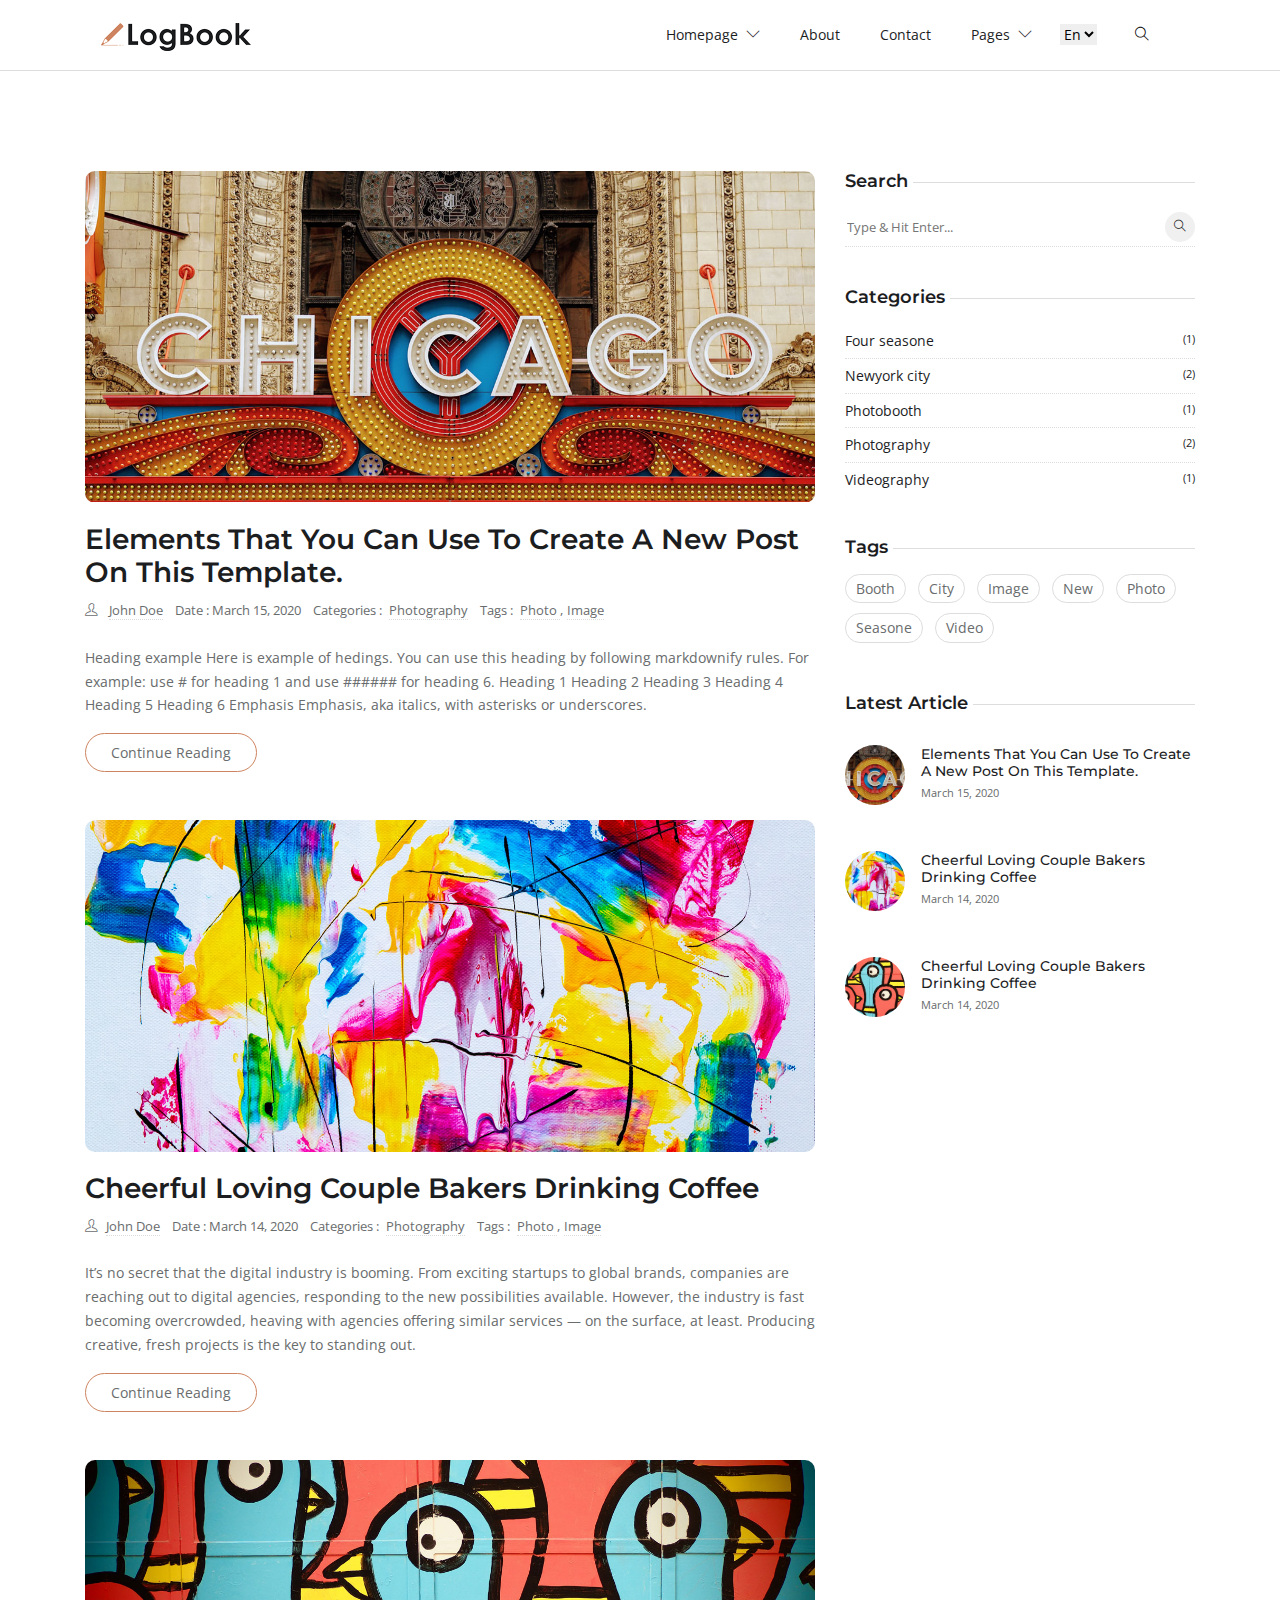
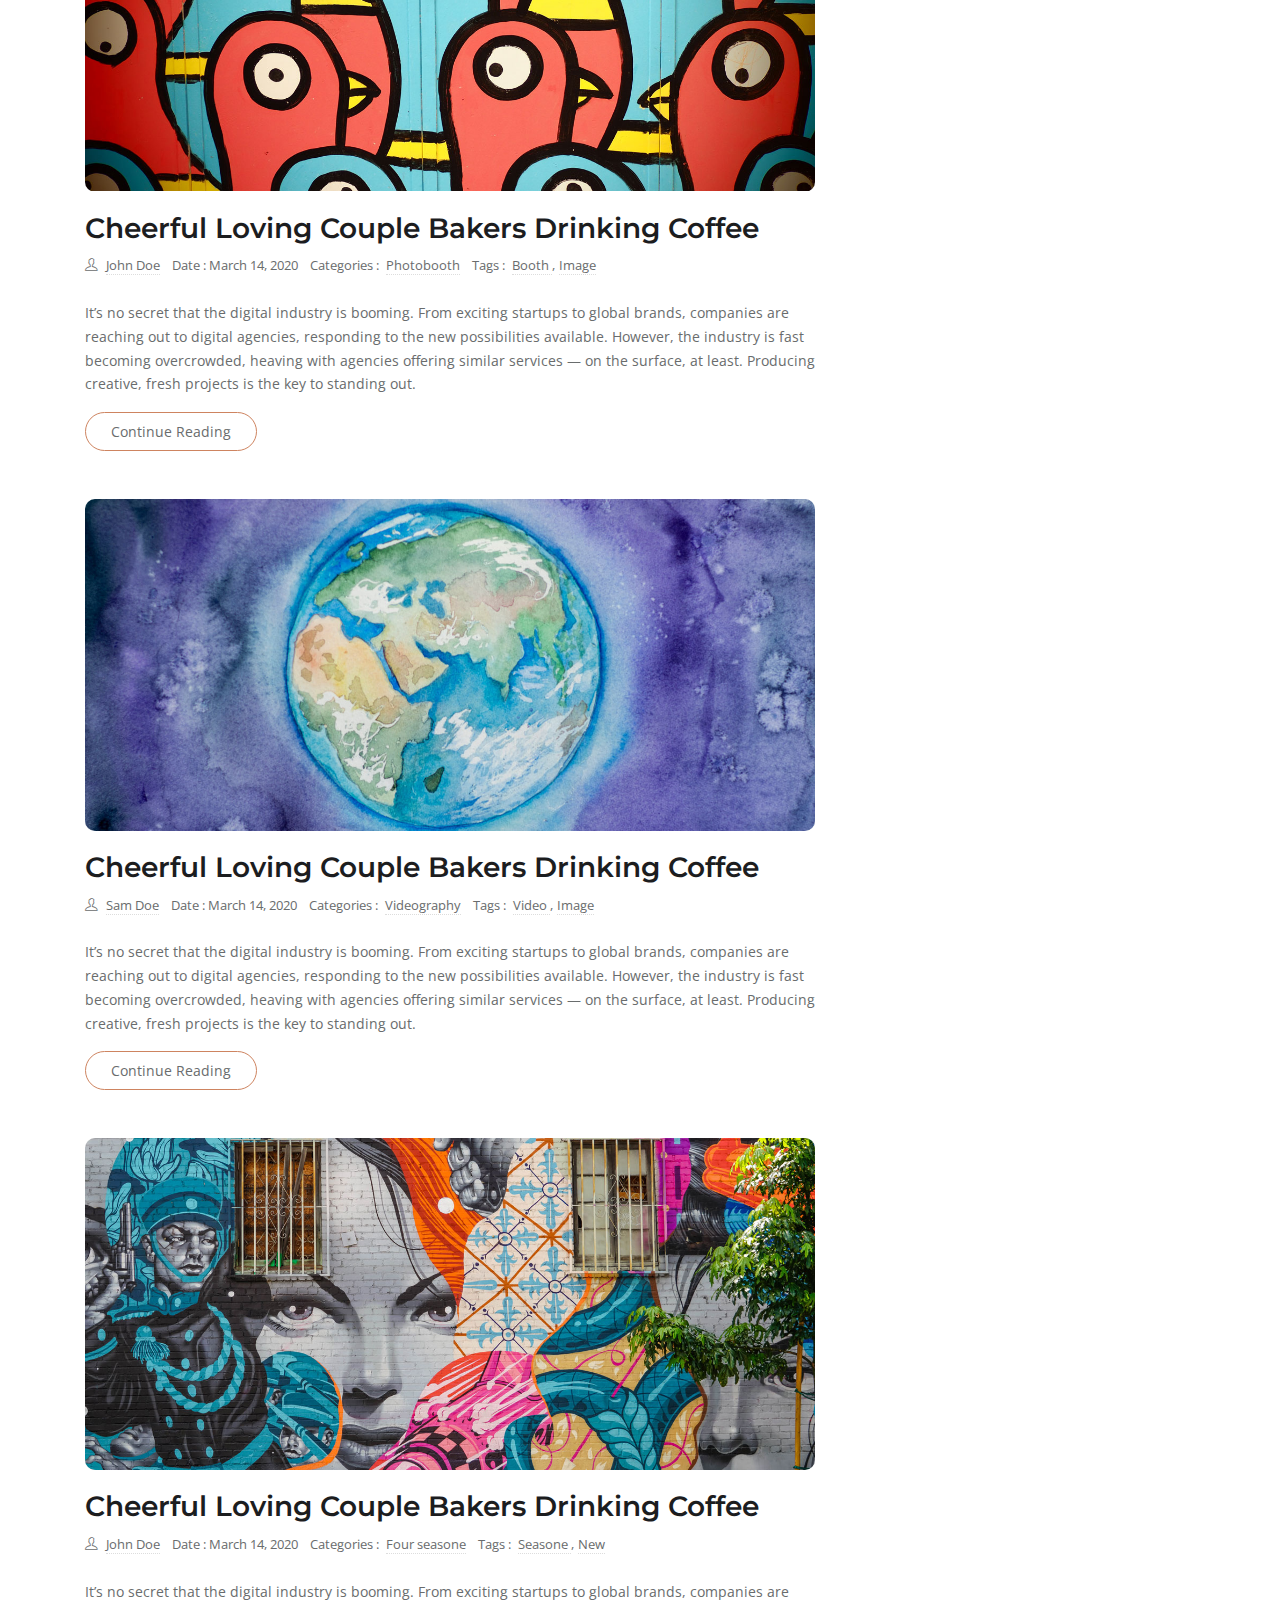
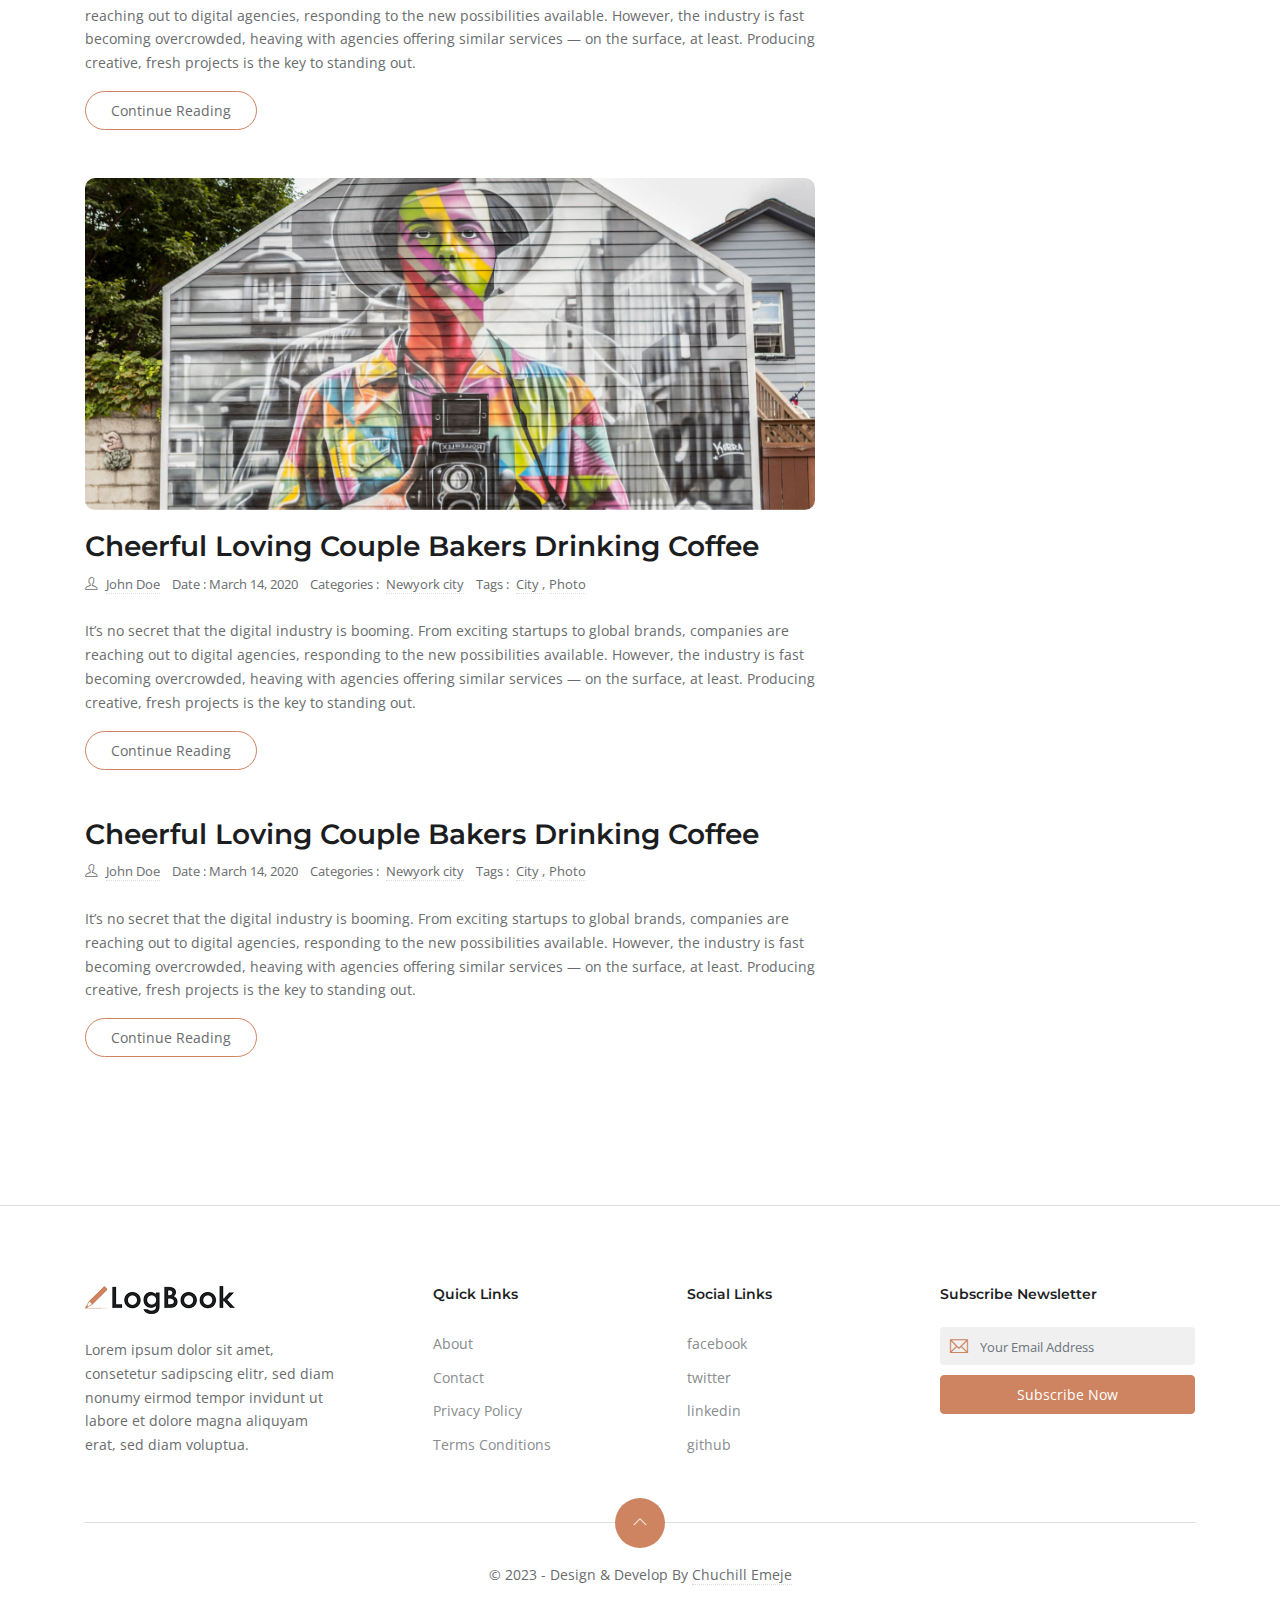
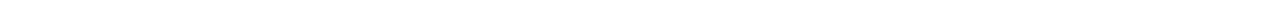
<file: index.html>
<!DOCTYPE html>

<html lang="en-us">
  <head>
    <meta charset="utf-8" />
    <title>Logbook - Homepage</title>

    <!-- mobile responsive meta -->
    <meta
      name="viewport"
      content="width=device-width, initial-scale=1, maximum-scale=5"
    />
    <meta name="description" content="This is meta description" />
    <meta name="author" content="Themefisher" />

    <!-- theme meta -->
    <meta name="theme-name" content="logbook" />

    <!-- plugins -->
    <link
      rel="preload"
      href="https://fonts.gstatic.com/s/opensans/v18/mem8YaGs126MiZpBA-UFWJ0bbck.woff2"
      style="font-display: optional"
    />
    <link rel="stylesheet" href="plugins/bootstrap/bootstrap.min.css" />
    <link
      rel="stylesheet"
      href="https://fonts.googleapis.com/css?family=Montserrat:600%7cOpen&#43;Sans&amp;display=swap"
      media="screen"
    />

    <link rel="stylesheet" href="plugins/themify-icons/themify-icons.css" />
    <link rel="stylesheet" href="plugins/slick/slick.css" />

    <!-- Main Stylesheet -->
    <link rel="stylesheet" href="css/style.css" />

    <!--Favicon-->
    <link rel="shortcut icon" href="images/favicon.png" type="image/x-icon" />
    <link rel="icon" href="images/favicon.png" type="image/x-icon" />
  </head>

  <body>
    <!-- navigation -->
    <header class="sticky-top bg-white border-bottom border-default">
      <div class="container">
        <nav class="navbar navbar-expand-lg navbar-white">
          <a class="navbar-brand" href="index.html">
            <img
              class="img-fluid"
              width="150px"
              src="images/logo.png"
              alt="LogBook"
            />
          </a>
          <button
            class="navbar-toggler border-0"
            type="button"
            data-toggle="collapse"
            data-target="#navigation"
          >
            <i class="ti-menu"></i>
          </button>

          <div class="collapse navbar-collapse text-center" id="navigation">
            <ul class="navbar-nav ml-auto">
              <li class="nav-item dropdown">
                <a
                  class="nav-link"
                  href="#"
                  role="button"
                  data-toggle="dropdown"
                  aria-haspopup="true"
                  aria-expanded="false"
                >
                  homepage <i class="ti-angle-down ml-1"></i>
                </a>
                <div class="dropdown-menu">
                  <a class="dropdown-item" href="index-full.html"
                    >Homepage Full Width</a
                  >
                  <a class="dropdown-item" href="index-full-left.html"
                    >Homepage Full With Left Sidebar</a
                  >
                  <a class="dropdown-item" href="index-full-right.html"
                    >Homepage Full With Right Sidebar</a
                  >
                  <a class="dropdown-item" href="index-list.html"
                    >Homepage List Style</a
                  >
                  <a class="dropdown-item" href="index-list-left.html"
                    >Homepage List With Left Sidebar</a
                  >
                  <a class="dropdown-item" href="index-list-right.html"
                    >Homepage List With Right Sidebar</a
                  >
                </div>
              </li>
              <li class="nav-item">
                <a class="nav-link" href="about.html">About</a>
              </li>
              <li class="nav-item">
                <a class="nav-link" href="contact.html">Contact</a>
              </li>
              <li class="nav-item dropdown">
                <a
                  class="nav-link"
                  href="#"
                  role="button"
                  data-toggle="dropdown"
                  aria-haspopup="true"
                  aria-expanded="false"
                  >Pages <i class="ti-angle-down ml-1"></i>
                </a>
                <div class="dropdown-menu">
                  <a class="dropdown-item" href="author.html">Author</a>
                  <a class="dropdown-item" href="post-details-1.html"
                    >Post Details 1</a
                  >
                  <a class="dropdown-item" href="post-details-2.html"
                    >Post Details 2</a
                  >
                  <a class="dropdown-item" href="post-elements.html"
                    >Post Elements</a
                  >
                  <a class="dropdown-item" href="privacy-policy.html"
                    >Privacy Policy</a
                  >
                  <a class="dropdown-item" href="terms-conditions.html"
                    >Terms Conditions</a
                  >
                </div>
              </li>
            </ul>

            <select class="m-2 border-0" id="select-language">
              <option id="en" value="about/" selected>En</option>
              <option id="fr" value="fr/about/">Fr</option>
            </select>

            <!-- search -->
            <div class="search px-4">
              <button id="searchOpen" class="search-btn">
                <i class="ti-search"></i>
              </button>
              <div class="search-wrapper">
                <form action="javascript:void(0)" class="h-100">
                  <input
                    class="search-box pl-4"
                    id="search-query"
                    name="s"
                    type="search"
                    placeholder="Type &amp; Hit Enter..."
                  />
                </form>
                <button id="searchClose" class="search-close">
                  <i class="ti-close text-dark"></i>
                </button>
              </div>
            </div>
          </div>
        </nav>
      </div>
    </header>
    <!-- /navigation -->

    <section class="section">
      <div class="container">
        <div class="row">
          <div class="col-lg-8 mb-5 mb-lg-0">
            <article class="row mb-5">
              <div class="col-12">
                <div class="post-slider">
                  <img
                    loading="lazy"
                    src="images/post/post-6.jpg"
                    class="img-fluid"
                    alt="post-thumb"
                  />
                  <img
                    loading="lazy"
                    src="images/post/post-1.jpg"
                    class="img-fluid"
                    alt="post-thumb"
                  />
                  <img
                    loading="lazy"
                    src="images/post/post-3.jpg"
                    class="img-fluid"
                    alt="post-thumb"
                  />
                </div>
              </div>
              <div class="col-12 mx-auto">
                <h3>
                  <a class="post-title" href="post-elements.html"
                    >Elements That You Can Use To Create A New Post On This
                    Template.</a
                  >
                </h3>
                <ul class="list-inline post-meta mb-4">
                  <li class="list-inline-item">
                    <i class="ti-user mr-2"></i>
                    <a href="author.html">John Doe</a>
                  </li>
                  <li class="list-inline-item">Date : March 15, 2020</li>
                  <li class="list-inline-item">
                    Categories : <a href="#!" class="ml-1">Photography </a>
                  </li>
                  <li class="list-inline-item">
                    Tags : <a href="#!" class="ml-1">Photo </a> ,<a
                      href="#!"
                      class="ml-1"
                      >Image
                    </a>
                  </li>
                </ul>
                <p>
                  Heading example Here is example of hedings. You can use this
                  heading by following markdownify rules. For example: use # for
                  heading 1 and use ###### for heading 6. Heading 1 Heading 2
                  Heading 3 Heading 4 Heading 5 Heading 6 Emphasis Emphasis, aka
                  italics, with asterisks or underscores.
                </p>
                <a href="post-elements.html" class="btn btn-outline-primary"
                  >Continue Reading</a
                >
              </div>
            </article>
            <article class="row mb-5">
              <div class="col-12">
                <div class="post-slider">
                  <img
                    loading="lazy"
                    src="images/post/post-1.jpg"
                    class="img-fluid"
                    alt="post-thumb"
                  />
                </div>
              </div>
              <div class="col-12 mx-auto">
                <h3>
                  <a class="post-title" href="post-details-1.html"
                    >Cheerful Loving Couple Bakers Drinking Coffee</a
                  >
                </h3>
                <ul class="list-inline post-meta mb-4">
                  <li class="list-inline-item">
                    <i class="ti-user mr-2"></i
                    ><a href="author.html">John Doe</a>
                  </li>
                  <li class="list-inline-item">Date : March 14, 2020</li>
                  <li class="list-inline-item">
                    Categories : <a href="#!" class="ml-1">Photography </a>
                  </li>
                  <li class="list-inline-item">
                    Tags : <a href="#!" class="ml-1">Photo </a> ,<a
                      href="#!"
                      class="ml-1"
                      >Image
                    </a>
                  </li>
                </ul>
                <p>
                  It’s no secret that the digital industry is booming. From
                  exciting startups to global brands, companies are reaching out
                  to digital agencies, responding to the new possibilities
                  available. However, the industry is fast becoming overcrowded,
                  heaving with agencies offering similar services — on the
                  surface, at least. Producing creative, fresh projects is the
                  key to standing out.
                </p>
                <a href="post-details-1.html" class="btn btn-outline-primary"
                  >Continue Reading</a
                >
              </div>
            </article>
            <article class="row mb-5">
              <div class="col-12">
                <div class="post-slider">
                  <img
                    loading="lazy"
                    src="images/post/post-2.jpg"
                    class="img-fluid"
                    alt="post-thumb"
                  />
                  <img
                    loading="lazy"
                    src="images/post/post-4.jpg"
                    class="img-fluid"
                    alt="post-thumb"
                  />
                </div>
              </div>
              <div class="col-12 mx-auto">
                <h3>
                  <a class="post-title" href="post-details-2.html"
                    >Cheerful Loving Couple Bakers Drinking Coffee</a
                  >
                </h3>
                <ul class="list-inline post-meta mb-4">
                  <li class="list-inline-item">
                    <i class="ti-user mr-2"></i
                    ><a href="author.html">John Doe</a>
                  </li>
                  <li class="list-inline-item">Date : March 14, 2020</li>
                  <li class="list-inline-item">
                    Categories : <a href="#!" class="ml-1">Photobooth </a>
                  </li>
                  <li class="list-inline-item">
                    Tags : <a href="#!" class="ml-1">Booth </a> ,<a
                      href="#!"
                      class="ml-1"
                      >Image
                    </a>
                  </li>
                </ul>
                <p>
                  It’s no secret that the digital industry is booming. From
                  exciting startups to global brands, companies are reaching out
                  to digital agencies, responding to the new possibilities
                  available. However, the industry is fast becoming overcrowded,
                  heaving with agencies offering similar services — on the
                  surface, at least. Producing creative, fresh projects is the
                  key to standing out.
                </p>
                <a href="post-details-2.html" class="btn btn-outline-primary"
                  >Continue Reading</a
                >
              </div>
            </article>
            <article class="row mb-5">
              <div class="col-12">
                <div class="post-slider">
                  <img
                    loading="lazy"
                    src="images/post/post-3.jpg"
                    class="img-fluid"
                    alt="post-thumb"
                  />
                </div>
              </div>
              <div class="col-12 mx-auto">
                <h3>
                  <a class="post-title" href="post-details-2.html"
                    >Cheerful Loving Couple Bakers Drinking Coffee</a
                  >
                </h3>
                <ul class="list-inline post-meta mb-4">
                  <li class="list-inline-item">
                    <i class="ti-user mr-2"></i
                    ><a href="author.html">Sam Doe</a>
                  </li>
                  <li class="list-inline-item">Date : March 14, 2020</li>
                  <li class="list-inline-item">
                    Categories : <a href="#!" class="ml-1">Videography </a>
                  </li>
                  <li class="list-inline-item">
                    Tags : <a href="#!" class="ml-1">Video </a> ,<a
                      href="#!"
                      class="ml-1"
                      >Image
                    </a>
                  </li>
                </ul>
                <p>
                  It’s no secret that the digital industry is booming. From
                  exciting startups to global brands, companies are reaching out
                  to digital agencies, responding to the new possibilities
                  available. However, the industry is fast becoming overcrowded,
                  heaving with agencies offering similar services — on the
                  surface, at least. Producing creative, fresh projects is the
                  key to standing out.
                </p>
                <a href="post-details-2.html" class="btn btn-outline-primary"
                  >Continue Reading</a
                >
              </div>
            </article>
            <article class="row mb-5">
              <div class="col-12">
                <div class="post-slider">
                  <img
                    loading="lazy"
                    src="images/post/post-4.jpg"
                    class="img-fluid"
                    alt="post-thumb"
                  />
                  <img
                    loading="lazy"
                    src="images/post/post-1.jpg"
                    class="img-fluid"
                    alt="post-thumb"
                  />
                </div>
              </div>
              <div class="col-12 mx-auto">
                <h3>
                  <a class="post-title" href="post-details-1.html"
                    >Cheerful Loving Couple Bakers Drinking Coffee</a
                  >
                </h3>
                <ul class="list-inline post-meta mb-4">
                  <li class="list-inline-item">
                    <i class="ti-user mr-2"></i
                    ><a href="author.html">John Doe</a>
                  </li>
                  <li class="list-inline-item">Date : March 14, 2020</li>
                  <li class="list-inline-item">
                    Categories : <a href="#!" class="ml-1">Four seasone </a>
                  </li>
                  <li class="list-inline-item">
                    Tags : <a href="#!" class="ml-1">Seasone </a> ,<a
                      href="#!"
                      class="ml-1"
                      >New
                    </a>
                  </li>
                </ul>
                <p>
                  It’s no secret that the digital industry is booming. From
                  exciting startups to global brands, companies are reaching out
                  to digital agencies, responding to the new possibilities
                  available. However, the industry is fast becoming overcrowded,
                  heaving with agencies offering similar services — on the
                  surface, at least. Producing creative, fresh projects is the
                  key to standing out.
                </p>
                <a href="post-details-1.html" class="btn btn-outline-primary"
                  >Continue Reading</a
                >
              </div>
            </article>
            <article class="row mb-5">
              <div class="col-12">
                <div class="post-slider">
                  <img
                    loading="lazy"
                    src="images/post/post-5.jpg"
                    class="img-fluid"
                    alt="post-thumb"
                  />
                </div>
              </div>
              <div class="col-12 mx-auto">
                <h3>
                  <a class="post-title" href="post-details-1.html"
                    >Cheerful Loving Couple Bakers Drinking Coffee</a
                  >
                </h3>
                <ul class="list-inline post-meta mb-4">
                  <li class="list-inline-item">
                    <i class="ti-user mr-2"></i
                    ><a href="author.html">John Doe</a>
                  </li>
                  <li class="list-inline-item">Date : March 14, 2020</li>
                  <li class="list-inline-item">
                    Categories : <a href="#!" class="ml-1">Newyork city </a>
                  </li>
                  <li class="list-inline-item">
                    Tags : <a href="#!" class="ml-1">City </a> ,<a
                      href="#!"
                      class="ml-1"
                      >Photo
                    </a>
                  </li>
                </ul>
                <p>
                  It’s no secret that the digital industry is booming. From
                  exciting startups to global brands, companies are reaching out
                  to digital agencies, responding to the new possibilities
                  available. However, the industry is fast becoming overcrowded,
                  heaving with agencies offering similar services — on the
                  surface, at least. Producing creative, fresh projects is the
                  key to standing out.
                </p>
                <a href="post-details-1.html" class="btn btn-outline-primary"
                  >Continue Reading</a
                >
              </div>
            </article>
            <article class="row mb-5">
              <div class="col-12 mx-auto">
                <h3>
                  <a class="post-title" href="post-details-2.html"
                    >Cheerful Loving Couple Bakers Drinking Coffee</a
                  >
                </h3>
                <ul class="list-inline post-meta mb-4">
                  <li class="list-inline-item">
                    <i class="ti-user mr-2"></i
                    ><a href="author.html">John Doe</a>
                  </li>
                  <li class="list-inline-item">Date : March 14, 2020</li>
                  <li class="list-inline-item">
                    Categories : <a href="#!" class="ml-1">Newyork city </a>
                  </li>
                  <li class="list-inline-item">
                    Tags : <a href="#!" class="ml-1">City </a> ,<a
                      href="#!"
                      class="ml-1"
                      >Photo
                    </a>
                  </li>
                </ul>
                <p>
                  It’s no secret that the digital industry is booming. From
                  exciting startups to global brands, companies are reaching out
                  to digital agencies, responding to the new possibilities
                  available. However, the industry is fast becoming overcrowded,
                  heaving with agencies offering similar services — on the
                  surface, at least. Producing creative, fresh projects is the
                  key to standing out.
                </p>
                <a href="post-details-2.html" class="btn btn-outline-primary"
                  >Continue Reading</a
                >
              </div>
            </article>
          </div>
          <aside class="col-lg-4">
            <!-- Search -->
            <div class="widget">
              <h5 class="widget-title"><span>Search</span></h5>
              <form action="/logbook-hugo/search" class="widget-search">
                <input
                  id="search-query"
                  name="s"
                  type="search"
                  placeholder="Type &amp; Hit Enter..."
                />
                <button type="submit"><i class="ti-search"></i></button>
              </form>
            </div>
            <!-- categories -->
            <div class="widget">
              <h5 class="widget-title"><span>Categories</span></h5>
              <ul class="list-unstyled widget-list">
                <li>
                  <a href="#!" class="d-flex"
                    >Four seasone <small class="ml-auto">(1)</small></a
                  >
                </li>
                <li>
                  <a href="#!" class="d-flex"
                    >Newyork city <small class="ml-auto">(2)</small></a
                  >
                </li>
                <li>
                  <a href="#!" class="d-flex"
                    >Photobooth <small class="ml-auto">(1)</small></a
                  >
                </li>
                <li>
                  <a href="#!" class="d-flex"
                    >Photography <small class="ml-auto">(2)</small></a
                  >
                </li>
                <li>
                  <a href="#!" class="d-flex"
                    >Videography <small class="ml-auto">(1)</small></a
                  >
                </li>
              </ul>
            </div>
            <!-- tags -->
            <div class="widget">
              <h5 class="widget-title"><span>Tags</span></h5>
              <ul class="list-inline widget-list-inline">
                <li class="list-inline-item"><a href="#!">Booth</a></li>
                <li class="list-inline-item"><a href="#!">City</a></li>
                <li class="list-inline-item"><a href="#!">Image</a></li>
                <li class="list-inline-item"><a href="#!">New</a></li>
                <li class="list-inline-item"><a href="#!">Photo</a></li>
                <li class="list-inline-item"><a href="#!">Seasone</a></li>
                <li class="list-inline-item"><a href="#!">Video</a></li>
              </ul>
            </div>
            <!-- latest post -->
            <div class="widget">
              <h5 class="widget-title"><span>Latest Article</span></h5>
              <!-- post-item -->
              <ul class="list-unstyled widget-list">
                <li class="media widget-post align-items-center">
                  <a href="post-elements.html">
                    <img
                      loading="lazy"
                      class="mr-3"
                      src="images/post/post-6.jpg"
                    />
                  </a>
                  <div class="media-body">
                    <h5 class="h6 mb-0">
                      <a href="post-elements.html"
                        >Elements That You Can Use To Create A New Post On This
                        Template.</a
                      >
                    </h5>
                    <small>March 15, 2020</small>
                  </div>
                </li>
              </ul>
              <ul class="list-unstyled widget-list">
                <li class="media widget-post align-items-center">
                  <a href="post-details-1.html">
                    <img
                      loading="lazy"
                      class="mr-3"
                      src="images/post/post-1.jpg"
                    />
                  </a>
                  <div class="media-body">
                    <h5 class="h6 mb-0">
                      <a href="post-details-1.html"
                        >Cheerful Loving Couple Bakers Drinking Coffee</a
                      >
                    </h5>
                    <small>March 14, 2020</small>
                  </div>
                </li>
              </ul>
              <ul class="list-unstyled widget-list">
                <li class="media widget-post align-items-center">
                  <a href="post-details-2.html">
                    <img
                      loading="lazy"
                      class="mr-3"
                      src="images/post/post-2.jpg"
                    />
                  </a>
                  <div class="media-body">
                    <h5 class="h6 mb-0">
                      <a href="post-details-2.html"
                        >Cheerful Loving Couple Bakers Drinking Coffee</a
                      >
                    </h5>
                    <small>March 14, 2020</small>
                  </div>
                </li>
              </ul>
            </div>
          </aside>
        </div>
      </div>
    </section>

    <footer class="section-sm pb-0 border-top border-default">
      <div class="container">
        <div class="row justify-content-between">
          <div class="col-md-3 mb-4">
            <a class="mb-4 d-block" href="index.html">
              <img
                class="img-fluid"
                width="150px"
                src="images/logo.png"
                alt="LogBook"
              />
            </a>
            <p>
              Lorem ipsum dolor sit amet, consetetur sadipscing elitr, sed diam
              nonumy eirmod tempor invidunt ut labore et dolore magna aliquyam
              erat, sed diam voluptua.
            </p>
          </div>

          <div class="col-lg-2 col-md-3 col-6 mb-4">
            <h6 class="mb-4">Quick Links</h6>
            <ul class="list-unstyled footer-list">
              <li><a href="about.html">About</a></li>
              <li><a href="contact.html">Contact</a></li>
              <li><a href="privacy-policy.html">Privacy Policy</a></li>
              <li><a href="terms-conditions.html">Terms Conditions</a></li>
            </ul>
          </div>

          <div class="col-lg-2 col-md-3 col-6 mb-4">
            <h6 class="mb-4">Social Links</h6>
            <ul class="list-unstyled footer-list">
              <li><a href="#">facebook</a></li>
              <li><a href="#">twitter</a></li>
              <li><a href="#">linkedin</a></li>
              <li><a href="#">github</a></li>
            </ul>
          </div>

          <div class="col-md-3 mb-4">
            <h6 class="mb-4">Subscribe Newsletter</h6>
            <form
              class="subscription"
              action="javascript:void(0)"
              method="post"
            >
              <div class="position-relative">
                <i class="ti-email email-icon"></i>
                <input
                  type="email"
                  class="form-control"
                  placeholder="Your Email Address"
                />
              </div>
              <button class="btn btn-primary btn-block rounded" type="submit">
                Subscribe now
              </button>
            </form>
          </div>
        </div>
        <div class="scroll-top">
          <a href="javascript:void(0);" id="scrollTop"
            ><i class="ti-angle-up"></i
          ></a>
        </div>
        <div class="text-center">
          <p class="content">
            &copy; 2023 - Design &amp; Develop By
            <a href="https://github.com/ChuchillEmeje/" target="_blank"
              >Chuchill Emeje</a
            >
          </p>
        </div>
      </div>
    </footer>

    <!-- JS Plugins -->
    <script src="plugins/jQuery/jquery.min.js"></script>
    <script src="plugins/bootstrap/bootstrap.min.js" async></script>
    <script src="plugins/slick/slick.min.js"></script>

    <!-- Main Script -->
    <script src="js/script.js"></script>
  </body>
</html>
</file>
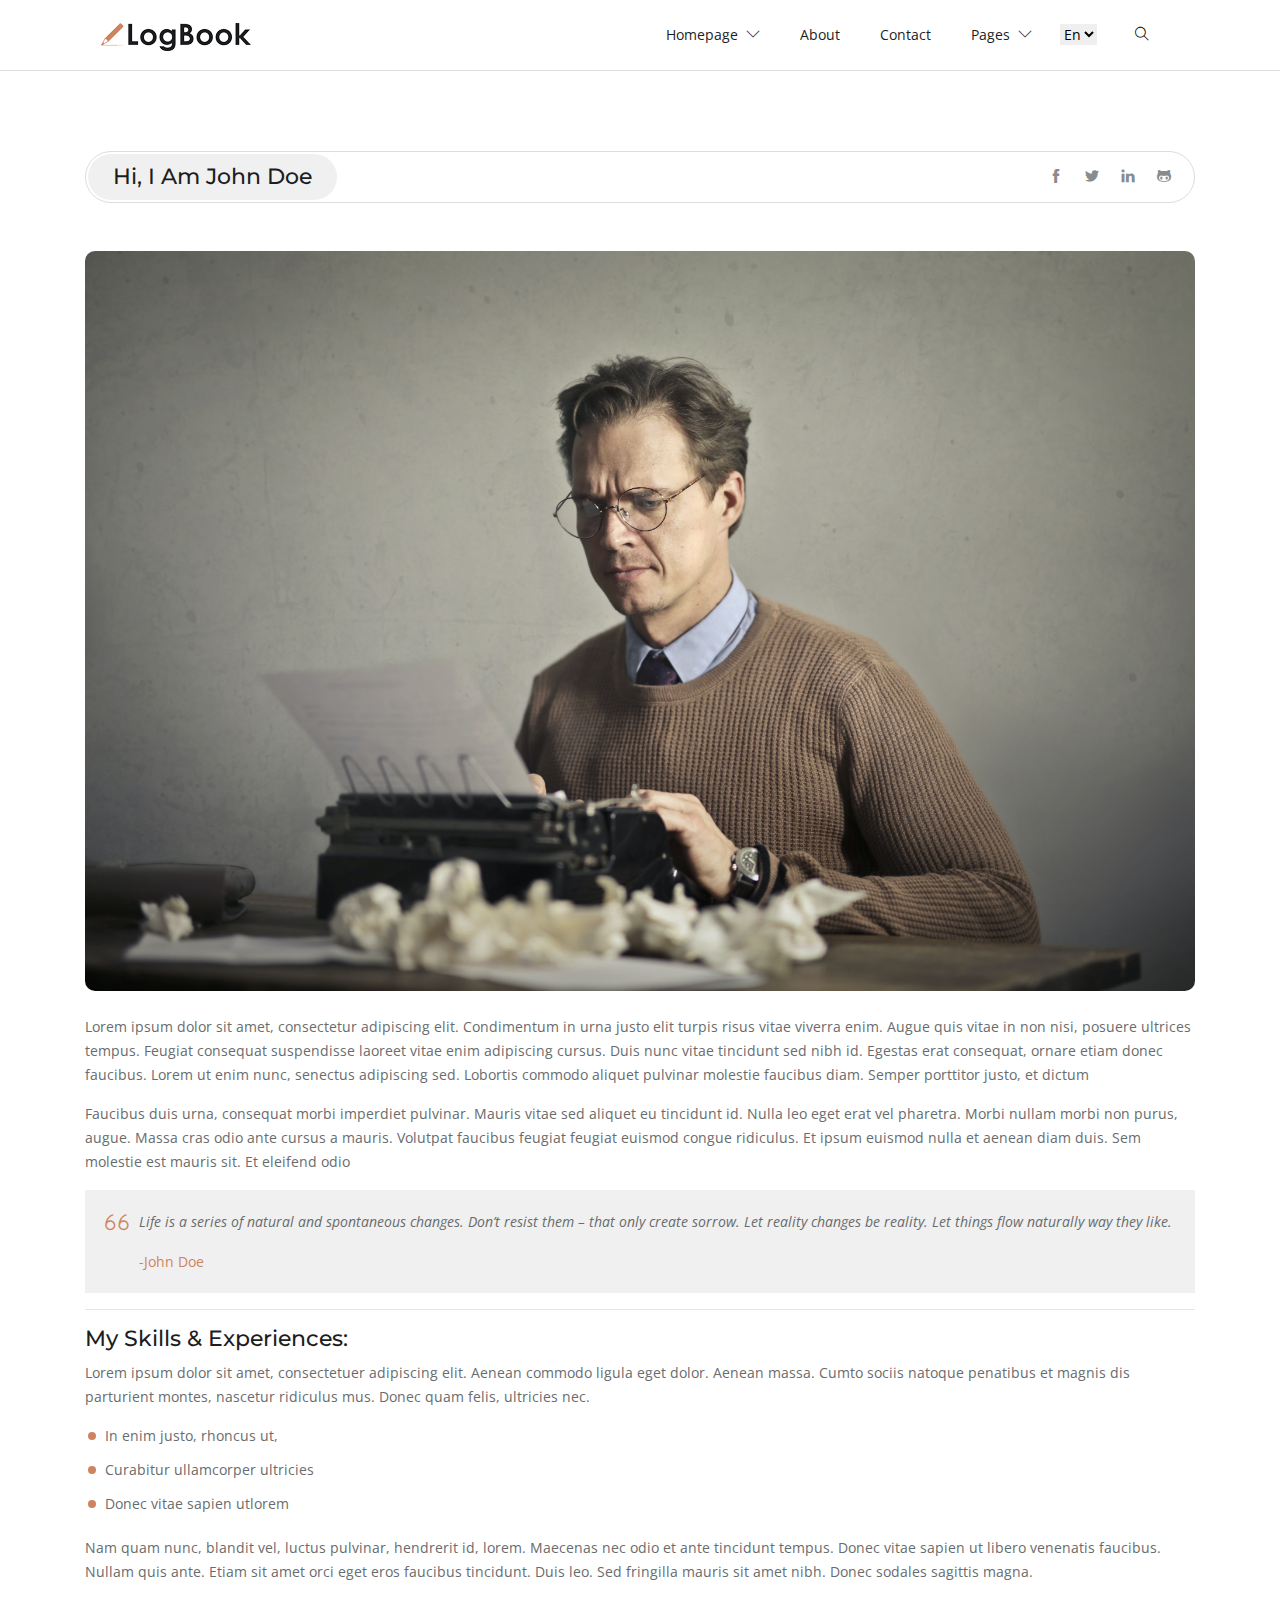
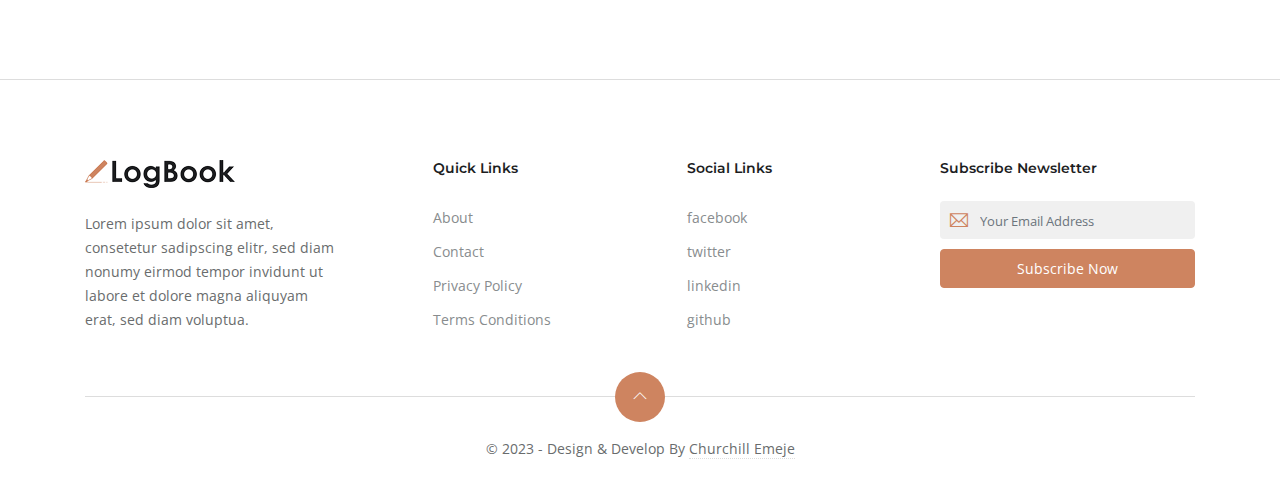
<file: about.html>
<!DOCTYPE html>

<html lang="en-us">
  <head>
    <meta charset="utf-8" />
    <title>Hi, I Am John Doe</title>

    <!-- mobile responsive meta -->
    <meta
      name="viewport"
      content="width=device-width, initial-scale=1, maximum-scale=5"
    />
    <meta name="description" content="This is meta description" />
    <meta name="author" content="Themefisher" />

    <!-- plugins -->
    <link
      rel="preload"
      href="https://fonts.gstatic.com/s/opensans/v18/mem8YaGs126MiZpBA-UFWJ0bbck.woff2"
      style="font-display: optional"
    />
    <link rel="stylesheet" href="plugins/bootstrap/bootstrap.min.css" />
    <link
      rel="stylesheet"
      href="https://fonts.googleapis.com/css?family=Montserrat:600%7cOpen&#43;Sans&amp;display=swap"
      media="screen"
    />

    <link rel="stylesheet" href="plugins/themify-icons/themify-icons.css" />
    <link rel="stylesheet" href="plugins/slick/slick.css" />

    <!-- Main Stylesheet -->
    <link rel="stylesheet" href="css/style.css" />

    <!--Favicon-->
    <link rel="shortcut icon" href="images/favicon.png" type="image/x-icon" />
    <link rel="icon" href="images/favicon.png" type="image/x-icon" />
  </head>

  <body>
    <!-- navigation -->
    <header class="sticky-top bg-white border-bottom border-default">
      <div class="container">
        <nav class="navbar navbar-expand-lg navbar-white">
          <a class="navbar-brand" href="index.html">
            <img
              class="img-fluid"
              width="150px"
              src="images/logo.png"
              alt="LogBook"
            />
          </a>
          <button
            class="navbar-toggler border-0"
            type="button"
            data-toggle="collapse"
            data-target="#navigation"
          >
            <i class="ti-menu"></i>
          </button>

          <div class="collapse navbar-collapse text-center" id="navigation">
            <ul class="navbar-nav ml-auto">
              <li class="nav-item dropdown">
                <a
                  class="nav-link"
                  href="#"
                  role="button"
                  data-toggle="dropdown"
                  aria-haspopup="true"
                  aria-expanded="false"
                >
                  homepage <i class="ti-angle-down ml-1"></i>
                </a>
                <div class="dropdown-menu">
                  <a class="dropdown-item" href="index-full.html"
                    >Homepage Full Width</a
                  >
                  <a class="dropdown-item" href="index-full-left.html"
                    >Homepage Full With Left Sidebar</a
                  >
                  <a class="dropdown-item" href="index-full-right.html"
                    >Homepage Full With Right Sidebar</a
                  >
                  <a class="dropdown-item" href="index-list.html"
                    >Homepage List Style</a
                  >
                  <a class="dropdown-item" href="index-list-left.html"
                    >Homepage List With Left Sidebar</a
                  >
                  <a class="dropdown-item" href="index-list-right.html"
                    >Homepage List With Right Sidebar</a
                  >
                </div>
              </li>
              <li class="nav-item">
                <a class="nav-link" href="about.html">About</a>
              </li>
              <li class="nav-item">
                <a class="nav-link" href="contact.html">Contact</a>
              </li>
              <li class="nav-item dropdown">
                <a
                  class="nav-link"
                  href="#"
                  role="button"
                  data-toggle="dropdown"
                  aria-haspopup="true"
                  aria-expanded="false"
                  >Pages <i class="ti-angle-down ml-1"></i>
                </a>
                <div class="dropdown-menu">
                  <a class="dropdown-item" href="author.html">Author</a>
                  <a class="dropdown-item" href="post-details-1.html"
                    >Post Details 1</a
                  >
                  <a class="dropdown-item" href="post-details-2.html"
                    >Post Details 2</a
                  >
                  <a class="dropdown-item" href="post-elements.html"
                    >Post Elements</a
                  >
                  <a class="dropdown-item" href="privacy-policy.html"
                    >Privacy Policy</a
                  >
                  <a class="dropdown-item" href="terms-conditions.html"
                    >Terms Conditions</a
                  >
                </div>
              </li>
            </ul>

            <select class="m-2 border-0" id="select-language">
              <option id="en" value="about/" selected>En</option>
              <option id="fr" value="fr/about/">Fr</option>
            </select>

            <!-- search -->
            <div class="search px-4">
              <button id="searchOpen" class="search-btn">
                <i class="ti-search"></i>
              </button>
              <div class="search-wrapper">
                <form action="javascript:void(0)" class="h-100">
                  <input
                    class="search-box pl-4"
                    id="search-query"
                    name="s"
                    type="search"
                    placeholder="Type &amp; Hit Enter..."
                  />
                </form>
                <button id="searchClose" class="search-close">
                  <i class="ti-close text-dark"></i>
                </button>
              </div>
            </div>
          </div>
        </nav>
      </div>
    </header>
    <!-- /navigation -->

    <section class="section-sm">
      <div class="container">
        <div class="row">
          <div class="col-12">
            <div class="title-bordered mb-5 d-flex align-items-center">
              <h1 class="h4">Hi, I Am John Doe</h1>
              <ul
                class="list-inline social-icons ml-auto mr-3 d-none d-sm-block"
              >
                <li class="list-inline-item">
                  <a href="#"><i class="ti-facebook"></i></a>
                </li>
                <li class="list-inline-item">
                  <a href="#"><i class="ti-twitter-alt"></i></a>
                </li>
                <li class="list-inline-item">
                  <a href="#"><i class="ti-linkedin"></i></a>
                </li>
                <li class="list-inline-item">
                  <a href="#"><i class="ti-github"></i></a>
                </li>
              </ul>
            </div>
            <img
              src="images/author-full.jpg"
              class="img-fluid w-100 mb-4 rounded-lg"
              alt="author"
            />
            <div class="content">
              <p>
                Lorem ipsum dolor sit amet, consectetur adipiscing elit.
                Condimentum in urna justo elit turpis risus vitae viverra enim.
                Augue quis vitae in non nisi, posuere ultrices tempus. Feugiat
                consequat suspendisse laoreet vitae enim adipiscing cursus. Duis
                nunc vitae tincidunt sed nibh id. Egestas erat consequat, ornare
                etiam donec faucibus. Lorem ut enim nunc, senectus adipiscing
                sed. Lobortis commodo aliquet pulvinar molestie faucibus diam.
                Semper porttitor justo, et dictum
              </p>
              <p>
                Faucibus duis urna, consequat morbi imperdiet pulvinar. Mauris
                vitae sed aliquet eu tincidunt id. Nulla leo eget erat vel
                pharetra. Morbi nullam morbi non purus, augue. Massa cras odio
                ante cursus a mauris. Volutpat faucibus feugiat feugiat euismod
                congue ridiculus. Et ipsum euismod nulla et aenean diam duis.
                Sem molestie est mauris sit. Et eleifend odio
              </p>
              <div class="quote">
                <i class="ti-quote-left"></i>
                <div>
                  <p>
                    Life is a series of natural and spontaneous changes. Don’t
                    resist them – that only create sorrow. Let reality changes
                    be reality. Let things flow naturally way they like.
                  </p>
                  <span class="quote-by"> -John Doe</span>
                </div>
              </div>
              <hr />
              <h4 id="my-skills--experiences">My Skills &amp; Experiences:</h4>
              <p>
                Lorem ipsum dolor sit amet, consectetuer adipiscing elit. Aenean
                commodo ligula eget dolor. Aenean massa. Cumto sociis natoque
                penatibus et magnis dis parturient montes, nascetur ridiculus
                mus. Donec quam felis, ultricies nec.
              </p>
              <ul>
                <li>In enim justo, rhoncus ut,</li>
                <li>Curabitur ullamcorper ultricies</li>
                <li>Donec vitae sapien utlorem</li>
              </ul>
              <p>
                Nam quam nunc, blandit vel, luctus pulvinar, hendrerit id,
                lorem. Maecenas nec odio et ante tincidunt tempus. Donec vitae
                sapien ut libero venenatis faucibus. Nullam quis ante. Etiam sit
                amet orci eget eros faucibus tincidunt. Duis leo. Sed fringilla
                mauris sit amet nibh. Donec sodales sagittis magna.
              </p>
            </div>
          </div>
        </div>
      </div>
    </section>

    <footer class="section-sm pb-0 border-top border-default">
      <div class="container">
        <div class="row justify-content-between">
          <div class="col-md-3 mb-4">
            <a class="mb-4 d-block" href="index.html">
              <img
                class="img-fluid"
                width="150px"
                src="images/logo.png"
                alt="LogBook"
              />
            </a>
            <p>
              Lorem ipsum dolor sit amet, consetetur sadipscing elitr, sed diam
              nonumy eirmod tempor invidunt ut labore et dolore magna aliquyam
              erat, sed diam voluptua.
            </p>
          </div>

          <div class="col-lg-2 col-md-3 col-6 mb-4">
            <h6 class="mb-4">Quick Links</h6>
            <ul class="list-unstyled footer-list">
              <li><a href="about.html">About</a></li>
              <li><a href="contact.html">Contact</a></li>
              <li><a href="privacy-policy.html">Privacy Policy</a></li>
              <li><a href="terms-conditions.html">Terms Conditions</a></li>
            </ul>
          </div>

          <div class="col-lg-2 col-md-3 col-6 mb-4">
            <h6 class="mb-4">Social Links</h6>
            <ul class="list-unstyled footer-list">
              <li><a href="#">facebook</a></li>
              <li><a href="#">twitter</a></li>
              <li><a href="#">linkedin</a></li>
              <li><a href="#">github</a></li>
            </ul>
          </div>

          <div class="col-md-3 mb-4">
            <h6 class="mb-4">Subscribe Newsletter</h6>
            <form
              class="subscription"
              action="javascript:void(0)"
              method="post"
            >
              <div class="position-relative">
                <i class="ti-email email-icon"></i>
                <input
                  type="email"
                  class="form-control"
                  placeholder="Your Email Address"
                />
              </div>
              <button class="btn btn-primary btn-block rounded" type="submit">
                Subscribe now
              </button>
            </form>
          </div>
        </div>
        <div class="scroll-top">
          <a href="javascript:void(0);" id="scrollTop"
            ><i class="ti-angle-up"></i
          ></a>
        </div>
        <div class="text-center">
          <p class="content">
            &copy; 2023 - Design &amp; Develop By
            <a href="https://github.com/ChuchillEmeje" target="_blank"
              >Churchill Emeje</a
            >
          </p>
        </div>
      </div>
    </footer>

    <!-- JS Plugins -->
    <script src="plugins/jQuery/jquery.min.js"></script>
    <script src="plugins/bootstrap/bootstrap.min.js" async></script>
    <script src="plugins/slick/slick.min.js"></script>

    <!-- Main Script -->
    <script src="js/script.js"></script>
  </body>
</html>
</file>
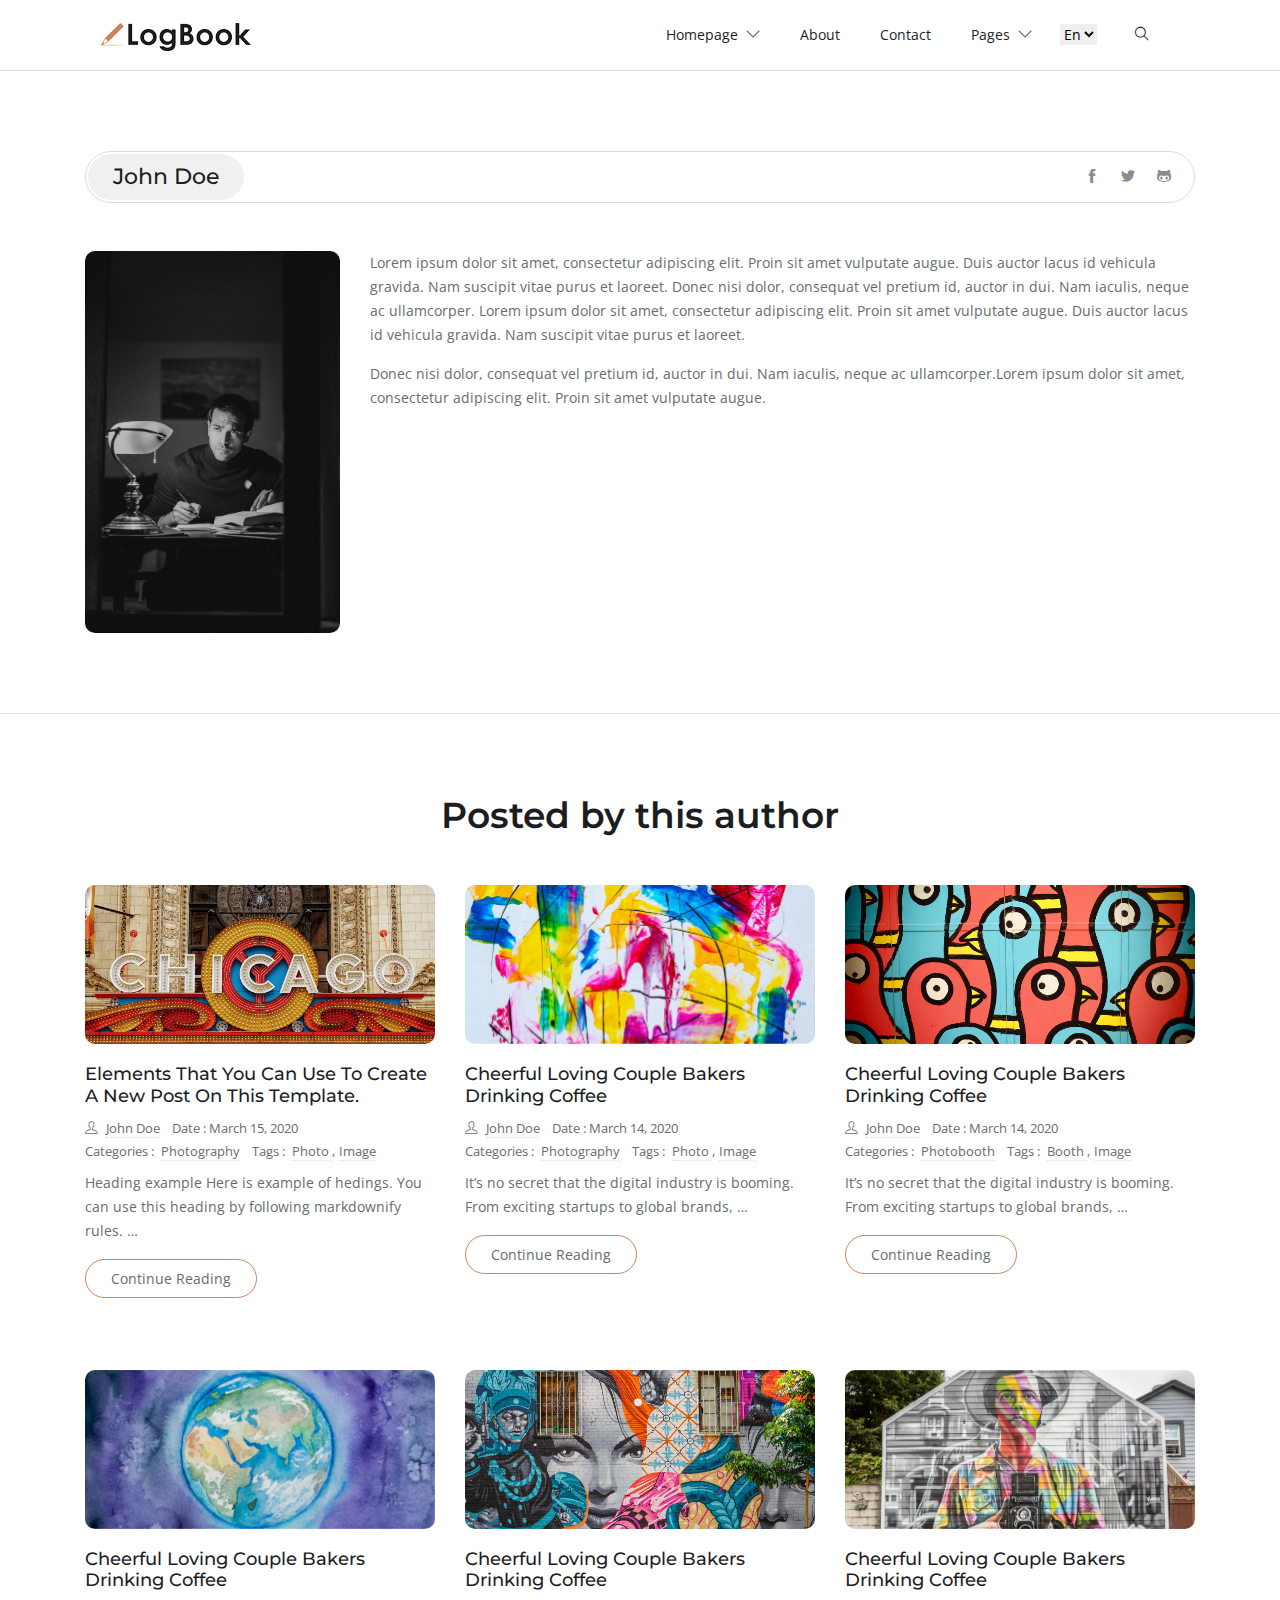
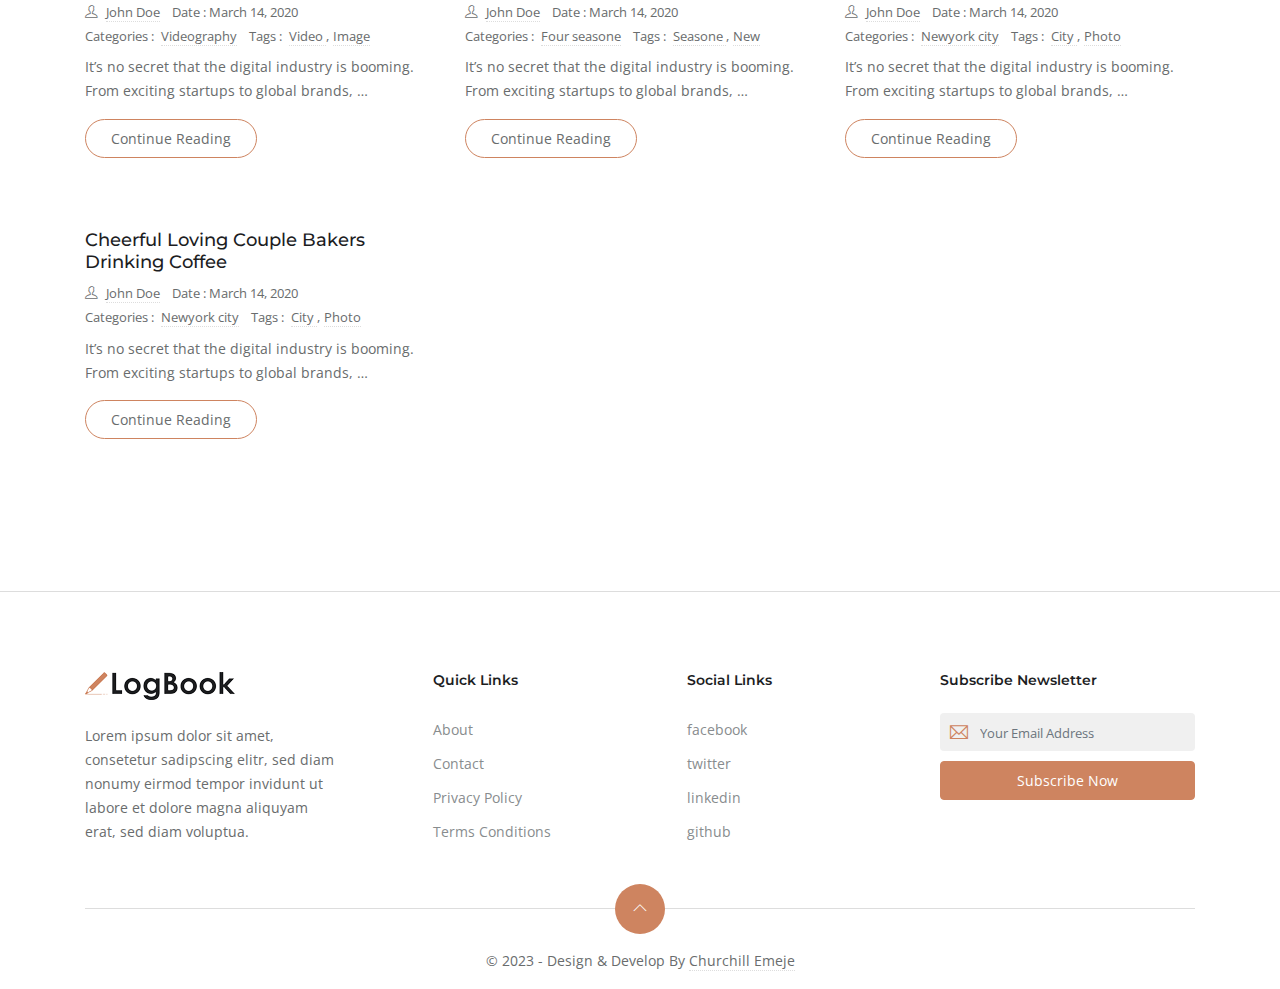
<file: author.html>
<!DOCTYPE html>
<html lang="en-us">
  <head>
    <meta charset="utf-8" />
    <title>John Doe</title>

    <!-- mobile responsive meta -->
    <meta
      name="viewport"
      content="width=device-width, initial-scale=1, maximum-scale=5"
    />
    <meta name="description" content="This is meta description" />
    <meta name="author" content="Themefisher" />

    <!-- plugins -->
    <link
      rel="preload"
      href="https://fonts.gstatic.com/s/opensans/v18/mem8YaGs126MiZpBA-UFWJ0bbck.woff2"
      style="font-display: optional"
    />
    <link rel="stylesheet" href="plugins/bootstrap/bootstrap.min.css" />
    <link
      rel="stylesheet"
      href="https://fonts.googleapis.com/css?family=Montserrat:600%7cOpen&#43;Sans&amp;display=swap"
      media="screen"
    />

    <link rel="stylesheet" href="plugins/themify-icons/themify-icons.css" />
    <link rel="stylesheet" href="plugins/slick/slick.css" />

    <!-- Main Stylesheet -->
    <link rel="stylesheet" href="css/style.css" />

    <!--Favicon-->
    <link rel="shortcut icon" href="images/favicon.png" type="image/x-icon" />
    <link rel="icon" href="images/favicon.png" type="image/x-icon" />
  </head>

  <body>
    <!-- navigation -->
    <header class="sticky-top bg-white border-bottom border-default">
      <div class="container">
        <nav class="navbar navbar-expand-lg navbar-white">
          <a class="navbar-brand" href="index.html">
            <img
              class="img-fluid"
              width="150px"
              src="images/logo.png"
              alt="LogBook"
            />
          </a>
          <button
            class="navbar-toggler border-0"
            type="button"
            data-toggle="collapse"
            data-target="#navigation"
          >
            <i class="ti-menu"></i>
          </button>

          <div class="collapse navbar-collapse text-center" id="navigation">
            <ul class="navbar-nav ml-auto">
              <li class="nav-item dropdown">
                <a
                  class="nav-link"
                  href="#"
                  role="button"
                  data-toggle="dropdown"
                  aria-haspopup="true"
                  aria-expanded="false"
                >
                  homepage <i class="ti-angle-down ml-1"></i>
                </a>
                <div class="dropdown-menu">
                  <a class="dropdown-item" href="index-full.html"
                    >Homepage Full Width</a
                  >
                  <a class="dropdown-item" href="index-full-left.html"
                    >Homepage Full With Left Sidebar</a
                  >
                  <a class="dropdown-item" href="index-full-right.html"
                    >Homepage Full With Right Sidebar</a
                  >
                  <a class="dropdown-item" href="index-list.html"
                    >Homepage List Style</a
                  >
                  <a class="dropdown-item" href="index-list-left.html"
                    >Homepage List With Left Sidebar</a
                  >
                  <a class="dropdown-item" href="index-list-right.html"
                    >Homepage List With Right Sidebar</a
                  >
                </div>
              </li>
              <li class="nav-item">
                <a class="nav-link" href="about.html">About</a>
              </li>
              <li class="nav-item">
                <a class="nav-link" href="contact.html">Contact</a>
              </li>
              <li class="nav-item dropdown">
                <a
                  class="nav-link"
                  href="#"
                  role="button"
                  data-toggle="dropdown"
                  aria-haspopup="true"
                  aria-expanded="false"
                  >Pages <i class="ti-angle-down ml-1"></i>
                </a>
                <div class="dropdown-menu">
                  <a class="dropdown-item" href="author.html">Author</a>
                  <a class="dropdown-item" href="post-details-1.html"
                    >Post Details 1</a
                  >
                  <a class="dropdown-item" href="post-details-2.html"
                    >Post Details 2</a
                  >
                  <a class="dropdown-item" href="post-elements.html"
                    >Post Elements</a
                  >
                  <a class="dropdown-item" href="privacy-policy.html"
                    >Privacy Policy</a
                  >
                  <a class="dropdown-item" href="terms-conditions.html"
                    >Terms Conditions</a
                  >
                </div>
              </li>
            </ul>

            <select class="m-2 border-0" id="select-language">
              <option id="en" value="about/" selected>En</option>
              <option id="fr" value="fr/about/">Fr</option>
            </select>

            <!-- search -->
            <div class="search px-4">
              <button id="searchOpen" class="search-btn">
                <i class="ti-search"></i>
              </button>
              <div class="search-wrapper">
                <form action="javascript:void(0)" class="h-100">
                  <input
                    class="search-box pl-4"
                    id="search-query"
                    name="s"
                    type="search"
                    placeholder="Type &amp; Hit Enter..."
                  />
                </form>
                <button id="searchClose" class="search-close">
                  <i class="ti-close text-dark"></i>
                </button>
              </div>
            </div>
          </div>
        </nav>
      </div>
    </header>
    <!-- /navigation -->

    <section class="section-sm border-bottom">
      <div class="container">
        <div class="row">
          <div class="col-12">
            <div class="title-bordered mb-5 d-flex align-items-center">
              <h1 class="h4">John Doe</h1>
              <ul
                class="list-inline social-icons ml-auto mr-3 d-none d-sm-block"
              >
                <li class="list-inline-item">
                  <a href="#"><i class="ti-facebook"></i></a>
                </li>
                <li class="list-inline-item">
                  <a href="#"><i class="ti-twitter-alt"></i></a>
                </li>
                <li class="list-inline-item">
                  <a href="#"><i class="ti-github"></i></a>
                </li>
              </ul>
            </div>
          </div>
          <div class="col-lg-3 col-md-4 mb-4 mb-md-0 text-center text-md-left">
            <img
              loading="lazy"
              class="rounded-lg img-fluid"
              src="images/author.jpg"
            />
          </div>
          <div class="col-lg-9 col-md-8 content text-center text-md-left">
            <p>
              Lorem ipsum dolor sit amet, consectetur adipiscing elit. Proin sit
              amet vulputate augue. Duis auctor lacus id vehicula gravida. Nam
              suscipit vitae purus et laoreet. Donec nisi dolor, consequat vel
              pretium id, auctor in dui. Nam iaculis, neque ac ullamcorper.
              Lorem ipsum dolor sit amet, consectetur adipiscing elit. Proin sit
              amet vulputate augue. Duis auctor lacus id vehicula gravida. Nam
              suscipit vitae purus et laoreet.
            </p>
            <p>
              Donec nisi dolor, consequat vel pretium id, auctor in dui. Nam
              iaculis, neque ac ullamcorper.Lorem ipsum dolor sit amet,
              consectetur adipiscing elit. Proin sit amet vulputate augue.
            </p>
          </div>
        </div>
      </div>
    </section>

    <section class="section-sm">
      <div class="container">
        <div class="row">
          <div class="col-lg-12">
            <div class="title text-center">
              <h2 class="mb-5">Posted by this author</h2>
            </div>
          </div>
          <div class="col-lg-4 col-sm-6 mb-4">
            <article class="mb-5">
              <div class="post-slider slider-sm">
                <img
                  loading="lazy"
                  src="images/post/post-6.jpg"
                  class="img-fluid"
                  alt="post-thumb"
                />
                <img
                  loading="lazy"
                  src="images/post/post-1.jpg"
                  class="img-fluid"
                  alt="post-thumb"
                />
                <img
                  loading="lazy"
                  src="images/post/post-3.jpg"
                  class="img-fluid"
                  alt="post-thumb"
                />
              </div>
              <h3 class="h5">
                <a class="post-title" href="post-elements.html"
                  >Elements That You Can Use To Create A New Post On This
                  Template.</a
                >
              </h3>
              <ul class="list-inline post-meta mb-2">
                <li class="list-inline-item">
                  <i class="ti-user mr-2"></i><a href="author.html">John Doe</a>
                </li>
                <li class="list-inline-item">Date : March 15, 2020</li>
                <li class="list-inline-item">
                  Categories : <a href="#!" class="ml-1">Photography </a>
                </li>
                <li class="list-inline-item">
                  Tags : <a href="#!" class="ml-1">Photo </a> ,<a
                    href="#!"
                    class="ml-1"
                    >Image
                  </a>
                </li>
              </ul>
              <p>
                Heading example Here is example of hedings. You can use this
                heading by following markdownify rules. …
              </p>
              <a href="post-elements.html" class="btn btn-outline-primary"
                >Continue Reading</a
              >
            </article>
          </div>
          <div class="col-lg-4 col-sm-6 mb-4">
            <article class="mb-5">
              <div class="post-slider slider-sm">
                <img
                  loading="lazy"
                  src="images/post/post-1.jpg"
                  class="img-fluid"
                  alt="post-thumb"
                />
              </div>
              <h3 class="h5">
                <a class="post-title" href="post-details-1.html"
                  >Cheerful Loving Couple Bakers Drinking Coffee</a
                >
              </h3>
              <ul class="list-inline post-meta mb-2">
                <li class="list-inline-item">
                  <i class="ti-user mr-2"></i><a href="author.html">John Doe</a>
                </li>
                <li class="list-inline-item">Date : March 14, 2020</li>
                <li class="list-inline-item">
                  Categories : <a href="#!" class="ml-1">Photography </a>
                </li>
                <li class="list-inline-item">
                  Tags : <a href="#!" class="ml-1">Photo </a> ,<a
                    href="#!"
                    class="ml-1"
                    >Image
                  </a>
                </li>
              </ul>
              <p>
                It’s no secret that the digital industry is booming. From
                exciting startups to global brands, …
              </p>
              <a href="post-details-1.html" class="btn btn-outline-primary"
                >Continue Reading</a
              >
            </article>
          </div>
          <div class="col-lg-4 col-sm-6 mb-4">
            <article class="mb-5">
              <div class="post-slider slider-sm">
                <img
                  loading="lazy"
                  src="images/post/post-2.jpg"
                  class="img-fluid"
                  alt="post-thumb"
                />
                <img
                  loading="lazy"
                  src="images/post/post-4.jpg"
                  class="img-fluid"
                  alt="post-thumb"
                />
              </div>
              <h3 class="h5">
                <a class="post-title" href="post-details-2.html"
                  >Cheerful Loving Couple Bakers Drinking Coffee</a
                >
              </h3>
              <ul class="list-inline post-meta mb-2">
                <li class="list-inline-item">
                  <i class="ti-user mr-2"></i><a href="author.html">John Doe</a>
                </li>
                <li class="list-inline-item">Date : March 14, 2020</li>
                <li class="list-inline-item">
                  Categories : <a href="#!" class="ml-1">Photobooth </a>
                </li>
                <li class="list-inline-item">
                  Tags : <a href="#!" class="ml-1">Booth </a> ,<a
                    href="#!"
                    class="ml-1"
                    >Image
                  </a>
                </li>
              </ul>
              <p>
                It’s no secret that the digital industry is booming. From
                exciting startups to global brands, …
              </p>
              <a href="post-details-2.html" class="btn btn-outline-primary"
                >Continue Reading</a
              >
            </article>
          </div>
          <div class="col-lg-4 col-sm-6 mb-4">
            <article class="mb-5">
              <div class="post-slider slider-sm">
                <img
                  loading="lazy"
                  src="images/post/post-3.jpg"
                  class="img-fluid"
                  alt="post-thumb"
                />
              </div>
              <h3 class="h5">
                <a class="post-title" href="post-details-2.html"
                  >Cheerful Loving Couple Bakers Drinking Coffee</a
                >
              </h3>
              <ul class="list-inline post-meta mb-2">
                <li class="list-inline-item">
                  <i class="ti-user mr-2"></i><a href="author.html">John Doe</a>
                </li>
                <li class="list-inline-item">Date : March 14, 2020</li>
                <li class="list-inline-item">
                  Categories : <a href="#!" class="ml-1">Videography </a>
                </li>
                <li class="list-inline-item">
                  Tags : <a href="#!" class="ml-1">Video </a> ,<a
                    href="#!"
                    class="ml-1"
                    >Image
                  </a>
                </li>
              </ul>
              <p>
                It’s no secret that the digital industry is booming. From
                exciting startups to global brands, …
              </p>
              <a href="post-details-2.html" class="btn btn-outline-primary"
                >Continue Reading</a
              >
            </article>
          </div>
          <div class="col-lg-4 col-sm-6 mb-4">
            <article class="mb-5">
              <div class="post-slider slider-sm">
                <img
                  loading="lazy"
                  src="images/post/post-4.jpg"
                  class="img-fluid"
                  alt="post-thumb"
                />
                <img
                  loading="lazy"
                  src="images/post/post-1.jpg"
                  class="img-fluid"
                  alt="post-thumb"
                />
              </div>
              <h3 class="h5">
                <a class="post-title" href="post-details-1.html"
                  >Cheerful Loving Couple Bakers Drinking Coffee</a
                >
              </h3>
              <ul class="list-inline post-meta mb-2">
                <li class="list-inline-item">
                  <i class="ti-user mr-2"></i><a href="author.html">John Doe</a>
                </li>
                <li class="list-inline-item">Date : March 14, 2020</li>
                <li class="list-inline-item">
                  Categories : <a href="#!" class="ml-1">Four seasone </a>
                </li>
                <li class="list-inline-item">
                  Tags : <a href="#!" class="ml-1">Seasone </a> ,<a
                    href="#!"
                    class="ml-1"
                    >New
                  </a>
                </li>
              </ul>
              <p>
                It’s no secret that the digital industry is booming. From
                exciting startups to global brands, …
              </p>
              <a href="post-details-1.html" class="btn btn-outline-primary"
                >Continue Reading</a
              >
            </article>
          </div>
          <div class="col-lg-4 col-sm-6 mb-4">
            <article class="mb-5">
              <div class="post-slider slider-sm">
                <img
                  loading="lazy"
                  src="images/post/post-5.jpg"
                  class="img-fluid"
                  alt="post-thumb"
                />
              </div>
              <h3 class="h5">
                <a class="post-title" href="post-details-1.html"
                  >Cheerful Loving Couple Bakers Drinking Coffee</a
                >
              </h3>
              <ul class="list-inline post-meta mb-2">
                <li class="list-inline-item">
                  <i class="ti-user mr-2"></i><a href="author.html">John Doe</a>
                </li>
                <li class="list-inline-item">Date : March 14, 2020</li>
                <li class="list-inline-item">
                  Categories : <a href="#!" class="ml-1">Newyork city </a>
                </li>
                <li class="list-inline-item">
                  Tags : <a href="#!" class="ml-1">City </a> ,<a
                    href="#!"
                    class="ml-1"
                    >Photo
                  </a>
                </li>
              </ul>
              <p>
                It’s no secret that the digital industry is booming. From
                exciting startups to global brands, …
              </p>
              <a href="post-details-1.html" class="btn btn-outline-primary"
                >Continue Reading</a
              >
            </article>
          </div>
          <div class="col-lg-4 col-sm-6 mb-4">
            <article class="mb-5">
              <h3 class="h5">
                <a class="post-title" href="post-details-2.html"
                  >Cheerful Loving Couple Bakers Drinking Coffee</a
                >
              </h3>
              <ul class="list-inline post-meta mb-2">
                <li class="list-inline-item">
                  <i class="ti-user mr-2"></i><a href="author.html">John Doe</a>
                </li>
                <li class="list-inline-item">Date : March 14, 2020</li>
                <li class="list-inline-item">
                  Categories : <a href="#!" class="ml-1">Newyork city </a>
                </li>
                <li class="list-inline-item">
                  Tags : <a href="#!" class="ml-1">City </a> ,<a
                    href="#!"
                    class="ml-1"
                    >Photo
                  </a>
                </li>
              </ul>
              <p>
                It’s no secret that the digital industry is booming. From
                exciting startups to global brands, …
              </p>
              <a href="post-details-2.html" class="btn btn-outline-primary"
                >Continue Reading</a
              >
            </article>
          </div>
        </div>
      </div>
    </section>

    <footer class="section-sm pb-0 border-top border-default">
      <div class="container">
        <div class="row justify-content-between">
          <div class="col-md-3 mb-4">
            <a class="mb-4 d-block" href="index.html">
              <img
                class="img-fluid"
                width="150px"
                src="images/logo.png"
                alt="LogBook"
              />
            </a>
            <p>
              Lorem ipsum dolor sit amet, consetetur sadipscing elitr, sed diam
              nonumy eirmod tempor invidunt ut labore et dolore magna aliquyam
              erat, sed diam voluptua.
            </p>
          </div>

          <div class="col-lg-2 col-md-3 col-6 mb-4">
            <h6 class="mb-4">Quick Links</h6>
            <ul class="list-unstyled footer-list">
              <li><a href="about.html">About</a></li>
              <li><a href="contact.html">Contact</a></li>
              <li><a href="privacy-policy.html">Privacy Policy</a></li>
              <li><a href="terms-conditions.html">Terms Conditions</a></li>
            </ul>
          </div>

          <div class="col-lg-2 col-md-3 col-6 mb-4">
            <h6 class="mb-4">Social Links</h6>
            <ul class="list-unstyled footer-list">
              <li><a href="#">facebook</a></li>
              <li><a href="#">twitter</a></li>
              <li><a href="#">linkedin</a></li>
              <li><a href="#">github</a></li>
            </ul>
          </div>

          <div class="col-md-3 mb-4">
            <h6 class="mb-4">Subscribe Newsletter</h6>
            <form
              class="subscription"
              action="javascript:void(0)"
              method="post"
            >
              <div class="position-relative">
                <i class="ti-email email-icon"></i>
                <input
                  type="email"
                  class="form-control"
                  placeholder="Your Email Address"
                />
              </div>
              <button class="btn btn-primary btn-block rounded" type="submit">
                Subscribe now
              </button>
            </form>
          </div>
        </div>
        <div class="scroll-top">
          <a href="javascript:void(0);" id="scrollTop"
            ><i class="ti-angle-up"></i
          ></a>
        </div>
        <div class="text-center">
          <p class="content">
            &copy; 2023 - Design &amp; Develop By
            <a href="https://github.com/ChuchillEmeje" target="_blank"
              >Churchill Emeje</a
            >
          </p>
        </div>
      </div>
    </footer>

    <!-- JS Plugins -->
    <script src="plugins/jQuery/jquery.min.js"></script>
    <script src="plugins/bootstrap/bootstrap.min.js" async></script>
    <script src="plugins/slick/slick.min.js"></script>

    <!-- Main Script -->
    <script src="js/script.js"></script>
  </body>
</html>
</file>
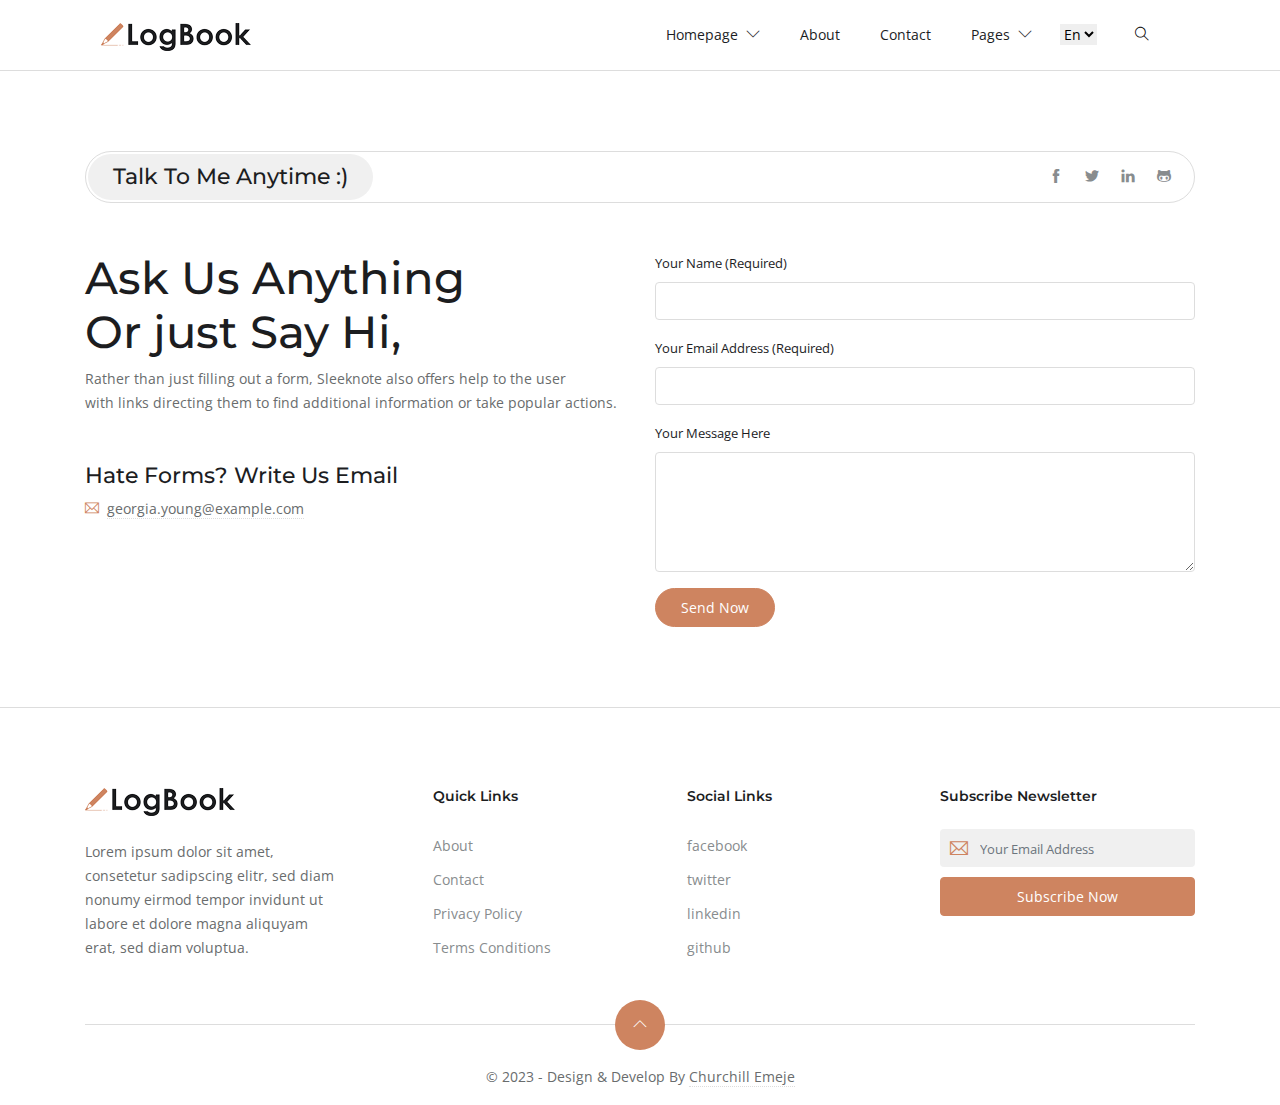
<file: contact.html>
<!DOCTYPE html>

<html lang="en-us">
  <head>
    <meta charset="utf-8" />
    <title>Talk To Me Anytime</title>

    <!-- mobile responsive meta -->
    <meta
      name="viewport"
      content="width=device-width, initial-scale=1, maximum-scale=5"
    />
    <meta name="description" content="This is meta description" />
    <meta name="author" content="Themefisher" />

    <!-- plugins -->
    <link
      rel="preload"
      href="https://fonts.gstatic.com/s/opensans/v18/mem8YaGs126MiZpBA-UFWJ0bbck.woff2"
      style="font-display: optional"
    />
    <link rel="stylesheet" href="plugins/bootstrap/bootstrap.min.css" />
    <link
      rel="stylesheet"
      href="https://fonts.googleapis.com/css?family=Montserrat:600%7cOpen&#43;Sans&amp;display=swap"
      media="screen"
    />

    <link rel="stylesheet" href="plugins/themify-icons/themify-icons.css" />
    <link rel="stylesheet" href="plugins/slick/slick.css" />

    <!-- Main Stylesheet -->
    <link rel="stylesheet" href="css/style.css" />

    <!--Favicon-->
    <link rel="shortcut icon" href="images/favicon.png" type="image/x-icon" />
    <link rel="icon" href="images/favicon.png" type="image/x-icon" />
  </head>

  <body>
    <!-- navigation -->
    <header class="sticky-top bg-white border-bottom border-default">
      <div class="container">
        <nav class="navbar navbar-expand-lg navbar-white">
          <a class="navbar-brand" href="index.html">
            <img
              class="img-fluid"
              width="150px"
              src="images/logo.png"
              alt="LogBook"
            />
          </a>
          <button
            class="navbar-toggler border-0"
            type="button"
            data-toggle="collapse"
            data-target="#navigation"
          >
            <i class="ti-menu"></i>
          </button>

          <div class="collapse navbar-collapse text-center" id="navigation">
            <ul class="navbar-nav ml-auto">
              <li class="nav-item dropdown">
                <a
                  class="nav-link"
                  href="#"
                  role="button"
                  data-toggle="dropdown"
                  aria-haspopup="true"
                  aria-expanded="false"
                >
                  homepage <i class="ti-angle-down ml-1"></i>
                </a>
                <div class="dropdown-menu">
                  <a class="dropdown-item" href="index-full.html"
                    >Homepage Full Width</a
                  >
                  <a class="dropdown-item" href="index-full-left.html"
                    >Homepage Full With Left Sidebar</a
                  >
                  <a class="dropdown-item" href="index-full-right.html"
                    >Homepage Full With Right Sidebar</a
                  >
                  <a class="dropdown-item" href="index-list.html"
                    >Homepage List Style</a
                  >
                  <a class="dropdown-item" href="index-list-left.html"
                    >Homepage List With Left Sidebar</a
                  >
                  <a class="dropdown-item" href="index-list-right.html"
                    >Homepage List With Right Sidebar</a
                  >
                </div>
              </li>
              <li class="nav-item">
                <a class="nav-link" href="about.html">About</a>
              </li>
              <li class="nav-item">
                <a class="nav-link" href="contact.html">Contact</a>
              </li>
              <li class="nav-item dropdown">
                <a
                  class="nav-link"
                  href="#"
                  role="button"
                  data-toggle="dropdown"
                  aria-haspopup="true"
                  aria-expanded="false"
                  >Pages <i class="ti-angle-down ml-1"></i>
                </a>
                <div class="dropdown-menu">
                  <a class="dropdown-item" href="author.html">Author</a>
                  <a class="dropdown-item" href="post-details-1.html"
                    >Post Details 1</a
                  >
                  <a class="dropdown-item" href="post-details-2.html"
                    >Post Details 2</a
                  >
                  <a class="dropdown-item" href="post-elements.html"
                    >Post Elements</a
                  >
                  <a class="dropdown-item" href="privacy-policy.html"
                    >Privacy Policy</a
                  >
                  <a class="dropdown-item" href="terms-conditions.html"
                    >Terms Conditions</a
                  >
                </div>
              </li>
            </ul>

            <select class="m-2 border-0" id="select-language">
              <option id="en" value="about/" selected>En</option>
              <option id="fr" value="fr/about/">Fr</option>
            </select>

            <!-- search -->
            <div class="search px-4">
              <button id="searchOpen" class="search-btn">
                <i class="ti-search"></i>
              </button>
              <div class="search-wrapper">
                <form action="javascript:void(0)" class="h-100">
                  <input
                    class="search-box pl-4"
                    id="search-query"
                    name="s"
                    type="search"
                    placeholder="Type &amp; Hit Enter..."
                  />
                </form>
                <button id="searchClose" class="search-close">
                  <i class="ti-close text-dark"></i>
                </button>
              </div>
            </div>
          </div>
        </nav>
      </div>
    </header>
    <!-- /navigation -->

    <section class="section-sm">
      <div class="container">
        <div class="row">
          <div class="col-12">
            <div class="title-bordered mb-5 d-flex align-items-center">
              <h1 class="h4">Talk To Me Anytime :)</h1>
              <ul
                class="list-inline social-icons ml-auto mr-3 d-none d-sm-block"
              >
                <li class="list-inline-item">
                  <a href="#"><i class="ti-facebook"></i></a>
                </li>
                <li class="list-inline-item">
                  <a href="#"><i class="ti-twitter-alt"></i></a>
                </li>
                <li class="list-inline-item">
                  <a href="#"><i class="ti-linkedin"></i></a>
                </li>
                <li class="list-inline-item">
                  <a href="#"><i class="ti-github"></i></a>
                </li>
              </ul>
            </div>
          </div>
          <div class="col-md-6">
            <div class="content mb-5">
              <h1 id="ask-us-anything-br-or-just-say-hi">
                Ask Us Anything <br />
                Or just Say Hi,
              </h1>
              <p>
                Rather than just filling out a form, Sleeknote also offers help
                to the user <br />with links directing them to find additional
                information or take popular actions.
              </p>
              <h4 class="mt-5">Hate Forms? Write Us Email</h4>
              <p>
                <i class="ti-email mr-2 text-primary"></i
                ><a href="mailto:georgia.young@example.com"
                  >georgia.young@example.com</a
                >
              </p>
            </div>
          </div>
          <div class="col-md-6">
            <form method="POST" action="#">
              <div class="form-group">
                <label for="name">Your Name (Required)</label>
                <input
                  type="text"
                  name="name"
                  id="name"
                  class="form-control"
                  required
                />
              </div>
              <div class="form-group">
                <label for="email">Your Email Address (Required)</label>
                <input
                  type="email"
                  name="email"
                  id="email"
                  class="form-control"
                  required
                />
              </div>
              <div class="form-group">
                <label for="message">Your Message Here</label>
                <textarea
                  name="message"
                  id="message"
                  class="form-control"
                ></textarea>
              </div>
              <button type="submit" class="btn btn-primary">Send Now</button>
            </form>
          </div>
        </div>
      </div>
    </section>

    <footer class="section-sm pb-0 border-top border-default">
      <div class="container">
        <div class="row justify-content-between">
          <div class="col-md-3 mb-4">
            <a class="mb-4 d-block" href="index.html">
              <img
                class="img-fluid"
                width="150px"
                src="images/logo.png"
                alt="LogBook"
              />
            </a>
            <p>
              Lorem ipsum dolor sit amet, consetetur sadipscing elitr, sed diam
              nonumy eirmod tempor invidunt ut labore et dolore magna aliquyam
              erat, sed diam voluptua.
            </p>
          </div>

          <div class="col-lg-2 col-md-3 col-6 mb-4">
            <h6 class="mb-4">Quick Links</h6>
            <ul class="list-unstyled footer-list">
              <li><a href="about.html">About</a></li>
              <li><a href="contact.html">Contact</a></li>
              <li><a href="privacy-policy.html">Privacy Policy</a></li>
              <li><a href="terms-conditions.html">Terms Conditions</a></li>
            </ul>
          </div>

          <div class="col-lg-2 col-md-3 col-6 mb-4">
            <h6 class="mb-4">Social Links</h6>
            <ul class="list-unstyled footer-list">
              <li><a href="#">facebook</a></li>
              <li><a href="#">twitter</a></li>
              <li><a href="#">linkedin</a></li>
              <li><a href="#">github</a></li>
            </ul>
          </div>

          <div class="col-md-3 mb-4">
            <h6 class="mb-4">Subscribe Newsletter</h6>
            <form
              class="subscription"
              action="javascript:void(0)"
              method="post"
            >
              <div class="position-relative">
                <i class="ti-email email-icon"></i>
                <input
                  type="email"
                  class="form-control"
                  placeholder="Your Email Address"
                />
              </div>
              <button class="btn btn-primary btn-block rounded" type="submit">
                Subscribe now
              </button>
            </form>
          </div>
        </div>
        <div class="scroll-top">
          <a href="javascript:void(0);" id="scrollTop"
            ><i class="ti-angle-up"></i
          ></a>
        </div>
        <div class="text-center">
          <p class="content">
            &copy; 2023 - Design &amp; Develop By
            <a href="https://github.com/ChuchillEmeje" target="_blank"
              >Churchill Emeje</a
            >
          </p>
        </div>
      </div>
    </footer>

    <!-- JS Plugins -->
    <script src="plugins/jQuery/jquery.min.js"></script>
    <script src="plugins/bootstrap/bootstrap.min.js" async></script>
    <script src="plugins/slick/slick.min.js"></script>

    <!-- Main Script -->
    <script src="js/script.js"></script>
  </body>
</html>
</file>
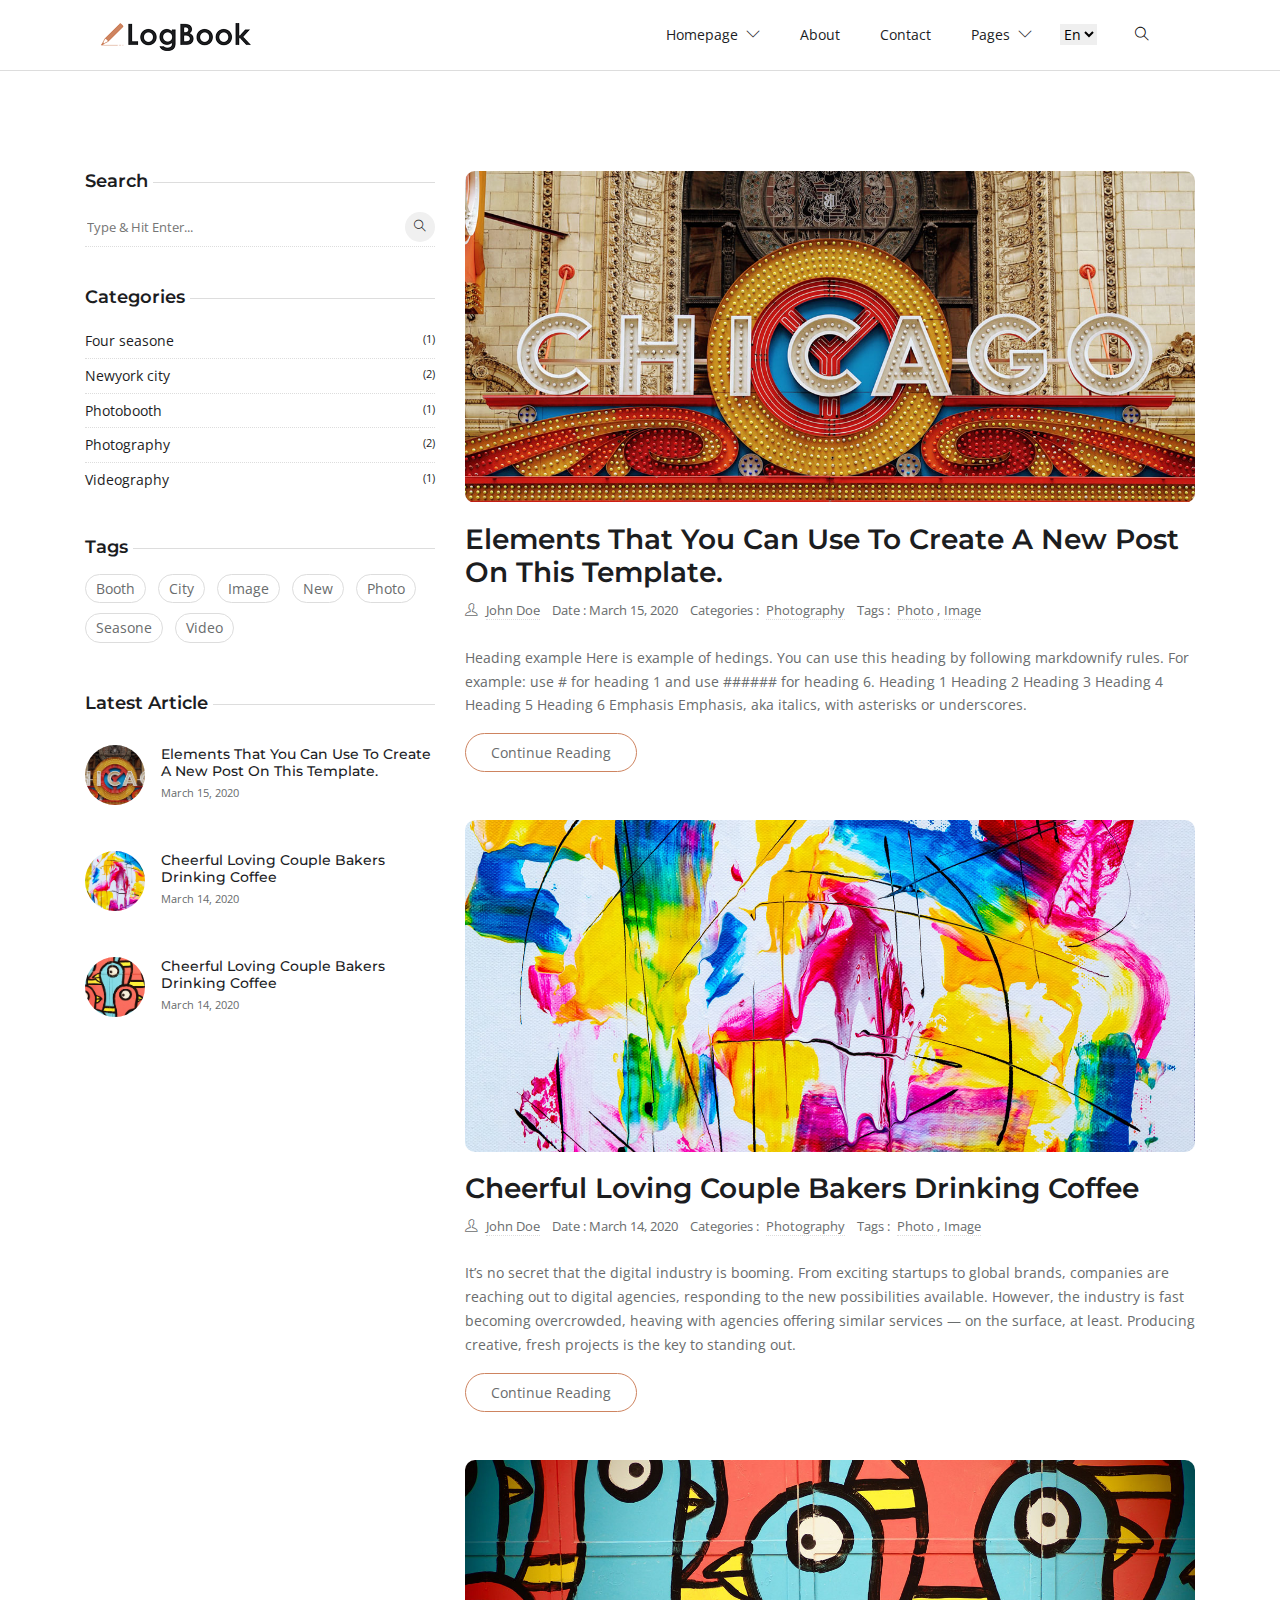
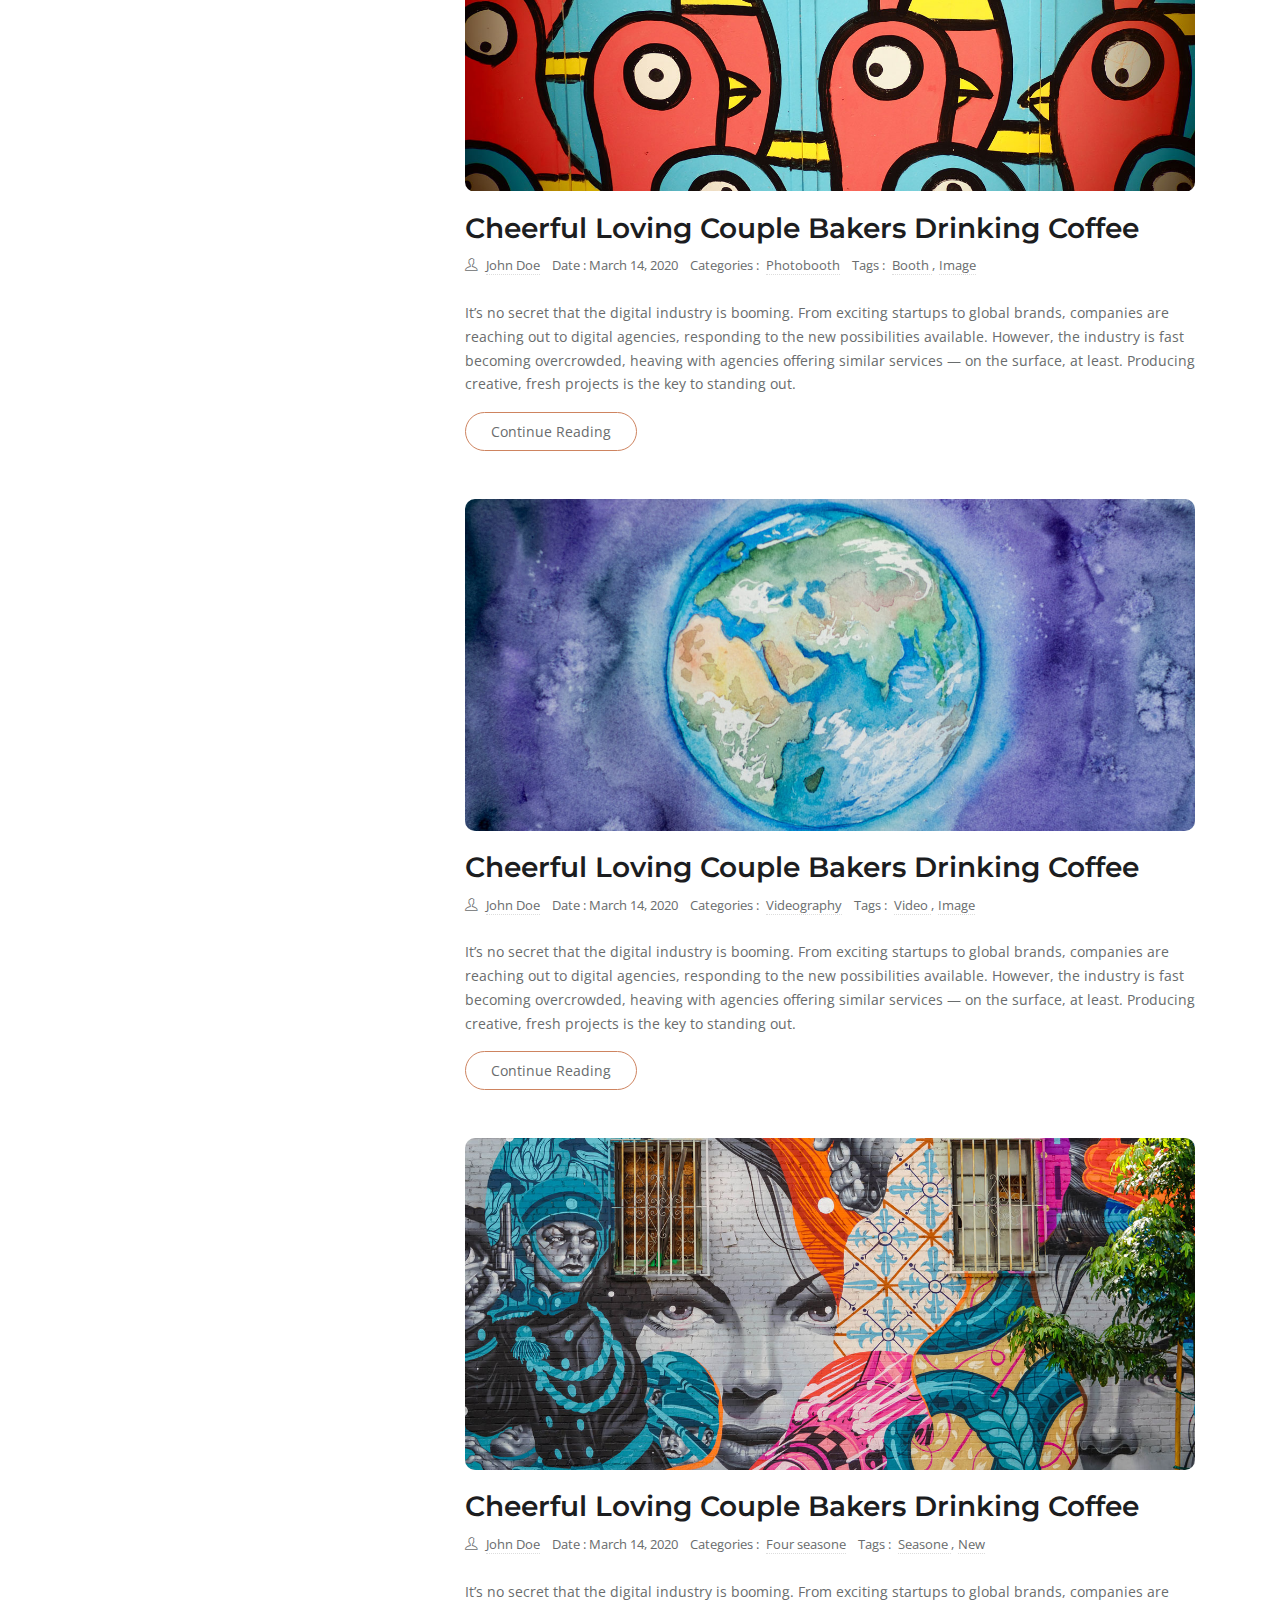
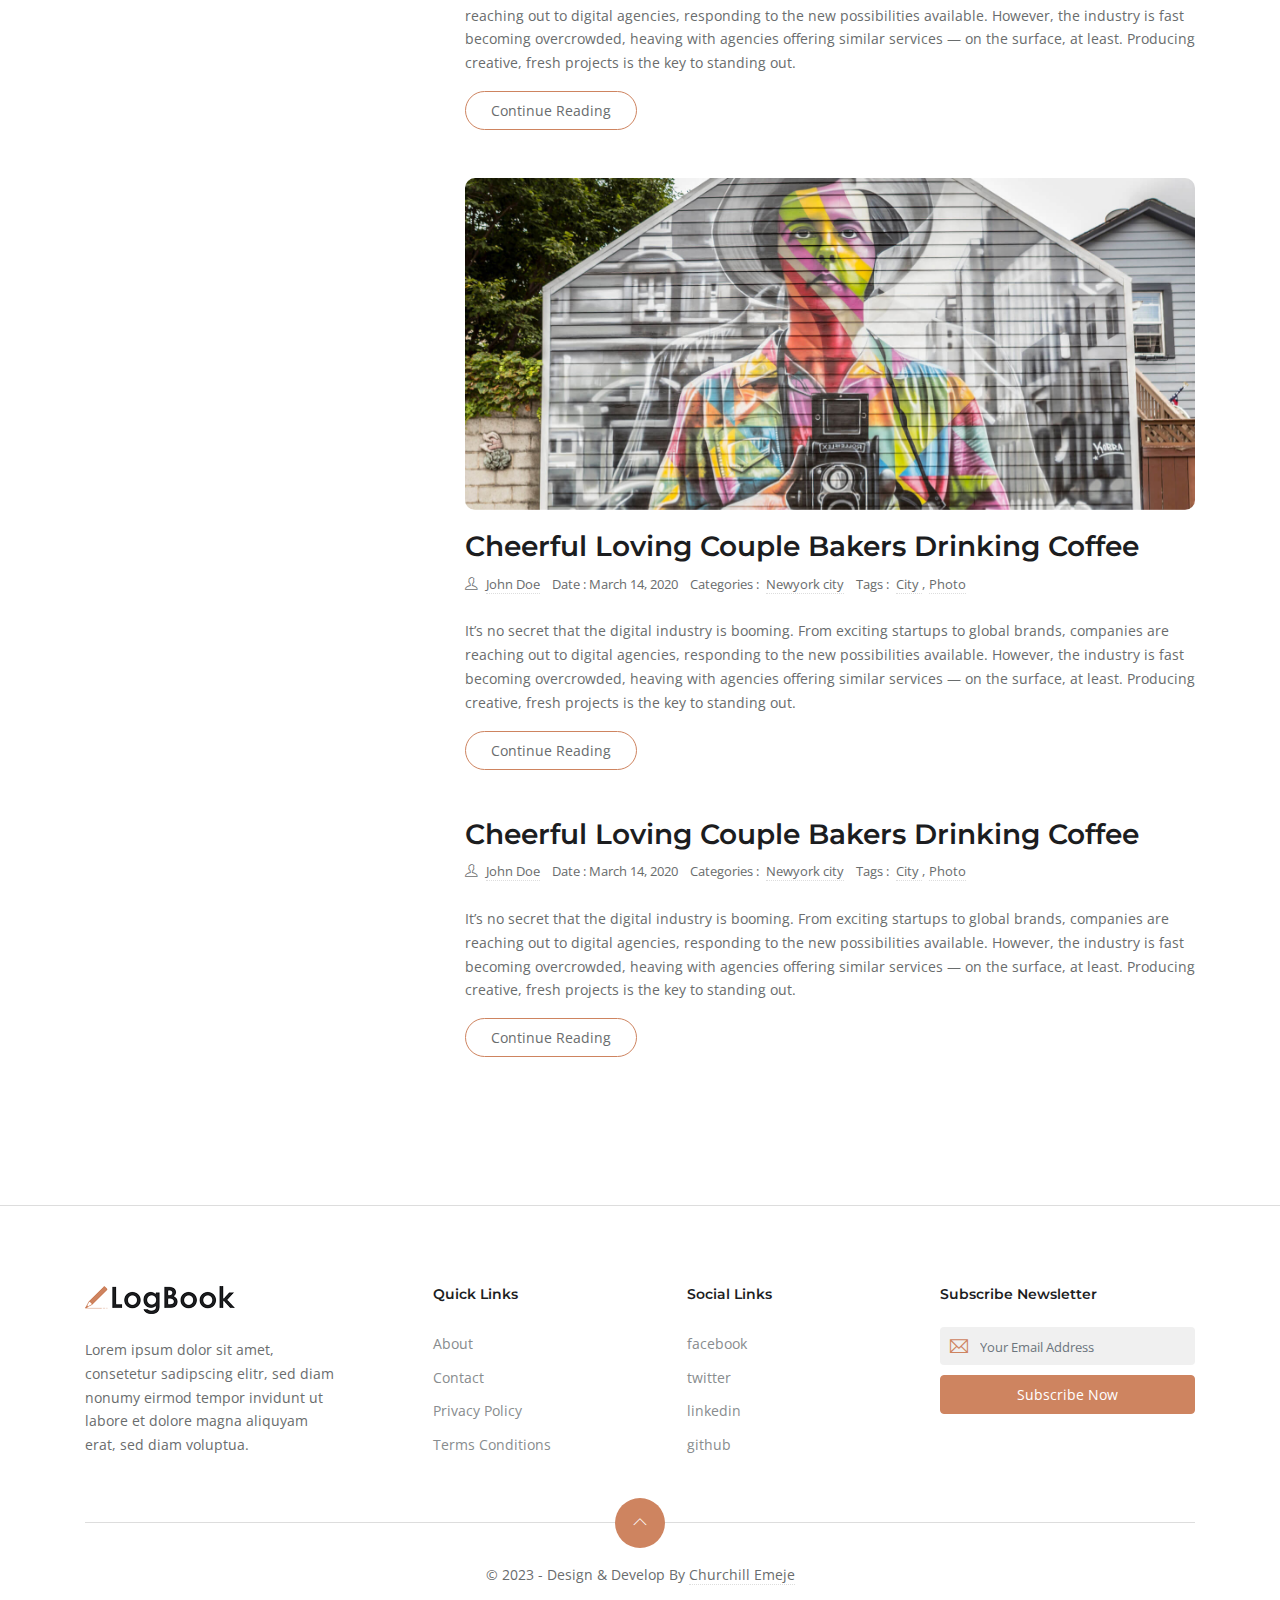
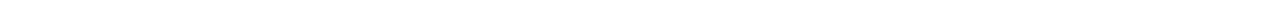
<file: index-full-left.html>
<!DOCTYPE html>

<html lang="en-us">
  <head>
    <meta charset="utf-8" />
    <title>Logbook - Homepage Full Left</title>

    <!-- mobile responsive meta -->
    <meta
      name="viewport"
      content="width=device-width, initial-scale=1, maximum-scale=5"
    />
    <meta name="description" content="This is meta description" />
    <meta name="author" content="Themefisher" />

    <!-- plugins -->
    <link
      rel="preload"
      href="https://fonts.gstatic.com/s/opensans/v18/mem8YaGs126MiZpBA-UFWJ0bbck.woff2"
      style="font-display: optional"
    />
    <link rel="stylesheet" href="plugins/bootstrap/bootstrap.min.css" />
    <link
      rel="stylesheet"
      href="https://fonts.googleapis.com/css?family=Montserrat:600%7cOpen&#43;Sans&amp;display=swap"
      media="screen"
    />

    <link rel="stylesheet" href="plugins/themify-icons/themify-icons.css" />
    <link rel="stylesheet" href="plugins/slick/slick.css" />

    <!-- Main Stylesheet -->
    <link rel="stylesheet" href="css/style.css" />

    <!--Favicon-->
    <link rel="shortcut icon" href="images/favicon.png" type="image/x-icon" />
    <link rel="icon" href="images/favicon.png" type="image/x-icon" />
  </head>

  <body>
    <!-- navigation -->
    <header class="sticky-top bg-white border-bottom border-default">
      <div class="container">
        <nav class="navbar navbar-expand-lg navbar-white">
          <a class="navbar-brand" href="index.html">
            <img
              class="img-fluid"
              width="150px"
              src="images/logo.png"
              alt="LogBook"
            />
          </a>
          <button
            class="navbar-toggler border-0"
            type="button"
            data-toggle="collapse"
            data-target="#navigation"
          >
            <i class="ti-menu"></i>
          </button>

          <div class="collapse navbar-collapse text-center" id="navigation">
            <ul class="navbar-nav ml-auto">
              <li class="nav-item dropdown">
                <a
                  class="nav-link"
                  href="#"
                  role="button"
                  data-toggle="dropdown"
                  aria-haspopup="true"
                  aria-expanded="false"
                >
                  homepage <i class="ti-angle-down ml-1"></i>
                </a>
                <div class="dropdown-menu">
                  <a class="dropdown-item" href="index-full.html"
                    >Homepage Full Width</a
                  >
                  <a class="dropdown-item" href="index-full-left.html"
                    >Homepage Full With Left Sidebar</a
                  >
                  <a class="dropdown-item" href="index-full-right.html"
                    >Homepage Full With Right Sidebar</a
                  >
                  <a class="dropdown-item" href="index-list.html"
                    >Homepage List Style</a
                  >
                  <a class="dropdown-item" href="index-list-left.html"
                    >Homepage List With Left Sidebar</a
                  >
                  <a class="dropdown-item" href="index-list-right.html"
                    >Homepage List With Right Sidebar</a
                  >
                </div>
              </li>
              <li class="nav-item">
                <a class="nav-link" href="about.html">About</a>
              </li>
              <li class="nav-item">
                <a class="nav-link" href="contact.html">Contact</a>
              </li>
              <li class="nav-item dropdown">
                <a
                  class="nav-link"
                  href="#"
                  role="button"
                  data-toggle="dropdown"
                  aria-haspopup="true"
                  aria-expanded="false"
                  >Pages <i class="ti-angle-down ml-1"></i>
                </a>
                <div class="dropdown-menu">
                  <a class="dropdown-item" href="author.html">Author</a>
                  <a class="dropdown-item" href="post-details-1.html"
                    >Post Details 1</a
                  >
                  <a class="dropdown-item" href="post-details-2.html"
                    >Post Details 2</a
                  >
                  <a class="dropdown-item" href="post-elements.html"
                    >Post Elements</a
                  >
                  <a class="dropdown-item" href="privacy-policy.html"
                    >Privacy Policy</a
                  >
                  <a class="dropdown-item" href="terms-conditions.html"
                    >Terms Conditions</a
                  >
                </div>
              </li>
            </ul>

            <select class="m-2 border-0" id="select-language">
              <option id="en" value="about/" selected>En</option>
              <option id="fr" value="fr/about/">Fr</option>
            </select>

            <!-- search -->
            <div class="search px-4">
              <button id="searchOpen" class="search-btn">
                <i class="ti-search"></i>
              </button>
              <div class="search-wrapper">
                <form action="javascript:void(0)" class="h-100">
                  <input
                    class="search-box pl-4"
                    id="search-query"
                    name="s"
                    type="search"
                    placeholder="Type &amp; Hit Enter..."
                  />
                </form>
                <button id="searchClose" class="search-close">
                  <i class="ti-close text-dark"></i>
                </button>
              </div>
            </div>
          </div>
        </nav>
      </div>
    </header>
    <!-- /navigation -->

    <section class="section">
      <div class="container">
        <div class="row">
          <aside class="col-lg-4 order-2 order-lg-1">
            <!-- Search -->
            <div class="widget">
              <h5 class="widget-title"><span>Search</span></h5>
              <form action="/logbook-hugo/search" class="widget-search">
                <input
                  id="search-query"
                  name="s"
                  type="search"
                  placeholder="Type &amp; Hit Enter..."
                />
                <button type="submit"><i class="ti-search"></i></button>
              </form>
            </div>
            <!-- categories -->
            <div class="widget">
              <h5 class="widget-title"><span>Categories</span></h5>
              <ul class="list-unstyled widget-list">
                <li>
                  <a href="#!" class="d-flex"
                    >Four seasone <small class="ml-auto">(1)</small></a
                  >
                </li>
                <li>
                  <a href="#!" class="d-flex"
                    >Newyork city <small class="ml-auto">(2)</small></a
                  >
                </li>
                <li>
                  <a href="#!" class="d-flex"
                    >Photobooth <small class="ml-auto">(1)</small></a
                  >
                </li>
                <li>
                  <a href="#!" class="d-flex"
                    >Photography <small class="ml-auto">(2)</small></a
                  >
                </li>
                <li>
                  <a href="#!" class="d-flex"
                    >Videography <small class="ml-auto">(1)</small></a
                  >
                </li>
              </ul>
            </div>
            <!-- tags -->
            <div class="widget">
              <h5 class="widget-title"><span>Tags</span></h5>
              <ul class="list-inline widget-list-inline">
                <li class="list-inline-item"><a href="#!">Booth</a></li>
                <li class="list-inline-item"><a href="#!">City</a></li>
                <li class="list-inline-item"><a href="#!">Image</a></li>
                <li class="list-inline-item"><a href="#!">New</a></li>
                <li class="list-inline-item"><a href="#!">Photo</a></li>
                <li class="list-inline-item"><a href="#!">Seasone</a></li>
                <li class="list-inline-item"><a href="#!">Video</a></li>
              </ul>
            </div>
            <!-- latest post -->
            <div class="widget">
              <h5 class="widget-title"><span>Latest Article</span></h5>
              <!-- post-item -->
              <ul class="list-unstyled widget-list">
                <li class="media widget-post align-items-center">
                  <a href="post-elements.html">
                    <img
                      loading="lazy"
                      class="mr-3"
                      src="images/post/post-6.jpg"
                    />
                  </a>
                  <div class="media-body">
                    <h5 class="h6 mb-0">
                      <a href="post-elements.html"
                        >Elements That You Can Use To Create A New Post On This
                        Template.</a
                      >
                    </h5>
                    <small>March 15, 2020</small>
                  </div>
                </li>
              </ul>
              <ul class="list-unstyled widget-list">
                <li class="media widget-post align-items-center">
                  <a href="post-details-1.html">
                    <img
                      loading="lazy"
                      class="mr-3"
                      src="images/post/post-1.jpg"
                    />
                  </a>
                  <div class="media-body">
                    <h5 class="h6 mb-0">
                      <a href="post-details-1.html"
                        >Cheerful Loving Couple Bakers Drinking Coffee</a
                      >
                    </h5>
                    <small>March 14, 2020</small>
                  </div>
                </li>
              </ul>
              <ul class="list-unstyled widget-list">
                <li class="media widget-post align-items-center">
                  <a href="post-details-2.html">
                    <img
                      loading="lazy"
                      class="mr-3"
                      src="images/post/post-2.jpg"
                    />
                  </a>
                  <div class="media-body">
                    <h5 class="h6 mb-0">
                      <a href="post-details-2.html"
                        >Cheerful Loving Couple Bakers Drinking Coffee</a
                      >
                    </h5>
                    <small>March 14, 2020</small>
                  </div>
                </li>
              </ul>
            </div>
          </aside>
          <div class="col-lg-8 order-1 order-lg-2 mb-5 mb-lg-0">
            <article class="row mb-5">
              <div class="col-12">
                <div class="post-slider">
                  <img
                    loading="lazy"
                    src="images/post/post-6.jpg"
                    class="img-fluid"
                    alt="post-thumb"
                  />
                  <img
                    loading="lazy"
                    src="images/post/post-1.jpg"
                    class="img-fluid"
                    alt="post-thumb"
                  />
                  <img
                    loading="lazy"
                    src="images/post/post-3.jpg"
                    class="img-fluid"
                    alt="post-thumb"
                  />
                </div>
              </div>
              <div class="col-12 mx-auto">
                <h3>
                  <a class="post-title" href="post-elements.html"
                    >Elements That You Can Use To Create A New Post On This
                    Template.</a
                  >
                </h3>
                <ul class="list-inline post-meta mb-4">
                  <li class="list-inline-item">
                    <i class="ti-user mr-2"></i
                    ><a href="author.html">John Doe</a>
                  </li>
                  <li class="list-inline-item">Date : March 15, 2020</li>
                  <li class="list-inline-item">
                    Categories : <a href="#!" class="ml-1">Photography </a>
                  </li>
                  <li class="list-inline-item">
                    Tags : <a href="#!" class="ml-1">Photo </a> ,<a
                      href="#!"
                      class="ml-1"
                      >Image
                    </a>
                  </li>
                </ul>
                <p>
                  Heading example Here is example of hedings. You can use this
                  heading by following markdownify rules. For example: use # for
                  heading 1 and use ###### for heading 6. Heading 1 Heading 2
                  Heading 3 Heading 4 Heading 5 Heading 6 Emphasis Emphasis, aka
                  italics, with asterisks or underscores.
                </p>
                <a href="post-elements.html" class="btn btn-outline-primary"
                  >Continue Reading</a
                >
              </div>
            </article>
            <article class="row mb-5">
              <div class="col-12">
                <div class="post-slider">
                  <img
                    loading="lazy"
                    src="images/post/post-1.jpg"
                    class="img-fluid"
                    alt="post-thumb"
                  />
                </div>
              </div>
              <div class="col-12 mx-auto">
                <h3>
                  <a class="post-title" href="post-details-1.html"
                    >Cheerful Loving Couple Bakers Drinking Coffee</a
                  >
                </h3>
                <ul class="list-inline post-meta mb-4">
                  <li class="list-inline-item">
                    <i class="ti-user mr-2"></i
                    ><a href="author.html">John Doe</a>
                  </li>
                  <li class="list-inline-item">Date : March 14, 2020</li>
                  <li class="list-inline-item">
                    Categories : <a href="#!" class="ml-1">Photography </a>
                  </li>
                  <li class="list-inline-item">
                    Tags : <a href="#!" class="ml-1">Photo </a> ,<a
                      href="#!"
                      class="ml-1"
                      >Image
                    </a>
                  </li>
                </ul>
                <p>
                  It’s no secret that the digital industry is booming. From
                  exciting startups to global brands, companies are reaching out
                  to digital agencies, responding to the new possibilities
                  available. However, the industry is fast becoming overcrowded,
                  heaving with agencies offering similar services — on the
                  surface, at least. Producing creative, fresh projects is the
                  key to standing out.
                </p>
                <a href="post-details-1.html" class="btn btn-outline-primary"
                  >Continue Reading</a
                >
              </div>
            </article>
            <article class="row mb-5">
              <div class="col-12">
                <div class="post-slider">
                  <img
                    loading="lazy"
                    src="images/post/post-2.jpg"
                    class="img-fluid"
                    alt="post-thumb"
                  />
                  <img
                    loading="lazy"
                    src="images/post/post-4.jpg"
                    class="img-fluid"
                    alt="post-thumb"
                  />
                </div>
              </div>
              <div class="col-12 mx-auto">
                <h3>
                  <a class="post-title" href="post-details-2.html"
                    >Cheerful Loving Couple Bakers Drinking Coffee</a
                  >
                </h3>
                <ul class="list-inline post-meta mb-4">
                  <li class="list-inline-item">
                    <i class="ti-user mr-2"></i
                    ><a href="author.html">John Doe</a>
                  </li>
                  <li class="list-inline-item">Date : March 14, 2020</li>
                  <li class="list-inline-item">
                    Categories : <a href="#!" class="ml-1">Photobooth </a>
                  </li>
                  <li class="list-inline-item">
                    Tags : <a href="#!" class="ml-1">Booth </a> ,<a
                      href="#!"
                      class="ml-1"
                      >Image
                    </a>
                  </li>
                </ul>
                <p>
                  It’s no secret that the digital industry is booming. From
                  exciting startups to global brands, companies are reaching out
                  to digital agencies, responding to the new possibilities
                  available. However, the industry is fast becoming overcrowded,
                  heaving with agencies offering similar services — on the
                  surface, at least. Producing creative, fresh projects is the
                  key to standing out.
                </p>
                <a href="post-details-2.html" class="btn btn-outline-primary"
                  >Continue Reading</a
                >
              </div>
            </article>
            <article class="row mb-5">
              <div class="col-12">
                <div class="post-slider">
                  <img
                    loading="lazy"
                    src="images/post/post-3.jpg"
                    class="img-fluid"
                    alt="post-thumb"
                  />
                </div>
              </div>
              <div class="col-12 mx-auto">
                <h3>
                  <a class="post-title" href="post-details-2.html"
                    >Cheerful Loving Couple Bakers Drinking Coffee</a
                  >
                </h3>
                <ul class="list-inline post-meta mb-4">
                  <li class="list-inline-item">
                    <i class="ti-user mr-2"></i
                    ><a href="author.html">John Doe</a>
                  </li>
                  <li class="list-inline-item">Date : March 14, 2020</li>
                  <li class="list-inline-item">
                    Categories : <a href="#!" class="ml-1">Videography </a>
                  </li>
                  <li class="list-inline-item">
                    Tags : <a href="#!" class="ml-1">Video </a> ,<a
                      href="#!"
                      class="ml-1"
                      >Image
                    </a>
                  </li>
                </ul>
                <p>
                  It’s no secret that the digital industry is booming. From
                  exciting startups to global brands, companies are reaching out
                  to digital agencies, responding to the new possibilities
                  available. However, the industry is fast becoming overcrowded,
                  heaving with agencies offering similar services — on the
                  surface, at least. Producing creative, fresh projects is the
                  key to standing out.
                </p>
                <a href="post-details-2.html" class="btn btn-outline-primary"
                  >Continue Reading</a
                >
              </div>
            </article>
            <article class="row mb-5">
              <div class="col-12">
                <div class="post-slider">
                  <img
                    loading="lazy"
                    src="images/post/post-4.jpg"
                    class="img-fluid"
                    alt="post-thumb"
                  />
                  <img
                    loading="lazy"
                    src="images/post/post-1.jpg"
                    class="img-fluid"
                    alt="post-thumb"
                  />
                </div>
              </div>
              <div class="col-12 mx-auto">
                <h3>
                  <a class="post-title" href="post-details-1.html"
                    >Cheerful Loving Couple Bakers Drinking Coffee</a
                  >
                </h3>
                <ul class="list-inline post-meta mb-4">
                  <li class="list-inline-item">
                    <i class="ti-user mr-2"></i
                    ><a href="author.html">John Doe</a>
                  </li>
                  <li class="list-inline-item">Date : March 14, 2020</li>
                  <li class="list-inline-item">
                    Categories : <a href="#!" class="ml-1">Four seasone </a>
                  </li>
                  <li class="list-inline-item">
                    Tags : <a href="#!" class="ml-1">Seasone </a> ,<a
                      href="#!"
                      class="ml-1"
                      >New
                    </a>
                  </li>
                </ul>
                <p>
                  It’s no secret that the digital industry is booming. From
                  exciting startups to global brands, companies are reaching out
                  to digital agencies, responding to the new possibilities
                  available. However, the industry is fast becoming overcrowded,
                  heaving with agencies offering similar services — on the
                  surface, at least. Producing creative, fresh projects is the
                  key to standing out.
                </p>
                <a href="post-details-1.html" class="btn btn-outline-primary"
                  >Continue Reading</a
                >
              </div>
            </article>
            <article class="row mb-5">
              <div class="col-12">
                <div class="post-slider">
                  <img
                    loading="lazy"
                    src="images/post/post-5.jpg"
                    class="img-fluid"
                    alt="post-thumb"
                  />
                </div>
              </div>
              <div class="col-12 mx-auto">
                <h3>
                  <a class="post-title" href="post-details-1.html"
                    >Cheerful Loving Couple Bakers Drinking Coffee</a
                  >
                </h3>
                <ul class="list-inline post-meta mb-4">
                  <li class="list-inline-item">
                    <i class="ti-user mr-2"></i
                    ><a href="author.html">John Doe</a>
                  </li>
                  <li class="list-inline-item">Date : March 14, 2020</li>
                  <li class="list-inline-item">
                    Categories : <a href="#!" class="ml-1">Newyork city </a>
                  </li>
                  <li class="list-inline-item">
                    Tags : <a href="#!" class="ml-1">City </a> ,<a
                      href="#!"
                      class="ml-1"
                      >Photo
                    </a>
                  </li>
                </ul>
                <p>
                  It’s no secret that the digital industry is booming. From
                  exciting startups to global brands, companies are reaching out
                  to digital agencies, responding to the new possibilities
                  available. However, the industry is fast becoming overcrowded,
                  heaving with agencies offering similar services — on the
                  surface, at least. Producing creative, fresh projects is the
                  key to standing out.
                </p>
                <a href="post-details-1.html" class="btn btn-outline-primary"
                  >Continue Reading</a
                >
              </div>
            </article>
            <article class="row mb-5">
              <div class="col-12 mx-auto">
                <h3>
                  <a class="post-title" href="post-details-2.html"
                    >Cheerful Loving Couple Bakers Drinking Coffee</a
                  >
                </h3>
                <ul class="list-inline post-meta mb-4">
                  <li class="list-inline-item">
                    <i class="ti-user mr-2"></i
                    ><a href="author.html">John Doe</a>
                  </li>
                  <li class="list-inline-item">Date : March 14, 2020</li>
                  <li class="list-inline-item">
                    Categories : <a href="#!" class="ml-1">Newyork city </a>
                  </li>
                  <li class="list-inline-item">
                    Tags : <a href="#!" class="ml-1">City </a> ,<a
                      href="#!"
                      class="ml-1"
                      >Photo
                    </a>
                  </li>
                </ul>
                <p>
                  It’s no secret that the digital industry is booming. From
                  exciting startups to global brands, companies are reaching out
                  to digital agencies, responding to the new possibilities
                  available. However, the industry is fast becoming overcrowded,
                  heaving with agencies offering similar services — on the
                  surface, at least. Producing creative, fresh projects is the
                  key to standing out.
                </p>
                <a href="post-details-2.html" class="btn btn-outline-primary"
                  >Continue Reading</a
                >
              </div>
            </article>
          </div>
        </div>
      </div>
    </section>

    <footer class="section-sm pb-0 border-top border-default">
      <div class="container">
        <div class="row justify-content-between">
          <div class="col-md-3 mb-4">
            <a class="mb-4 d-block" href="index.html">
              <img
                class="img-fluid"
                width="150px"
                src="images/logo.png"
                alt="LogBook"
              />
            </a>
            <p>
              Lorem ipsum dolor sit amet, consetetur sadipscing elitr, sed diam
              nonumy eirmod tempor invidunt ut labore et dolore magna aliquyam
              erat, sed diam voluptua.
            </p>
          </div>

          <div class="col-lg-2 col-md-3 col-6 mb-4">
            <h6 class="mb-4">Quick Links</h6>
            <ul class="list-unstyled footer-list">
              <li><a href="about.html">About</a></li>
              <li><a href="contact.html">Contact</a></li>
              <li><a href="privacy-policy.html">Privacy Policy</a></li>
              <li><a href="terms-conditions.html">Terms Conditions</a></li>
            </ul>
          </div>

          <div class="col-lg-2 col-md-3 col-6 mb-4">
            <h6 class="mb-4">Social Links</h6>
            <ul class="list-unstyled footer-list">
              <li><a href="#">facebook</a></li>
              <li><a href="#">twitter</a></li>
              <li><a href="#">linkedin</a></li>
              <li><a href="#">github</a></li>
            </ul>
          </div>

          <div class="col-md-3 mb-4">
            <h6 class="mb-4">Subscribe Newsletter</h6>
            <form
              class="subscription"
              action="javascript:void(0)"
              method="post"
            >
              <div class="position-relative">
                <i class="ti-email email-icon"></i>
                <input
                  type="email"
                  class="form-control"
                  placeholder="Your Email Address"
                />
              </div>
              <button class="btn btn-primary btn-block rounded" type="submit">
                Subscribe now
              </button>
            </form>
          </div>
        </div>
        <div class="scroll-top">
          <a href="javascript:void(0);" id="scrollTop"
            ><i class="ti-angle-up"></i
          ></a>
        </div>
        <div class="text-center">
          <p class="content">
            &copy; 2023 - Design &amp; Develop By
            <a href="https://github.com/ChuchillEmeje" target="_blank"
              >Churchill Emeje</a
            >
          </p>
        </div>
      </div>
    </footer>

    <!-- JS Plugins -->
    <script src="plugins/jQuery/jquery.min.js"></script>
    <script src="plugins/bootstrap/bootstrap.min.js" async></script>
    <script src="plugins/slick/slick.min.js"></script>

    <!-- Main Script -->
    <script src="js/script.js"></script>
  </body>
</html>
</file>
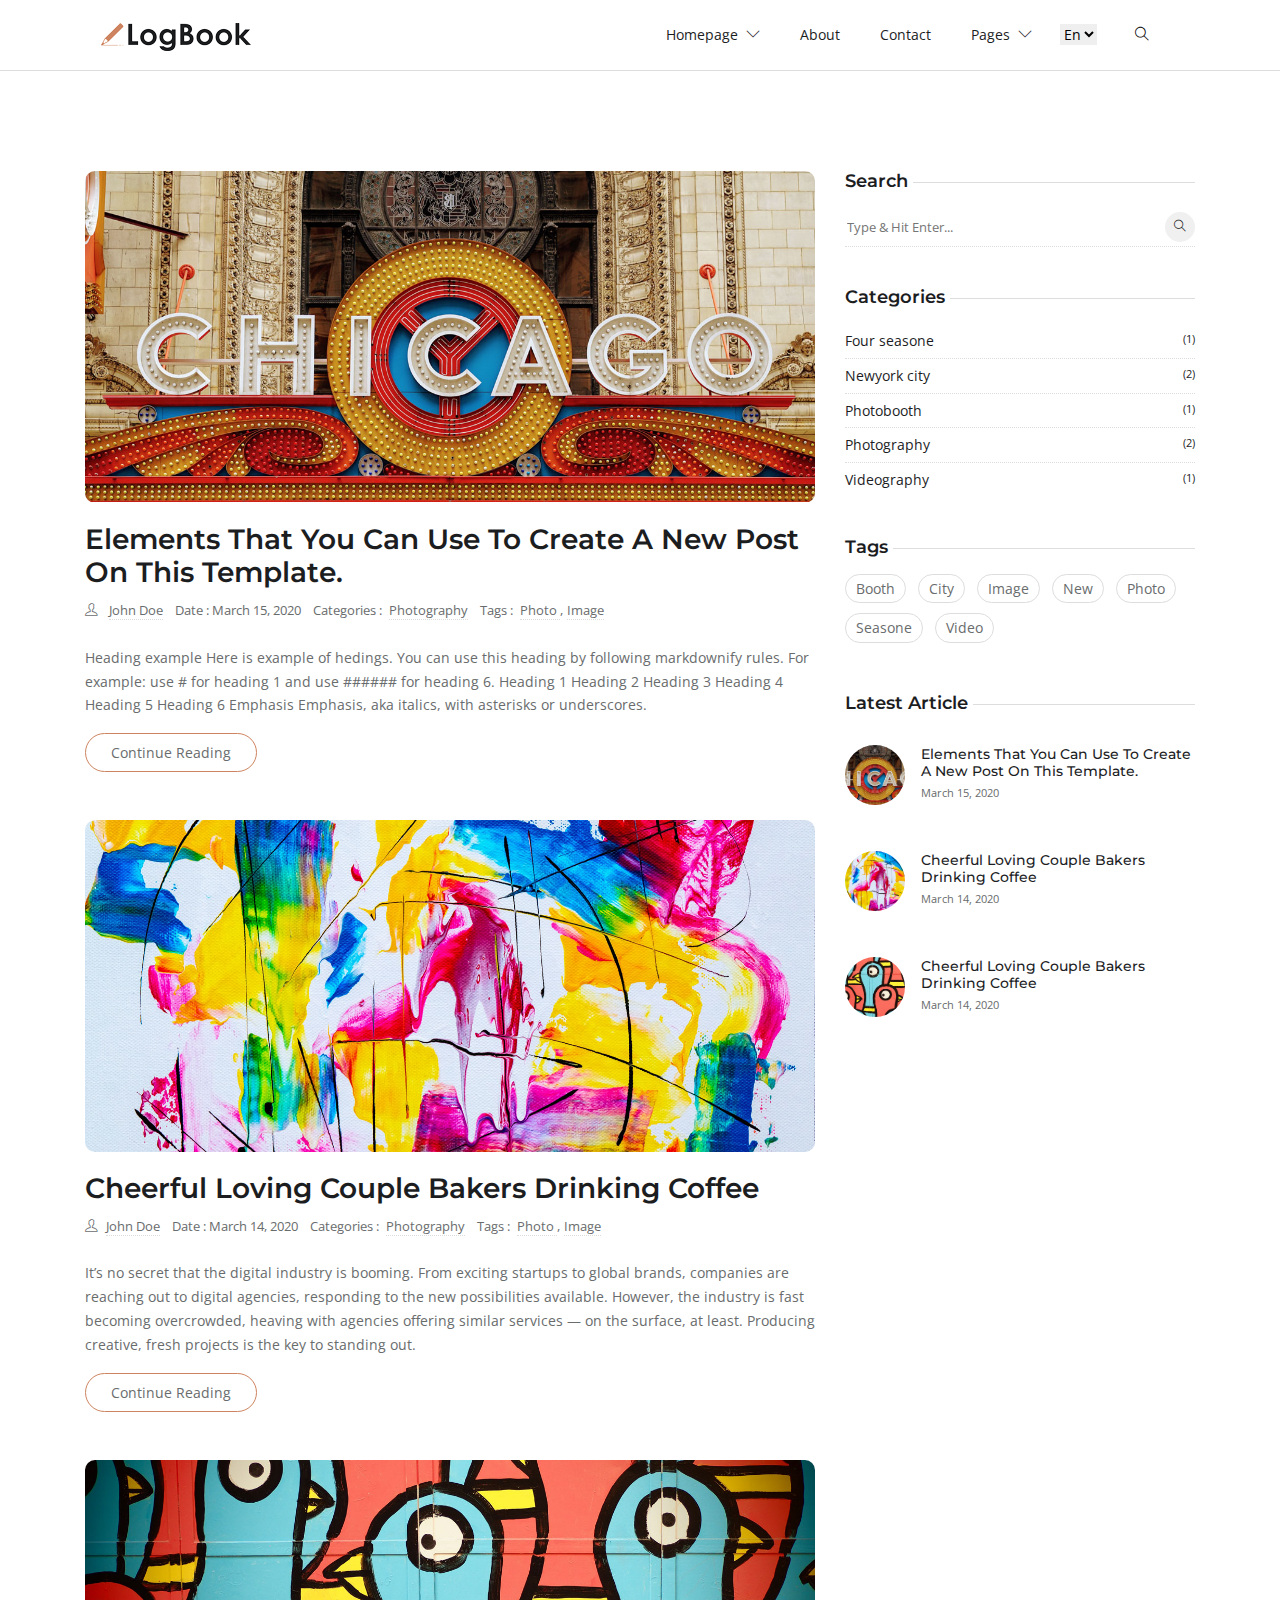
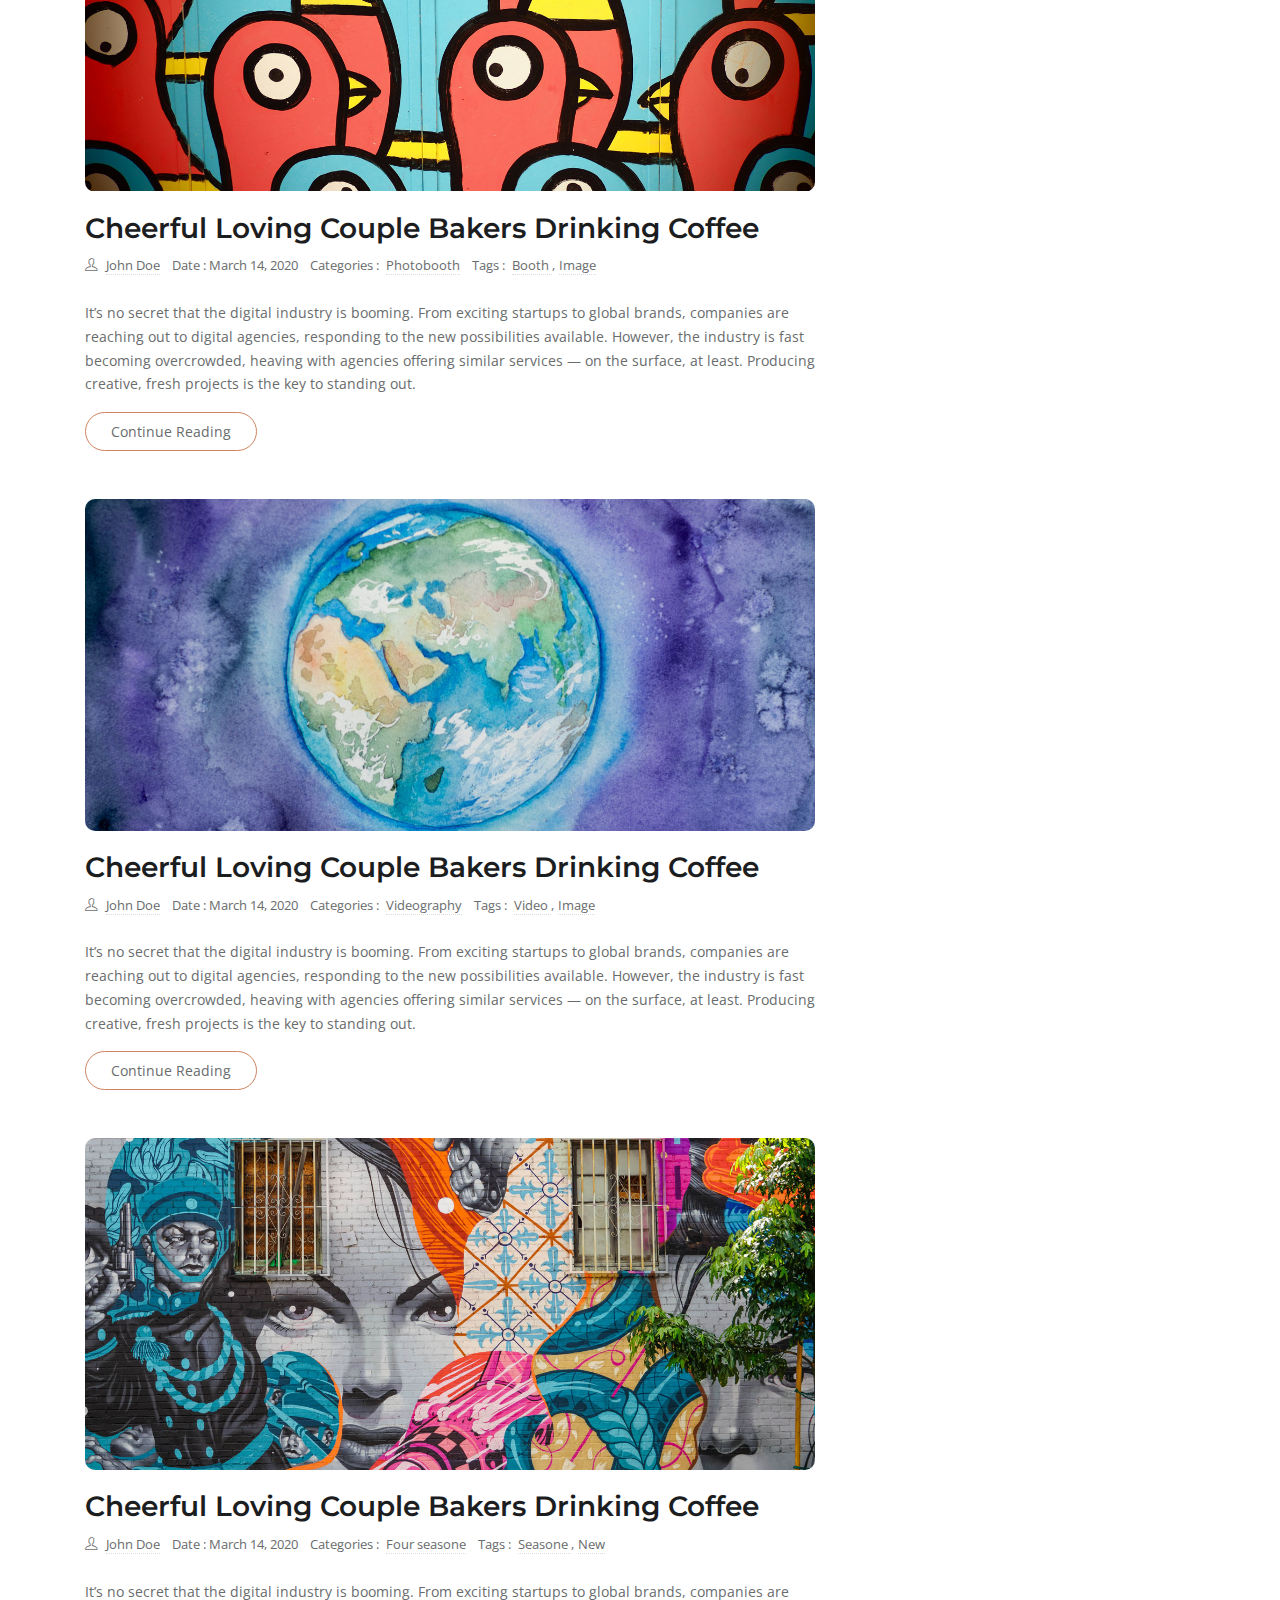
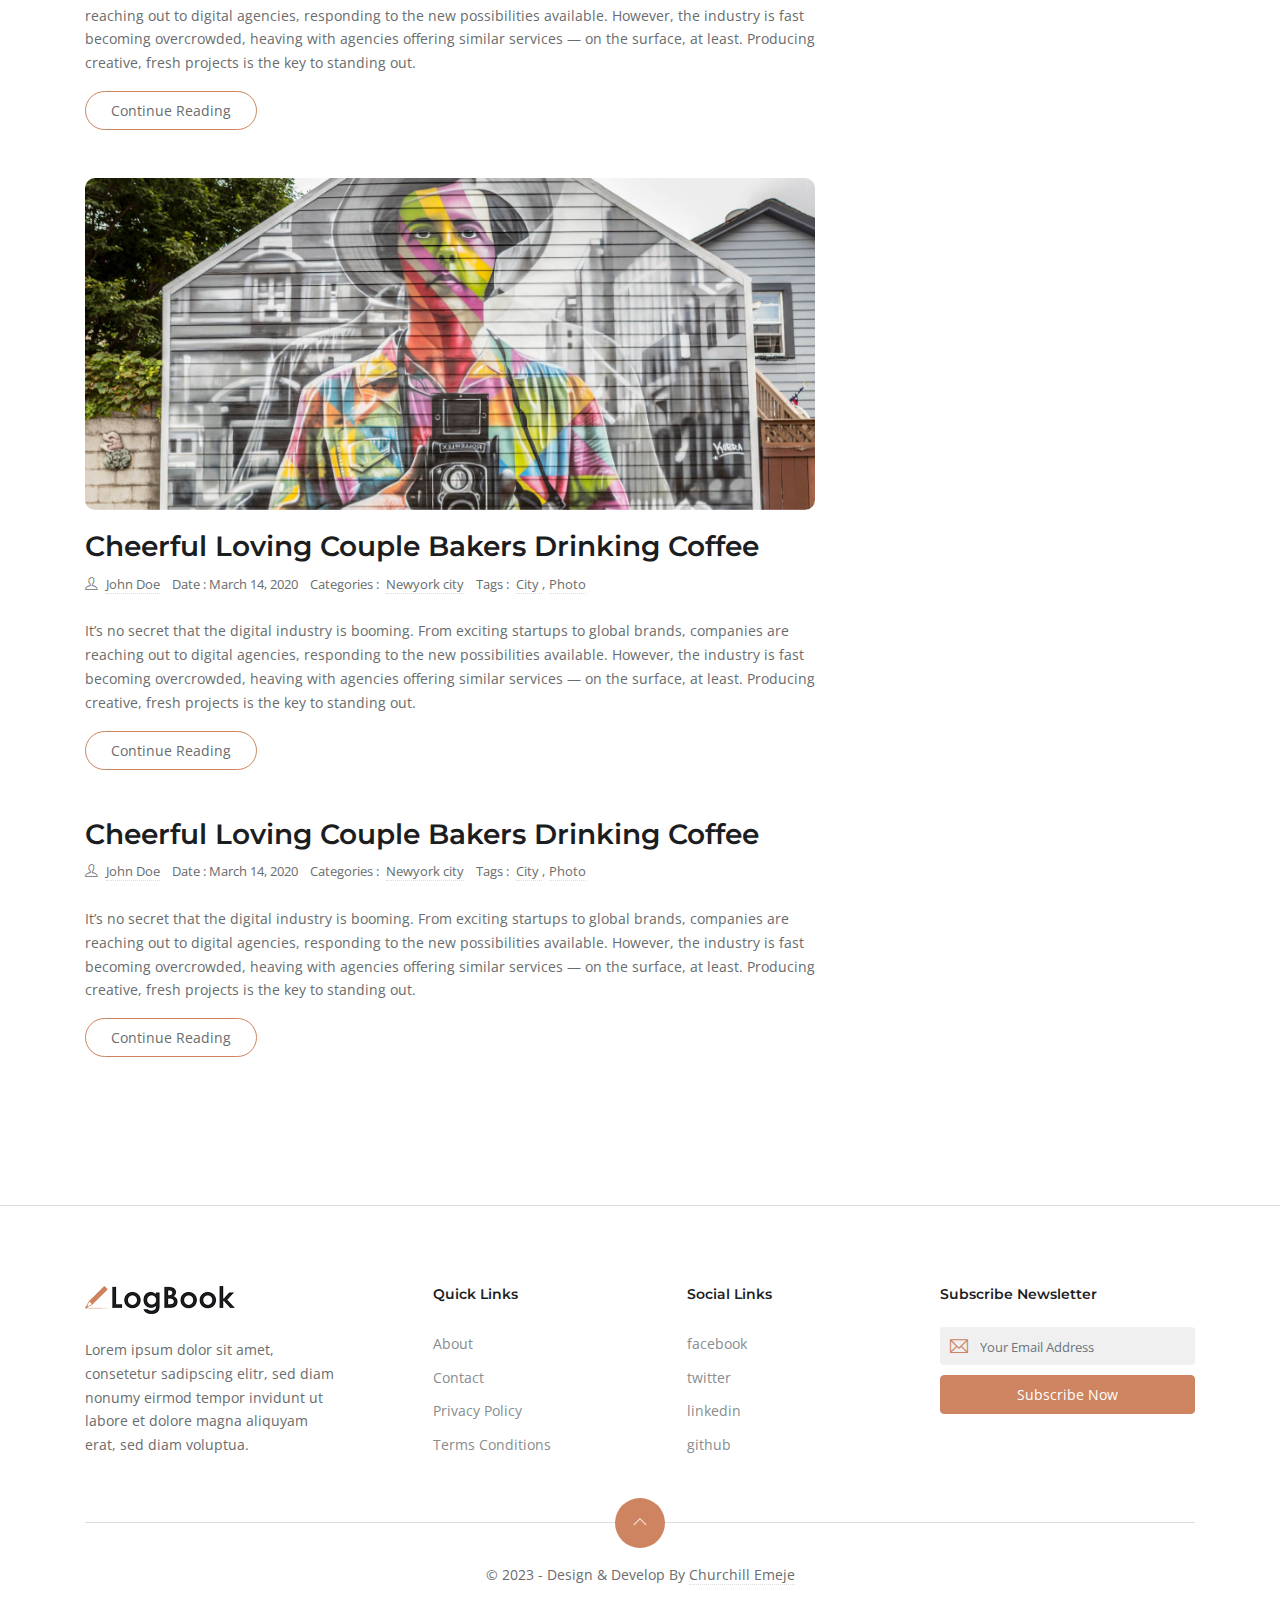
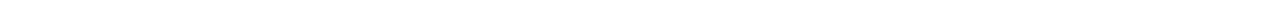
<file: index-full-right.html>
<!DOCTYPE html>

<html lang="en-us">
  <head>
    <meta charset="utf-8" />
    <title>Logbook - Homepage Full Right</title>

    <!-- mobile responsive meta -->
    <meta
      name="viewport"
      content="width=device-width, initial-scale=1, maximum-scale=5"
    />
    <meta name="description" content="This is meta description" />
    <meta name="author" content="Themefisher" />

    <!-- plugins -->
    <link
      rel="preload"
      href="https://fonts.gstatic.com/s/opensans/v18/mem8YaGs126MiZpBA-UFWJ0bbck.woff2"
      style="font-display: optional"
    />
    <link rel="stylesheet" href="plugins/bootstrap/bootstrap.min.css" />
    <link
      rel="stylesheet"
      href="https://fonts.googleapis.com/css?family=Montserrat:600%7cOpen&#43;Sans&amp;display=swap"
      media="screen"
    />

    <link rel="stylesheet" href="plugins/themify-icons/themify-icons.css" />
    <link rel="stylesheet" href="plugins/slick/slick.css" />

    <!-- Main Stylesheet -->
    <link rel="stylesheet" href="css/style.css" />

    <!--Favicon-->
    <link rel="shortcut icon" href="images/favicon.png" type="image/x-icon" />
    <link rel="icon" href="images/favicon.png" type="image/x-icon" />
  </head>

  <body>
    <!-- navigation -->
    <header class="sticky-top bg-white border-bottom border-default">
      <div class="container">
        <nav class="navbar navbar-expand-lg navbar-white">
          <a class="navbar-brand" href="index.html">
            <img
              class="img-fluid"
              width="150px"
              src="images/logo.png"
              alt="LogBook"
            />
          </a>
          <button
            class="navbar-toggler border-0"
            type="button"
            data-toggle="collapse"
            data-target="#navigation"
          >
            <i class="ti-menu"></i>
          </button>

          <div class="collapse navbar-collapse text-center" id="navigation">
            <ul class="navbar-nav ml-auto">
              <li class="nav-item dropdown">
                <a
                  class="nav-link"
                  href="#"
                  role="button"
                  data-toggle="dropdown"
                  aria-haspopup="true"
                  aria-expanded="false"
                >
                  homepage <i class="ti-angle-down ml-1"></i>
                </a>
                <div class="dropdown-menu">
                  <a class="dropdown-item" href="index-full.html"
                    >Homepage Full Width</a
                  >
                  <a class="dropdown-item" href="index-full-left.html"
                    >Homepage Full With Left Sidebar</a
                  >
                  <a class="dropdown-item" href="index-full-right.html"
                    >Homepage Full With Right Sidebar</a
                  >
                  <a class="dropdown-item" href="index-list.html"
                    >Homepage List Style</a
                  >
                  <a class="dropdown-item" href="index-list-left.html"
                    >Homepage List With Left Sidebar</a
                  >
                  <a class="dropdown-item" href="index-list-right.html"
                    >Homepage List With Right Sidebar</a
                  >
                </div>
              </li>
              <li class="nav-item">
                <a class="nav-link" href="about.html">About</a>
              </li>
              <li class="nav-item">
                <a class="nav-link" href="contact.html">Contact</a>
              </li>
              <li class="nav-item dropdown">
                <a
                  class="nav-link"
                  href="#"
                  role="button"
                  data-toggle="dropdown"
                  aria-haspopup="true"
                  aria-expanded="false"
                  >Pages <i class="ti-angle-down ml-1"></i>
                </a>
                <div class="dropdown-menu">
                  <a class="dropdown-item" href="author.html">Author</a>
                  <a class="dropdown-item" href="post-details-1.html"
                    >Post Details 1</a
                  >
                  <a class="dropdown-item" href="post-details-2.html"
                    >Post Details 2</a
                  >
                  <a class="dropdown-item" href="post-elements.html"
                    >Post Elements</a
                  >
                  <a class="dropdown-item" href="privacy-policy.html"
                    >Privacy Policy</a
                  >
                  <a class="dropdown-item" href="terms-conditions.html"
                    >Terms Conditions</a
                  >
                </div>
              </li>
            </ul>

            <select class="m-2 border-0" id="select-language">
              <option id="en" value="about/" selected>En</option>
              <option id="fr" value="fr/about/">Fr</option>
            </select>

            <!-- search -->
            <div class="search px-4">
              <button id="searchOpen" class="search-btn">
                <i class="ti-search"></i>
              </button>
              <div class="search-wrapper">
                <form action="javascript:void(0)" class="h-100">
                  <input
                    class="search-box pl-4"
                    id="search-query"
                    name="s"
                    type="search"
                    placeholder="Type &amp; Hit Enter..."
                  />
                </form>
                <button id="searchClose" class="search-close">
                  <i class="ti-close text-dark"></i>
                </button>
              </div>
            </div>
          </div>
        </nav>
      </div>
    </header>
    <!-- /navigation -->

    <section class="section">
      <div class="container">
        <div class="row">
          <div class="col-lg-8 mb-5 mb-lg-0">
            <article class="row mb-5">
              <div class="col-12">
                <div class="post-slider">
                  <img
                    loading="lazy"
                    src="images/post/post-6.jpg"
                    class="img-fluid"
                    alt="post-thumb"
                  />
                  <img
                    loading="lazy"
                    src="images/post/post-1.jpg"
                    class="img-fluid"
                    alt="post-thumb"
                  />
                  <img
                    loading="lazy"
                    src="images/post/post-3.jpg"
                    class="img-fluid"
                    alt="post-thumb"
                  />
                </div>
              </div>
              <div class="col-12 mx-auto">
                <h3>
                  <a class="post-title" href="post-elements.html"
                    >Elements That You Can Use To Create A New Post On This
                    Template.</a
                  >
                </h3>
                <ul class="list-inline post-meta mb-4">
                  <li class="list-inline-item">
                    <i class="ti-user mr-2"></i>
                    <a href="author.html">John Doe</a>
                  </li>
                  <li class="list-inline-item">Date : March 15, 2020</li>
                  <li class="list-inline-item">
                    Categories : <a href="#!" class="ml-1">Photography </a>
                  </li>
                  <li class="list-inline-item">
                    Tags : <a href="#!" class="ml-1">Photo </a> ,<a
                      href="#!"
                      class="ml-1"
                      >Image
                    </a>
                  </li>
                </ul>
                <p>
                  Heading example Here is example of hedings. You can use this
                  heading by following markdownify rules. For example: use # for
                  heading 1 and use ###### for heading 6. Heading 1 Heading 2
                  Heading 3 Heading 4 Heading 5 Heading 6 Emphasis Emphasis, aka
                  italics, with asterisks or underscores.
                </p>
                <a href="post-elements.html" class="btn btn-outline-primary"
                  >Continue Reading</a
                >
              </div>
            </article>
            <article class="row mb-5">
              <div class="col-12">
                <div class="post-slider">
                  <img
                    loading="lazy"
                    src="images/post/post-1.jpg"
                    class="img-fluid"
                    alt="post-thumb"
                  />
                </div>
              </div>
              <div class="col-12 mx-auto">
                <h3>
                  <a class="post-title" href="post-details-1.html"
                    >Cheerful Loving Couple Bakers Drinking Coffee</a
                  >
                </h3>
                <ul class="list-inline post-meta mb-4">
                  <li class="list-inline-item">
                    <i class="ti-user mr-2"></i
                    ><a href="author.html">John Doe</a>
                  </li>
                  <li class="list-inline-item">Date : March 14, 2020</li>
                  <li class="list-inline-item">
                    Categories : <a href="#!" class="ml-1">Photography </a>
                  </li>
                  <li class="list-inline-item">
                    Tags : <a href="#!" class="ml-1">Photo </a> ,<a
                      href="#!"
                      class="ml-1"
                      >Image
                    </a>
                  </li>
                </ul>
                <p>
                  It’s no secret that the digital industry is booming. From
                  exciting startups to global brands, companies are reaching out
                  to digital agencies, responding to the new possibilities
                  available. However, the industry is fast becoming overcrowded,
                  heaving with agencies offering similar services — on the
                  surface, at least. Producing creative, fresh projects is the
                  key to standing out.
                </p>
                <a href="post-details-1.html" class="btn btn-outline-primary"
                  >Continue Reading</a
                >
              </div>
            </article>
            <article class="row mb-5">
              <div class="col-12">
                <div class="post-slider">
                  <img
                    loading="lazy"
                    src="images/post/post-2.jpg"
                    class="img-fluid"
                    alt="post-thumb"
                  />
                  <img
                    loading="lazy"
                    src="images/post/post-4.jpg"
                    class="img-fluid"
                    alt="post-thumb"
                  />
                </div>
              </div>
              <div class="col-12 mx-auto">
                <h3>
                  <a class="post-title" href="post-details-2.html"
                    >Cheerful Loving Couple Bakers Drinking Coffee</a
                  >
                </h3>
                <ul class="list-inline post-meta mb-4">
                  <li class="list-inline-item">
                    <i class="ti-user mr-2"></i
                    ><a href="author.html">John Doe</a>
                  </li>
                  <li class="list-inline-item">Date : March 14, 2020</li>
                  <li class="list-inline-item">
                    Categories : <a href="#!" class="ml-1">Photobooth </a>
                  </li>
                  <li class="list-inline-item">
                    Tags : <a href="#!" class="ml-1">Booth </a> ,<a
                      href="#!"
                      class="ml-1"
                      >Image
                    </a>
                  </li>
                </ul>
                <p>
                  It’s no secret that the digital industry is booming. From
                  exciting startups to global brands, companies are reaching out
                  to digital agencies, responding to the new possibilities
                  available. However, the industry is fast becoming overcrowded,
                  heaving with agencies offering similar services — on the
                  surface, at least. Producing creative, fresh projects is the
                  key to standing out.
                </p>
                <a href="post-details-2.html" class="btn btn-outline-primary"
                  >Continue Reading</a
                >
              </div>
            </article>
            <article class="row mb-5">
              <div class="col-12">
                <div class="post-slider">
                  <img
                    loading="lazy"
                    src="images/post/post-3.jpg"
                    class="img-fluid"
                    alt="post-thumb"
                  />
                </div>
              </div>
              <div class="col-12 mx-auto">
                <h3>
                  <a class="post-title" href="post-details-2.html"
                    >Cheerful Loving Couple Bakers Drinking Coffee</a
                  >
                </h3>
                <ul class="list-inline post-meta mb-4">
                  <li class="list-inline-item">
                    <i class="ti-user mr-2"></i
                    ><a href="author.html">John Doe</a>
                  </li>
                  <li class="list-inline-item">Date : March 14, 2020</li>
                  <li class="list-inline-item">
                    Categories : <a href="#!" class="ml-1">Videography </a>
                  </li>
                  <li class="list-inline-item">
                    Tags : <a href="#!" class="ml-1">Video </a> ,<a
                      href="#!"
                      class="ml-1"
                      >Image
                    </a>
                  </li>
                </ul>
                <p>
                  It’s no secret that the digital industry is booming. From
                  exciting startups to global brands, companies are reaching out
                  to digital agencies, responding to the new possibilities
                  available. However, the industry is fast becoming overcrowded,
                  heaving with agencies offering similar services — on the
                  surface, at least. Producing creative, fresh projects is the
                  key to standing out.
                </p>
                <a href="post-details-2.html" class="btn btn-outline-primary"
                  >Continue Reading</a
                >
              </div>
            </article>
            <article class="row mb-5">
              <div class="col-12">
                <div class="post-slider">
                  <img
                    loading="lazy"
                    src="images/post/post-4.jpg"
                    class="img-fluid"
                    alt="post-thumb"
                  />
                  <img
                    loading="lazy"
                    src="images/post/post-1.jpg"
                    class="img-fluid"
                    alt="post-thumb"
                  />
                </div>
              </div>
              <div class="col-12 mx-auto">
                <h3>
                  <a class="post-title" href="post-details-1.html"
                    >Cheerful Loving Couple Bakers Drinking Coffee</a
                  >
                </h3>
                <ul class="list-inline post-meta mb-4">
                  <li class="list-inline-item">
                    <i class="ti-user mr-2"></i
                    ><a href="author.html">John Doe</a>
                  </li>
                  <li class="list-inline-item">Date : March 14, 2020</li>
                  <li class="list-inline-item">
                    Categories : <a href="#!" class="ml-1">Four seasone </a>
                  </li>
                  <li class="list-inline-item">
                    Tags : <a href="#!" class="ml-1">Seasone </a> ,<a
                      href="#!"
                      class="ml-1"
                      >New
                    </a>
                  </li>
                </ul>
                <p>
                  It’s no secret that the digital industry is booming. From
                  exciting startups to global brands, companies are reaching out
                  to digital agencies, responding to the new possibilities
                  available. However, the industry is fast becoming overcrowded,
                  heaving with agencies offering similar services — on the
                  surface, at least. Producing creative, fresh projects is the
                  key to standing out.
                </p>
                <a href="post-details-1.html" class="btn btn-outline-primary"
                  >Continue Reading</a
                >
              </div>
            </article>
            <article class="row mb-5">
              <div class="col-12">
                <div class="post-slider">
                  <img
                    loading="lazy"
                    src="images/post/post-5.jpg"
                    class="img-fluid"
                    alt="post-thumb"
                  />
                </div>
              </div>
              <div class="col-12 mx-auto">
                <h3>
                  <a class="post-title" href="post-details-1.html"
                    >Cheerful Loving Couple Bakers Drinking Coffee</a
                  >
                </h3>
                <ul class="list-inline post-meta mb-4">
                  <li class="list-inline-item">
                    <i class="ti-user mr-2"></i
                    ><a href="author.html">John Doe</a>
                  </li>
                  <li class="list-inline-item">Date : March 14, 2020</li>
                  <li class="list-inline-item">
                    Categories : <a href="#!" class="ml-1">Newyork city </a>
                  </li>
                  <li class="list-inline-item">
                    Tags : <a href="#!" class="ml-1">City </a> ,<a
                      href="#!"
                      class="ml-1"
                      >Photo
                    </a>
                  </li>
                </ul>
                <p>
                  It’s no secret that the digital industry is booming. From
                  exciting startups to global brands, companies are reaching out
                  to digital agencies, responding to the new possibilities
                  available. However, the industry is fast becoming overcrowded,
                  heaving with agencies offering similar services — on the
                  surface, at least. Producing creative, fresh projects is the
                  key to standing out.
                </p>
                <a href="post-details-1.html" class="btn btn-outline-primary"
                  >Continue Reading</a
                >
              </div>
            </article>
            <article class="row mb-5">
              <div class="col-12 mx-auto">
                <h3>
                  <a class="post-title" href="post-details-2.html"
                    >Cheerful Loving Couple Bakers Drinking Coffee</a
                  >
                </h3>
                <ul class="list-inline post-meta mb-4">
                  <li class="list-inline-item">
                    <i class="ti-user mr-2"></i
                    ><a href="author.html">John Doe</a>
                  </li>
                  <li class="list-inline-item">Date : March 14, 2020</li>
                  <li class="list-inline-item">
                    Categories : <a href="#!" class="ml-1">Newyork city </a>
                  </li>
                  <li class="list-inline-item">
                    Tags : <a href="#!" class="ml-1">City </a> ,<a
                      href="#!"
                      class="ml-1"
                      >Photo
                    </a>
                  </li>
                </ul>
                <p>
                  It’s no secret that the digital industry is booming. From
                  exciting startups to global brands, companies are reaching out
                  to digital agencies, responding to the new possibilities
                  available. However, the industry is fast becoming overcrowded,
                  heaving with agencies offering similar services — on the
                  surface, at least. Producing creative, fresh projects is the
                  key to standing out.
                </p>
                <a href="post-details-2.html" class="btn btn-outline-primary"
                  >Continue Reading</a
                >
              </div>
            </article>
          </div>
          <aside class="col-lg-4">
            <!-- Search -->
            <div class="widget">
              <h5 class="widget-title"><span>Search</span></h5>
              <form action="/logbook-hugo/search" class="widget-search">
                <input
                  id="search-query"
                  name="s"
                  type="search"
                  placeholder="Type &amp; Hit Enter..."
                />
                <button type="submit"><i class="ti-search"></i></button>
              </form>
            </div>
            <!-- categories -->
            <div class="widget">
              <h5 class="widget-title"><span>Categories</span></h5>
              <ul class="list-unstyled widget-list">
                <li>
                  <a href="#!" class="d-flex"
                    >Four seasone <small class="ml-auto">(1)</small></a
                  >
                </li>
                <li>
                  <a href="#!" class="d-flex"
                    >Newyork city <small class="ml-auto">(2)</small></a
                  >
                </li>
                <li>
                  <a href="#!" class="d-flex"
                    >Photobooth <small class="ml-auto">(1)</small></a
                  >
                </li>
                <li>
                  <a href="#!" class="d-flex"
                    >Photography <small class="ml-auto">(2)</small></a
                  >
                </li>
                <li>
                  <a href="#!" class="d-flex"
                    >Videography <small class="ml-auto">(1)</small></a
                  >
                </li>
              </ul>
            </div>
            <!-- tags -->
            <div class="widget">
              <h5 class="widget-title"><span>Tags</span></h5>
              <ul class="list-inline widget-list-inline">
                <li class="list-inline-item"><a href="#!">Booth</a></li>
                <li class="list-inline-item"><a href="#!">City</a></li>
                <li class="list-inline-item"><a href="#!">Image</a></li>
                <li class="list-inline-item"><a href="#!">New</a></li>
                <li class="list-inline-item"><a href="#!">Photo</a></li>
                <li class="list-inline-item"><a href="#!">Seasone</a></li>
                <li class="list-inline-item"><a href="#!">Video</a></li>
              </ul>
            </div>
            <!-- latest post -->
            <div class="widget">
              <h5 class="widget-title"><span>Latest Article</span></h5>
              <!-- post-item -->
              <ul class="list-unstyled widget-list">
                <li class="media widget-post align-items-center">
                  <a href="post-elements.html">
                    <img
                      loading="lazy"
                      class="mr-3"
                      src="images/post/post-6.jpg"
                    />
                  </a>
                  <div class="media-body">
                    <h5 class="h6 mb-0">
                      <a href="post-elements.html"
                        >Elements That You Can Use To Create A New Post On This
                        Template.</a
                      >
                    </h5>
                    <small>March 15, 2020</small>
                  </div>
                </li>
              </ul>
              <ul class="list-unstyled widget-list">
                <li class="media widget-post align-items-center">
                  <a href="post-details-1.html">
                    <img
                      loading="lazy"
                      class="mr-3"
                      src="images/post/post-1.jpg"
                    />
                  </a>
                  <div class="media-body">
                    <h5 class="h6 mb-0">
                      <a href="post-details-1.html"
                        >Cheerful Loving Couple Bakers Drinking Coffee</a
                      >
                    </h5>
                    <small>March 14, 2020</small>
                  </div>
                </li>
              </ul>
              <ul class="list-unstyled widget-list">
                <li class="media widget-post align-items-center">
                  <a href="post-details-2.html">
                    <img
                      loading="lazy"
                      class="mr-3"
                      src="images/post/post-2.jpg"
                    />
                  </a>
                  <div class="media-body">
                    <h5 class="h6 mb-0">
                      <a href="post-details-2.html"
                        >Cheerful Loving Couple Bakers Drinking Coffee</a
                      >
                    </h5>
                    <small>March 14, 2020</small>
                  </div>
                </li>
              </ul>
            </div>
          </aside>
        </div>
      </div>
    </section>

    <footer class="section-sm pb-0 border-top border-default">
      <div class="container">
        <div class="row justify-content-between">
          <div class="col-md-3 mb-4">
            <a class="mb-4 d-block" href="index.html">
              <img
                class="img-fluid"
                width="150px"
                src="images/logo.png"
                alt="LogBook"
              />
            </a>
            <p>
              Lorem ipsum dolor sit amet, consetetur sadipscing elitr, sed diam
              nonumy eirmod tempor invidunt ut labore et dolore magna aliquyam
              erat, sed diam voluptua.
            </p>
          </div>

          <div class="col-lg-2 col-md-3 col-6 mb-4">
            <h6 class="mb-4">Quick Links</h6>
            <ul class="list-unstyled footer-list">
              <li><a href="about.html">About</a></li>
              <li><a href="contact.html">Contact</a></li>
              <li><a href="privacy-policy.html">Privacy Policy</a></li>
              <li><a href="terms-conditions.html">Terms Conditions</a></li>
            </ul>
          </div>

          <div class="col-lg-2 col-md-3 col-6 mb-4">
            <h6 class="mb-4">Social Links</h6>
            <ul class="list-unstyled footer-list">
              <li><a href="#">facebook</a></li>
              <li><a href="#">twitter</a></li>
              <li><a href="#">linkedin</a></li>
              <li><a href="#">github</a></li>
            </ul>
          </div>

          <div class="col-md-3 mb-4">
            <h6 class="mb-4">Subscribe Newsletter</h6>
            <form
              class="subscription"
              action="javascript:void(0)"
              method="post"
            >
              <div class="position-relative">
                <i class="ti-email email-icon"></i>
                <input
                  type="email"
                  class="form-control"
                  placeholder="Your Email Address"
                />
              </div>
              <button class="btn btn-primary btn-block rounded" type="submit">
                Subscribe now
              </button>
            </form>
          </div>
        </div>
        <div class="scroll-top">
          <a href="javascript:void(0);" id="scrollTop"
            ><i class="ti-angle-up"></i
          ></a>
        </div>
        <div class="text-center">
          <p class="content">
            &copy; 2023 - Design &amp; Develop By
            <a href="https://github.com/ChuchillEmeje" target="_blank"
              >Churchill Emeje</a
            >
          </p>
        </div>
      </div>
    </footer>

    <!-- JS Plugins -->
    <script src="plugins/jQuery/jquery.min.js"></script>
    <script src="plugins/bootstrap/bootstrap.min.js" async></script>
    <script src="plugins/slick/slick.min.js"></script>

    <!-- Main Script -->
    <script src="js/script.js"></script>
  </body>
</html>
</file>
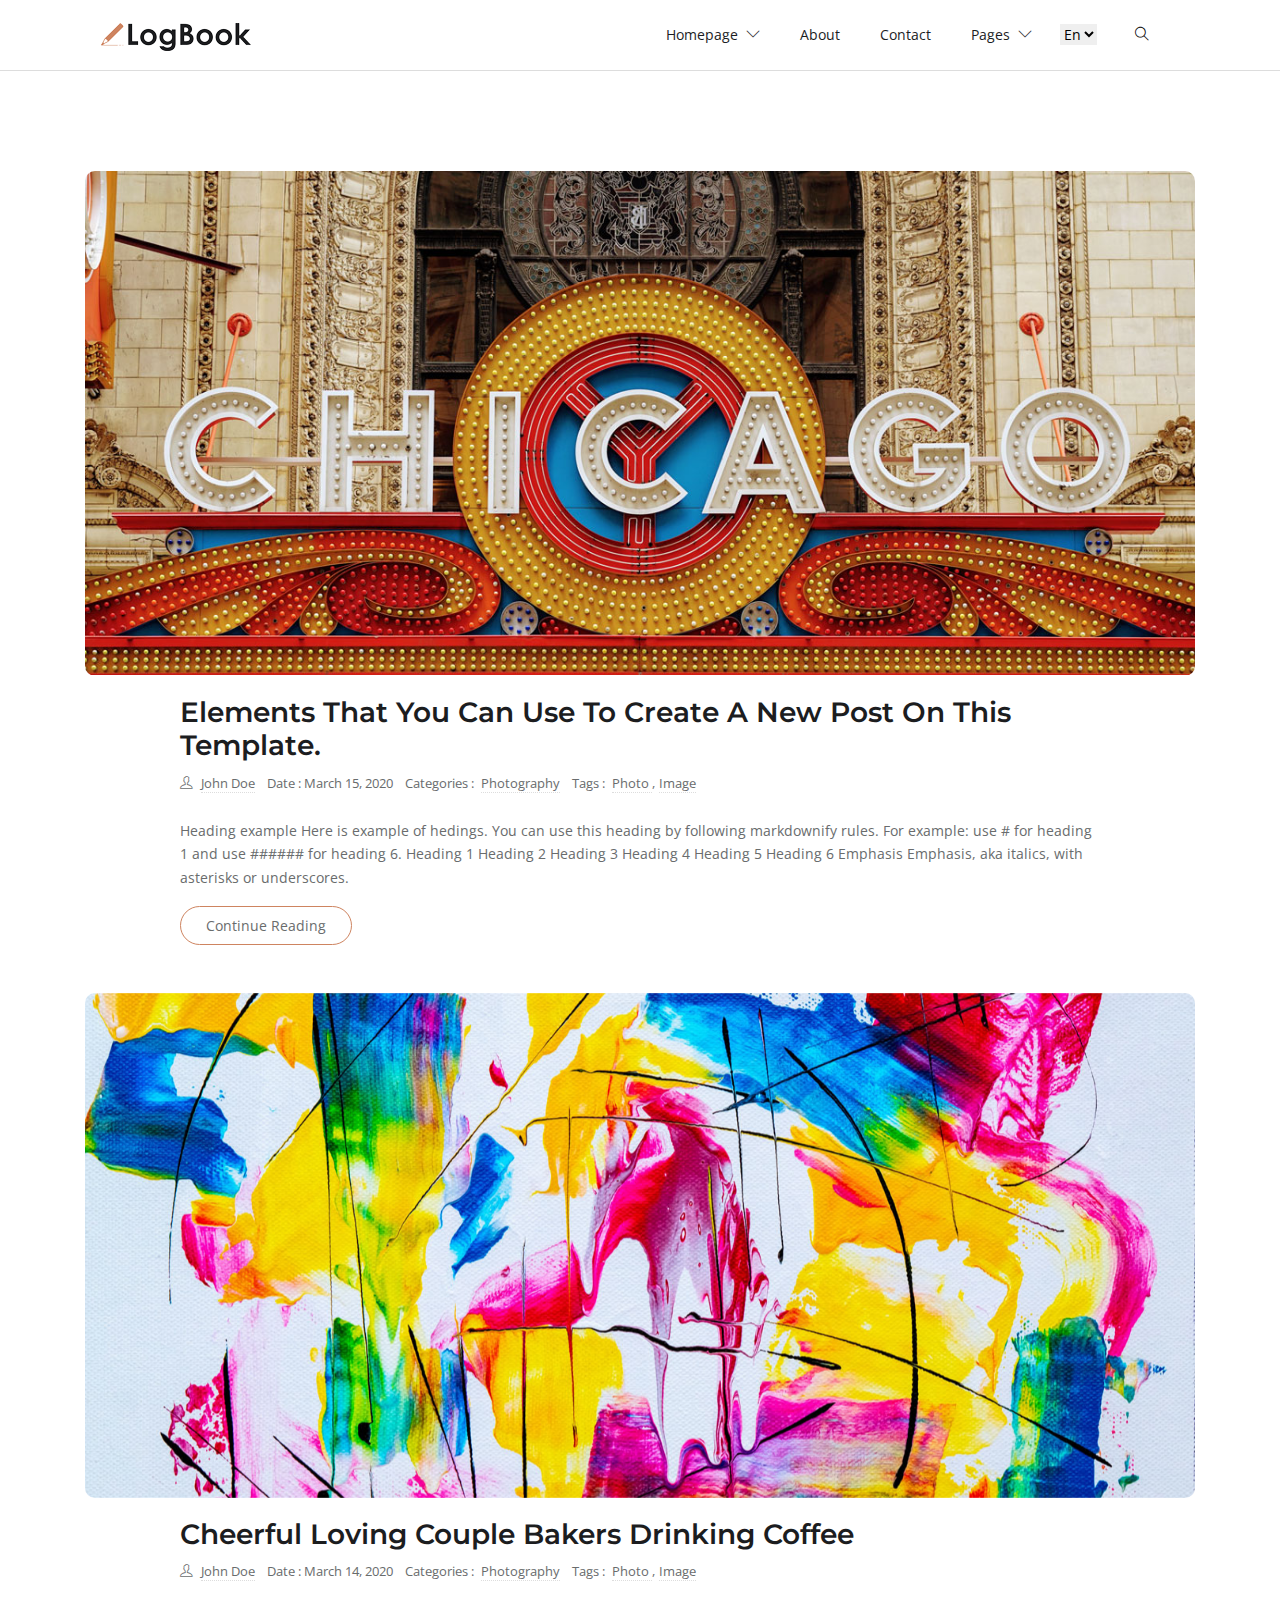
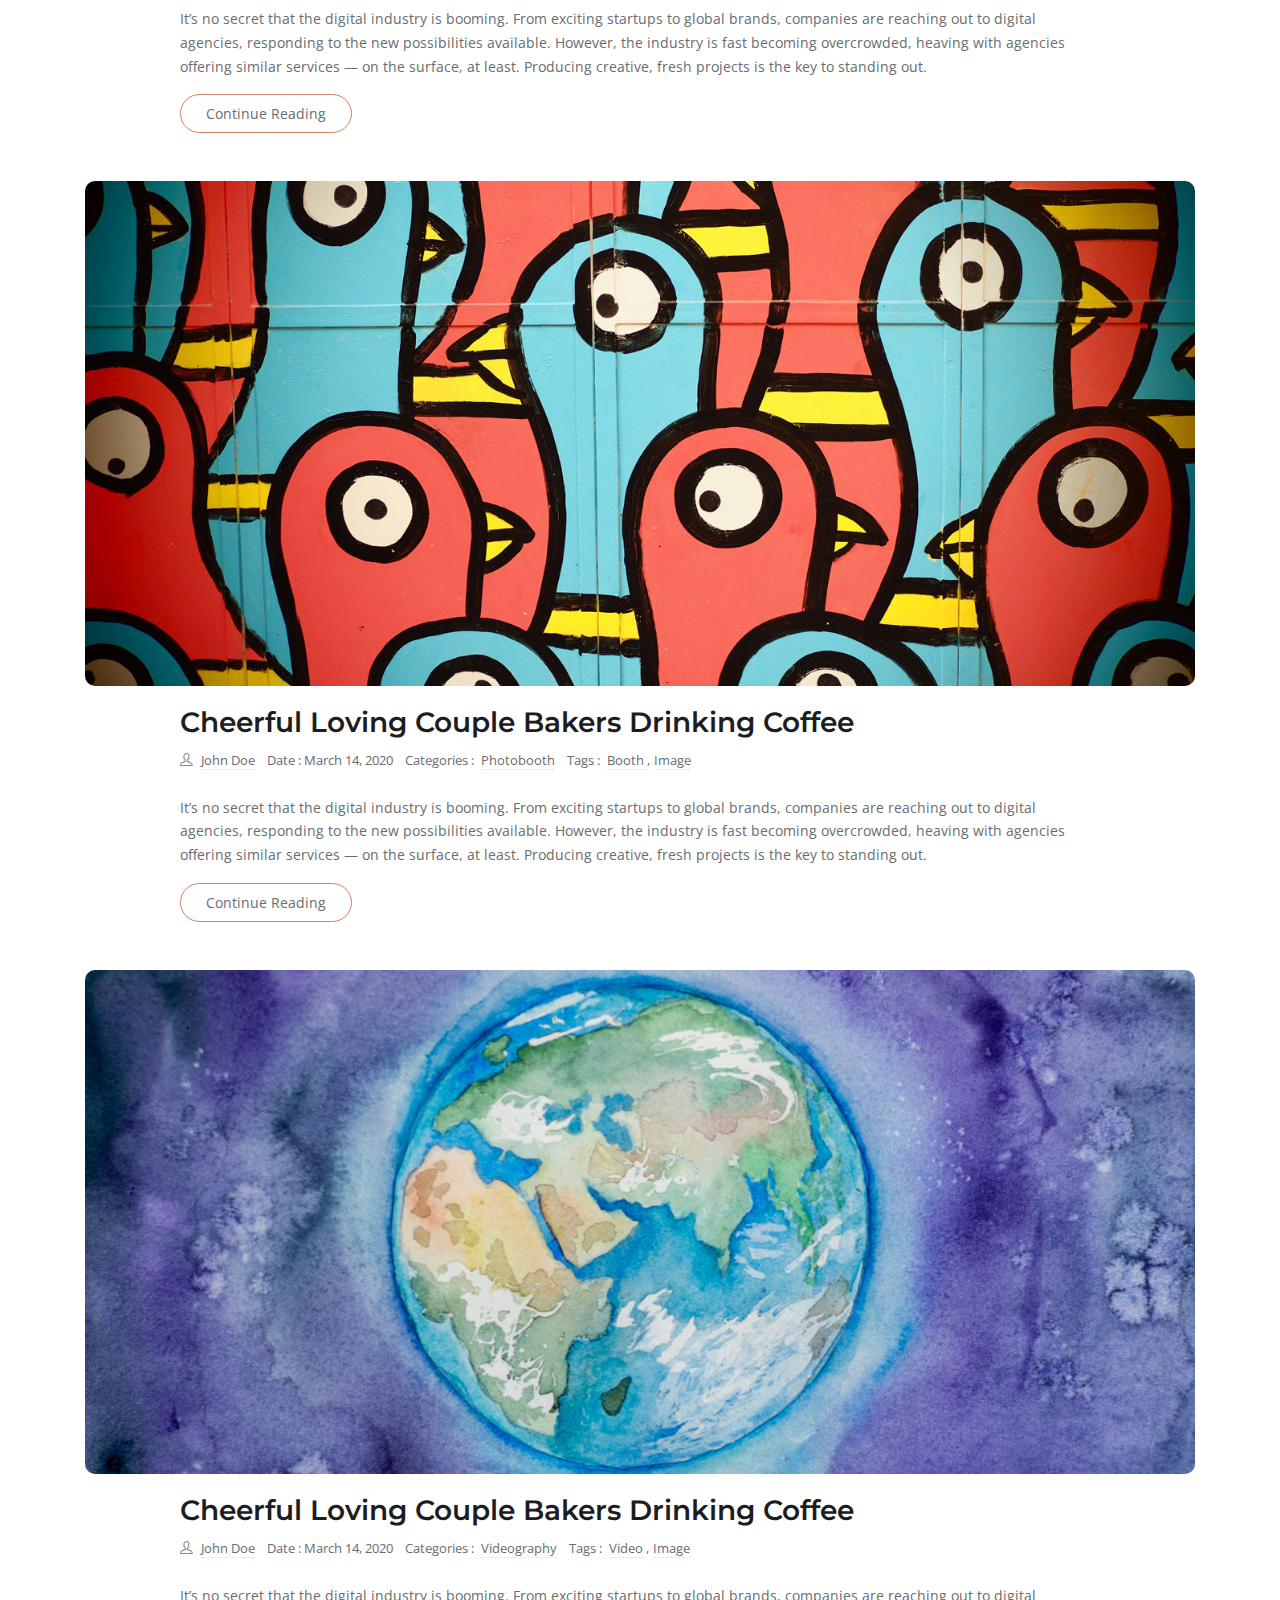
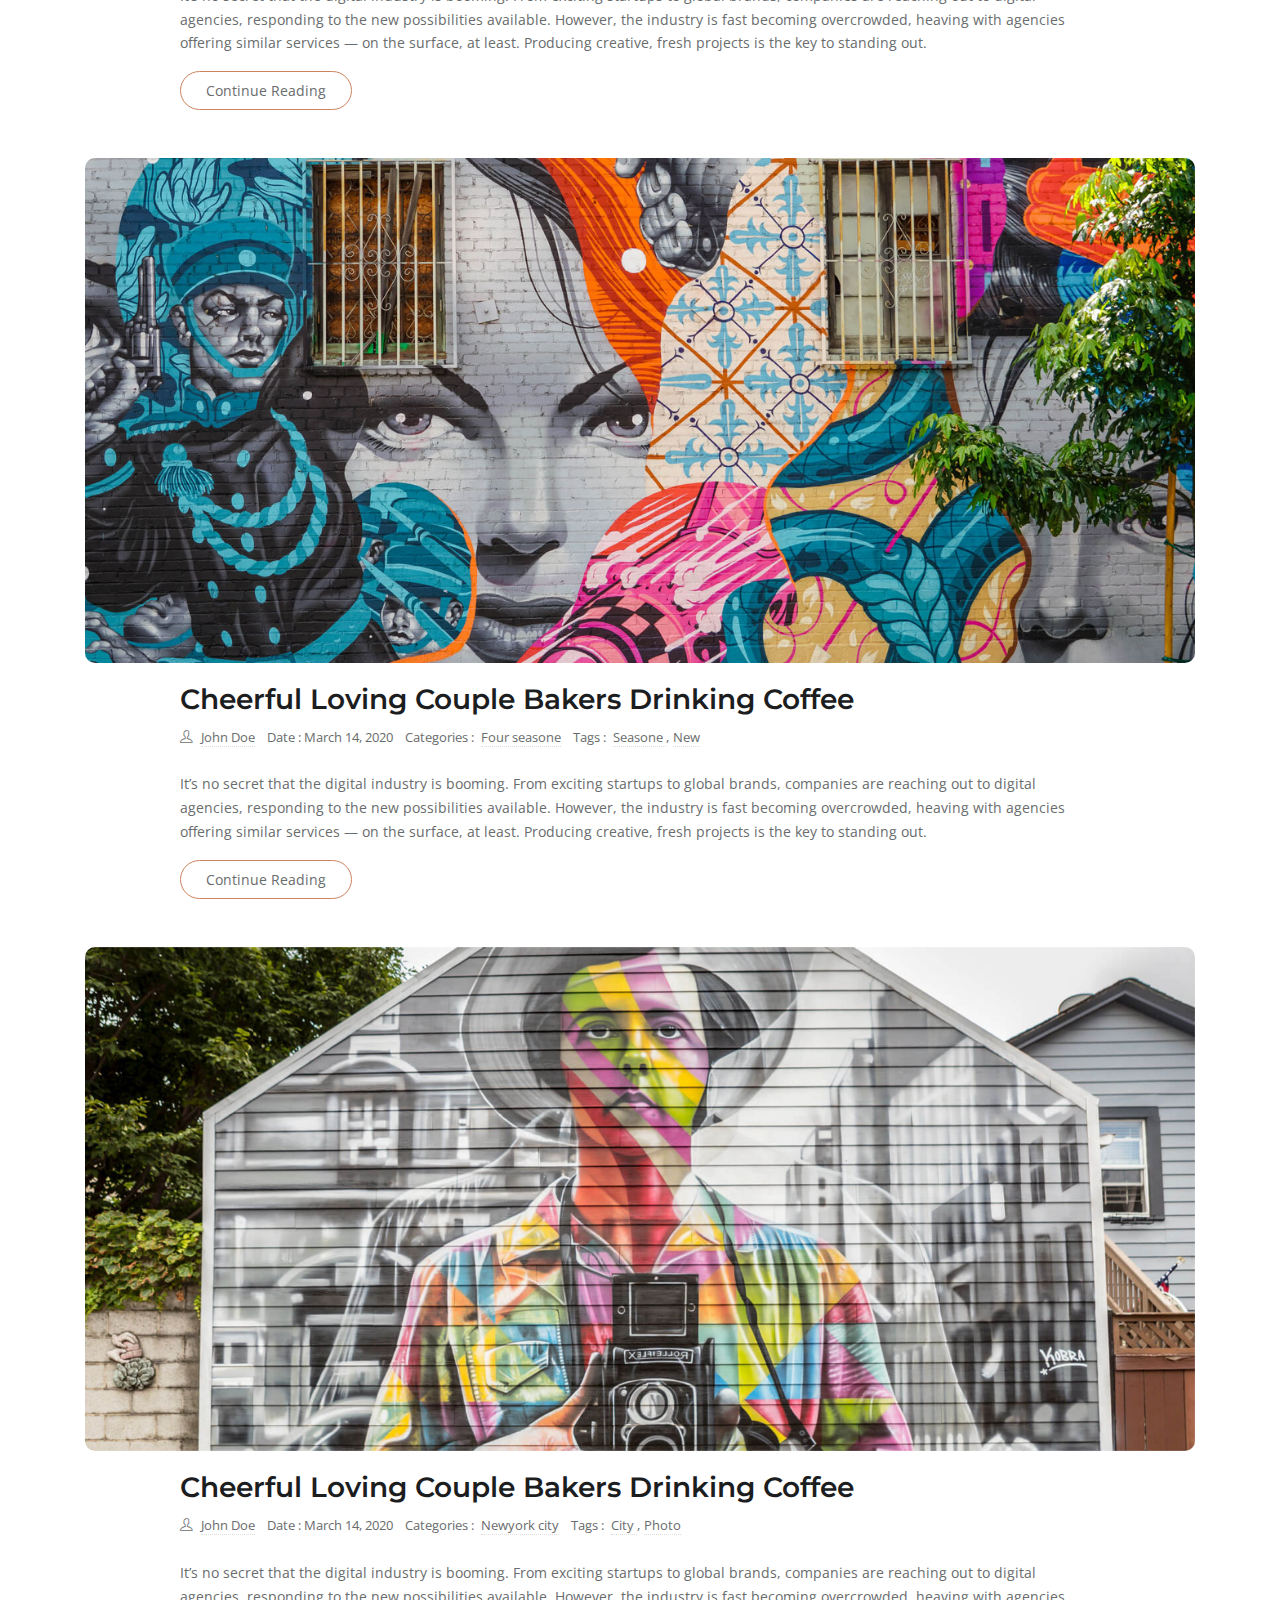
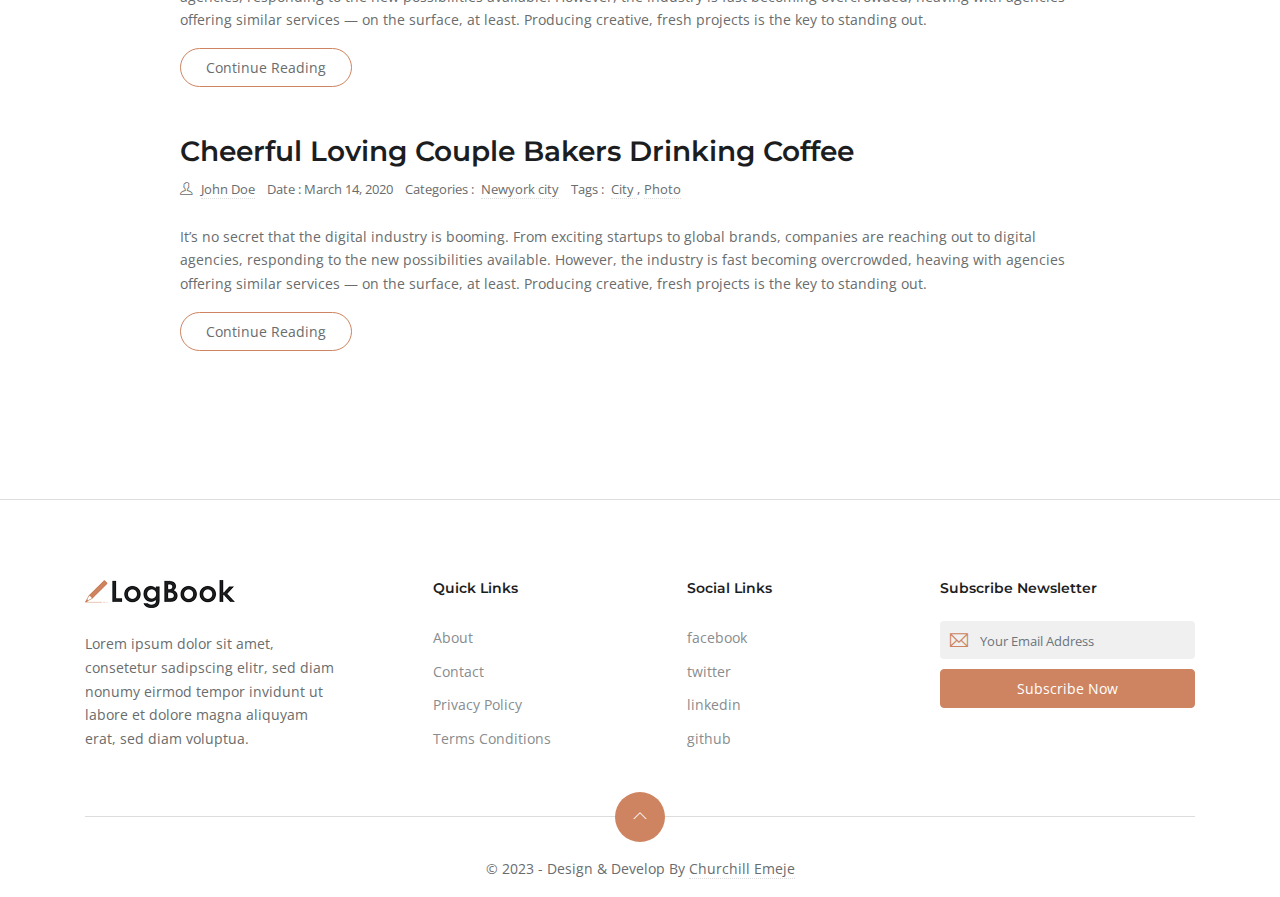
<file: index-full.html>
<!DOCTYPE html>

<html lang="en-us">
  <head>
    <meta charset="utf-8" />
    <title>Logbook - Homepage Full</title>

    <!-- mobile responsive meta -->
    <meta
      name="viewport"
      content="width=device-width, initial-scale=1, maximum-scale=5"
    />
    <meta name="description" content="This is meta description" />
    <meta name="author" content="Themefisher" />

    <!-- plugins -->
    <link
      rel="preload"
      href="https://fonts.gstatic.com/s/opensans/v18/mem8YaGs126MiZpBA-UFWJ0bbck.woff2"
      style="font-display: optional"
    />
    <link rel="stylesheet" href="plugins/bootstrap/bootstrap.min.css" />
    <link
      rel="stylesheet"
      href="https://fonts.googleapis.com/css?family=Montserrat:600%7cOpen&#43;Sans&amp;display=swap"
      media="screen"
    />

    <link rel="stylesheet" href="plugins/themify-icons/themify-icons.css" />
    <link rel="stylesheet" href="plugins/slick/slick.css" />

    <!-- Main Stylesheet -->
    <link rel="stylesheet" href="css/style.css" />

    <!--Favicon-->
    <link rel="shortcut icon" href="images/favicon.png" type="image/x-icon" />
    <link rel="icon" href="images/favicon.png" type="image/x-icon" />
  </head>

  <body>
    <!-- navigation -->
    <header class="sticky-top bg-white border-bottom border-default">
      <div class="container">
        <nav class="navbar navbar-expand-lg navbar-white">
          <a class="navbar-brand" href="index.html">
            <img
              class="img-fluid"
              width="150px"
              src="images/logo.png"
              alt="LogBook"
            />
          </a>
          <button
            class="navbar-toggler border-0"
            type="button"
            data-toggle="collapse"
            data-target="#navigation"
          >
            <i class="ti-menu"></i>
          </button>

          <div class="collapse navbar-collapse text-center" id="navigation">
            <ul class="navbar-nav ml-auto">
              <li class="nav-item dropdown">
                <a
                  class="nav-link"
                  href="#"
                  role="button"
                  data-toggle="dropdown"
                  aria-haspopup="true"
                  aria-expanded="false"
                >
                  homepage <i class="ti-angle-down ml-1"></i>
                </a>
                <div class="dropdown-menu">
                  <a class="dropdown-item" href="index-full.html"
                    >Homepage Full Width</a
                  >
                  <a class="dropdown-item" href="index-full-left.html"
                    >Homepage Full With Left Sidebar</a
                  >
                  <a class="dropdown-item" href="index-full-right.html"
                    >Homepage Full With Right Sidebar</a
                  >
                  <a class="dropdown-item" href="index-list.html"
                    >Homepage List Style</a
                  >
                  <a class="dropdown-item" href="index-list-left.html"
                    >Homepage List With Left Sidebar</a
                  >
                  <a class="dropdown-item" href="index-list-right.html"
                    >Homepage List With Right Sidebar</a
                  >
                </div>
              </li>
              <li class="nav-item">
                <a class="nav-link" href="about.html">About</a>
              </li>
              <li class="nav-item">
                <a class="nav-link" href="contact.html">Contact</a>
              </li>
              <li class="nav-item dropdown">
                <a
                  class="nav-link"
                  href="#"
                  role="button"
                  data-toggle="dropdown"
                  aria-haspopup="true"
                  aria-expanded="false"
                  >Pages <i class="ti-angle-down ml-1"></i>
                </a>
                <div class="dropdown-menu">
                  <a class="dropdown-item" href="author.html">Author</a>
                  <a class="dropdown-item" href="post-details-1.html"
                    >Post Details 1</a
                  >
                  <a class="dropdown-item" href="post-details-2.html"
                    >Post Details 2</a
                  >
                  <a class="dropdown-item" href="post-elements.html"
                    >Post Elements</a
                  >
                  <a class="dropdown-item" href="privacy-policy.html"
                    >Privacy Policy</a
                  >
                  <a class="dropdown-item" href="terms-conditions.html"
                    >Terms Conditions</a
                  >
                </div>
              </li>
            </ul>

            <select class="m-2 border-0" id="select-language">
              <option id="en" value="about/" selected>En</option>
              <option id="fr" value="fr/about/">Fr</option>
            </select>

            <!-- search -->
            <div class="search px-4">
              <button id="searchOpen" class="search-btn">
                <i class="ti-search"></i>
              </button>
              <div class="search-wrapper">
                <form action="javascript:void(0)" class="h-100">
                  <input
                    class="search-box pl-4"
                    id="search-query"
                    name="s"
                    type="search"
                    placeholder="Type &amp; Hit Enter..."
                  />
                </form>
                <button id="searchClose" class="search-close">
                  <i class="ti-close text-dark"></i>
                </button>
              </div>
            </div>
          </div>
        </nav>
      </div>
    </header>
    <!-- /navigation -->

    <section class="section">
      <div class="container">
        <div class="row">
          <div class="col-12 mb-5 mb-lg-0">
            <article class="row mb-5">
              <div class="col-12">
                <div class="post-slider">
                  <img
                    loading="lazy"
                    src="images/post/post-6.jpg"
                    class="img-fluid"
                    alt="post-thumb"
                  />
                  <img
                    loading="lazy"
                    src="images/post/post-1.jpg"
                    class="img-fluid"
                    alt="post-thumb"
                  />
                  <img
                    loading="lazy"
                    src="images/post/post-3.jpg"
                    class="img-fluid"
                    alt="post-thumb"
                  />
                </div>
              </div>
              <div class="col-lg-10 mx-auto">
                <h3>
                  <a class="post-title" href="post-elements.html"
                    >Elements That You Can Use To Create A New Post On This
                    Template.</a
                  >
                </h3>
                <ul class="list-inline post-meta mb-4">
                  <li class="list-inline-item">
                    <i class="ti-user mr-2"></i
                    ><a href="author.html">John Doe</a>
                  </li>
                  <li class="list-inline-item">Date : March 15, 2020</li>
                  <li class="list-inline-item">
                    Categories : <a href="#!" class="ml-1">Photography </a>
                  </li>
                  <li class="list-inline-item">
                    Tags : <a href="#!" class="ml-1">Photo </a> ,<a
                      href="#!"
                      class="ml-1"
                      >Image
                    </a>
                  </li>
                </ul>
                <p>
                  Heading example Here is example of hedings. You can use this
                  heading by following markdownify rules. For example: use # for
                  heading 1 and use ###### for heading 6. Heading 1 Heading 2
                  Heading 3 Heading 4 Heading 5 Heading 6 Emphasis Emphasis, aka
                  italics, with asterisks or underscores.
                </p>
                <a href="post-elements.html" class="btn btn-outline-primary"
                  >Continue Reading</a
                >
              </div>
            </article>
            <article class="row mb-5">
              <div class="col-12">
                <div class="post-slider">
                  <img
                    loading="lazy"
                    src="images/post/post-1.jpg"
                    class="img-fluid"
                    alt="post-thumb"
                  />
                </div>
              </div>
              <div class="col-lg-10 mx-auto">
                <h3>
                  <a class="post-title" href="post-details-1.html"
                    >Cheerful Loving Couple Bakers Drinking Coffee</a
                  >
                </h3>
                <ul class="list-inline post-meta mb-4">
                  <li class="list-inline-item">
                    <i class="ti-user mr-2"></i
                    ><a href="author.html">John Doe</a>
                  </li>
                  <li class="list-inline-item">Date : March 14, 2020</li>
                  <li class="list-inline-item">
                    Categories : <a href="#!" class="ml-1">Photography </a>
                  </li>
                  <li class="list-inline-item">
                    Tags : <a href="#!" class="ml-1">Photo </a> ,<a
                      href="#!"
                      class="ml-1"
                      >Image
                    </a>
                  </li>
                </ul>
                <p>
                  It’s no secret that the digital industry is booming. From
                  exciting startups to global brands, companies are reaching out
                  to digital agencies, responding to the new possibilities
                  available. However, the industry is fast becoming overcrowded,
                  heaving with agencies offering similar services — on the
                  surface, at least. Producing creative, fresh projects is the
                  key to standing out.
                </p>
                <a href="post-details-1.html" class="btn btn-outline-primary"
                  >Continue Reading</a
                >
              </div>
            </article>
            <article class="row mb-5">
              <div class="col-12">
                <div class="post-slider">
                  <img
                    loading="lazy"
                    src="images/post/post-2.jpg"
                    class="img-fluid"
                    alt="post-thumb"
                  />
                  <img
                    loading="lazy"
                    src="images/post/post-4.jpg"
                    class="img-fluid"
                    alt="post-thumb"
                  />
                </div>
              </div>
              <div class="col-lg-10 mx-auto">
                <h3>
                  <a class="post-title" href="post-details-2.html"
                    >Cheerful Loving Couple Bakers Drinking Coffee</a
                  >
                </h3>
                <ul class="list-inline post-meta mb-4">
                  <li class="list-inline-item">
                    <i class="ti-user mr-2"></i
                    ><a href="author.html">John Doe</a>
                  </li>
                  <li class="list-inline-item">Date : March 14, 2020</li>
                  <li class="list-inline-item">
                    Categories : <a href="#!" class="ml-1">Photobooth </a>
                  </li>
                  <li class="list-inline-item">
                    Tags : <a href="#!" class="ml-1">Booth </a> ,<a
                      href="#!"
                      class="ml-1"
                      >Image
                    </a>
                  </li>
                </ul>
                <p>
                  It’s no secret that the digital industry is booming. From
                  exciting startups to global brands, companies are reaching out
                  to digital agencies, responding to the new possibilities
                  available. However, the industry is fast becoming overcrowded,
                  heaving with agencies offering similar services — on the
                  surface, at least. Producing creative, fresh projects is the
                  key to standing out.
                </p>
                <a href="post-details-2.html" class="btn btn-outline-primary"
                  >Continue Reading</a
                >
              </div>
            </article>
            <article class="row mb-5">
              <div class="col-12">
                <div class="post-slider">
                  <img
                    loading="lazy"
                    src="images/post/post-3.jpg"
                    class="img-fluid"
                    alt="post-thumb"
                  />
                </div>
              </div>
              <div class="col-lg-10 mx-auto">
                <h3>
                  <a class="post-title" href="post-details-2.html"
                    >Cheerful Loving Couple Bakers Drinking Coffee</a
                  >
                </h3>
                <ul class="list-inline post-meta mb-4">
                  <li class="list-inline-item">
                    <i class="ti-user mr-2"></i
                    ><a href="author.html">John Doe</a>
                  </li>
                  <li class="list-inline-item">Date : March 14, 2020</li>
                  <li class="list-inline-item">
                    Categories : <a href="#!" class="ml-1">Videography </a>
                  </li>
                  <li class="list-inline-item">
                    Tags : <a href="#!" class="ml-1">Video </a> ,<a
                      href="#!"
                      class="ml-1"
                      >Image
                    </a>
                  </li>
                </ul>
                <p>
                  It’s no secret that the digital industry is booming. From
                  exciting startups to global brands, companies are reaching out
                  to digital agencies, responding to the new possibilities
                  available. However, the industry is fast becoming overcrowded,
                  heaving with agencies offering similar services — on the
                  surface, at least. Producing creative, fresh projects is the
                  key to standing out.
                </p>
                <a href="post-details-2.html" class="btn btn-outline-primary"
                  >Continue Reading</a
                >
              </div>
            </article>
            <article class="row mb-5">
              <div class="col-12">
                <div class="post-slider">
                  <img
                    loading="lazy"
                    src="images/post/post-4.jpg"
                    class="img-fluid"
                    alt="post-thumb"
                  />
                  <img
                    loading="lazy"
                    src="images/post/post-1.jpg"
                    class="img-fluid"
                    alt="post-thumb"
                  />
                </div>
              </div>
              <div class="col-lg-10 mx-auto">
                <h3>
                  <a class="post-title" href="post-details-1.html"
                    >Cheerful Loving Couple Bakers Drinking Coffee</a
                  >
                </h3>
                <ul class="list-inline post-meta mb-4">
                  <li class="list-inline-item">
                    <i class="ti-user mr-2"></i
                    ><a href="author.html">John Doe</a>
                  </li>
                  <li class="list-inline-item">Date : March 14, 2020</li>
                  <li class="list-inline-item">
                    Categories : <a href="#!" class="ml-1">Four seasone </a>
                  </li>
                  <li class="list-inline-item">
                    Tags : <a href="#!" class="ml-1">Seasone </a> ,<a
                      href="#!"
                      class="ml-1"
                      >New
                    </a>
                  </li>
                </ul>
                <p>
                  It’s no secret that the digital industry is booming. From
                  exciting startups to global brands, companies are reaching out
                  to digital agencies, responding to the new possibilities
                  available. However, the industry is fast becoming overcrowded,
                  heaving with agencies offering similar services — on the
                  surface, at least. Producing creative, fresh projects is the
                  key to standing out.
                </p>
                <a href="post-details-1.html" class="btn btn-outline-primary"
                  >Continue Reading</a
                >
              </div>
            </article>
            <article class="row mb-5">
              <div class="col-12">
                <div class="post-slider">
                  <img
                    loading="lazy"
                    src="images/post/post-5.jpg"
                    class="img-fluid"
                    alt="post-thumb"
                  />
                </div>
              </div>
              <div class="col-lg-10 mx-auto">
                <h3>
                  <a class="post-title" href="post-details-1.html"
                    >Cheerful Loving Couple Bakers Drinking Coffee</a
                  >
                </h3>
                <ul class="list-inline post-meta mb-4">
                  <li class="list-inline-item">
                    <i class="ti-user mr-2"></i
                    ><a href="author.html">John Doe</a>
                  </li>
                  <li class="list-inline-item">Date : March 14, 2020</li>
                  <li class="list-inline-item">
                    Categories : <a href="#!" class="ml-1">Newyork city </a>
                  </li>
                  <li class="list-inline-item">
                    Tags : <a href="#!" class="ml-1">City </a> ,<a
                      href="#!"
                      class="ml-1"
                      >Photo
                    </a>
                  </li>
                </ul>
                <p>
                  It’s no secret that the digital industry is booming. From
                  exciting startups to global brands, companies are reaching out
                  to digital agencies, responding to the new possibilities
                  available. However, the industry is fast becoming overcrowded,
                  heaving with agencies offering similar services — on the
                  surface, at least. Producing creative, fresh projects is the
                  key to standing out.
                </p>
                <a href="post-details-1.html" class="btn btn-outline-primary"
                  >Continue Reading</a
                >
              </div>
            </article>
            <article class="row mb-5">
              <div class="col-lg-10 mx-auto">
                <h3>
                  <a class="post-title" href="post-details-2.html"
                    >Cheerful Loving Couple Bakers Drinking Coffee</a
                  >
                </h3>
                <ul class="list-inline post-meta mb-4">
                  <li class="list-inline-item">
                    <i class="ti-user mr-2"></i
                    ><a href="author.html">John Doe</a>
                  </li>
                  <li class="list-inline-item">Date : March 14, 2020</li>
                  <li class="list-inline-item">
                    Categories : <a href="#!" class="ml-1">Newyork city </a>
                  </li>
                  <li class="list-inline-item">
                    Tags : <a href="#!" class="ml-1">City </a> ,<a
                      href="#!"
                      class="ml-1"
                      >Photo
                    </a>
                  </li>
                </ul>
                <p>
                  It’s no secret that the digital industry is booming. From
                  exciting startups to global brands, companies are reaching out
                  to digital agencies, responding to the new possibilities
                  available. However, the industry is fast becoming overcrowded,
                  heaving with agencies offering similar services — on the
                  surface, at least. Producing creative, fresh projects is the
                  key to standing out.
                </p>
                <a href="post-details-2.html" class="btn btn-outline-primary"
                  >Continue Reading</a
                >
              </div>
            </article>
          </div>
        </div>
      </div>
    </section>

    <footer class="section-sm pb-0 border-top border-default">
      <div class="container">
        <div class="row justify-content-between">
          <div class="col-md-3 mb-4">
            <a class="mb-4 d-block" href="index.html">
              <img
                class="img-fluid"
                width="150px"
                src="images/logo.png"
                alt="LogBook"
              />
            </a>
            <p>
              Lorem ipsum dolor sit amet, consetetur sadipscing elitr, sed diam
              nonumy eirmod tempor invidunt ut labore et dolore magna aliquyam
              erat, sed diam voluptua.
            </p>
          </div>

          <div class="col-lg-2 col-md-3 col-6 mb-4">
            <h6 class="mb-4">Quick Links</h6>
            <ul class="list-unstyled footer-list">
              <li><a href="about.html">About</a></li>
              <li><a href="contact.html">Contact</a></li>
              <li><a href="privacy-policy.html">Privacy Policy</a></li>
              <li><a href="terms-conditions.html">Terms Conditions</a></li>
            </ul>
          </div>

          <div class="col-lg-2 col-md-3 col-6 mb-4">
            <h6 class="mb-4">Social Links</h6>
            <ul class="list-unstyled footer-list">
              <li><a href="#">facebook</a></li>
              <li><a href="#">twitter</a></li>
              <li><a href="#">linkedin</a></li>
              <li><a href="#">github</a></li>
            </ul>
          </div>

          <div class="col-md-3 mb-4">
            <h6 class="mb-4">Subscribe Newsletter</h6>
            <form
              class="subscription"
              action="javascript:void(0)"
              method="post"
            >
              <div class="position-relative">
                <i class="ti-email email-icon"></i>
                <input
                  type="email"
                  class="form-control"
                  placeholder="Your Email Address"
                />
              </div>
              <button class="btn btn-primary btn-block rounded" type="submit">
                Subscribe now
              </button>
            </form>
          </div>
        </div>
        <div class="scroll-top">
          <a href="javascript:void(0);" id="scrollTop"
            ><i class="ti-angle-up"></i
          ></a>
        </div>
        <div class="text-center">
          <p class="content">
            &copy; 2023 - Design &amp; Develop By
            <a href="https://github.com/ChuchillEmeje" target="_blank"
              >Churchill Emeje</a
            >
          </p>
        </div>
      </div>
    </footer>

    <!-- JS Plugins -->
    <script src="plugins/jQuery/jquery.min.js"></script>
    <script src="plugins/bootstrap/bootstrap.min.js" async></script>
    <script src="plugins/slick/slick.min.js"></script>

    <!-- Main Script -->
    <script src="js/script.js"></script>
  </body>
</html>
</file>
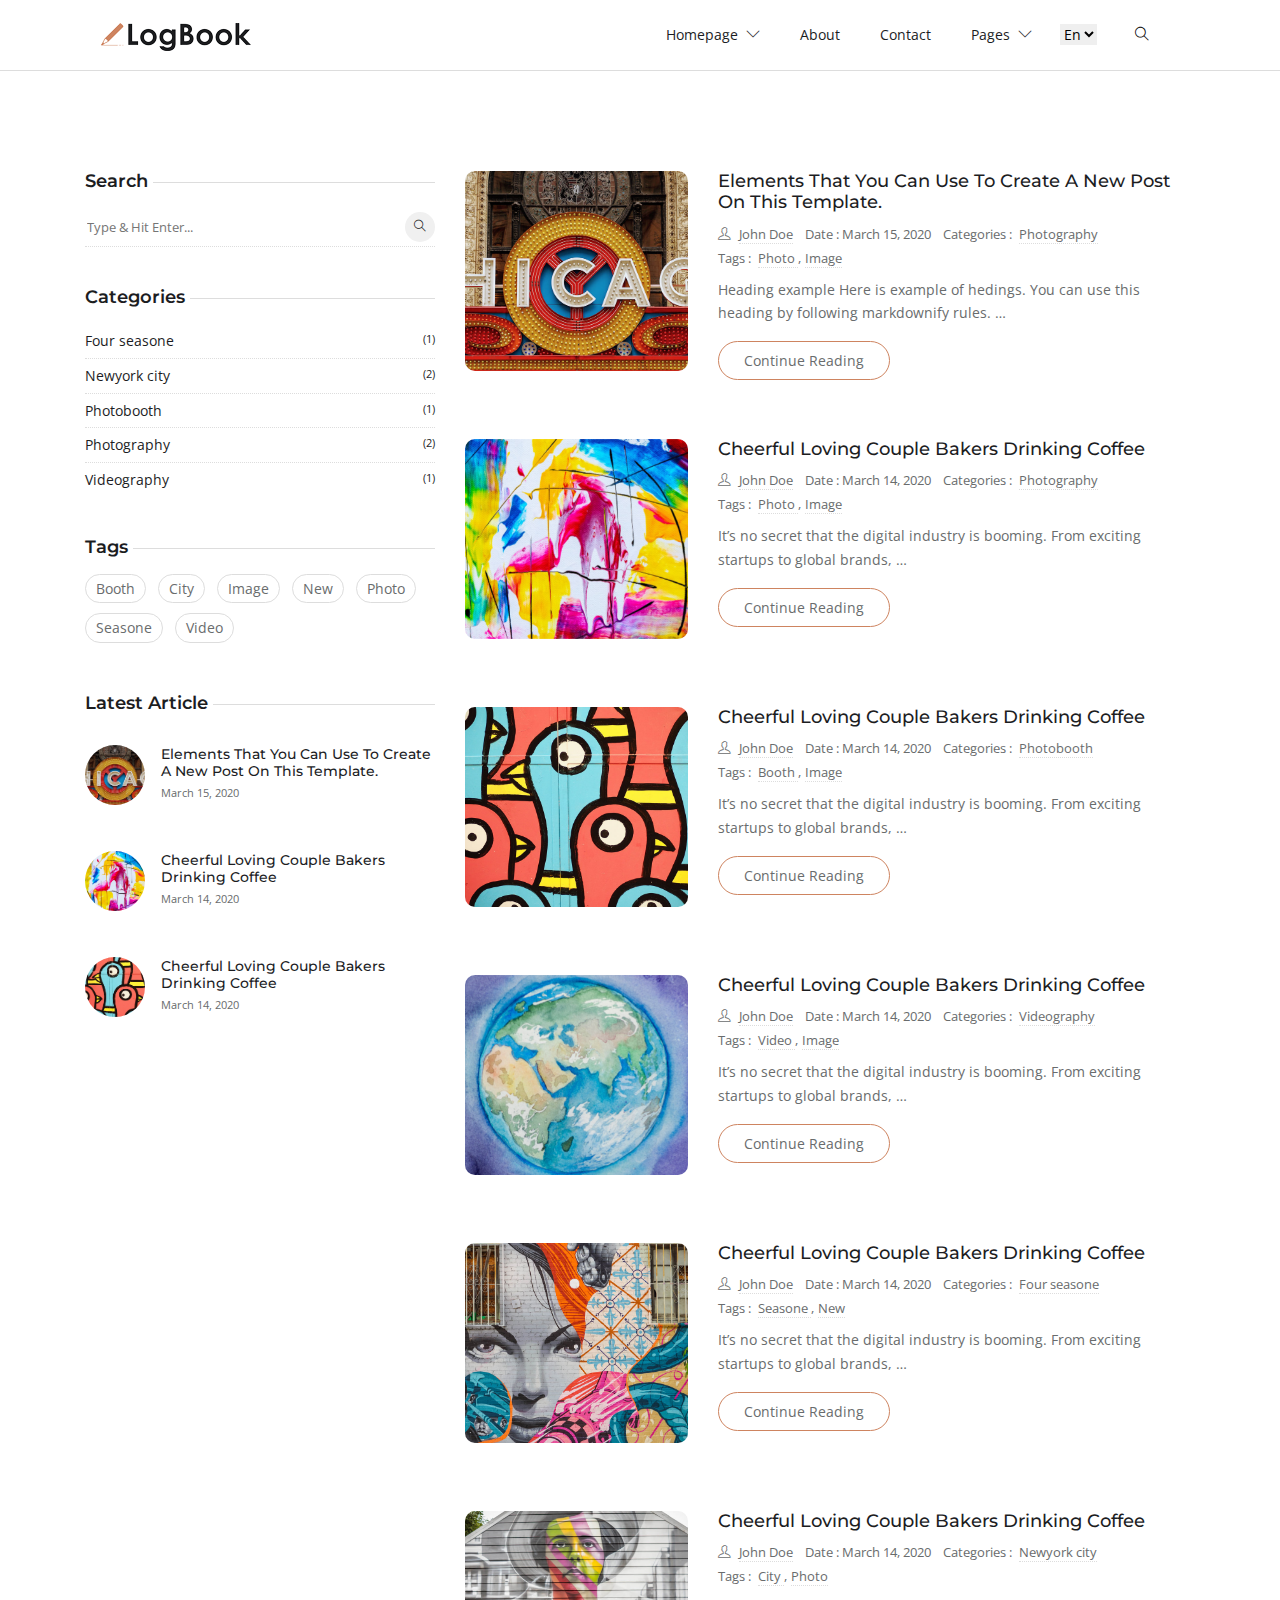
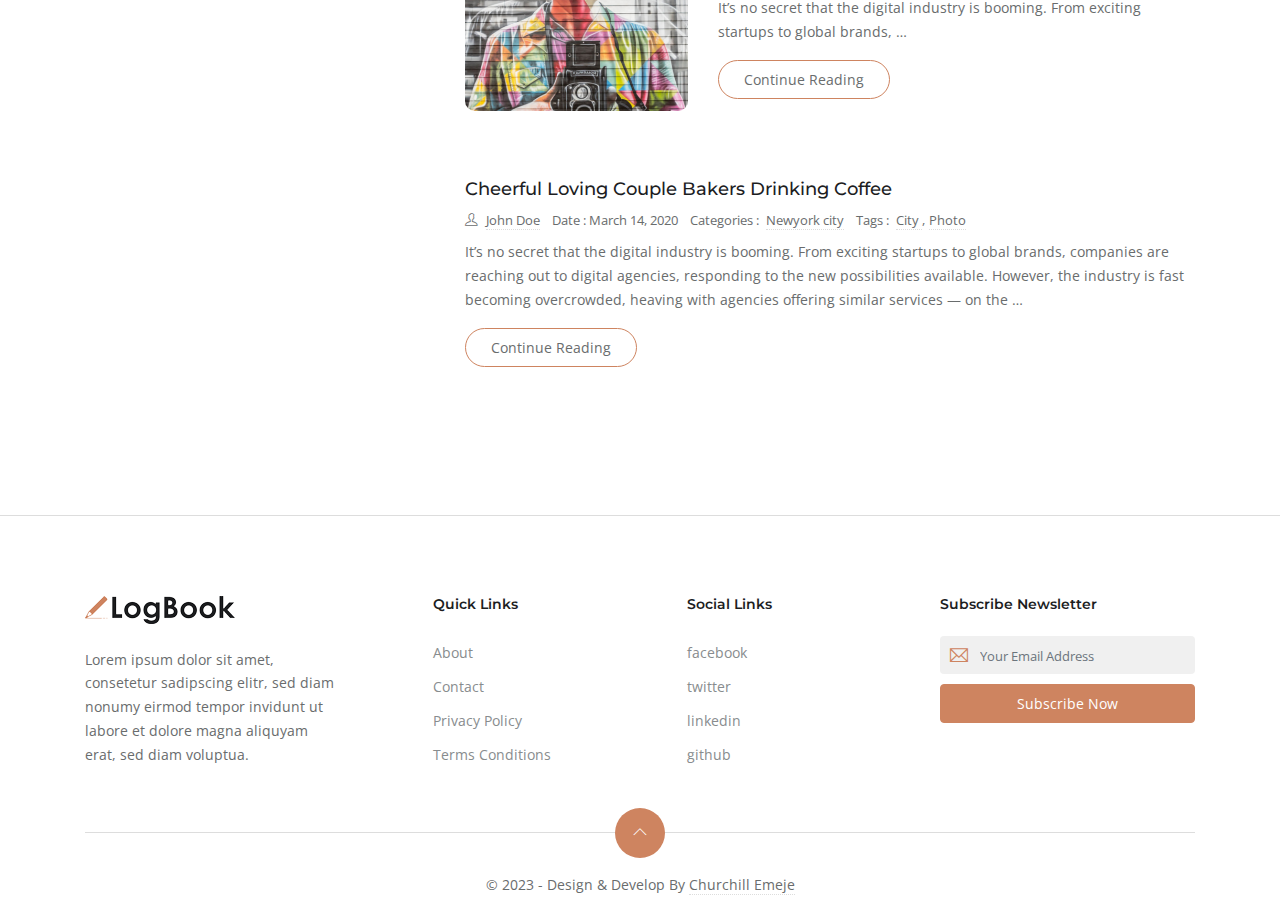
<file: index-list-left.html>
<!DOCTYPE html>

<html lang="en-us">
  <head>
    <meta charset="utf-8" />
    <title>Logbook - Homepage List Left</title>

    <!-- mobile responsive meta -->
    <meta
      name="viewport"
      content="width=device-width, initial-scale=1, maximum-scale=5"
    />
    <meta name="description" content="This is meta description" />
    <meta name="author" content="Themefisher" />

    <!-- plugins -->
    <link
      rel="preload"
      href="https://fonts.gstatic.com/s/opensans/v18/mem8YaGs126MiZpBA-UFWJ0bbck.woff2"
      style="font-display: optional"
    />
    <link rel="stylesheet" href="plugins/bootstrap/bootstrap.min.css" />
    <link
      rel="stylesheet"
      href="https://fonts.googleapis.com/css?family=Montserrat:600%7cOpen&#43;Sans&amp;display=swap"
      media="screen"
    />

    <link rel="stylesheet" href="plugins/themify-icons/themify-icons.css" />
    <link rel="stylesheet" href="plugins/slick/slick.css" />

    <!-- Main Stylesheet -->
    <link rel="stylesheet" href="css/style.css" />

    <!--Favicon-->
    <link rel="shortcut icon" href="images/favicon.png" type="image/x-icon" />
    <link rel="icon" href="images/favicon.png" type="image/x-icon" />
  </head>

  <body>
    <!-- navigation -->
    <header class="sticky-top bg-white border-bottom border-default">
      <div class="container">
        <nav class="navbar navbar-expand-lg navbar-white">
          <a class="navbar-brand" href="index.html">
            <img
              class="img-fluid"
              width="150px"
              src="images/logo.png"
              alt="LogBook"
            />
          </a>
          <button
            class="navbar-toggler border-0"
            type="button"
            data-toggle="collapse"
            data-target="#navigation"
          >
            <i class="ti-menu"></i>
          </button>

          <div class="collapse navbar-collapse text-center" id="navigation">
            <ul class="navbar-nav ml-auto">
              <li class="nav-item dropdown">
                <a
                  class="nav-link"
                  href="#"
                  role="button"
                  data-toggle="dropdown"
                  aria-haspopup="true"
                  aria-expanded="false"
                >
                  homepage <i class="ti-angle-down ml-1"></i>
                </a>
                <div class="dropdown-menu">
                  <a class="dropdown-item" href="index-full.html"
                    >Homepage Full Width</a
                  >
                  <a class="dropdown-item" href="index-full-left.html"
                    >Homepage Full With Left Sidebar</a
                  >
                  <a class="dropdown-item" href="index-full-right.html"
                    >Homepage Full With Right Sidebar</a
                  >
                  <a class="dropdown-item" href="index-list.html"
                    >Homepage List Style</a
                  >
                  <a class="dropdown-item" href="index-list-left.html"
                    >Homepage List With Left Sidebar</a
                  >
                  <a class="dropdown-item" href="index-list-right.html"
                    >Homepage List With Right Sidebar</a
                  >
                </div>
              </li>
              <li class="nav-item">
                <a class="nav-link" href="about.html">About</a>
              </li>
              <li class="nav-item">
                <a class="nav-link" href="contact.html">Contact</a>
              </li>
              <li class="nav-item dropdown">
                <a
                  class="nav-link"
                  href="#"
                  role="button"
                  data-toggle="dropdown"
                  aria-haspopup="true"
                  aria-expanded="false"
                  >Pages <i class="ti-angle-down ml-1"></i>
                </a>
                <div class="dropdown-menu">
                  <a class="dropdown-item" href="author.html">Author</a>
                  <a class="dropdown-item" href="post-details-1.html"
                    >Post Details 1</a
                  >
                  <a class="dropdown-item" href="post-details-2.html"
                    >Post Details 2</a
                  >
                  <a class="dropdown-item" href="post-elements.html"
                    >Post Elements</a
                  >
                  <a class="dropdown-item" href="privacy-policy.html"
                    >Privacy Policy</a
                  >
                  <a class="dropdown-item" href="terms-conditions.html"
                    >Terms Conditions</a
                  >
                </div>
              </li>
            </ul>

            <select class="m-2 border-0" id="select-language">
              <option id="en" value="about/" selected>En</option>
              <option id="fr" value="fr/about/">Fr</option>
            </select>

            <!-- search -->
            <div class="search px-4">
              <button id="searchOpen" class="search-btn">
                <i class="ti-search"></i>
              </button>
              <div class="search-wrapper">
                <form action="javascript:void(0)" class="h-100">
                  <input
                    class="search-box pl-4"
                    id="search-query"
                    name="s"
                    type="search"
                    placeholder="Type &amp; Hit Enter..."
                  />
                </form>
                <button id="searchClose" class="search-close">
                  <i class="ti-close text-dark"></i>
                </button>
              </div>
            </div>
          </div>
        </nav>
      </div>
    </header>
    <!-- /navigation -->

    <section class="section">
      <div class="container">
        <div class="row">
          <aside class="col-lg-4 order-2 order-lg-1">
            <!-- Search -->
            <div class="widget">
              <h5 class="widget-title"><span>Search</span></h5>
              <form action="/logbook-hugo/search" class="widget-search">
                <input
                  id="search-query"
                  name="s"
                  type="search"
                  placeholder="Type &amp; Hit Enter..."
                />
                <button type="submit"><i class="ti-search"></i></button>
              </form>
            </div>
            <!-- categories -->
            <div class="widget">
              <h5 class="widget-title"><span>Categories</span></h5>
              <ul class="list-unstyled widget-list">
                <li>
                  <a href="#!" class="d-flex"
                    >Four seasone <small class="ml-auto">(1)</small></a
                  >
                </li>
                <li>
                  <a href="#!" class="d-flex"
                    >Newyork city <small class="ml-auto">(2)</small></a
                  >
                </li>
                <li>
                  <a href="#!" class="d-flex"
                    >Photobooth <small class="ml-auto">(1)</small></a
                  >
                </li>
                <li>
                  <a href="#!" class="d-flex"
                    >Photography <small class="ml-auto">(2)</small></a
                  >
                </li>
                <li>
                  <a href="#!" class="d-flex"
                    >Videography <small class="ml-auto">(1)</small></a
                  >
                </li>
              </ul>
            </div>
            <!-- tags -->
            <div class="widget">
              <h5 class="widget-title"><span>Tags</span></h5>
              <ul class="list-inline widget-list-inline">
                <li class="list-inline-item"><a href="#!">Booth</a></li>
                <li class="list-inline-item"><a href="#!">City</a></li>
                <li class="list-inline-item"><a href="#!">Image</a></li>
                <li class="list-inline-item"><a href="#!">New</a></li>
                <li class="list-inline-item"><a href="#!">Photo</a></li>
                <li class="list-inline-item"><a href="#!">Seasone</a></li>
                <li class="list-inline-item"><a href="#!">Video</a></li>
              </ul>
            </div>
            <!-- latest post -->
            <div class="widget">
              <h5 class="widget-title"><span>Latest Article</span></h5>
              <!-- post-item -->
              <ul class="list-unstyled widget-list">
                <li class="media widget-post align-items-center">
                  <a href="post-elements.html">
                    <img
                      loading="lazy"
                      class="mr-3"
                      src="images/post/post-6.jpg"
                    />
                  </a>
                  <div class="media-body">
                    <h5 class="h6 mb-0">
                      <a href="post-elements.html"
                        >Elements That You Can Use To Create A New Post On This
                        Template.</a
                      >
                    </h5>
                    <small>March 15, 2020</small>
                  </div>
                </li>
              </ul>
              <ul class="list-unstyled widget-list">
                <li class="media widget-post align-items-center">
                  <a href="post-details-1.html">
                    <img
                      loading="lazy"
                      class="mr-3"
                      src="images/post/post-1.jpg"
                    />
                  </a>
                  <div class="media-body">
                    <h5 class="h6 mb-0">
                      <a href="post-details-1.html"
                        >Cheerful Loving Couple Bakers Drinking Coffee</a
                      >
                    </h5>
                    <small>March 14, 2020</small>
                  </div>
                </li>
              </ul>
              <ul class="list-unstyled widget-list">
                <li class="media widget-post align-items-center">
                  <a href="post-details-2.html">
                    <img
                      loading="lazy"
                      class="mr-3"
                      src="images/post/post-2.jpg"
                    />
                  </a>
                  <div class="media-body">
                    <h5 class="h6 mb-0">
                      <a href="post-details-2.html"
                        >Cheerful Loving Couple Bakers Drinking Coffee</a
                      >
                    </h5>
                    <small>March 14, 2020</small>
                  </div>
                </li>
              </ul>
            </div>
          </aside>
          <div class="col-lg-8 order-1 order-lg-2 mb-5 mb-lg-0">
            <article class="row mb-5">
              <div class="col-md-4 mb-4 mb-md-0">
                <div class="post-slider slider-sm">
                  <img
                    loading="lazy"
                    src="images/post/post-6.jpg"
                    class="img-fluid"
                    alt="post-thumb"
                    style="height: 200px; object-fit: cover"
                  />
                  <img
                    loading="lazy"
                    src="images/post/post-1.jpg"
                    class="img-fluid"
                    alt="post-thumb"
                    style="height: 200px; object-fit: cover"
                  />
                  <img
                    loading="lazy"
                    src="images/post/post-3.jpg"
                    class="img-fluid"
                    alt="post-thumb"
                    style="height: 200px; object-fit: cover"
                  />
                </div>
              </div>
              <div class="col-md-8">
                <h3 class="h5">
                  <a class="post-title" href="post-elements.html"
                    >Elements That You Can Use To Create A New Post On This
                    Template.</a
                  >
                </h3>
                <ul class="list-inline post-meta mb-2">
                  <li class="list-inline-item">
                    <i class="ti-user mr-2"></i
                    ><a href="author.html">John Doe</a>
                  </li>
                  <li class="list-inline-item">Date : March 15, 2020</li>
                  <li class="list-inline-item">
                    Categories : <a href="#!" class="ml-1">Photography </a>
                  </li>
                  <li class="list-inline-item">
                    Tags : <a href="#!" class="ml-1">Photo </a> ,<a
                      href="#!"
                      class="ml-1"
                      >Image
                    </a>
                  </li>
                </ul>
                <p>
                  Heading example Here is example of hedings. You can use this
                  heading by following markdownify rules. …
                </p>
                <a href="post-elements.html" class="btn btn-outline-primary"
                  >Continue Reading</a
                >
              </div>
            </article>
            <article class="row mb-5">
              <div class="col-md-4 mb-4 mb-md-0">
                <div class="post-slider slider-sm">
                  <img
                    loading="lazy"
                    src="images/post/post-1.jpg"
                    class="img-fluid"
                    alt="post-thumb"
                    style="height: 200px; object-fit: cover"
                  />
                </div>
              </div>
              <div class="col-md-8">
                <h3 class="h5">
                  <a class="post-title" href="post-details-1.html"
                    >Cheerful Loving Couple Bakers Drinking Coffee</a
                  >
                </h3>
                <ul class="list-inline post-meta mb-2">
                  <li class="list-inline-item">
                    <i class="ti-user mr-2"></i
                    ><a href="author.html">John Doe</a>
                  </li>
                  <li class="list-inline-item">Date : March 14, 2020</li>
                  <li class="list-inline-item">
                    Categories : <a href="#!" class="ml-1">Photography </a>
                  </li>
                  <li class="list-inline-item">
                    Tags : <a href="#!" class="ml-1">Photo </a> ,<a
                      href="#!"
                      class="ml-1"
                      >Image
                    </a>
                  </li>
                </ul>
                <p>
                  It’s no secret that the digital industry is booming. From
                  exciting startups to global brands, …
                </p>
                <a href="post-details-1.html" class="btn btn-outline-primary"
                  >Continue Reading</a
                >
              </div>
            </article>
            <article class="row mb-5">
              <div class="col-md-4 mb-4 mb-md-0">
                <div class="post-slider slider-sm">
                  <img
                    loading="lazy"
                    src="images/post/post-2.jpg"
                    class="img-fluid"
                    alt="post-thumb"
                    style="height: 200px; object-fit: cover"
                  />
                  <img
                    loading="lazy"
                    src="images/post/post-4.jpg"
                    class="img-fluid"
                    alt="post-thumb"
                    style="height: 200px; object-fit: cover"
                  />
                </div>
              </div>
              <div class="col-md-8">
                <h3 class="h5">
                  <a class="post-title" href="post-details-2.html"
                    >Cheerful Loving Couple Bakers Drinking Coffee</a
                  >
                </h3>
                <ul class="list-inline post-meta mb-2">
                  <li class="list-inline-item">
                    <i class="ti-user mr-2"></i
                    ><a href="author.html">John Doe</a>
                  </li>
                  <li class="list-inline-item">Date : March 14, 2020</li>
                  <li class="list-inline-item">
                    Categories : <a href="#!" class="ml-1">Photobooth </a>
                  </li>
                  <li class="list-inline-item">
                    Tags : <a href="#!" class="ml-1">Booth </a> ,<a
                      href="#!"
                      class="ml-1"
                      >Image
                    </a>
                  </li>
                </ul>
                <p>
                  It’s no secret that the digital industry is booming. From
                  exciting startups to global brands, …
                </p>
                <a href="post-details-2.html" class="btn btn-outline-primary"
                  >Continue Reading</a
                >
              </div>
            </article>
            <article class="row mb-5">
              <div class="col-md-4 mb-4 mb-md-0">
                <div class="post-slider slider-sm">
                  <img
                    loading="lazy"
                    src="images/post/post-3.jpg"
                    class="img-fluid"
                    alt="post-thumb"
                    style="height: 200px; object-fit: cover"
                  />
                </div>
              </div>
              <div class="col-md-8">
                <h3 class="h5">
                  <a class="post-title" href="post-details-2.html"
                    >Cheerful Loving Couple Bakers Drinking Coffee</a
                  >
                </h3>
                <ul class="list-inline post-meta mb-2">
                  <li class="list-inline-item">
                    <i class="ti-user mr-2"></i
                    ><a href="author.html">John Doe</a>
                  </li>
                  <li class="list-inline-item">Date : March 14, 2020</li>
                  <li class="list-inline-item">
                    Categories : <a href="#!" class="ml-1">Videography </a>
                  </li>
                  <li class="list-inline-item">
                    Tags : <a href="#!" class="ml-1">Video </a> ,<a
                      href="#!"
                      class="ml-1"
                      >Image
                    </a>
                  </li>
                </ul>
                <p>
                  It’s no secret that the digital industry is booming. From
                  exciting startups to global brands, …
                </p>
                <a href="post-details-2.html" class="btn btn-outline-primary"
                  >Continue Reading</a
                >
              </div>
            </article>
            <article class="row mb-5">
              <div class="col-md-4 mb-4 mb-md-0">
                <div class="post-slider slider-sm">
                  <img
                    loading="lazy"
                    src="images/post/post-4.jpg"
                    class="img-fluid"
                    alt="post-thumb"
                    style="height: 200px; object-fit: cover"
                  />
                  <img
                    loading="lazy"
                    src="images/post/post-1.jpg"
                    class="img-fluid"
                    alt="post-thumb"
                    style="height: 200px; object-fit: cover"
                  />
                </div>
              </div>
              <div class="col-md-8">
                <h3 class="h5">
                  <a class="post-title" href="post-details-1.html"
                    >Cheerful Loving Couple Bakers Drinking Coffee</a
                  >
                </h3>
                <ul class="list-inline post-meta mb-2">
                  <li class="list-inline-item">
                    <i class="ti-user mr-2"></i
                    ><a href="author.html">John Doe</a>
                  </li>
                  <li class="list-inline-item">Date : March 14, 2020</li>
                  <li class="list-inline-item">
                    Categories : <a href="#!" class="ml-1">Four seasone </a>
                  </li>
                  <li class="list-inline-item">
                    Tags : <a href="#!" class="ml-1">Seasone </a> ,<a
                      href="#!"
                      class="ml-1"
                      >New
                    </a>
                  </li>
                </ul>
                <p>
                  It’s no secret that the digital industry is booming. From
                  exciting startups to global brands, …
                </p>
                <a href="post-details-1.html" class="btn btn-outline-primary"
                  >Continue Reading</a
                >
              </div>
            </article>
            <article class="row mb-5">
              <div class="col-md-4 mb-4 mb-md-0">
                <div class="post-slider slider-sm">
                  <img
                    loading="lazy"
                    src="images/post/post-5.jpg"
                    class="img-fluid"
                    alt="post-thumb"
                    style="height: 200px; object-fit: cover"
                  />
                </div>
              </div>
              <div class="col-md-8">
                <h3 class="h5">
                  <a class="post-title" href="post-details-1.html"
                    >Cheerful Loving Couple Bakers Drinking Coffee</a
                  >
                </h3>
                <ul class="list-inline post-meta mb-2">
                  <li class="list-inline-item">
                    <i class="ti-user mr-2"></i
                    ><a href="author.html">John Doe</a>
                  </li>
                  <li class="list-inline-item">Date : March 14, 2020</li>
                  <li class="list-inline-item">
                    Categories : <a href="#!" class="ml-1">Newyork city </a>
                  </li>
                  <li class="list-inline-item">
                    Tags : <a href="#!" class="ml-1">City </a> ,<a
                      href="#!"
                      class="ml-1"
                      >Photo
                    </a>
                  </li>
                </ul>
                <p>
                  It’s no secret that the digital industry is booming. From
                  exciting startups to global brands, …
                </p>
                <a href="post-details-1.html" class="btn btn-outline-primary"
                  >Continue Reading</a
                >
              </div>
            </article>
            <article class="row mb-5">
              <div class="col-12">
                <h3 class="h5">
                  <a class="post-title" href="post-details-2.html"
                    >Cheerful Loving Couple Bakers Drinking Coffee</a
                  >
                </h3>
                <ul class="list-inline post-meta mb-2">
                  <li class="list-inline-item">
                    <i class="ti-user mr-2"></i
                    ><a href="author.html">John Doe</a>
                  </li>
                  <li class="list-inline-item">Date : March 14, 2020</li>
                  <li class="list-inline-item">
                    Categories : <a href="#!" class="ml-1">Newyork city </a>
                  </li>
                  <li class="list-inline-item">
                    Tags : <a href="#!" class="ml-1">City </a> ,<a
                      href="#!"
                      class="ml-1"
                      >Photo
                    </a>
                  </li>
                </ul>
                <p>
                  It’s no secret that the digital industry is booming. From
                  exciting startups to global brands, companies are reaching out
                  to digital agencies, responding to the new possibilities
                  available. However, the industry is fast becoming overcrowded,
                  heaving with agencies offering similar services — on the …
                </p>
                <a href="post-details-2.html" class="btn btn-outline-primary"
                  >Continue Reading</a
                >
              </div>
            </article>
          </div>
        </div>
      </div>
    </section>

    <footer class="section-sm pb-0 border-top border-default">
      <div class="container">
        <div class="row justify-content-between">
          <div class="col-md-3 mb-4">
            <a class="mb-4 d-block" href="index.html">
              <img
                class="img-fluid"
                width="150px"
                src="images/logo.png"
                alt="LogBook"
              />
            </a>
            <p>
              Lorem ipsum dolor sit amet, consetetur sadipscing elitr, sed diam
              nonumy eirmod tempor invidunt ut labore et dolore magna aliquyam
              erat, sed diam voluptua.
            </p>
          </div>

          <div class="col-lg-2 col-md-3 col-6 mb-4">
            <h6 class="mb-4">Quick Links</h6>
            <ul class="list-unstyled footer-list">
              <li><a href="about.html">About</a></li>
              <li><a href="contact.html">Contact</a></li>
              <li><a href="privacy-policy.html">Privacy Policy</a></li>
              <li><a href="terms-conditions.html">Terms Conditions</a></li>
            </ul>
          </div>

          <div class="col-lg-2 col-md-3 col-6 mb-4">
            <h6 class="mb-4">Social Links</h6>
            <ul class="list-unstyled footer-list">
              <li><a href="#">facebook</a></li>
              <li><a href="#">twitter</a></li>
              <li><a href="#">linkedin</a></li>
              <li><a href="#">github</a></li>
            </ul>
          </div>

          <div class="col-md-3 mb-4">
            <h6 class="mb-4">Subscribe Newsletter</h6>
            <form
              class="subscription"
              action="javascript:void(0)"
              method="post"
            >
              <div class="position-relative">
                <i class="ti-email email-icon"></i>
                <input
                  type="email"
                  class="form-control"
                  placeholder="Your Email Address"
                />
              </div>
              <button class="btn btn-primary btn-block rounded" type="submit">
                Subscribe now
              </button>
            </form>
          </div>
        </div>
        <div class="scroll-top">
          <a href="javascript:void(0);" id="scrollTop"
            ><i class="ti-angle-up"></i
          ></a>
        </div>
        <div class="text-center">
          <p class="content">
            &copy; 2023 - Design &amp; Develop By
            <a href="https://github.com/ChuchillEmeje" target="_blank"
              >Churchill Emeje</a
            >
          </p>
        </div>
      </div>
    </footer>

    <!-- JS Plugins -->
    <script src="plugins/jQuery/jquery.min.js"></script>
    <script src="plugins/bootstrap/bootstrap.min.js" async></script>
    <script src="plugins/slick/slick.min.js"></script>

    <!-- Main Script -->
    <script src="js/script.js"></script>
  </body>
</html>
</file>
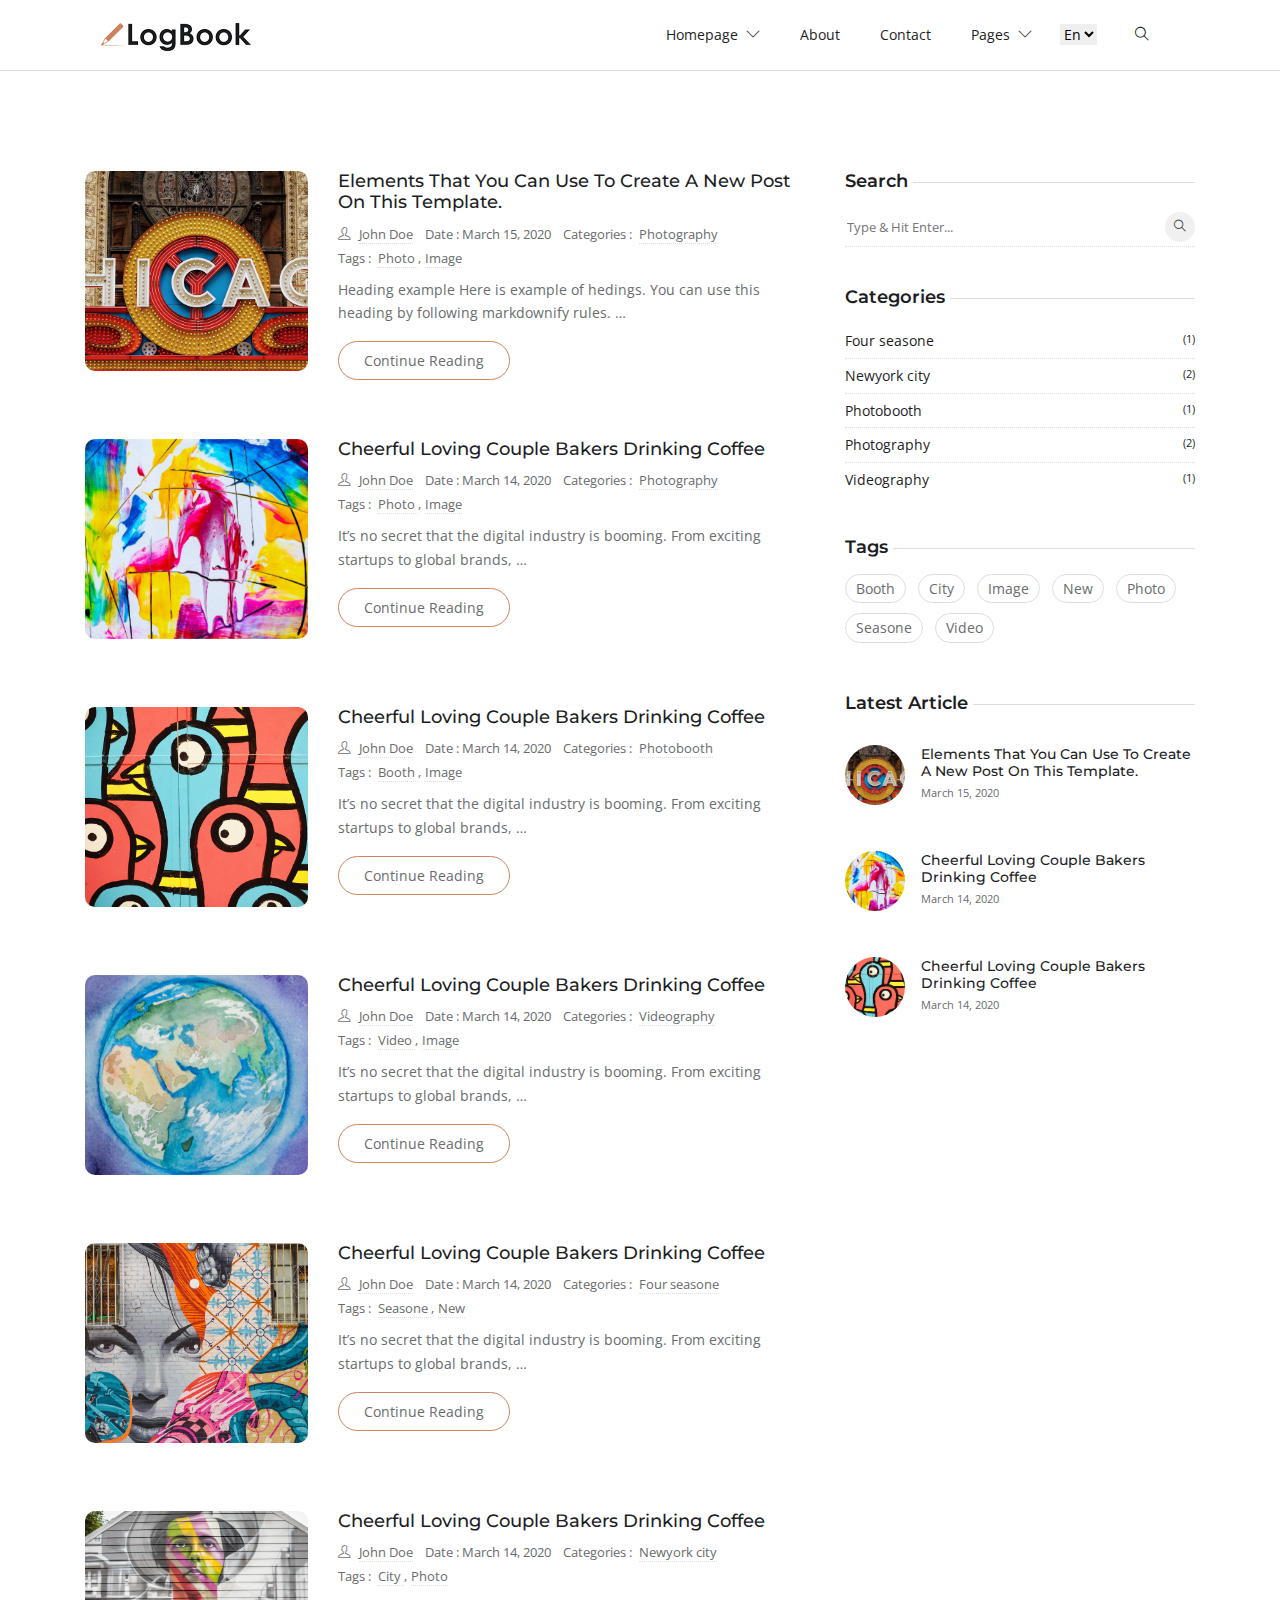
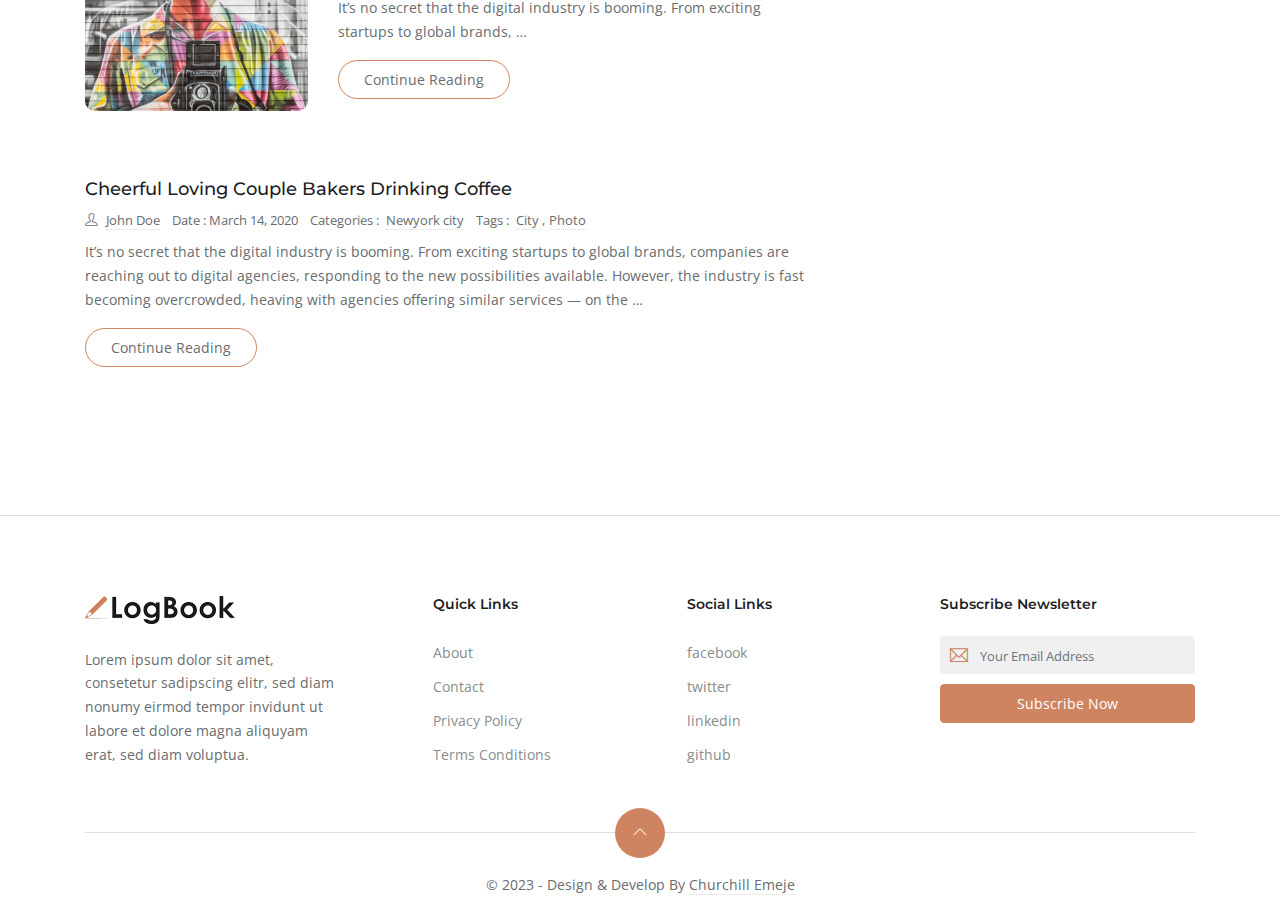
<file: index-list-right.html>
<!DOCTYPE html>

<html lang="en-us">
  <head>
    <meta charset="utf-8" />
    <title>Logbook - Homepage List Right</title>

    <!-- mobile responsive meta -->
    <meta
      name="viewport"
      content="width=device-width, initial-scale=1, maximum-scale=5"
    />
    <meta name="description" content="This is meta description" />
    <meta name="author" content="Themefisher" />

    <!-- plugins -->
    <link
      rel="preload"
      href="https://fonts.gstatic.com/s/opensans/v18/mem8YaGs126MiZpBA-UFWJ0bbck.woff2"
      style="font-display: optional"
    />
    <link rel="stylesheet" href="plugins/bootstrap/bootstrap.min.css" />
    <link
      rel="stylesheet"
      href="https://fonts.googleapis.com/css?family=Montserrat:600%7cOpen&#43;Sans&amp;display=swap"
      media="screen"
    />

    <link rel="stylesheet" href="plugins/themify-icons/themify-icons.css" />
    <link rel="stylesheet" href="plugins/slick/slick.css" />

    <!-- Main Stylesheet -->
    <link rel="stylesheet" href="css/style.css" />

    <!--Favicon-->
    <link rel="shortcut icon" href="images/favicon.png" type="image/x-icon" />
    <link rel="icon" href="images/favicon.png" type="image/x-icon" />
  </head>

  <body>
    <!-- navigation -->
    <header class="sticky-top bg-white border-bottom border-default">
      <div class="container">
        <nav class="navbar navbar-expand-lg navbar-white">
          <a class="navbar-brand" href="index.html">
            <img
              class="img-fluid"
              width="150px"
              src="images/logo.png"
              alt="LogBook"
            />
          </a>
          <button
            class="navbar-toggler border-0"
            type="button"
            data-toggle="collapse"
            data-target="#navigation"
          >
            <i class="ti-menu"></i>
          </button>

          <div class="collapse navbar-collapse text-center" id="navigation">
            <ul class="navbar-nav ml-auto">
              <li class="nav-item dropdown">
                <a
                  class="nav-link"
                  href="#"
                  role="button"
                  data-toggle="dropdown"
                  aria-haspopup="true"
                  aria-expanded="false"
                >
                  homepage <i class="ti-angle-down ml-1"></i>
                </a>
                <div class="dropdown-menu">
                  <a class="dropdown-item" href="index-full.html"
                    >Homepage Full Width</a
                  >
                  <a class="dropdown-item" href="index-full-left.html"
                    >Homepage Full With Left Sidebar</a
                  >
                  <a class="dropdown-item" href="index-full-right.html"
                    >Homepage Full With Right Sidebar</a
                  >
                  <a class="dropdown-item" href="index-list.html"
                    >Homepage List Style</a
                  >
                  <a class="dropdown-item" href="index-list-left.html"
                    >Homepage List With Left Sidebar</a
                  >
                  <a class="dropdown-item" href="index-list-right.html"
                    >Homepage List With Right Sidebar</a
                  >
                </div>
              </li>
              <li class="nav-item">
                <a class="nav-link" href="about.html">About</a>
              </li>
              <li class="nav-item">
                <a class="nav-link" href="contact.html">Contact</a>
              </li>
              <li class="nav-item dropdown">
                <a
                  class="nav-link"
                  href="#"
                  role="button"
                  data-toggle="dropdown"
                  aria-haspopup="true"
                  aria-expanded="false"
                  >Pages <i class="ti-angle-down ml-1"></i>
                </a>
                <div class="dropdown-menu">
                  <a class="dropdown-item" href="author.html">Author</a>
                  <a class="dropdown-item" href="post-details-1.html"
                    >Post Details 1</a
                  >
                  <a class="dropdown-item" href="post-details-2.html"
                    >Post Details 2</a
                  >
                  <a class="dropdown-item" href="post-elements.html"
                    >Post Elements</a
                  >
                  <a class="dropdown-item" href="privacy-policy.html"
                    >Privacy Policy</a
                  >
                  <a class="dropdown-item" href="terms-conditions.html"
                    >Terms Conditions</a
                  >
                </div>
              </li>
            </ul>

            <select class="m-2 border-0" id="select-language">
              <option id="en" value="about/" selected>En</option>
              <option id="fr" value="fr/about/">Fr</option>
            </select>

            <!-- search -->
            <div class="search px-4">
              <button id="searchOpen" class="search-btn">
                <i class="ti-search"></i>
              </button>
              <div class="search-wrapper">
                <form action="javascript:void(0)" class="h-100">
                  <input
                    class="search-box pl-4"
                    id="search-query"
                    name="s"
                    type="search"
                    placeholder="Type &amp; Hit Enter..."
                  />
                </form>
                <button id="searchClose" class="search-close">
                  <i class="ti-close text-dark"></i>
                </button>
              </div>
            </div>
          </div>
        </nav>
      </div>
    </header>
    <!-- /navigation -->

    <section class="section">
      <div class="container">
        <div class="row">
          <div class="col-lg-8 mb-5 mb-lg-0">
            <article class="row mb-5">
              <div class="col-md-4 mb-4 mb-md-0">
                <div class="post-slider slider-sm">
                  <img
                    loading="lazy"
                    src="images/post/post-6.jpg"
                    class="img-fluid"
                    alt="post-thumb"
                    style="height: 200px; object-fit: cover"
                  />
                  <img
                    loading="lazy"
                    src="images/post/post-1.jpg"
                    class="img-fluid"
                    alt="post-thumb"
                    style="height: 200px; object-fit: cover"
                  />
                  <img
                    loading="lazy"
                    src="images/post/post-3.jpg"
                    class="img-fluid"
                    alt="post-thumb"
                    style="height: 200px; object-fit: cover"
                  />
                </div>
              </div>
              <div class="col-md-8">
                <h3 class="h5">
                  <a class="post-title" href="post-elements.html"
                    >Elements That You Can Use To Create A New Post On This
                    Template.</a
                  >
                </h3>
                <ul class="list-inline post-meta mb-2">
                  <li class="list-inline-item">
                    <i class="ti-user mr-2"></i
                    ><a href="author.html">John Doe</a>
                  </li>
                  <li class="list-inline-item">Date : March 15, 2020</li>
                  <li class="list-inline-item">
                    Categories : <a href="#!" class="ml-1">Photography </a>
                  </li>
                  <li class="list-inline-item">
                    Tags : <a href="#!" class="ml-1">Photo </a> ,<a
                      href="#!"
                      class="ml-1"
                      >Image
                    </a>
                  </li>
                </ul>
                <p>
                  Heading example Here is example of hedings. You can use this
                  heading by following markdownify rules. …
                </p>
                <a href="post-elements.html" class="btn btn-outline-primary"
                  >Continue Reading</a
                >
              </div>
            </article>
            <article class="row mb-5">
              <div class="col-md-4 mb-4 mb-md-0">
                <div class="post-slider slider-sm">
                  <img
                    loading="lazy"
                    src="images/post/post-1.jpg"
                    class="img-fluid"
                    alt="post-thumb"
                    style="height: 200px; object-fit: cover"
                  />
                </div>
              </div>
              <div class="col-md-8">
                <h3 class="h5">
                  <a class="post-title" href="post-details-1.html"
                    >Cheerful Loving Couple Bakers Drinking Coffee</a
                  >
                </h3>
                <ul class="list-inline post-meta mb-2">
                  <li class="list-inline-item">
                    <i class="ti-user mr-2"></i
                    ><a href="author.html">John Doe</a>
                  </li>
                  <li class="list-inline-item">Date : March 14, 2020</li>
                  <li class="list-inline-item">
                    Categories : <a href="#!" class="ml-1">Photography </a>
                  </li>
                  <li class="list-inline-item">
                    Tags : <a href="#!" class="ml-1">Photo </a> ,<a
                      href="#!"
                      class="ml-1"
                      >Image
                    </a>
                  </li>
                </ul>
                <p>
                  It’s no secret that the digital industry is booming. From
                  exciting startups to global brands, …
                </p>
                <a href="post-details-1.html" class="btn btn-outline-primary"
                  >Continue Reading</a
                >
              </div>
            </article>
            <article class="row mb-5">
              <div class="col-md-4 mb-4 mb-md-0">
                <div class="post-slider slider-sm">
                  <img
                    loading="lazy"
                    src="images/post/post-2.jpg"
                    class="img-fluid"
                    alt="post-thumb"
                    style="height: 200px; object-fit: cover"
                  />
                  <img
                    loading="lazy"
                    src="images/post/post-4.jpg"
                    class="img-fluid"
                    alt="post-thumb"
                    style="height: 200px; object-fit: cover"
                  />
                </div>
              </div>
              <div class="col-md-8">
                <h3 class="h5">
                  <a class="post-title" href="post-details-2.html"
                    >Cheerful Loving Couple Bakers Drinking Coffee</a
                  >
                </h3>
                <ul class="list-inline post-meta mb-2">
                  <li class="list-inline-item">
                    <i class="ti-user mr-2"></i
                    ><a href="author.html">John Doe</a>
                  </li>
                  <li class="list-inline-item">Date : March 14, 2020</li>
                  <li class="list-inline-item">
                    Categories : <a href="#!" class="ml-1">Photobooth </a>
                  </li>
                  <li class="list-inline-item">
                    Tags : <a href="#!" class="ml-1">Booth </a> ,<a
                      href="#!"
                      class="ml-1"
                      >Image
                    </a>
                  </li>
                </ul>
                <p>
                  It’s no secret that the digital industry is booming. From
                  exciting startups to global brands, …
                </p>
                <a href="post-details-2.html" class="btn btn-outline-primary"
                  >Continue Reading</a
                >
              </div>
            </article>
            <article class="row mb-5">
              <div class="col-md-4 mb-4 mb-md-0">
                <div class="post-slider slider-sm">
                  <img
                    loading="lazy"
                    src="images/post/post-3.jpg"
                    class="img-fluid"
                    alt="post-thumb"
                    style="height: 200px; object-fit: cover"
                  />
                </div>
              </div>
              <div class="col-md-8">
                <h3 class="h5">
                  <a class="post-title" href="post-details-2.html"
                    >Cheerful Loving Couple Bakers Drinking Coffee</a
                  >
                </h3>
                <ul class="list-inline post-meta mb-2">
                  <li class="list-inline-item">
                    <i class="ti-user mr-2"></i
                    ><a href="author.html">John Doe</a>
                  </li>
                  <li class="list-inline-item">Date : March 14, 2020</li>
                  <li class="list-inline-item">
                    Categories : <a href="#!" class="ml-1">Videography </a>
                  </li>
                  <li class="list-inline-item">
                    Tags : <a href="#!" class="ml-1">Video </a> ,<a
                      href="#!"
                      class="ml-1"
                      >Image
                    </a>
                  </li>
                </ul>
                <p>
                  It’s no secret that the digital industry is booming. From
                  exciting startups to global brands, …
                </p>
                <a href="post-details-2.html" class="btn btn-outline-primary"
                  >Continue Reading</a
                >
              </div>
            </article>
            <article class="row mb-5">
              <div class="col-md-4 mb-4 mb-md-0">
                <div class="post-slider slider-sm">
                  <img
                    loading="lazy"
                    src="images/post/post-4.jpg"
                    class="img-fluid"
                    alt="post-thumb"
                    style="height: 200px; object-fit: cover"
                  />
                  <img
                    loading="lazy"
                    src="images/post/post-1.jpg"
                    class="img-fluid"
                    alt="post-thumb"
                    style="height: 200px; object-fit: cover"
                  />
                </div>
              </div>
              <div class="col-md-8">
                <h3 class="h5">
                  <a class="post-title" href="post-details-1.html"
                    >Cheerful Loving Couple Bakers Drinking Coffee</a
                  >
                </h3>
                <ul class="list-inline post-meta mb-2">
                  <li class="list-inline-item">
                    <i class="ti-user mr-2"></i
                    ><a href="author.html">John Doe</a>
                  </li>
                  <li class="list-inline-item">Date : March 14, 2020</li>
                  <li class="list-inline-item">
                    Categories : <a href="#!" class="ml-1">Four seasone </a>
                  </li>
                  <li class="list-inline-item">
                    Tags : <a href="#!" class="ml-1">Seasone </a> ,<a
                      href="#!"
                      class="ml-1"
                      >New
                    </a>
                  </li>
                </ul>
                <p>
                  It’s no secret that the digital industry is booming. From
                  exciting startups to global brands, …
                </p>
                <a href="post-details-1.html" class="btn btn-outline-primary"
                  >Continue Reading</a
                >
              </div>
            </article>
            <article class="row mb-5">
              <div class="col-md-4 mb-4 mb-md-0">
                <div class="post-slider slider-sm">
                  <img
                    loading="lazy"
                    src="images/post/post-5.jpg"
                    class="img-fluid"
                    alt="post-thumb"
                    style="height: 200px; object-fit: cover"
                  />
                </div>
              </div>
              <div class="col-md-8">
                <h3 class="h5">
                  <a class="post-title" href="post-details-1.html"
                    >Cheerful Loving Couple Bakers Drinking Coffee</a
                  >
                </h3>
                <ul class="list-inline post-meta mb-2">
                  <li class="list-inline-item">
                    <i class="ti-user mr-2"></i
                    ><a href="author.html">John Doe</a>
                  </li>
                  <li class="list-inline-item">Date : March 14, 2020</li>
                  <li class="list-inline-item">
                    Categories : <a href="#!" class="ml-1">Newyork city </a>
                  </li>
                  <li class="list-inline-item">
                    Tags : <a href="#!" class="ml-1">City </a> ,<a
                      href="#!"
                      class="ml-1"
                      >Photo
                    </a>
                  </li>
                </ul>
                <p>
                  It’s no secret that the digital industry is booming. From
                  exciting startups to global brands, …
                </p>
                <a href="post-details-1.html" class="btn btn-outline-primary"
                  >Continue Reading</a
                >
              </div>
            </article>
            <article class="row mb-5">
              <div class="col-12">
                <h3 class="h5">
                  <a class="post-title" href="post-details-2.html"
                    >Cheerful Loving Couple Bakers Drinking Coffee</a
                  >
                </h3>
                <ul class="list-inline post-meta mb-2">
                  <li class="list-inline-item">
                    <i class="ti-user mr-2"></i
                    ><a href="author.html">John Doe</a>
                  </li>
                  <li class="list-inline-item">Date : March 14, 2020</li>
                  <li class="list-inline-item">
                    Categories : <a href="#!" class="ml-1">Newyork city </a>
                  </li>
                  <li class="list-inline-item">
                    Tags : <a href="#!" class="ml-1">City </a> ,<a
                      href="#!"
                      class="ml-1"
                      >Photo
                    </a>
                  </li>
                </ul>
                <p>
                  It’s no secret that the digital industry is booming. From
                  exciting startups to global brands, companies are reaching out
                  to digital agencies, responding to the new possibilities
                  available. However, the industry is fast becoming overcrowded,
                  heaving with agencies offering similar services — on the …
                </p>
                <a href="post-details-2.html" class="btn btn-outline-primary"
                  >Continue Reading</a
                >
              </div>
            </article>
          </div>
          <aside class="col-lg-4">
            <!-- Search -->
            <div class="widget">
              <h5 class="widget-title"><span>Search</span></h5>
              <form action="/logbook-hugo/search" class="widget-search">
                <input
                  id="search-query"
                  name="s"
                  type="search"
                  placeholder="Type &amp; Hit Enter..."
                />
                <button type="submit"><i class="ti-search"></i></button>
              </form>
            </div>
            <!-- categories -->
            <div class="widget">
              <h5 class="widget-title"><span>Categories</span></h5>
              <ul class="list-unstyled widget-list">
                <li>
                  <a href="#!" class="d-flex"
                    >Four seasone <small class="ml-auto">(1)</small></a
                  >
                </li>
                <li>
                  <a href="#!" class="d-flex"
                    >Newyork city <small class="ml-auto">(2)</small></a
                  >
                </li>
                <li>
                  <a href="#!" class="d-flex"
                    >Photobooth <small class="ml-auto">(1)</small></a
                  >
                </li>
                <li>
                  <a href="#!" class="d-flex"
                    >Photography <small class="ml-auto">(2)</small></a
                  >
                </li>
                <li>
                  <a href="#!" class="d-flex"
                    >Videography <small class="ml-auto">(1)</small></a
                  >
                </li>
              </ul>
            </div>
            <!-- tags -->
            <div class="widget">
              <h5 class="widget-title"><span>Tags</span></h5>
              <ul class="list-inline widget-list-inline">
                <li class="list-inline-item"><a href="#!">Booth</a></li>
                <li class="list-inline-item"><a href="#!">City</a></li>
                <li class="list-inline-item"><a href="#!">Image</a></li>
                <li class="list-inline-item"><a href="#!">New</a></li>
                <li class="list-inline-item"><a href="#!">Photo</a></li>
                <li class="list-inline-item"><a href="#!">Seasone</a></li>
                <li class="list-inline-item"><a href="#!">Video</a></li>
              </ul>
            </div>
            <!-- latest post -->
            <div class="widget">
              <h5 class="widget-title"><span>Latest Article</span></h5>
              <!-- post-item -->
              <ul class="list-unstyled widget-list">
                <li class="media widget-post align-items-center">
                  <a href="post-elements.html">
                    <img
                      loading="lazy"
                      class="mr-3"
                      src="images/post/post-6.jpg"
                    />
                  </a>
                  <div class="media-body">
                    <h5 class="h6 mb-0">
                      <a href="post-elements.html"
                        >Elements That You Can Use To Create A New Post On This
                        Template.</a
                      >
                    </h5>
                    <small>March 15, 2020</small>
                  </div>
                </li>
              </ul>
              <ul class="list-unstyled widget-list">
                <li class="media widget-post align-items-center">
                  <a href="post-details-1.html">
                    <img
                      loading="lazy"
                      class="mr-3"
                      src="images/post/post-1.jpg"
                    />
                  </a>
                  <div class="media-body">
                    <h5 class="h6 mb-0">
                      <a href="post-details-1.html"
                        >Cheerful Loving Couple Bakers Drinking Coffee</a
                      >
                    </h5>
                    <small>March 14, 2020</small>
                  </div>
                </li>
              </ul>
              <ul class="list-unstyled widget-list">
                <li class="media widget-post align-items-center">
                  <a href="post-details-2.html">
                    <img
                      loading="lazy"
                      class="mr-3"
                      src="images/post/post-2.jpg"
                    />
                  </a>
                  <div class="media-body">
                    <h5 class="h6 mb-0">
                      <a href="post-details-2.html"
                        >Cheerful Loving Couple Bakers Drinking Coffee</a
                      >
                    </h5>
                    <small>March 14, 2020</small>
                  </div>
                </li>
              </ul>
            </div>
          </aside>
        </div>
      </div>
    </section>

    <footer class="section-sm pb-0 border-top border-default">
      <div class="container">
        <div class="row justify-content-between">
          <div class="col-md-3 mb-4">
            <a class="mb-4 d-block" href="index.html">
              <img
                class="img-fluid"
                width="150px"
                src="images/logo.png"
                alt="LogBook"
              />
            </a>
            <p>
              Lorem ipsum dolor sit amet, consetetur sadipscing elitr, sed diam
              nonumy eirmod tempor invidunt ut labore et dolore magna aliquyam
              erat, sed diam voluptua.
            </p>
          </div>

          <div class="col-lg-2 col-md-3 col-6 mb-4">
            <h6 class="mb-4">Quick Links</h6>
            <ul class="list-unstyled footer-list">
              <li><a href="about.html">About</a></li>
              <li><a href="contact.html">Contact</a></li>
              <li><a href="privacy-policy.html">Privacy Policy</a></li>
              <li><a href="terms-conditions.html">Terms Conditions</a></li>
            </ul>
          </div>

          <div class="col-lg-2 col-md-3 col-6 mb-4">
            <h6 class="mb-4">Social Links</h6>
            <ul class="list-unstyled footer-list">
              <li><a href="#">facebook</a></li>
              <li><a href="#">twitter</a></li>
              <li><a href="#">linkedin</a></li>
              <li><a href="#">github</a></li>
            </ul>
          </div>

          <div class="col-md-3 mb-4">
            <h6 class="mb-4">Subscribe Newsletter</h6>
            <form
              class="subscription"
              action="javascript:void(0)"
              method="post"
            >
              <div class="position-relative">
                <i class="ti-email email-icon"></i>
                <input
                  type="email"
                  class="form-control"
                  placeholder="Your Email Address"
                />
              </div>
              <button class="btn btn-primary btn-block rounded" type="submit">
                Subscribe now
              </button>
            </form>
          </div>
        </div>
        <div class="scroll-top">
          <a href="javascript:void(0);" id="scrollTop"
            ><i class="ti-angle-up"></i
          ></a>
        </div>
        <div class="text-center">
          <p class="content">
            &copy; 2023 - Design &amp; Develop By
            <a href="https://github.com/ChuchillEmeje" target="_blank"
              >Churchill Emeje</a
            >
          </p>
        </div>
      </div>
    </footer>

    <!-- JS Plugins -->
    <script src="plugins/jQuery/jquery.min.js"></script>
    <script src="plugins/bootstrap/bootstrap.min.js" async></script>
    <script src="plugins/slick/slick.min.js"></script>

    <!-- Main Script -->
    <script src="js/script.js"></script>
  </body>
</html>
</file>
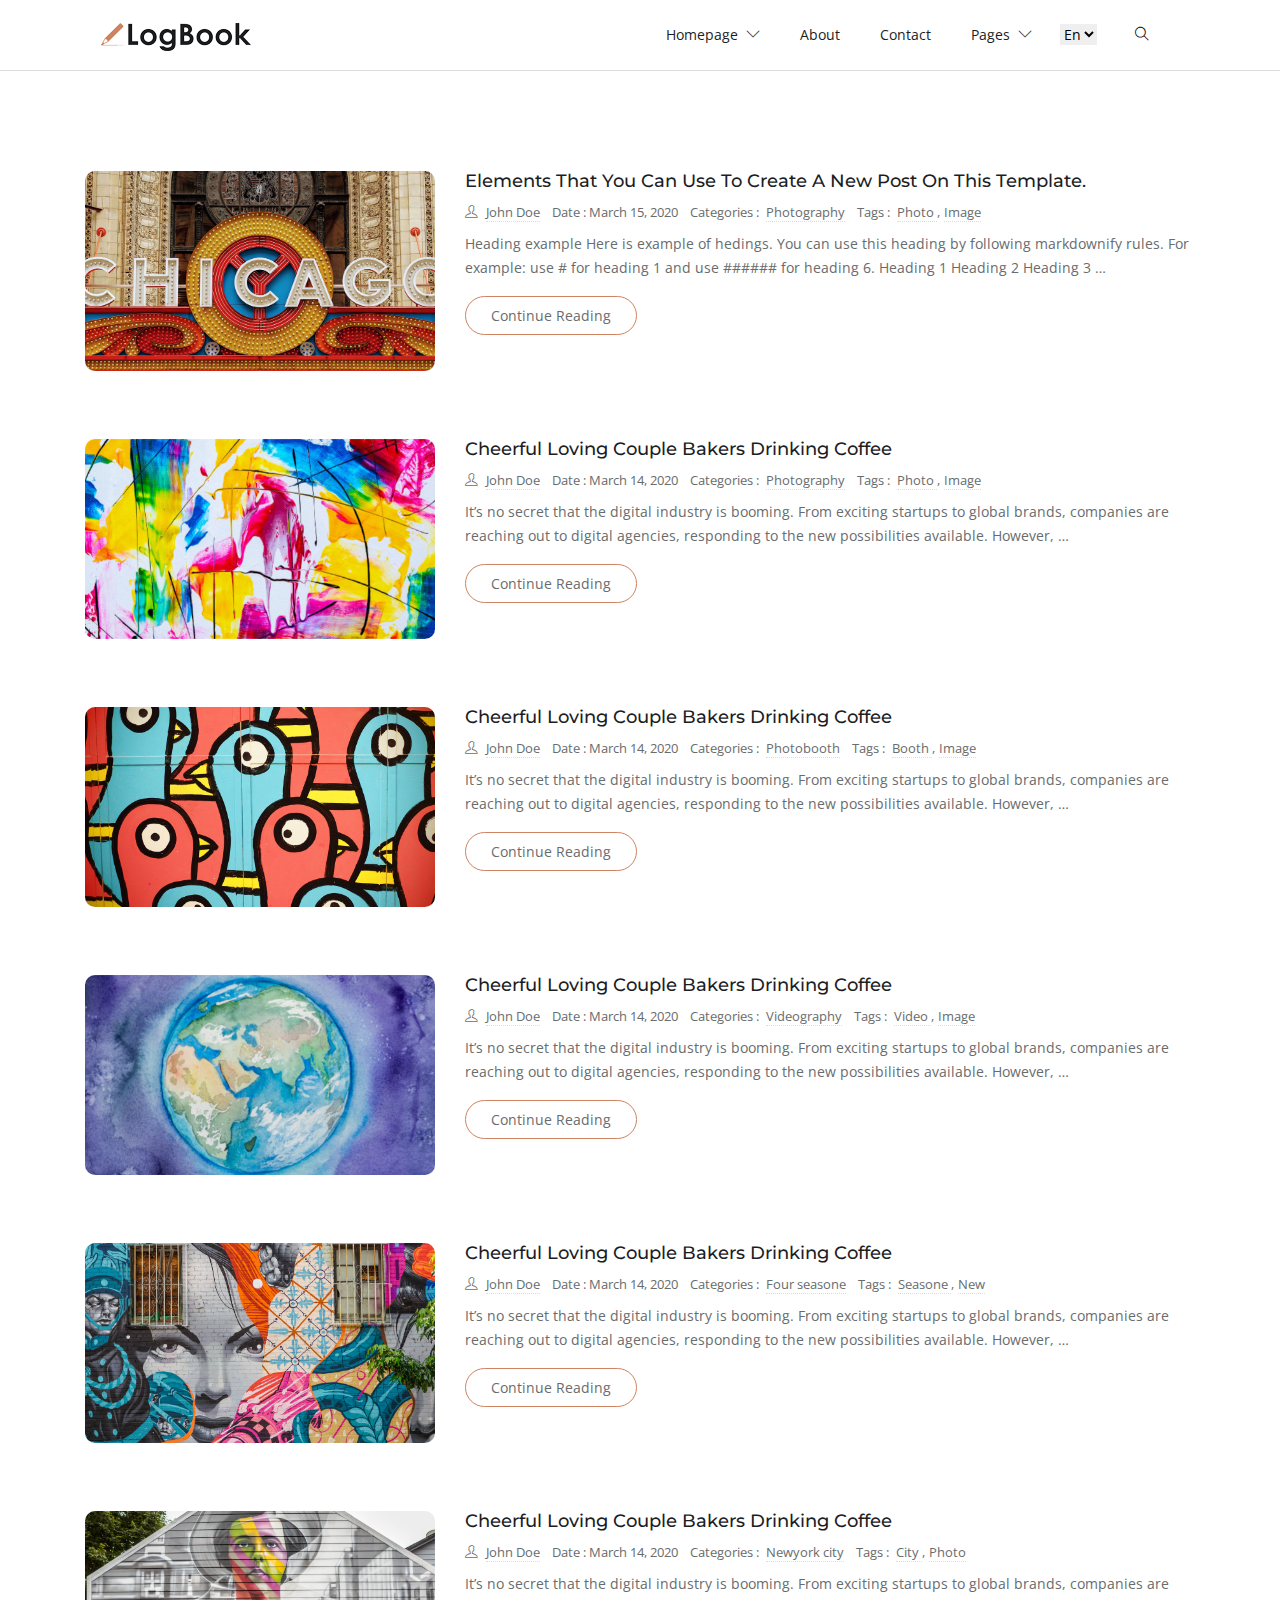
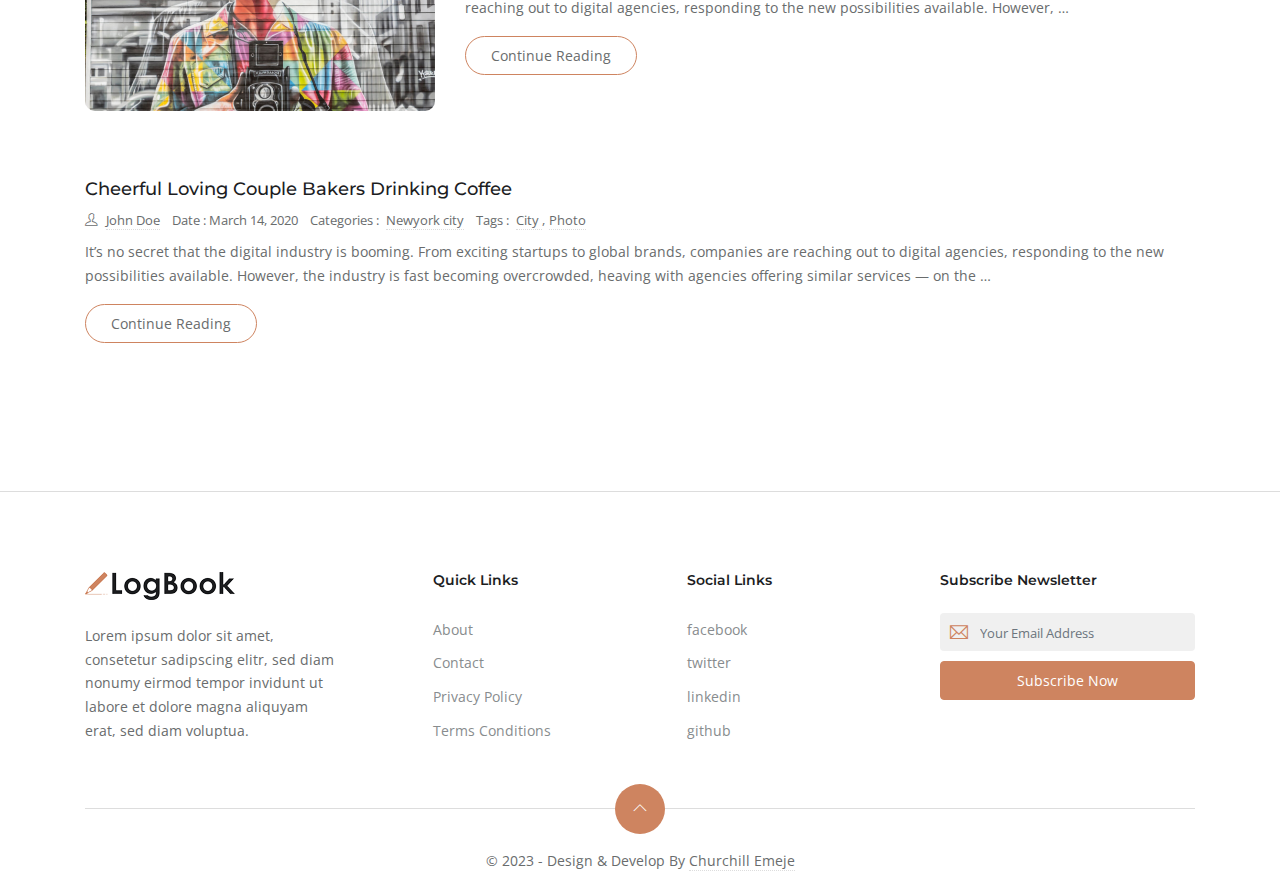
<file: index-list.html>
<!DOCTYPE html>

<html lang="en-us">
  <head>
    <meta charset="utf-8" />
    <title>Logbook - Homepage List</title>

    <!-- mobile responsive meta -->
    <meta
      name="viewport"
      content="width=device-width, initial-scale=1, maximum-scale=5"
    />
    <meta name="description" content="This is meta description" />
    <meta name="author" content="Themefisher" />

    <!-- plugins -->
    <link
      rel="preload"
      href="https://fonts.gstatic.com/s/opensans/v18/mem8YaGs126MiZpBA-UFWJ0bbck.woff2"
      style="font-display: optional"
    />
    <link rel="stylesheet" href="plugins/bootstrap/bootstrap.min.css" />
    <link
      rel="stylesheet"
      href="https://fonts.googleapis.com/css?family=Montserrat:600%7cOpen&#43;Sans&amp;display=swap"
      media="screen"
    />

    <link rel="stylesheet" href="plugins/themify-icons/themify-icons.css" />
    <link rel="stylesheet" href="plugins/slick/slick.css" />

    <!-- Main Stylesheet -->
    <link rel="stylesheet" href="css/style.css" />

    <!--Favicon-->
    <link rel="shortcut icon" href="images/favicon.png" type="image/x-icon" />
    <link rel="icon" href="images/favicon.png" type="image/x-icon" />
  </head>

  <body>
    <!-- navigation -->
    <header class="sticky-top bg-white border-bottom border-default">
      <div class="container">
        <nav class="navbar navbar-expand-lg navbar-white">
          <a class="navbar-brand" href="index.html">
            <img
              class="img-fluid"
              width="150px"
              src="images/logo.png"
              alt="LogBook"
            />
          </a>
          <button
            class="navbar-toggler border-0"
            type="button"
            data-toggle="collapse"
            data-target="#navigation"
          >
            <i class="ti-menu"></i>
          </button>

          <div class="collapse navbar-collapse text-center" id="navigation">
            <ul class="navbar-nav ml-auto">
              <li class="nav-item dropdown">
                <a
                  class="nav-link"
                  href="#"
                  role="button"
                  data-toggle="dropdown"
                  aria-haspopup="true"
                  aria-expanded="false"
                >
                  homepage <i class="ti-angle-down ml-1"></i>
                </a>
                <div class="dropdown-menu">
                  <a class="dropdown-item" href="index-full.html"
                    >Homepage Full Width</a
                  >
                  <a class="dropdown-item" href="index-full-left.html"
                    >Homepage Full With Left Sidebar</a
                  >
                  <a class="dropdown-item" href="index-full-right.html"
                    >Homepage Full With Right Sidebar</a
                  >
                  <a class="dropdown-item" href="index-list.html"
                    >Homepage List Style</a
                  >
                  <a class="dropdown-item" href="index-list-left.html"
                    >Homepage List With Left Sidebar</a
                  >
                  <a class="dropdown-item" href="index-list-right.html"
                    >Homepage List With Right Sidebar</a
                  >
                </div>
              </li>
              <li class="nav-item">
                <a class="nav-link" href="about.html">About</a>
              </li>
              <li class="nav-item">
                <a class="nav-link" href="contact.html">Contact</a>
              </li>
              <li class="nav-item dropdown">
                <a
                  class="nav-link"
                  href="#"
                  role="button"
                  data-toggle="dropdown"
                  aria-haspopup="true"
                  aria-expanded="false"
                  >Pages <i class="ti-angle-down ml-1"></i>
                </a>
                <div class="dropdown-menu">
                  <a class="dropdown-item" href="author.html">Author</a>
                  <a class="dropdown-item" href="post-details-1.html"
                    >Post Details 1</a
                  >
                  <a class="dropdown-item" href="post-details-2.html"
                    >Post Details 2</a
                  >
                  <a class="dropdown-item" href="post-elements.html"
                    >Post Elements</a
                  >
                  <a class="dropdown-item" href="privacy-policy.html"
                    >Privacy Policy</a
                  >
                  <a class="dropdown-item" href="terms-conditions.html"
                    >Terms Conditions</a
                  >
                </div>
              </li>
            </ul>

            <select class="m-2 border-0" id="select-language">
              <option id="en" value="about/" selected>En</option>
              <option id="fr" value="fr/about/">Fr</option>
            </select>

            <!-- search -->
            <div class="search px-4">
              <button id="searchOpen" class="search-btn">
                <i class="ti-search"></i>
              </button>
              <div class="search-wrapper">
                <form action="javascript:void(0)" class="h-100">
                  <input
                    class="search-box pl-4"
                    id="search-query"
                    name="s"
                    type="search"
                    placeholder="Type &amp; Hit Enter..."
                  />
                </form>
                <button id="searchClose" class="search-close">
                  <i class="ti-close text-dark"></i>
                </button>
              </div>
            </div>
          </div>
        </nav>
      </div>
    </header>
    <!-- /navigation -->

    <section class="section">
      <div class="container">
        <div class="row">
          <div class="col-12 mb-5 mb-lg-0">
            <article class="row mb-5">
              <div class="col-md-4 mb-4 mb-md-0">
                <div class="post-slider slider-sm">
                  <img
                    loading="lazy"
                    src="images/post/post-6.jpg"
                    class="img-fluid"
                    alt="post-thumb"
                    style="height: 200px; object-fit: cover"
                  />
                  <img
                    loading="lazy"
                    src="images/post/post-1.jpg"
                    class="img-fluid"
                    alt="post-thumb"
                    style="height: 200px; object-fit: cover"
                  />
                  <img
                    loading="lazy"
                    src="images/post/post-3.jpg"
                    class="img-fluid"
                    alt="post-thumb"
                    style="height: 200px; object-fit: cover"
                  />
                </div>
              </div>
              <div class="col-md-8">
                <h3 class="h5">
                  <a class="post-title" href="post-elements.html"
                    >Elements That You Can Use To Create A New Post On This
                    Template.</a
                  >
                </h3>
                <ul class="list-inline post-meta mb-2">
                  <li class="list-inline-item">
                    <i class="ti-user mr-2"></i
                    ><a href="author.html">John Doe</a>
                  </li>
                  <li class="list-inline-item">Date : March 15, 2020</li>
                  <li class="list-inline-item">
                    Categories : <a href="#!" class="ml-1">Photography </a>
                  </li>
                  <li class="list-inline-item">
                    Tags : <a href="#!" class="ml-1">Photo </a> ,<a
                      href="#!"
                      class="ml-1"
                      >Image
                    </a>
                  </li>
                </ul>
                <p>
                  Heading example Here is example of hedings. You can use this
                  heading by following markdownify rules. For example: use # for
                  heading 1 and use ###### for heading 6. Heading 1 Heading 2
                  Heading 3 …
                </p>
                <a href="post-elements.html" class="btn btn-outline-primary"
                  >Continue Reading</a
                >
              </div>
            </article>
            <article class="row mb-5">
              <div class="col-md-4 mb-4 mb-md-0">
                <div class="post-slider slider-sm">
                  <img
                    loading="lazy"
                    src="images/post/post-1.jpg"
                    class="img-fluid"
                    alt="post-thumb"
                    style="height: 200px; object-fit: cover"
                  />
                </div>
              </div>
              <div class="col-md-8">
                <h3 class="h5">
                  <a class="post-title" href="post-details-1.html"
                    >Cheerful Loving Couple Bakers Drinking Coffee</a
                  >
                </h3>
                <ul class="list-inline post-meta mb-2">
                  <li class="list-inline-item">
                    <i class="ti-user mr-2"></i
                    ><a href="author.html">John Doe</a>
                  </li>
                  <li class="list-inline-item">Date : March 14, 2020</li>
                  <li class="list-inline-item">
                    Categories : <a href="#!" class="ml-1">Photography </a>
                  </li>
                  <li class="list-inline-item">
                    Tags : <a href="#!" class="ml-1">Photo </a> ,<a
                      href="#!"
                      class="ml-1"
                      >Image
                    </a>
                  </li>
                </ul>
                <p>
                  It’s no secret that the digital industry is booming. From
                  exciting startups to global brands, companies are reaching out
                  to digital agencies, responding to the new possibilities
                  available. However, …
                </p>
                <a href="post-details-1.html" class="btn btn-outline-primary"
                  >Continue Reading</a
                >
              </div>
            </article>
            <article class="row mb-5">
              <div class="col-md-4 mb-4 mb-md-0">
                <div class="post-slider slider-sm">
                  <img
                    loading="lazy"
                    src="images/post/post-2.jpg"
                    class="img-fluid"
                    alt="post-thumb"
                    style="height: 200px; object-fit: cover"
                  />
                  <img
                    loading="lazy"
                    src="images/post/post-4.jpg"
                    class="img-fluid"
                    alt="post-thumb"
                    style="height: 200px; object-fit: cover"
                  />
                </div>
              </div>
              <div class="col-md-8">
                <h3 class="h5">
                  <a class="post-title" href="post-details-2.html"
                    >Cheerful Loving Couple Bakers Drinking Coffee</a
                  >
                </h3>
                <ul class="list-inline post-meta mb-2">
                  <li class="list-inline-item">
                    <i class="ti-user mr-2"></i
                    ><a href="author.html">John Doe</a>
                  </li>
                  <li class="list-inline-item">Date : March 14, 2020</li>
                  <li class="list-inline-item">
                    Categories : <a href="#!" class="ml-1">Photobooth </a>
                  </li>
                  <li class="list-inline-item">
                    Tags : <a href="#!" class="ml-1">Booth </a> ,<a
                      href="#!"
                      class="ml-1"
                      >Image
                    </a>
                  </li>
                </ul>
                <p>
                  It’s no secret that the digital industry is booming. From
                  exciting startups to global brands, companies are reaching out
                  to digital agencies, responding to the new possibilities
                  available. However, …
                </p>
                <a href="post-details-2.html" class="btn btn-outline-primary"
                  >Continue Reading</a
                >
              </div>
            </article>
            <article class="row mb-5">
              <div class="col-md-4 mb-4 mb-md-0">
                <div class="post-slider slider-sm">
                  <img
                    loading="lazy"
                    src="images/post/post-3.jpg"
                    class="img-fluid"
                    alt="post-thumb"
                    style="height: 200px; object-fit: cover"
                  />
                </div>
              </div>
              <div class="col-md-8">
                <h3 class="h5">
                  <a class="post-title" href="post-details-2.html"
                    >Cheerful Loving Couple Bakers Drinking Coffee</a
                  >
                </h3>
                <ul class="list-inline post-meta mb-2">
                  <li class="list-inline-item">
                    <i class="ti-user mr-2"></i
                    ><a href="author.html">John Doe</a>
                  </li>
                  <li class="list-inline-item">Date : March 14, 2020</li>
                  <li class="list-inline-item">
                    Categories : <a href="#!" class="ml-1">Videography </a>
                  </li>
                  <li class="list-inline-item">
                    Tags : <a href="#!" class="ml-1">Video </a> ,<a
                      href="#!"
                      class="ml-1"
                      >Image
                    </a>
                  </li>
                </ul>
                <p>
                  It’s no secret that the digital industry is booming. From
                  exciting startups to global brands, companies are reaching out
                  to digital agencies, responding to the new possibilities
                  available. However, …
                </p>
                <a href="post-details-2.html" class="btn btn-outline-primary"
                  >Continue Reading</a
                >
              </div>
            </article>
            <article class="row mb-5">
              <div class="col-md-4 mb-4 mb-md-0">
                <div class="post-slider slider-sm">
                  <img
                    loading="lazy"
                    src="images/post/post-4.jpg"
                    class="img-fluid"
                    alt="post-thumb"
                    style="height: 200px; object-fit: cover"
                  />
                  <img
                    loading="lazy"
                    src="images/post/post-1.jpg"
                    class="img-fluid"
                    alt="post-thumb"
                    style="height: 200px; object-fit: cover"
                  />
                </div>
              </div>
              <div class="col-md-8">
                <h3 class="h5">
                  <a class="post-title" href="post-details-1.html"
                    >Cheerful Loving Couple Bakers Drinking Coffee</a
                  >
                </h3>
                <ul class="list-inline post-meta mb-2">
                  <li class="list-inline-item">
                    <i class="ti-user mr-2"></i
                    ><a href="author.html">John Doe</a>
                  </li>
                  <li class="list-inline-item">Date : March 14, 2020</li>
                  <li class="list-inline-item">
                    Categories : <a href="#!" class="ml-1">Four seasone </a>
                  </li>
                  <li class="list-inline-item">
                    Tags : <a href="#!" class="ml-1">Seasone </a> ,<a
                      href="#!"
                      class="ml-1"
                      >New
                    </a>
                  </li>
                </ul>
                <p>
                  It’s no secret that the digital industry is booming. From
                  exciting startups to global brands, companies are reaching out
                  to digital agencies, responding to the new possibilities
                  available. However, …
                </p>
                <a href="post-details-1.html" class="btn btn-outline-primary"
                  >Continue Reading</a
                >
              </div>
            </article>
            <article class="row mb-5">
              <div class="col-md-4 mb-4 mb-md-0">
                <div class="post-slider slider-sm">
                  <img
                    loading="lazy"
                    src="images/post/post-5.jpg"
                    class="img-fluid"
                    alt="post-thumb"
                    style="height: 200px; object-fit: cover"
                  />
                </div>
              </div>
              <div class="col-md-8">
                <h3 class="h5">
                  <a class="post-title" href="post-details-1.html"
                    >Cheerful Loving Couple Bakers Drinking Coffee</a
                  >
                </h3>
                <ul class="list-inline post-meta mb-2">
                  <li class="list-inline-item">
                    <i class="ti-user mr-2"></i
                    ><a href="author.html">John Doe</a>
                  </li>
                  <li class="list-inline-item">Date : March 14, 2020</li>
                  <li class="list-inline-item">
                    Categories : <a href="#!" class="ml-1">Newyork city </a>
                  </li>
                  <li class="list-inline-item">
                    Tags : <a href="#!" class="ml-1">City </a> ,<a
                      href="#!"
                      class="ml-1"
                      >Photo
                    </a>
                  </li>
                </ul>
                <p>
                  It’s no secret that the digital industry is booming. From
                  exciting startups to global brands, companies are reaching out
                  to digital agencies, responding to the new possibilities
                  available. However, …
                </p>
                <a href="post-details-1.html" class="btn btn-outline-primary"
                  >Continue Reading</a
                >
              </div>
            </article>
            <article class="row mb-5">
              <div class="col-12">
                <h3 class="h5">
                  <a class="post-title" href="post-details-2.html"
                    >Cheerful Loving Couple Bakers Drinking Coffee</a
                  >
                </h3>
                <ul class="list-inline post-meta mb-2">
                  <li class="list-inline-item">
                    <i class="ti-user mr-2"></i
                    ><a href="author.html">John Doe</a>
                  </li>
                  <li class="list-inline-item">Date : March 14, 2020</li>
                  <li class="list-inline-item">
                    Categories : <a href="#!" class="ml-1">Newyork city </a>
                  </li>
                  <li class="list-inline-item">
                    Tags : <a href="#!" class="ml-1">City </a> ,<a
                      href="#!"
                      class="ml-1"
                      >Photo
                    </a>
                  </li>
                </ul>
                <p>
                  It’s no secret that the digital industry is booming. From
                  exciting startups to global brands, companies are reaching out
                  to digital agencies, responding to the new possibilities
                  available. However, the industry is fast becoming overcrowded,
                  heaving with agencies offering similar services — on the …
                </p>
                <a href="post-details-2.html" class="btn btn-outline-primary"
                  >Continue Reading</a
                >
              </div>
            </article>
          </div>
        </div>
      </div>
    </section>

    <footer class="section-sm pb-0 border-top border-default">
      <div class="container">
        <div class="row justify-content-between">
          <div class="col-md-3 mb-4">
            <a class="mb-4 d-block" href="index.html">
              <img
                class="img-fluid"
                width="150px"
                src="images/logo.png"
                alt="LogBook"
              />
            </a>
            <p>
              Lorem ipsum dolor sit amet, consetetur sadipscing elitr, sed diam
              nonumy eirmod tempor invidunt ut labore et dolore magna aliquyam
              erat, sed diam voluptua.
            </p>
          </div>

          <div class="col-lg-2 col-md-3 col-6 mb-4">
            <h6 class="mb-4">Quick Links</h6>
            <ul class="list-unstyled footer-list">
              <li><a href="about.html">About</a></li>
              <li><a href="contact.html">Contact</a></li>
              <li><a href="privacy-policy.html">Privacy Policy</a></li>
              <li><a href="terms-conditions.html">Terms Conditions</a></li>
            </ul>
          </div>

          <div class="col-lg-2 col-md-3 col-6 mb-4">
            <h6 class="mb-4">Social Links</h6>
            <ul class="list-unstyled footer-list">
              <li><a href="#">facebook</a></li>
              <li><a href="#">twitter</a></li>
              <li><a href="#">linkedin</a></li>
              <li><a href="#">github</a></li>
            </ul>
          </div>

          <div class="col-md-3 mb-4">
            <h6 class="mb-4">Subscribe Newsletter</h6>
            <form
              class="subscription"
              action="javascript:void(0)"
              method="post"
            >
              <div class="position-relative">
                <i class="ti-email email-icon"></i>
                <input
                  type="email"
                  class="form-control"
                  placeholder="Your Email Address"
                />
              </div>
              <button class="btn btn-primary btn-block rounded" type="submit">
                Subscribe now
              </button>
            </form>
          </div>
        </div>
        <div class="scroll-top">
          <a href="javascript:void(0);" id="scrollTop"
            ><i class="ti-angle-up"></i
          ></a>
        </div>
        <div class="text-center">
          <p class="content">
            &copy; 2023 - Design &amp; Develop By
            <a href="https://github.com/ChuchillEmeje" target="_blank"
              >Churchill Emeje</a
            >
          </p>
        </div>
      </div>
    </footer>

    <!-- JS Plugins -->
    <script src="plugins/jQuery/jquery.min.js"></script>
    <script src="plugins/bootstrap/bootstrap.min.js" async></script>
    <script src="plugins/slick/slick.min.js"></script>

    <!-- Main Script -->
    <script src="js/script.js"></script>
  </body>
</html>
</file>
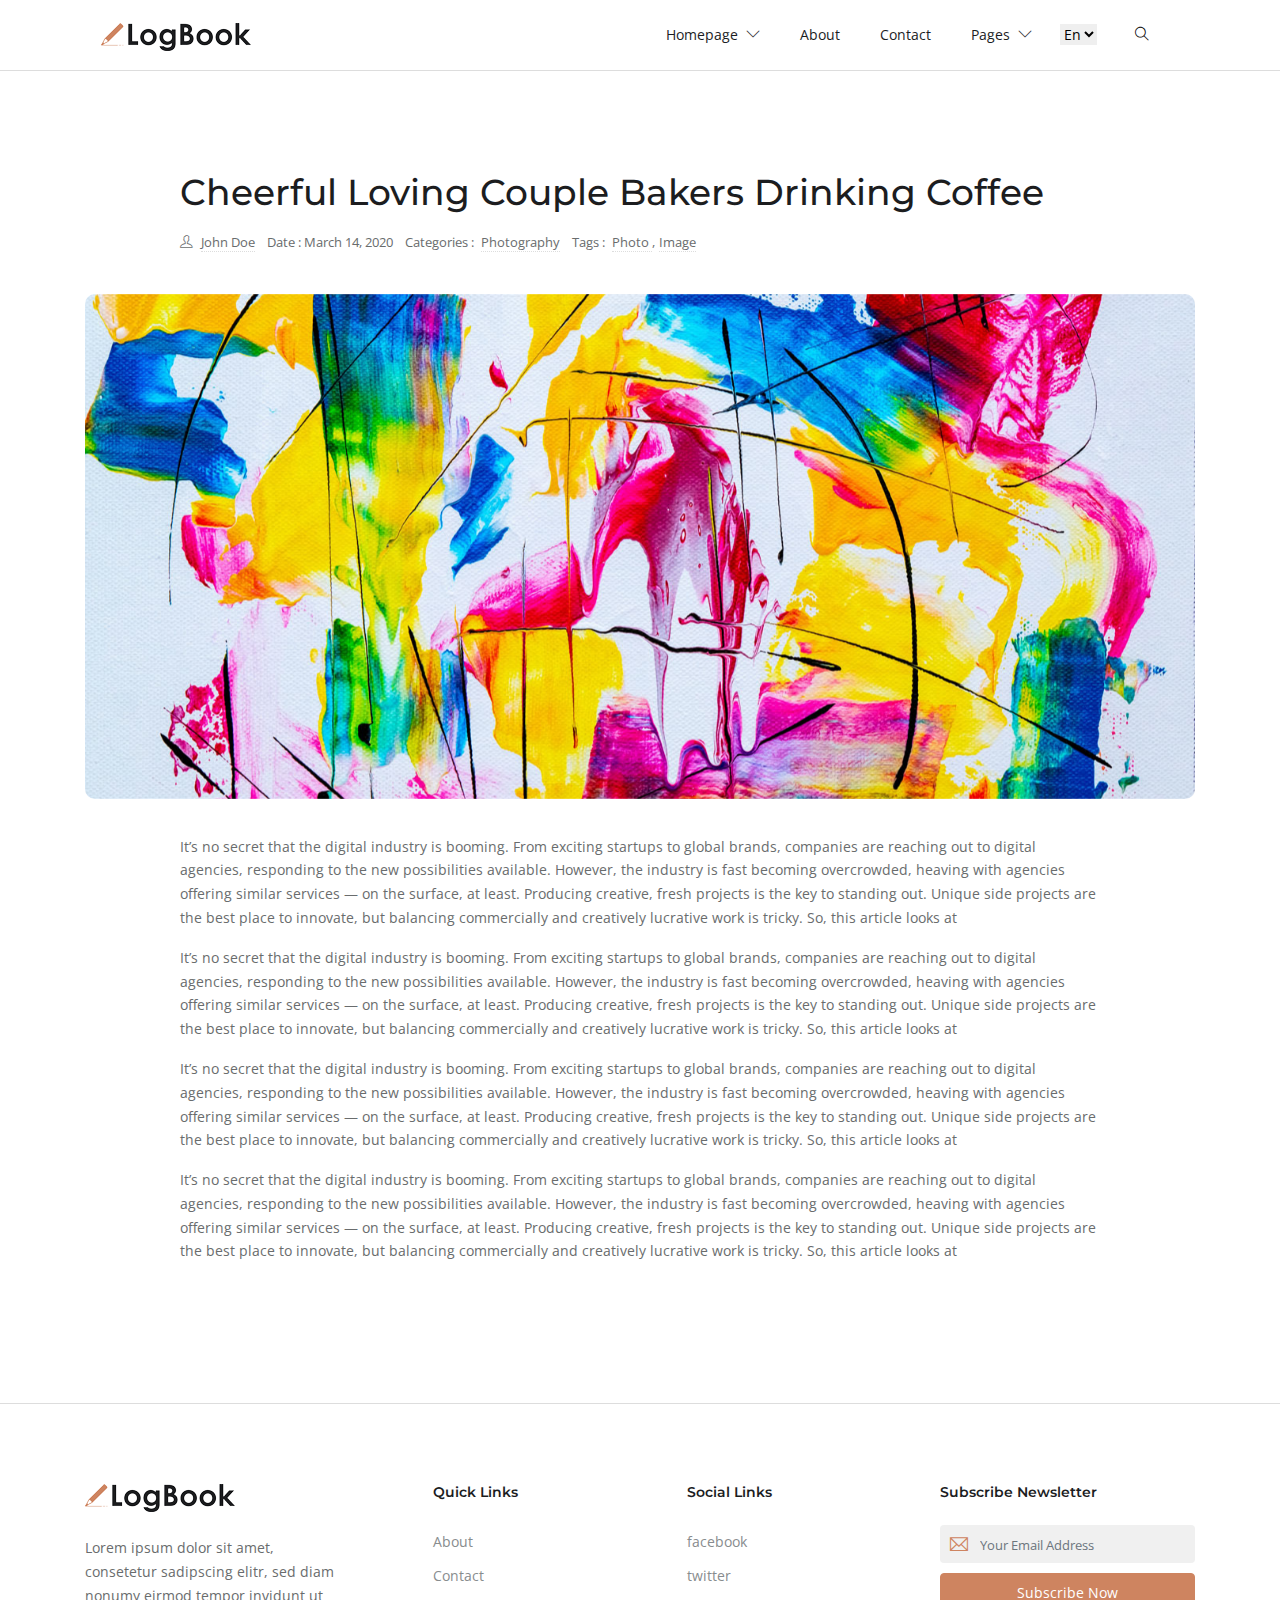
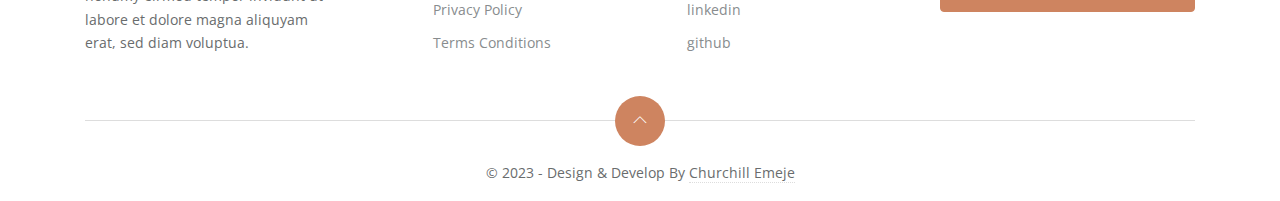
<file: post-details-1.html>
<!DOCTYPE html>

<html lang="en-us">
  <head>
    <meta charset="utf-8" />
    <title>Cheerful Loving Couple Bakers Drinking Coffee</title>

    <!-- mobile responsive meta -->
    <meta
      name="viewport"
      content="width=device-width, initial-scale=1, maximum-scale=5"
    />
    <meta name="description" content="This is meta description" />
    <meta name="author" content="Themefisher" />

    <!-- plugins -->
    <link
      rel="preload"
      href="https://fonts.gstatic.com/s/opensans/v18/mem8YaGs126MiZpBA-UFWJ0bbck.woff2"
      style="font-display: optional"
    />
    <link rel="stylesheet" href="plugins/bootstrap/bootstrap.min.css" />
    <link
      rel="stylesheet"
      href="https://fonts.googleapis.com/css?family=Montserrat:600%7cOpen&#43;Sans&amp;display=swap"
      media="screen"
    />

    <link rel="stylesheet" href="plugins/themify-icons/themify-icons.css" />
    <link rel="stylesheet" href="plugins/slick/slick.css" />

    <!-- Main Stylesheet -->
    <link rel="stylesheet" href="css/style.css" />

    <!--Favicon-->
    <link rel="shortcut icon" href="images/favicon.png" type="image/x-icon" />
    <link rel="icon" href="images/favicon.png" type="image/x-icon" />
  </head>

  <body>
    <!-- navigation -->
    <header class="sticky-top bg-white border-bottom border-default">
      <div class="container">
        <nav class="navbar navbar-expand-lg navbar-white">
          <a class="navbar-brand" href="index.html">
            <img
              class="img-fluid"
              width="150px"
              src="images/logo.png"
              alt="LogBook"
            />
          </a>
          <button
            class="navbar-toggler border-0"
            type="button"
            data-toggle="collapse"
            data-target="#navigation"
          >
            <i class="ti-menu"></i>
          </button>

          <div class="collapse navbar-collapse text-center" id="navigation">
            <ul class="navbar-nav ml-auto">
              <li class="nav-item dropdown">
                <a
                  class="nav-link"
                  href="#"
                  role="button"
                  data-toggle="dropdown"
                  aria-haspopup="true"
                  aria-expanded="false"
                >
                  homepage <i class="ti-angle-down ml-1"></i>
                </a>
                <div class="dropdown-menu">
                  <a class="dropdown-item" href="index-full.html"
                    >Homepage Full Width</a
                  >
                  <a class="dropdown-item" href="index-full-left.html"
                    >Homepage Full With Left Sidebar</a
                  >
                  <a class="dropdown-item" href="index-full-right.html"
                    >Homepage Full With Right Sidebar</a
                  >
                  <a class="dropdown-item" href="index-list.html"
                    >Homepage List Style</a
                  >
                  <a class="dropdown-item" href="index-list-left.html"
                    >Homepage List With Left Sidebar</a
                  >
                  <a class="dropdown-item" href="index-list-right.html"
                    >Homepage List With Right Sidebar</a
                  >
                </div>
              </li>
              <li class="nav-item">
                <a class="nav-link" href="about.html">About</a>
              </li>
              <li class="nav-item">
                <a class="nav-link" href="contact.html">Contact</a>
              </li>
              <li class="nav-item dropdown">
                <a
                  class="nav-link"
                  href="#"
                  role="button"
                  data-toggle="dropdown"
                  aria-haspopup="true"
                  aria-expanded="false"
                  >Pages <i class="ti-angle-down ml-1"></i>
                </a>
                <div class="dropdown-menu">
                  <a class="dropdown-item" href="author.html">Author</a>
                  <a class="dropdown-item" href="post-details-1.html"
                    >Post Details 1</a
                  >
                  <a class="dropdown-item" href="post-details-2.html"
                    >Post Details 2</a
                  >
                  <a class="dropdown-item" href="post-elements.html"
                    >Post Elements</a
                  >
                  <a class="dropdown-item" href="privacy-policy.html"
                    >Privacy Policy</a
                  >
                  <a class="dropdown-item" href="terms-conditions.html"
                    >Terms Conditions</a
                  >
                </div>
              </li>
            </ul>

            <select class="m-2 border-0" id="select-language">
              <option id="en" value="about/" selected>En</option>
              <option id="fr" value="fr/about/">Fr</option>
            </select>

            <!-- search -->
            <div class="search px-4">
              <button id="searchOpen" class="search-btn">
                <i class="ti-search"></i>
              </button>
              <div class="search-wrapper">
                <form action="javascript:void(0)" class="h-100">
                  <input
                    class="search-box pl-4"
                    id="search-query"
                    name="s"
                    type="search"
                    placeholder="Type &amp; Hit Enter..."
                  />
                </form>
                <button id="searchClose" class="search-close">
                  <i class="ti-close text-dark"></i>
                </button>
              </div>
            </div>
          </div>
        </nav>
      </div>
    </header>
    <!-- /navigation -->

    <section class="section">
      <div class="container">
        <article class="row mb-4">
          <div class="col-lg-10 mx-auto mb-4">
            <h1 class="h2 mb-3">
              Cheerful Loving Couple Bakers Drinking Coffee
            </h1>
            <ul class="list-inline post-meta mb-3">
              <li class="list-inline-item">
                <i class="ti-user mr-2"></i><a href="author.html">John Doe</a>
              </li>
              <li class="list-inline-item">Date : March 14, 2020</li>
              <li class="list-inline-item">
                Categories : <a href="#!" class="ml-1">Photography </a>
              </li>
              <li class="list-inline-item">
                Tags : <a href="#!" class="ml-1">Photo </a> ,<a
                  href="#!"
                  class="ml-1"
                  >Image
                </a>
              </li>
            </ul>
          </div>
          <div class="col-12 mb-3">
            <div class="post-slider">
              <img
                src="images/post/post-1.jpg"
                class="img-fluid"
                alt="post-thumb"
              />
            </div>
          </div>
          <div class="col-lg-10 mx-auto">
            <div class="content">
              <p>
                It’s no secret that the digital industry is booming. From
                exciting startups to global brands, companies are reaching out
                to digital agencies, responding to the new possibilities
                available. However, the industry is fast becoming overcrowded,
                heaving with agencies offering similar services — on the
                surface, at least. Producing creative, fresh projects is the key
                to standing out. Unique side projects are the best place to
                innovate, but balancing commercially and creatively lucrative
                work is tricky. So, this article looks at
              </p>
              <p>
                It’s no secret that the digital industry is booming. From
                exciting startups to global brands, companies are reaching out
                to digital agencies, responding to the new possibilities
                available. However, the industry is fast becoming overcrowded,
                heaving with agencies offering similar services — on the
                surface, at least. Producing creative, fresh projects is the key
                to standing out. Unique side projects are the best place to
                innovate, but balancing commercially and creatively lucrative
                work is tricky. So, this article looks at
              </p>
              <p>
                It’s no secret that the digital industry is booming. From
                exciting startups to global brands, companies are reaching out
                to digital agencies, responding to the new possibilities
                available. However, the industry is fast becoming overcrowded,
                heaving with agencies offering similar services — on the
                surface, at least. Producing creative, fresh projects is the key
                to standing out. Unique side projects are the best place to
                innovate, but balancing commercially and creatively lucrative
                work is tricky. So, this article looks at
              </p>
              <p>
                It’s no secret that the digital industry is booming. From
                exciting startups to global brands, companies are reaching out
                to digital agencies, responding to the new possibilities
                available. However, the industry is fast becoming overcrowded,
                heaving with agencies offering similar services — on the
                surface, at least. Producing creative, fresh projects is the key
                to standing out. Unique side projects are the best place to
                innovate, but balancing commercially and creatively lucrative
                work is tricky. So, this article looks at
              </p>
            </div>
          </div>
        </article>
      </div>
    </section>

    <footer class="section-sm pb-0 border-top border-default">
      <div class="container">
        <div class="row justify-content-between">
          <div class="col-md-3 mb-4">
            <a class="mb-4 d-block" href="index.html">
              <img
                class="img-fluid"
                width="150px"
                src="images/logo.png"
                alt="LogBook"
              />
            </a>
            <p>
              Lorem ipsum dolor sit amet, consetetur sadipscing elitr, sed diam
              nonumy eirmod tempor invidunt ut labore et dolore magna aliquyam
              erat, sed diam voluptua.
            </p>
          </div>

          <div class="col-lg-2 col-md-3 col-6 mb-4">
            <h6 class="mb-4">Quick Links</h6>
            <ul class="list-unstyled footer-list">
              <li><a href="about.html">About</a></li>
              <li><a href="contact.html">Contact</a></li>
              <li><a href="privacy-policy.html">Privacy Policy</a></li>
              <li><a href="terms-conditions.html">Terms Conditions</a></li>
            </ul>
          </div>

          <div class="col-lg-2 col-md-3 col-6 mb-4">
            <h6 class="mb-4">Social Links</h6>
            <ul class="list-unstyled footer-list">
              <li><a href="#">facebook</a></li>
              <li><a href="#">twitter</a></li>
              <li><a href="#">linkedin</a></li>
              <li><a href="#">github</a></li>
            </ul>
          </div>

          <div class="col-md-3 mb-4">
            <h6 class="mb-4">Subscribe Newsletter</h6>
            <form
              class="subscription"
              action="javascript:void(0)"
              method="post"
            >
              <div class="position-relative">
                <i class="ti-email email-icon"></i>
                <input
                  type="email"
                  class="form-control"
                  placeholder="Your Email Address"
                />
              </div>
              <button class="btn btn-primary btn-block rounded" type="submit">
                Subscribe now
              </button>
            </form>
          </div>
        </div>
        <div class="scroll-top">
          <a href="javascript:void(0);" id="scrollTop"
            ><i class="ti-angle-up"></i
          ></a>
        </div>
        <div class="text-center">
          <p class="content">
            &copy; 2023 - Design &amp; Develop By
            <a href="https://github.com/ChuchillEmeje" target="_blank"
              >Churchill Emeje</a
            >
          </p>
        </div>
      </div>
    </footer>

    <!-- JS Plugins -->
    <script src="plugins/jQuery/jquery.min.js"></script>
    <script src="plugins/bootstrap/bootstrap.min.js" async></script>
    <script src="plugins/slick/slick.min.js"></script>

    <!-- Main Script -->
    <script src="js/script.js"></script>
  </body>
</html>
</file>
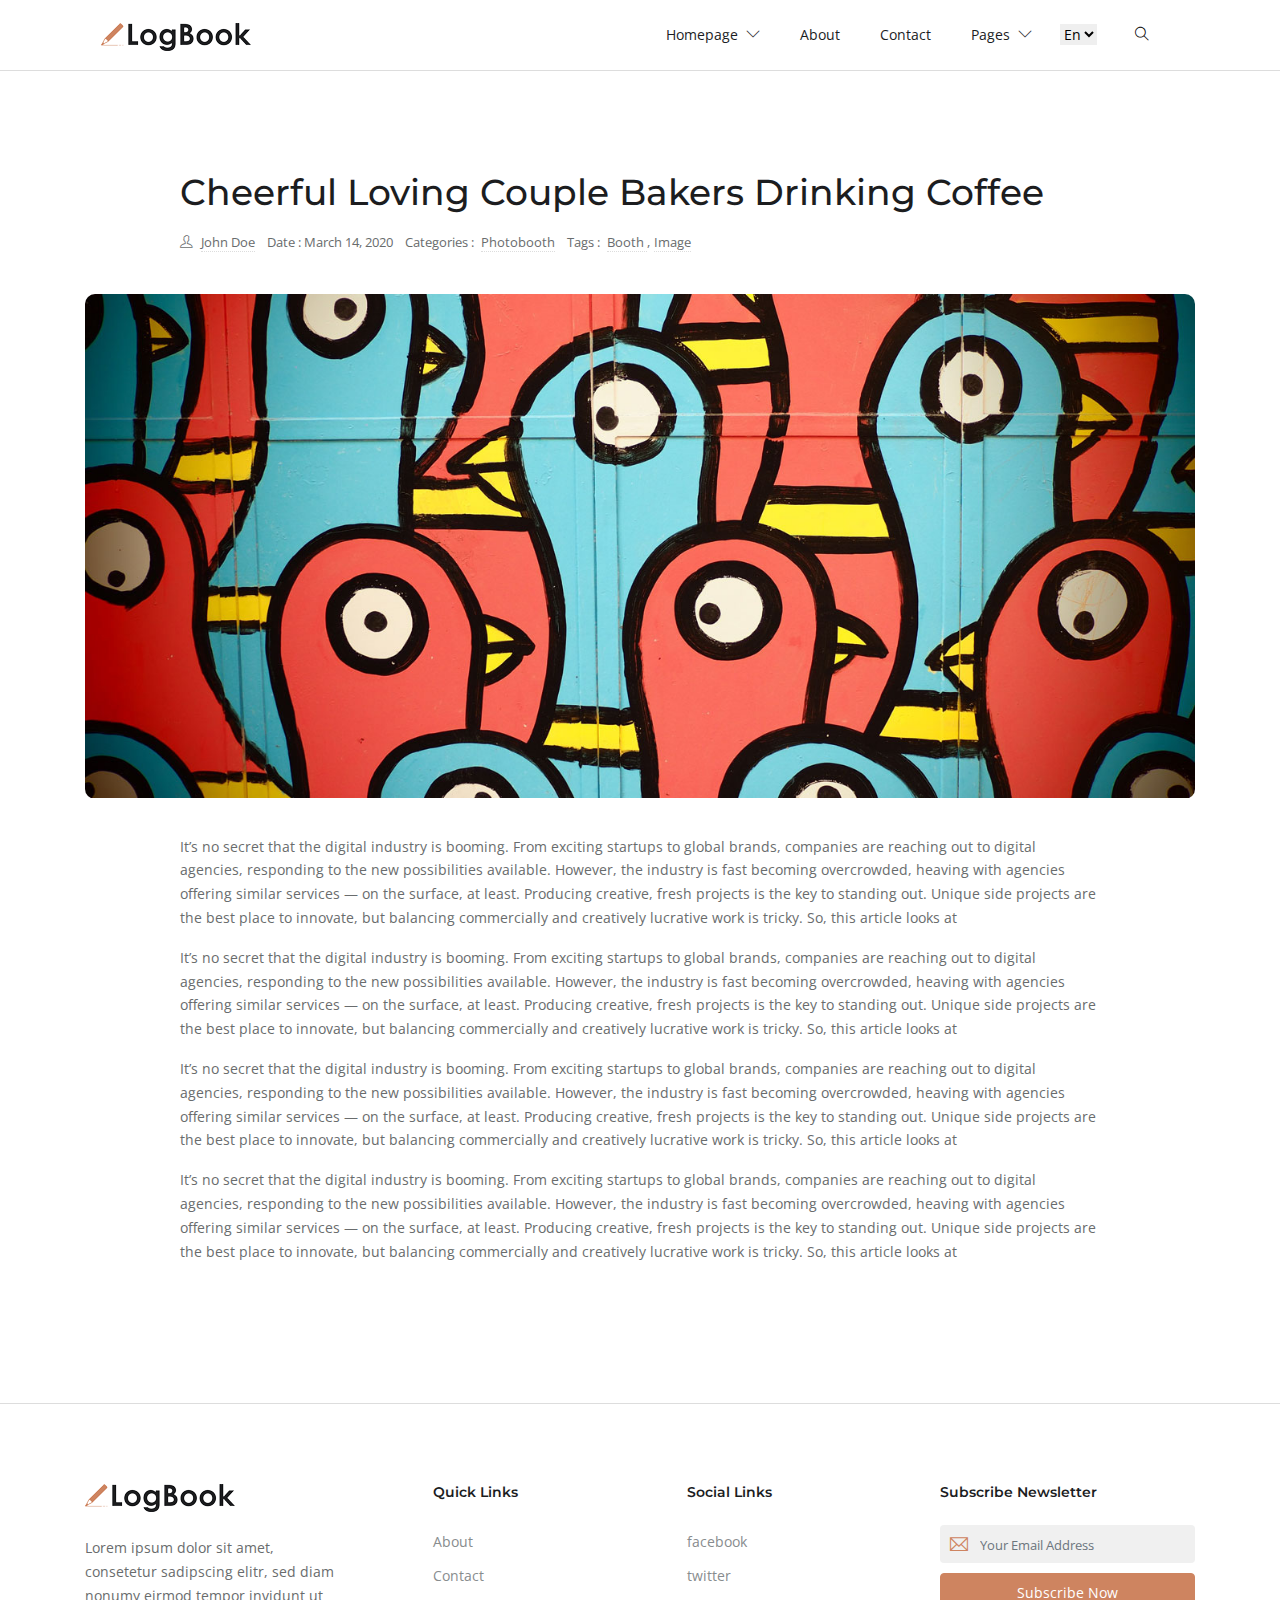
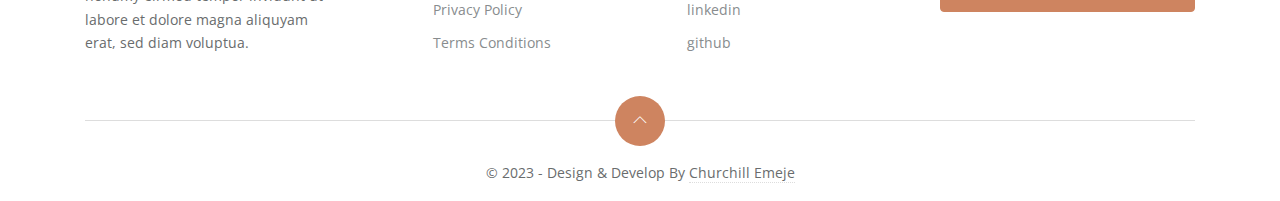
<file: post-details-2.html>
<!DOCTYPE html>

<html lang="en-us">
  <head>
    <meta charset="utf-8" />
    <title>Cheerful Loving Couple Bakers Drinking Coffee</title>

    <!-- mobile responsive meta -->
    <meta
      name="viewport"
      content="width=device-width, initial-scale=1, maximum-scale=5"
    />
    <meta name="description" content="This is meta description" />
    <meta name="author" content="Themefisher" />

    <!-- plugins -->
    <link
      rel="preload"
      href="https://fonts.gstatic.com/s/opensans/v18/mem8YaGs126MiZpBA-UFWJ0bbck.woff2"
      style="font-display: optional"
    />
    <link rel="stylesheet" href="plugins/bootstrap/bootstrap.min.css" />
    <link
      rel="stylesheet"
      href="https://fonts.googleapis.com/css?family=Montserrat:600%7cOpen&#43;Sans&amp;display=swap"
      media="screen"
    />

    <link rel="stylesheet" href="plugins/themify-icons/themify-icons.css" />
    <link rel="stylesheet" href="plugins/slick/slick.css" />

    <!-- Main Stylesheet -->
    <link rel="stylesheet" href="css/style.css" />

    <!--Favicon-->
    <link rel="shortcut icon" href="images/favicon.png" type="image/x-icon" />
    <link rel="icon" href="images/favicon.png" type="image/x-icon" />
  </head>

  <body>
    <!-- navigation -->
    <header class="sticky-top bg-white border-bottom border-default">
      <div class="container">
        <nav class="navbar navbar-expand-lg navbar-white">
          <a class="navbar-brand" href="index.html">
            <img
              class="img-fluid"
              width="150px"
              src="images/logo.png"
              alt="LogBook"
            />
          </a>
          <button
            class="navbar-toggler border-0"
            type="button"
            data-toggle="collapse"
            data-target="#navigation"
          >
            <i class="ti-menu"></i>
          </button>

          <div class="collapse navbar-collapse text-center" id="navigation">
            <ul class="navbar-nav ml-auto">
              <li class="nav-item dropdown">
                <a
                  class="nav-link"
                  href="#"
                  role="button"
                  data-toggle="dropdown"
                  aria-haspopup="true"
                  aria-expanded="false"
                >
                  homepage <i class="ti-angle-down ml-1"></i>
                </a>
                <div class="dropdown-menu">
                  <a class="dropdown-item" href="index-full.html"
                    >Homepage Full Width</a
                  >
                  <a class="dropdown-item" href="index-full-left.html"
                    >Homepage Full With Left Sidebar</a
                  >
                  <a class="dropdown-item" href="index-full-right.html"
                    >Homepage Full With Right Sidebar</a
                  >
                  <a class="dropdown-item" href="index-list.html"
                    >Homepage List Style</a
                  >
                  <a class="dropdown-item" href="index-list-left.html"
                    >Homepage List With Left Sidebar</a
                  >
                  <a class="dropdown-item" href="index-list-right.html"
                    >Homepage List With Right Sidebar</a
                  >
                </div>
              </li>
              <li class="nav-item">
                <a class="nav-link" href="about.html">About</a>
              </li>
              <li class="nav-item">
                <a class="nav-link" href="contact.html">Contact</a>
              </li>
              <li class="nav-item dropdown">
                <a
                  class="nav-link"
                  href="#"
                  role="button"
                  data-toggle="dropdown"
                  aria-haspopup="true"
                  aria-expanded="false"
                  >Pages <i class="ti-angle-down ml-1"></i>
                </a>
                <div class="dropdown-menu">
                  <a class="dropdown-item" href="author.html">Author</a>
                  <a class="dropdown-item" href="post-details-1.html"
                    >Post Details 1</a
                  >
                  <a class="dropdown-item" href="post-details-2.html"
                    >Post Details 2</a
                  >
                  <a class="dropdown-item" href="post-elements.html"
                    >Post Elements</a
                  >
                  <a class="dropdown-item" href="privacy-policy.html"
                    >Privacy Policy</a
                  >
                  <a class="dropdown-item" href="terms-conditions.html"
                    >Terms Conditions</a
                  >
                </div>
              </li>
            </ul>

            <select class="m-2 border-0" id="select-language">
              <option id="en" value="about/" selected>En</option>
              <option id="fr" value="fr/about/">Fr</option>
            </select>

            <!-- search -->
            <div class="search px-4">
              <button id="searchOpen" class="search-btn">
                <i class="ti-search"></i>
              </button>
              <div class="search-wrapper">
                <form action="javascript:void(0)" class="h-100">
                  <input
                    class="search-box pl-4"
                    id="search-query"
                    name="s"
                    type="search"
                    placeholder="Type &amp; Hit Enter..."
                  />
                </form>
                <button id="searchClose" class="search-close">
                  <i class="ti-close text-dark"></i>
                </button>
              </div>
            </div>
          </div>
        </nav>
      </div>
    </header>
    <!-- /navigation -->

    <section class="section">
      <div class="container">
        <article class="row mb-4">
          <div class="col-lg-10 mx-auto mb-4">
            <h1 class="h2 mb-3">
              Cheerful Loving Couple Bakers Drinking Coffee
            </h1>
            <ul class="list-inline post-meta mb-3">
              <li class="list-inline-item">
                <i class="ti-user mr-2"></i><a href="author.html">John Doe</a>
              </li>
              <li class="list-inline-item">Date : March 14, 2020</li>
              <li class="list-inline-item">
                Categories : <a href="#!" class="ml-1">Photobooth </a>
              </li>
              <li class="list-inline-item">
                Tags : <a href="#!" class="ml-1">Booth </a> ,<a
                  href="#!"
                  class="ml-1"
                  >Image
                </a>
              </li>
            </ul>
          </div>
          <div class="col-12 mb-3">
            <div class="post-slider">
              <img
                src="images/post/post-2.jpg"
                class="img-fluid"
                alt="post-thumb"
              />
              <img
                src="images/post/post-4.jpg"
                class="img-fluid"
                alt="post-thumb"
              />
            </div>
          </div>
          <div class="col-lg-10 mx-auto">
            <div class="content">
              <p>
                It’s no secret that the digital industry is booming. From
                exciting startups to global brands, companies are reaching out
                to digital agencies, responding to the new possibilities
                available. However, the industry is fast becoming overcrowded,
                heaving with agencies offering similar services — on the
                surface, at least. Producing creative, fresh projects is the key
                to standing out. Unique side projects are the best place to
                innovate, but balancing commercially and creatively lucrative
                work is tricky. So, this article looks at
              </p>
              <p>
                It’s no secret that the digital industry is booming. From
                exciting startups to global brands, companies are reaching out
                to digital agencies, responding to the new possibilities
                available. However, the industry is fast becoming overcrowded,
                heaving with agencies offering similar services — on the
                surface, at least. Producing creative, fresh projects is the key
                to standing out. Unique side projects are the best place to
                innovate, but balancing commercially and creatively lucrative
                work is tricky. So, this article looks at
              </p>
              <p>
                It’s no secret that the digital industry is booming. From
                exciting startups to global brands, companies are reaching out
                to digital agencies, responding to the new possibilities
                available. However, the industry is fast becoming overcrowded,
                heaving with agencies offering similar services — on the
                surface, at least. Producing creative, fresh projects is the key
                to standing out. Unique side projects are the best place to
                innovate, but balancing commercially and creatively lucrative
                work is tricky. So, this article looks at
              </p>
              <p>
                It’s no secret that the digital industry is booming. From
                exciting startups to global brands, companies are reaching out
                to digital agencies, responding to the new possibilities
                available. However, the industry is fast becoming overcrowded,
                heaving with agencies offering similar services — on the
                surface, at least. Producing creative, fresh projects is the key
                to standing out. Unique side projects are the best place to
                innovate, but balancing commercially and creatively lucrative
                work is tricky. So, this article looks at
              </p>
            </div>
          </div>
        </article>
      </div>
    </section>

    <footer class="section-sm pb-0 border-top border-default">
      <div class="container">
        <div class="row justify-content-between">
          <div class="col-md-3 mb-4">
            <a class="mb-4 d-block" href="index.html">
              <img
                class="img-fluid"
                width="150px"
                src="images/logo.png"
                alt="LogBook"
              />
            </a>
            <p>
              Lorem ipsum dolor sit amet, consetetur sadipscing elitr, sed diam
              nonumy eirmod tempor invidunt ut labore et dolore magna aliquyam
              erat, sed diam voluptua.
            </p>
          </div>

          <div class="col-lg-2 col-md-3 col-6 mb-4">
            <h6 class="mb-4">Quick Links</h6>
            <ul class="list-unstyled footer-list">
              <li><a href="about.html">About</a></li>
              <li><a href="contact.html">Contact</a></li>
              <li><a href="privacy-policy.html">Privacy Policy</a></li>
              <li><a href="terms-conditions.html">Terms Conditions</a></li>
            </ul>
          </div>

          <div class="col-lg-2 col-md-3 col-6 mb-4">
            <h6 class="mb-4">Social Links</h6>
            <ul class="list-unstyled footer-list">
              <li><a href="#">facebook</a></li>
              <li><a href="#">twitter</a></li>
              <li><a href="#">linkedin</a></li>
              <li><a href="#">github</a></li>
            </ul>
          </div>

          <div class="col-md-3 mb-4">
            <h6 class="mb-4">Subscribe Newsletter</h6>
            <form
              class="subscription"
              action="javascript:void(0)"
              method="post"
            >
              <div class="position-relative">
                <i class="ti-email email-icon"></i>
                <input
                  type="email"
                  class="form-control"
                  placeholder="Your Email Address"
                />
              </div>
              <button class="btn btn-primary btn-block rounded" type="submit">
                Subscribe now
              </button>
            </form>
          </div>
        </div>
        <div class="scroll-top">
          <a href="javascript:void(0);" id="scrollTop"
            ><i class="ti-angle-up"></i
          ></a>
        </div>
        <div class="text-center">
          <p class="content">
            &copy; 2023 - Design &amp; Develop By
            <a href="https://github.com/ChuchillEmeje" target="_blank"
              >Churchill Emeje</a
            >
          </p>
        </div>
      </div>
    </footer>

    <!-- JS Plugins -->
    <script src="plugins/jQuery/jquery.min.js"></script>
    <script src="plugins/bootstrap/bootstrap.min.js" async></script>
    <script src="plugins/slick/slick.min.js"></script>

    <!-- Main Script -->
    <script src="js/script.js"></script>
  </body>
</html>
</file>
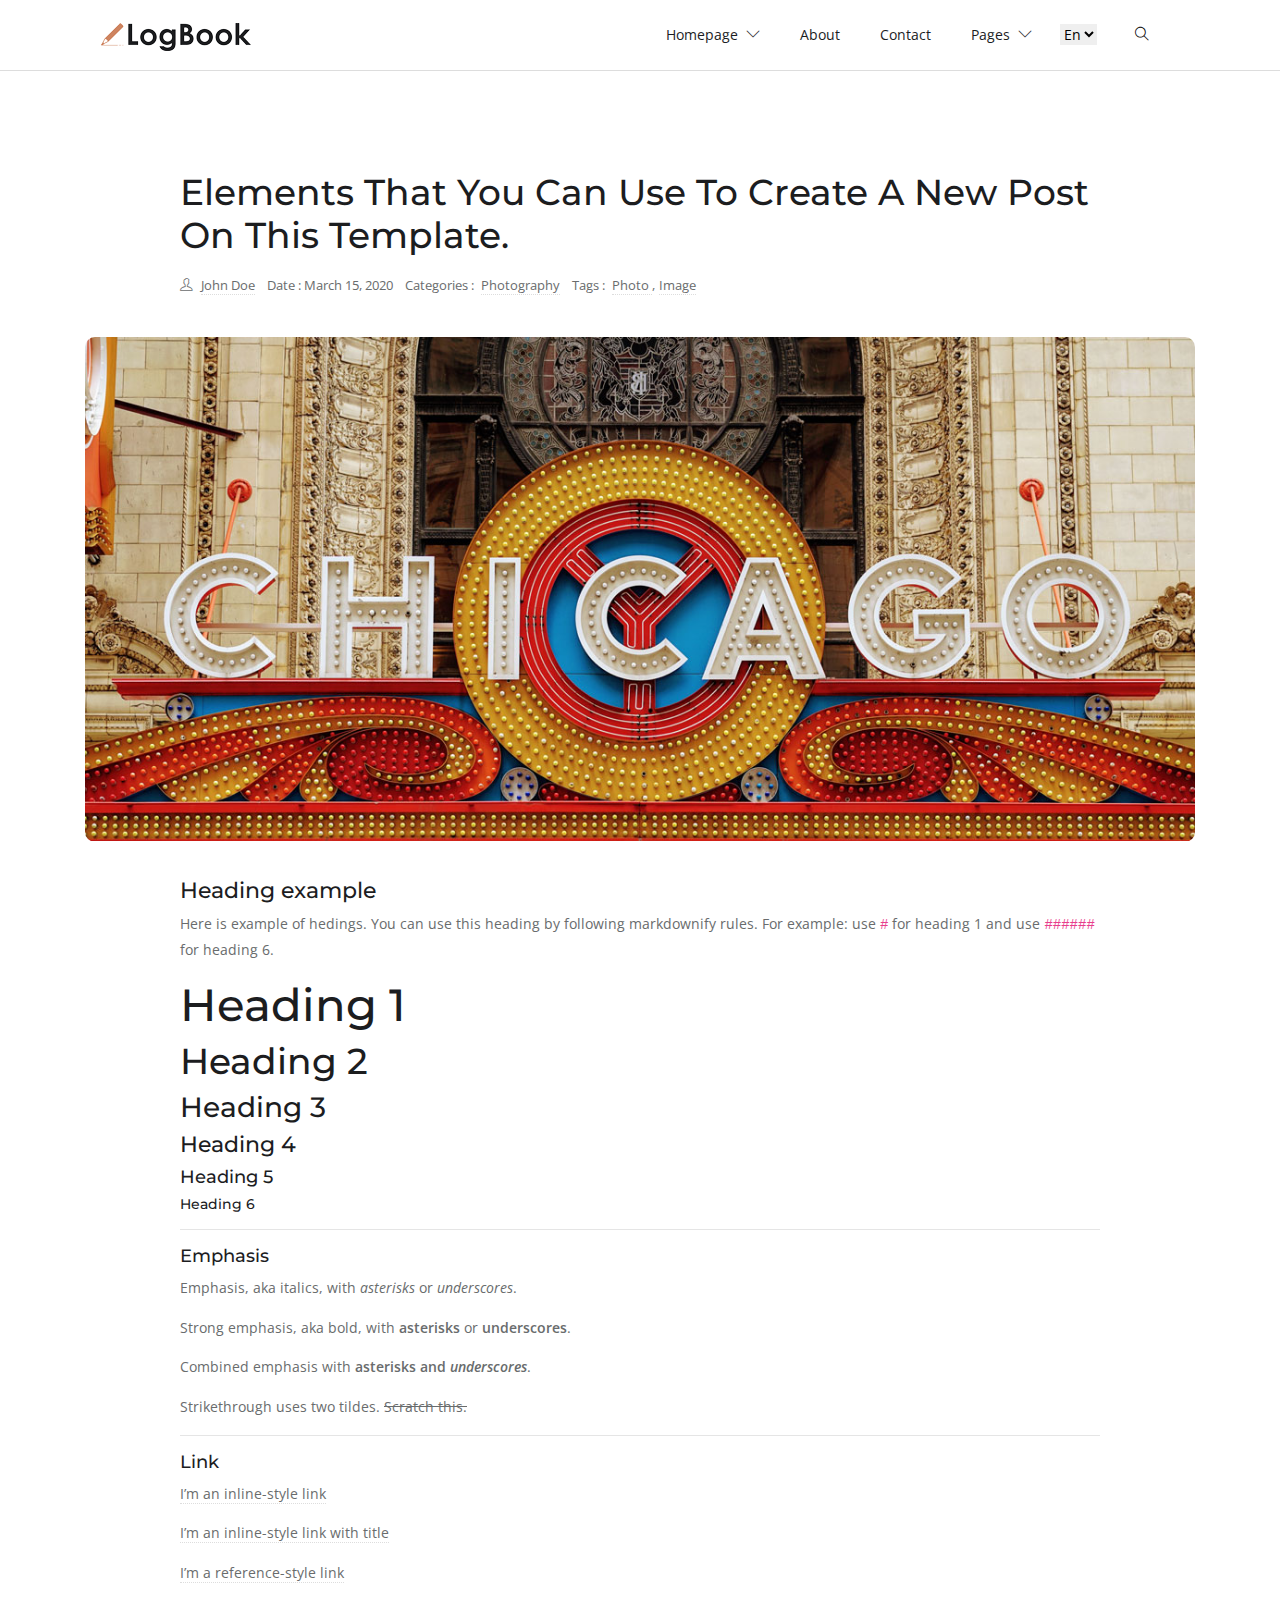
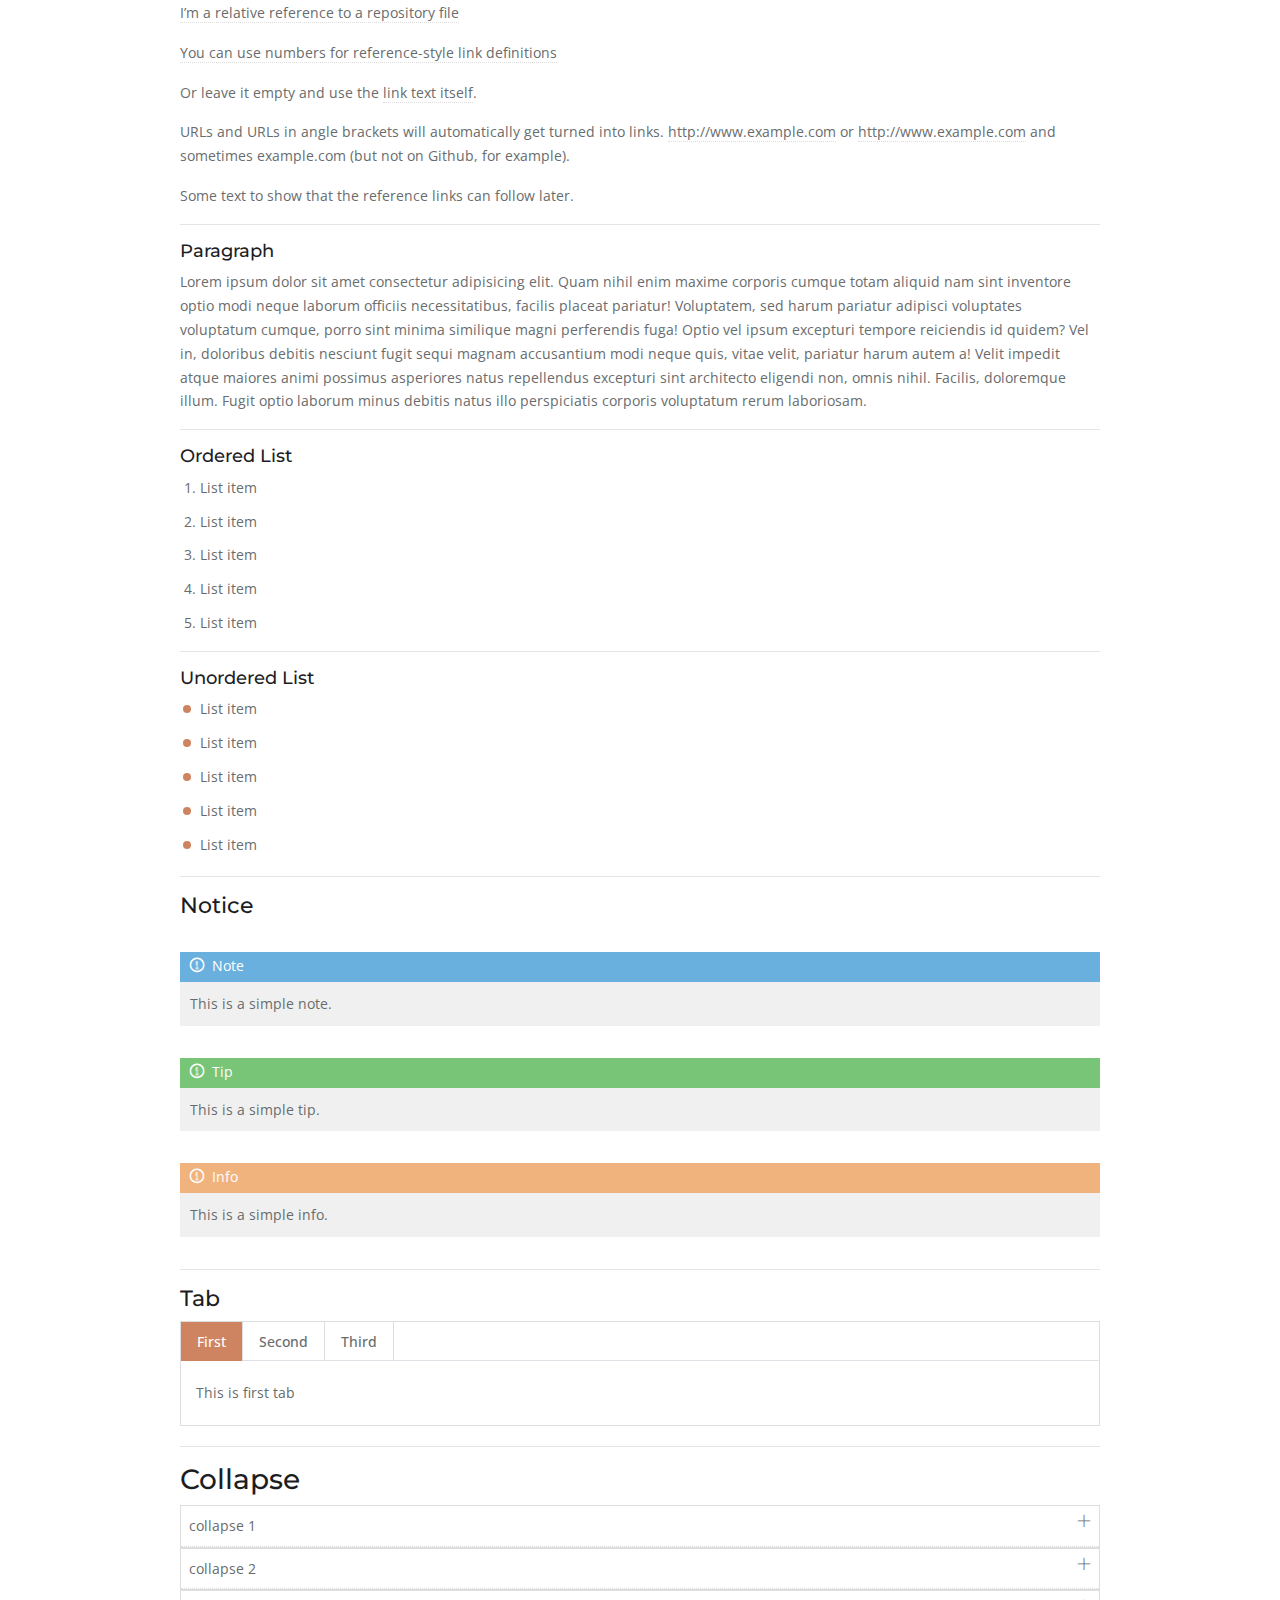
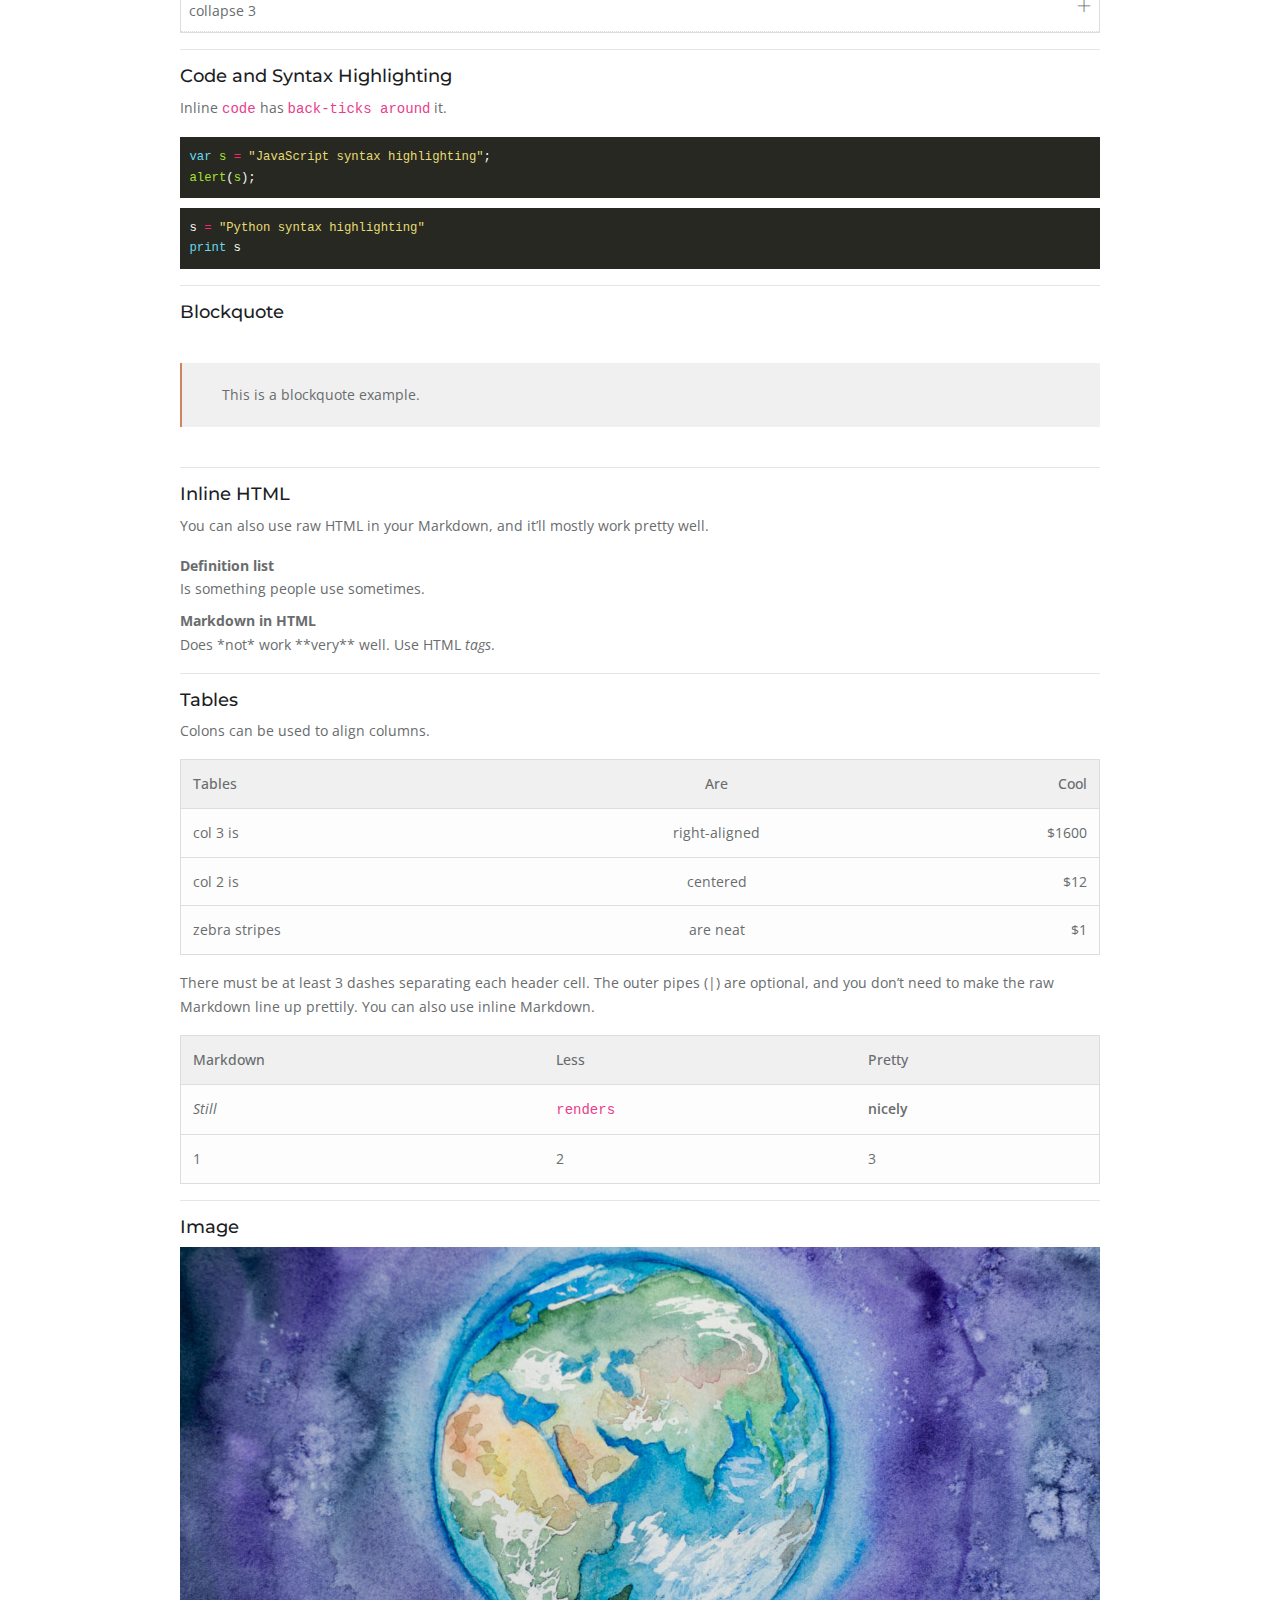
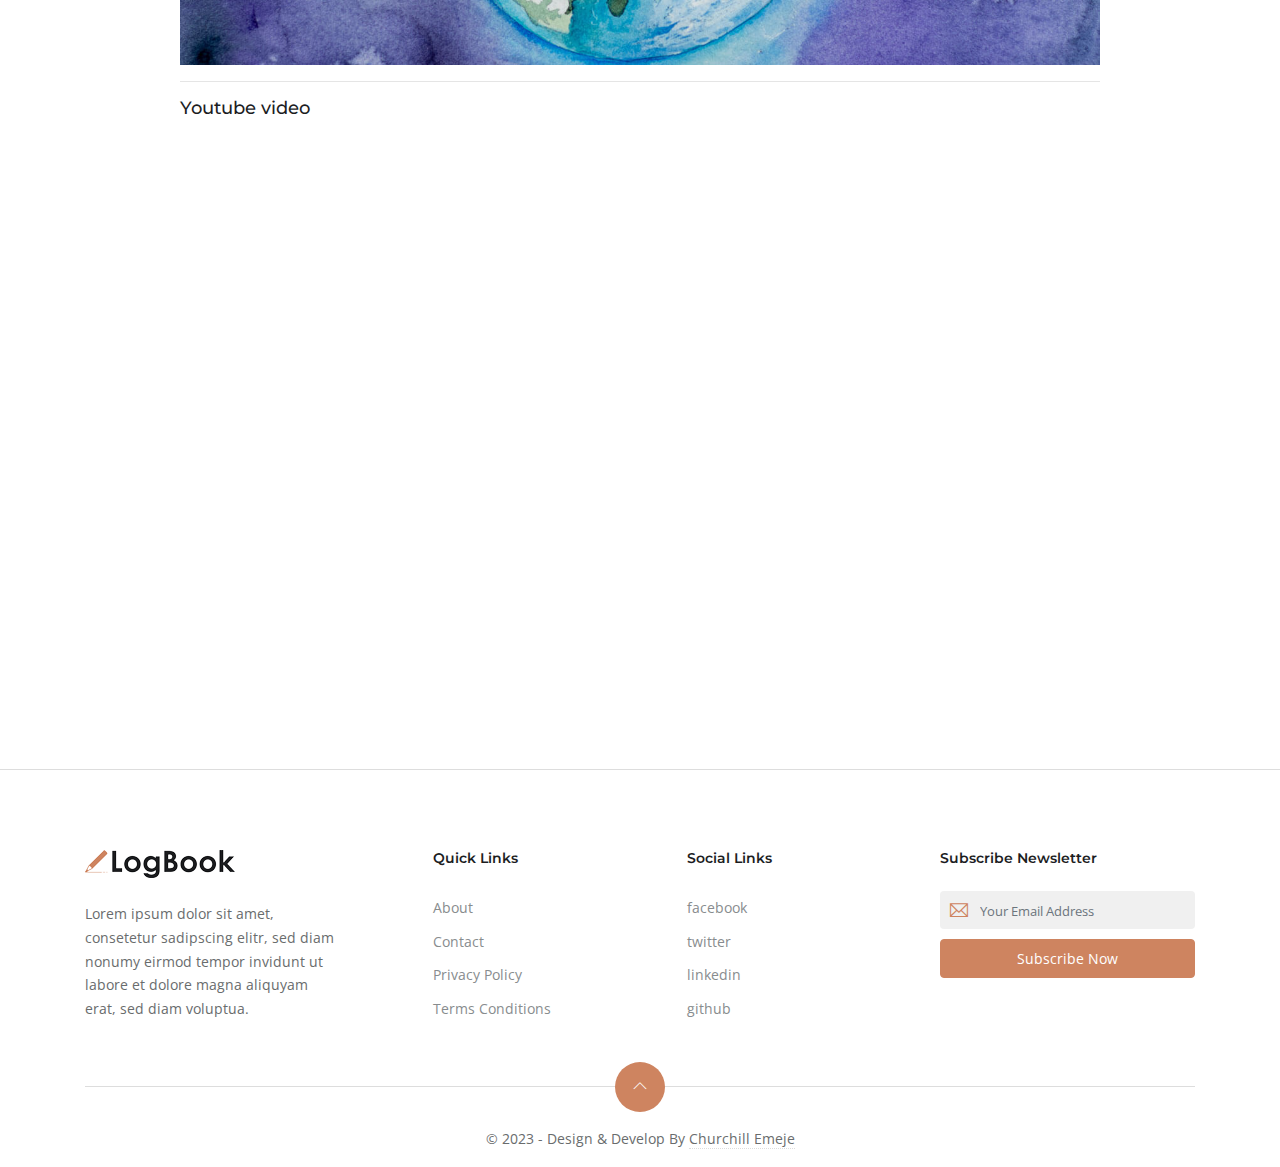
<file: post-elements.html>
<!DOCTYPE html>

<html lang="en-us">
  <head>
    <meta charset="utf-8" />
    <title>
      Elements That You Can Use To Create A New Post On This Template.
    </title>

    <!-- mobile responsive meta -->
    <meta
      name="viewport"
      content="width=device-width, initial-scale=1, maximum-scale=5"
    />
    <meta name="description" content="This is meta description" />
    <meta name="author" content="Themefisher" />

    <!-- plugins -->
    <link
      rel="preload"
      href="https://fonts.gstatic.com/s/opensans/v18/mem8YaGs126MiZpBA-UFWJ0bbck.woff2"
      style="font-display: optional"
    />
    <link rel="stylesheet" href="plugins/bootstrap/bootstrap.min.css" />
    <link
      rel="stylesheet"
      href="https://fonts.googleapis.com/css?family=Montserrat:600%7cOpen&#43;Sans&amp;display=swap"
      media="screen"
    />

    <link rel="stylesheet" href="plugins/themify-icons/themify-icons.css" />
    <link rel="stylesheet" href="plugins/slick/slick.css" />

    <!-- Main Stylesheet -->
    <link rel="stylesheet" href="css/style.css" />

    <!--Favicon-->
    <link rel="shortcut icon" href="images/favicon.png" type="image/x-icon" />
    <link rel="icon" href="images/favicon.png" type="image/x-icon" />
  </head>

  <body>
    <!-- navigation -->
    <header class="sticky-top bg-white border-bottom border-default">
      <div class="container">
        <nav class="navbar navbar-expand-lg navbar-white">
          <a class="navbar-brand" href="index.html">
            <img
              class="img-fluid"
              width="150px"
              src="images/logo.png"
              alt="LogBook"
            />
          </a>
          <button
            class="navbar-toggler border-0"
            type="button"
            data-toggle="collapse"
            data-target="#navigation"
          >
            <i class="ti-menu"></i>
          </button>

          <div class="collapse navbar-collapse text-center" id="navigation">
            <ul class="navbar-nav ml-auto">
              <li class="nav-item dropdown">
                <a
                  class="nav-link"
                  href="#"
                  role="button"
                  data-toggle="dropdown"
                  aria-haspopup="true"
                  aria-expanded="false"
                >
                  homepage <i class="ti-angle-down ml-1"></i>
                </a>
                <div class="dropdown-menu">
                  <a class="dropdown-item" href="index-full.html"
                    >Homepage Full Width</a
                  >
                  <a class="dropdown-item" href="index-full-left.html"
                    >Homepage Full With Left Sidebar</a
                  >
                  <a class="dropdown-item" href="index-full-right.html"
                    >Homepage Full With Right Sidebar</a
                  >
                  <a class="dropdown-item" href="index-list.html"
                    >Homepage List Style</a
                  >
                  <a class="dropdown-item" href="index-list-left.html"
                    >Homepage List With Left Sidebar</a
                  >
                  <a class="dropdown-item" href="index-list-right.html"
                    >Homepage List With Right Sidebar</a
                  >
                </div>
              </li>
              <li class="nav-item">
                <a class="nav-link" href="about.html">About</a>
              </li>
              <li class="nav-item">
                <a class="nav-link" href="contact.html">Contact</a>
              </li>
              <li class="nav-item dropdown">
                <a
                  class="nav-link"
                  href="#"
                  role="button"
                  data-toggle="dropdown"
                  aria-haspopup="true"
                  aria-expanded="false"
                  >Pages <i class="ti-angle-down ml-1"></i>
                </a>
                <div class="dropdown-menu">
                  <a class="dropdown-item" href="author.html">Author</a>
                  <a class="dropdown-item" href="post-details-1.html"
                    >Post Details 1</a
                  >
                  <a class="dropdown-item" href="post-details-2.html"
                    >Post Details 2</a
                  >
                  <a class="dropdown-item" href="post-elements.html"
                    >Post Elements</a
                  >
                  <a class="dropdown-item" href="privacy-policy.html"
                    >Privacy Policy</a
                  >
                  <a class="dropdown-item" href="terms-conditions.html"
                    >Terms Conditions</a
                  >
                </div>
              </li>
            </ul>

            <select class="m-2 border-0" id="select-language">
              <option id="en" value="about/" selected>En</option>
              <option id="fr" value="fr/about/">Fr</option>
            </select>

            <!-- search -->
            <div class="search px-4">
              <button id="searchOpen" class="search-btn">
                <i class="ti-search"></i>
              </button>
              <div class="search-wrapper">
                <form action="javascript:void(0)" class="h-100">
                  <input
                    class="search-box pl-4"
                    id="search-query"
                    name="s"
                    type="search"
                    placeholder="Type &amp; Hit Enter..."
                  />
                </form>
                <button id="searchClose" class="search-close">
                  <i class="ti-close text-dark"></i>
                </button>
              </div>
            </div>
          </div>
        </nav>
      </div>
    </header>
    <!-- /navigation -->

    <section class="section">
      <div class="container">
        <article class="row mb-4">
          <div class="col-lg-10 mx-auto mb-4">
            <h1 class="h2 mb-3">
              Elements That You Can Use To Create A New Post On This Template.
            </h1>
            <ul class="list-inline post-meta mb-3">
              <li class="list-inline-item">
                <i class="ti-user mr-2"></i><a href="author.html">John Doe</a>
              </li>
              <li class="list-inline-item">Date : March 15, 2020</li>
              <li class="list-inline-item">
                Categories : <a href="#!" class="ml-1">Photography </a>
              </li>
              <li class="list-inline-item">
                Tags : <a href="#!" class="ml-1">Photo </a> ,<a
                  href="#!"
                  class="ml-1"
                  >Image
                </a>
              </li>
            </ul>
          </div>
          <div class="col-12 mb-3">
            <div class="post-slider">
              <img
                src="images/post/post-6.jpg"
                class="img-fluid"
                alt="post-thumb"
              />
              <img
                src="images/post/post-1.jpg"
                class="img-fluid"
                alt="post-thumb"
              />
              <img
                src="images/post/post-3.jpg"
                class="img-fluid"
                alt="post-thumb"
              />
            </div>
          </div>
          <div class="col-lg-10 mx-auto">
            <div class="content">
              <h4 id="heading-example">Heading example</h4>
              <p>
                Here is example of hedings. You can use this heading by
                following markdownify rules. For example: use <code>#</code> for
                heading 1 and use <code>######</code> for heading 6.
              </p>
              <h1 id="heading-1">Heading 1</h1>
              <h2 id="heading-2">Heading 2</h2>
              <h3 id="heading-3">Heading 3</h3>
              <h4 id="heading-4">Heading 4</h4>
              <h5 id="heading-5">Heading 5</h5>
              <h6 id="heading-6">Heading 6</h6>
              <hr />
              <h5 id="emphasis">Emphasis</h5>
              <p>
                Emphasis, aka italics, with <em>asterisks</em> or
                <em>underscores</em>.
              </p>
              <p>
                Strong emphasis, aka bold, with <strong>asterisks</strong> or
                <strong>underscores</strong>.
              </p>
              <p>
                Combined emphasis with
                <strong>asterisks and <em>underscores</em></strong
                >.
              </p>
              <p>Strikethrough uses two tildes. <del>Scratch this.</del></p>
              <hr />
              <h5 id="link">Link</h5>
              <p>
                <a href="https://www.google.com"
                  >I&rsquo;m an inline-style link</a
                >
              </p>
              <p>
                <a href="https://www.google.com" title="Google's Homepage"
                  >I&rsquo;m an inline-style link with title</a
                >
              </p>
              <p>
                <a href="https://www.themefisher.com"
                  >I&rsquo;m a reference-style link</a
                >
              </p>
              <p>
                <a href="../blob/master/LICENSE"
                  >I&rsquo;m a relative reference to a repository file</a
                >
              </p>
              <p>
                <a href="https://gethugothemes.com"
                  >You can use numbers for reference-style link definitions</a
                >
              </p>
              <p>
                Or leave it empty and use the
                <a href="https://www.getjekyllthemes.com">link text itself</a>.
              </p>
              <p>
                URLs and URLs in angle brackets will automatically get turned
                into links.
                <a href="http://www.example.com">http://www.example.com</a> or
                <a href="http://www.example.com">http://www.example.com</a> and
                sometimes example.com (but not on Github, for example).
              </p>
              <p>
                Some text to show that the reference links can follow later.
              </p>
              <hr />
              <h5 id="paragraph">Paragraph</h5>
              <p>
                Lorem ipsum dolor sit amet consectetur adipisicing elit. Quam
                nihil enim maxime corporis cumque totam aliquid nam sint
                inventore optio modi neque laborum officiis necessitatibus,
                facilis placeat pariatur! Voluptatem, sed harum pariatur
                adipisci voluptates voluptatum cumque, porro sint minima
                similique magni perferendis fuga! Optio vel ipsum excepturi
                tempore reiciendis id quidem? Vel in, doloribus debitis nesciunt
                fugit sequi magnam accusantium modi neque quis, vitae velit,
                pariatur harum autem a! Velit impedit atque maiores animi
                possimus asperiores natus repellendus excepturi sint architecto
                eligendi non, omnis nihil. Facilis, doloremque illum. Fugit
                optio laborum minus debitis natus illo perspiciatis corporis
                voluptatum rerum laboriosam.
              </p>
              <hr />
              <h5 id="ordered-list">Ordered List</h5>
              <ol>
                <li>List item</li>
                <li>List item</li>
                <li>List item</li>
                <li>List item</li>
                <li>List item</li>
              </ol>
              <hr />
              <h5 id="unordered-list">Unordered List</h5>
              <ul>
                <li>List item</li>
                <li>List item</li>
                <li>List item</li>
                <li>List item</li>
                <li>List item</li>
              </ul>
              <hr />
              <h4 id="notice">Notice</h4>
              <div class="notices note">
                <p>This is a simple note.</p>
              </div>
              <div class="notices tip">
                <p>This is a simple tip.</p>
              </div>
              <div class="notices info">
                <p>This is a simple info.</p>
              </div>
              <hr />
              <h4 id="tab">Tab</h4>
              <div class="code-tabs">
                <ul class="nav nav-tabs"></ul>
                <div class="tab-content">
                  <div class="tab-pane" title="first">This is first tab</div>
                  <div class="tab-pane" title="second">this is second tab</div>
                  <div class="tab-pane" title="third">this is third tab</div>
                </div>
              </div>
              <hr />
              <h3 id="collapse">Collapse</h3>
              <div class="border border-default collapse-wrapper">
                <a
                  class="d-flex p-2 collapse-head"
                  data-toggle="collapse"
                  href="#collapse-1"
                  role="button"
                >
                  collapse 1 <i class="ti-plus ml-auto"></i>
                </a>
                <div class="collapse" id="collapse-1">
                  <div class="p-2">This is a simple collapse</div>
                </div>
              </div>
              <div class="border border-default collapse-wrapper">
                <a
                  class="d-flex p-2 collapse-head"
                  data-toggle="collapse"
                  href="#collapse-2"
                  role="button"
                >
                  collapse 2 <i class="ti-plus ml-auto"></i>
                </a>
                <div class="collapse" id="collapse-2">
                  <div class="p-2">This is a simple collapse</div>
                </div>
              </div>
              <div class="border border-default collapse-wrapper">
                <a
                  class="d-flex p-2 collapse-head"
                  data-toggle="collapse"
                  href="#collapse-3"
                  role="button"
                >
                  collapse 3 <i class="ti-plus ml-auto"></i>
                </a>
                <div class="collapse" id="collapse-3">
                  <div class="p-2">This is a simple collapse</div>
                </div>
              </div>
              <hr />
              <h5 id="code-and-syntax-highlighting">
                Code and Syntax Highlighting
              </h5>
              <p>
                Inline <code>code</code> has <code>back-ticks around</code> it.
              </p>
              <div class="highlight">
                <pre
                  style="
                    color: #f8f8f2;
                    background-color: #272822;
                    -moz-tab-size: 4;
                    -o-tab-size: 4;
                    tab-size: 4;
                  "
                ><code class="language-javascript" data-lang="javascript"><span style="color:#66d9ef">var</span> <span style="color:#a6e22e">s</span> <span style="color:#f92672">=</span> <span style="color:#e6db74">&#34;JavaScript syntax highlighting&#34;</span>;
<span style="color:#a6e22e">alert</span>(<span style="color:#a6e22e">s</span>);
</code></pre>
              </div>
              <div class="highlight">
                <pre
                  style="
                    color: #f8f8f2;
                    background-color: #272822;
                    -moz-tab-size: 4;
                    -o-tab-size: 4;
                    tab-size: 4;
                  "
                ><code class="language-python" data-lang="python">s <span style="color:#f92672">=</span> <span style="color:#e6db74">&#34;Python syntax highlighting&#34;</span>
<span style="color:#66d9ef">print</span> s
</code></pre>
              </div>
              <hr />
              <h5 id="blockquote">Blockquote</h5>
              <blockquote>
                <p>This is a blockquote example.</p>
              </blockquote>
              <hr />
              <h5 id="inline-html">Inline HTML</h5>
              <p>
                You can also use raw HTML in your Markdown, and it&rsquo;ll
                mostly work pretty well.
              </p>
              <dl>
                <dt>Definition list</dt>
                <dd>Is something people use sometimes.</dd>
                <dt>Markdown in HTML</dt>
                <dd>Does *not* work **very** well. Use HTML <em>tags</em>.</dd>
              </dl>
              <hr />
              <h5 id="tables">Tables</h5>
              <p>Colons can be used to align columns.</p>
              <table>
                <thead>
                  <tr>
                    <th>Tables</th>
                    <th style="text-align: center">Are</th>
                    <th style="text-align: right">Cool</th>
                  </tr>
                </thead>
                <tbody>
                  <tr>
                    <td>col 3 is</td>
                    <td style="text-align: center">right-aligned</td>
                    <td style="text-align: right">$1600</td>
                  </tr>
                  <tr>
                    <td>col 2 is</td>
                    <td style="text-align: center">centered</td>
                    <td style="text-align: right">$12</td>
                  </tr>
                  <tr>
                    <td>zebra stripes</td>
                    <td style="text-align: center">are neat</td>
                    <td style="text-align: right">$1</td>
                  </tr>
                </tbody>
              </table>
              <p>
                There must be at least 3 dashes separating each header cell. The
                outer pipes (|) are optional, and you don&rsquo;t need to make
                the raw Markdown line up prettily. You can also use inline
                Markdown.
              </p>
              <table>
                <thead>
                  <tr>
                    <th>Markdown</th>
                    <th>Less</th>
                    <th>Pretty</th>
                  </tr>
                </thead>
                <tbody>
                  <tr>
                    <td><em>Still</em></td>
                    <td><code>renders</code></td>
                    <td><strong>nicely</strong></td>
                  </tr>
                  <tr>
                    <td>1</td>
                    <td>2</td>
                    <td>3</td>
                  </tr>
                </tbody>
              </table>
              <hr />
              <h5 id="image">Image</h5>
              <p>
                <img src="../../images/post/post-3.jpg" alt="image" />
              </p>
              <hr />
              <h5 id="youtube-video">Youtube video</h5>
              <div
                style="
                  position: relative;
                  padding-bottom: 56.25%;
                  height: 0;
                  overflow: hidden;
                "
              >
                <iframe
                  src="https://www.youtube.com/embed/C0DPdy98e4c"
                  style="
                    position: absolute;
                    top: 0;
                    left: 0;
                    width: 100%;
                    height: 100%;
                    border: 0;
                  "
                  allowfullscreen
                  title="YouTube Video"
                ></iframe>
              </div>
            </div>
          </div>
        </article>
      </div>
    </section>

    <footer class="section-sm pb-0 border-top border-default">
      <div class="container">
        <div class="row justify-content-between">
          <div class="col-md-3 mb-4">
            <a class="mb-4 d-block" href="index.html">
              <img
                class="img-fluid"
                width="150px"
                src="images/logo.png"
                alt="LogBook"
              />
            </a>
            <p>
              Lorem ipsum dolor sit amet, consetetur sadipscing elitr, sed diam
              nonumy eirmod tempor invidunt ut labore et dolore magna aliquyam
              erat, sed diam voluptua.
            </p>
          </div>

          <div class="col-lg-2 col-md-3 col-6 mb-4">
            <h6 class="mb-4">Quick Links</h6>
            <ul class="list-unstyled footer-list">
              <li><a href="about.html">About</a></li>
              <li><a href="contact.html">Contact</a></li>
              <li><a href="privacy-policy.html">Privacy Policy</a></li>
              <li><a href="terms-conditions.html">Terms Conditions</a></li>
            </ul>
          </div>

          <div class="col-lg-2 col-md-3 col-6 mb-4">
            <h6 class="mb-4">Social Links</h6>
            <ul class="list-unstyled footer-list">
              <li><a href="#">facebook</a></li>
              <li><a href="#">twitter</a></li>
              <li><a href="#">linkedin</a></li>
              <li><a href="#">github</a></li>
            </ul>
          </div>

          <div class="col-md-3 mb-4">
            <h6 class="mb-4">Subscribe Newsletter</h6>
            <form
              class="subscription"
              action="javascript:void(0)"
              method="post"
            >
              <div class="position-relative">
                <i class="ti-email email-icon"></i>
                <input
                  type="email"
                  class="form-control"
                  placeholder="Your Email Address"
                />
              </div>
              <button class="btn btn-primary btn-block rounded" type="submit">
                Subscribe now
              </button>
            </form>
          </div>
        </div>
        <div class="scroll-top">
          <a href="javascript:void(0);" id="scrollTop"
            ><i class="ti-angle-up"></i
          ></a>
        </div>
        <div class="text-center">
          <p class="content">
            &copy; 2023 - Design &amp; Develop By
            <a href="https://github.com/ChuchillEmeje" target="_blank"
              >Churchill Emeje</a
            >
          </p>
        </div>
      </div>
    </footer>

    <!-- JS Plugins -->
    <script src="plugins/jQuery/jquery.min.js"></script>
    <script src="plugins/bootstrap/bootstrap.min.js" async></script>
    <script src="plugins/slick/slick.min.js"></script>

    <!-- Main Script -->
    <script src="js/script.js"></script>
  </body>
</html>
</file>
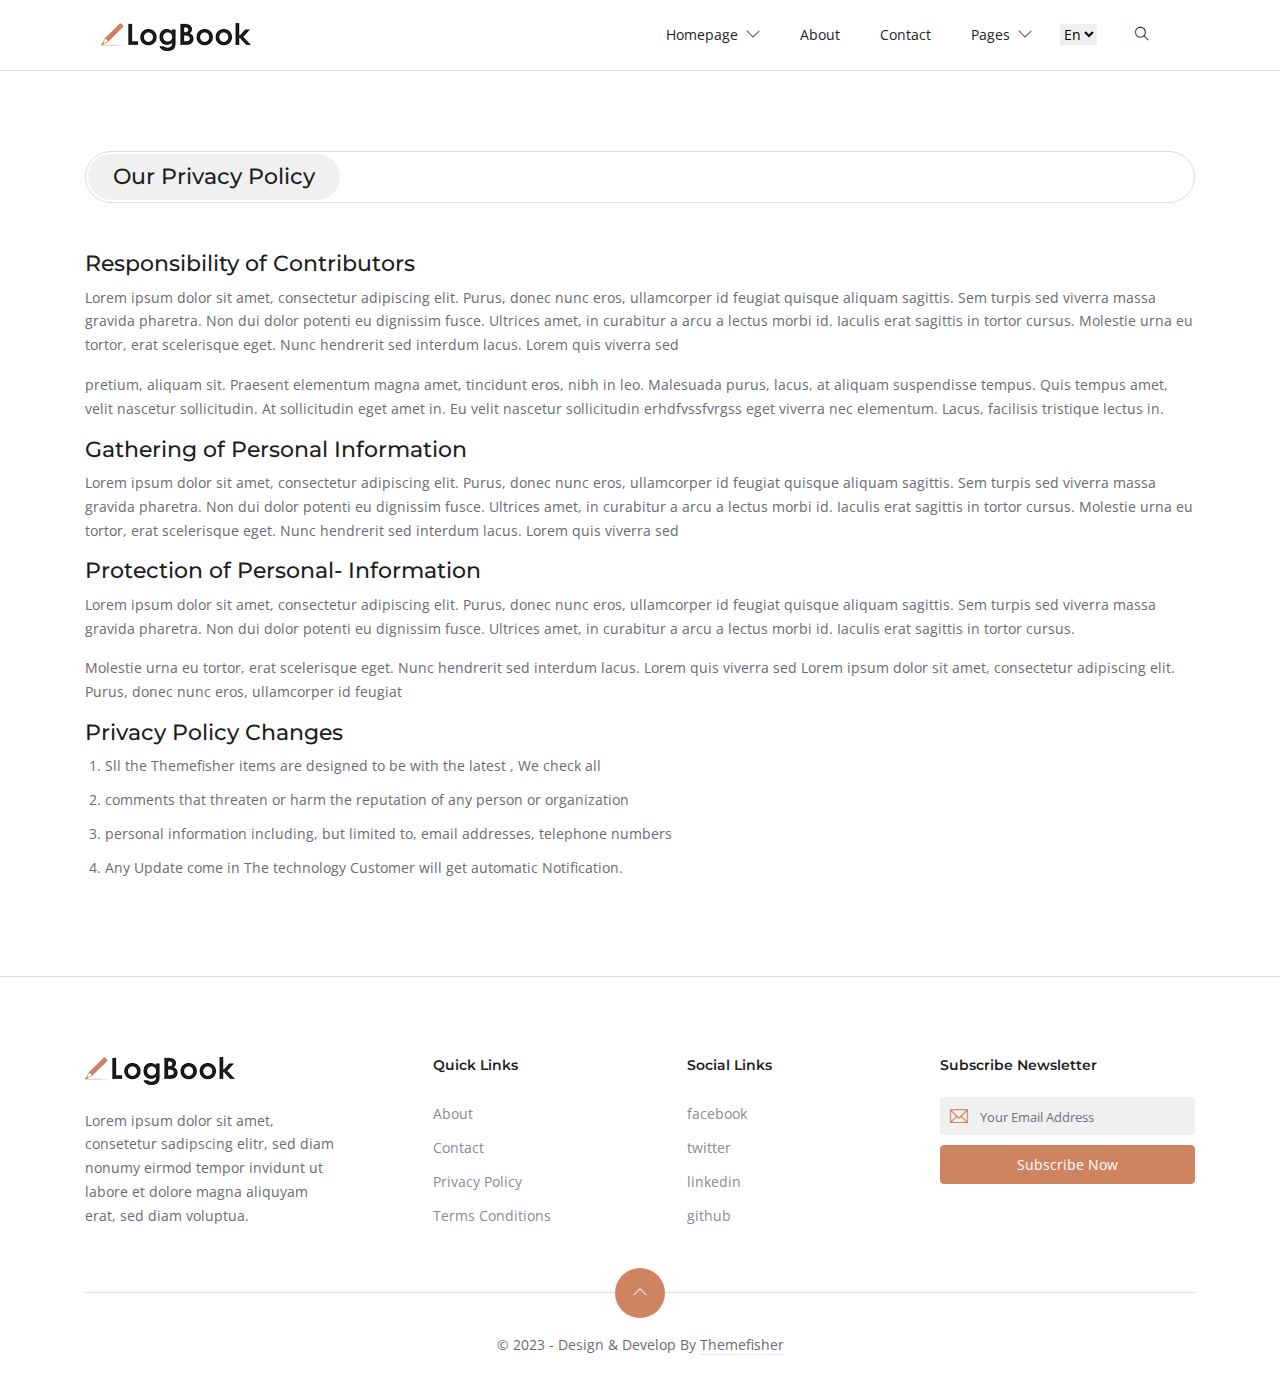
<file: privacy-policy.html>
<!DOCTYPE html>

<html lang="en-us">
  <head>
    <meta charset="utf-8" />
    <title>Our Privacy Policy</title>

    <!-- mobile responsive meta -->
    <meta
      name="viewport"
      content="width=device-width, initial-scale=1, maximum-scale=5"
    />
    <meta name="description" content="This is meta description" />
    <meta name="author" content="Themefisher" />

    <!-- plugins -->
    <link
      rel="preload"
      href="https://fonts.gstatic.com/s/opensans/v18/mem8YaGs126MiZpBA-UFWJ0bbck.woff2"
      style="font-display: optional"
    />
    <link rel="stylesheet" href="plugins/bootstrap/bootstrap.min.css" />
    <link
      rel="stylesheet"
      href="https://fonts.googleapis.com/css?family=Montserrat:600%7cOpen&#43;Sans&amp;display=swap"
      media="screen"
    />

    <link rel="stylesheet" href="plugins/themify-icons/themify-icons.css" />
    <link rel="stylesheet" href="plugins/slick/slick.css" />

    <!-- Main Stylesheet -->
    <link rel="stylesheet" href="css/style.css" />

    <!--Favicon-->
    <link rel="shortcut icon" href="images/favicon.png" type="image/x-icon" />
    <link rel="icon" href="images/favicon.png" type="image/x-icon" />
  </head>

  <body>
    <!-- navigation -->
    <header class="sticky-top bg-white border-bottom border-default">
      <div class="container">
        <nav class="navbar navbar-expand-lg navbar-white">
          <a class="navbar-brand" href="index.html">
            <img
              class="img-fluid"
              width="150px"
              src="images/logo.png"
              alt="LogBook"
            />
          </a>
          <button
            class="navbar-toggler border-0"
            type="button"
            data-toggle="collapse"
            data-target="#navigation"
          >
            <i class="ti-menu"></i>
          </button>

          <div class="collapse navbar-collapse text-center" id="navigation">
            <ul class="navbar-nav ml-auto">
              <li class="nav-item dropdown">
                <a
                  class="nav-link"
                  href="#"
                  role="button"
                  data-toggle="dropdown"
                  aria-haspopup="true"
                  aria-expanded="false"
                >
                  homepage <i class="ti-angle-down ml-1"></i>
                </a>
                <div class="dropdown-menu">
                  <a class="dropdown-item" href="index-full.html"
                    >Homepage Full Width</a
                  >
                  <a class="dropdown-item" href="index-full-left.html"
                    >Homepage Full With Left Sidebar</a
                  >
                  <a class="dropdown-item" href="index-full-right.html"
                    >Homepage Full With Right Sidebar</a
                  >
                  <a class="dropdown-item" href="index-list.html"
                    >Homepage List Style</a
                  >
                  <a class="dropdown-item" href="index-list-left.html"
                    >Homepage List With Left Sidebar</a
                  >
                  <a class="dropdown-item" href="index-list-right.html"
                    >Homepage List With Right Sidebar</a
                  >
                </div>
              </li>
              <li class="nav-item">
                <a class="nav-link" href="about.html">About</a>
              </li>
              <li class="nav-item">
                <a class="nav-link" href="contact.html">Contact</a>
              </li>
              <li class="nav-item dropdown">
                <a
                  class="nav-link"
                  href="#"
                  role="button"
                  data-toggle="dropdown"
                  aria-haspopup="true"
                  aria-expanded="false"
                  >Pages <i class="ti-angle-down ml-1"></i>
                </a>
                <div class="dropdown-menu">
                  <a class="dropdown-item" href="author.html">Author</a>
                  <a class="dropdown-item" href="post-details-1.html"
                    >Post Details 1</a
                  >
                  <a class="dropdown-item" href="post-details-2.html"
                    >Post Details 2</a
                  >
                  <a class="dropdown-item" href="post-elements.html"
                    >Post Elements</a
                  >
                  <a class="dropdown-item" href="privacy-policy.html"
                    >Privacy Policy</a
                  >
                  <a class="dropdown-item" href="terms-conditions.html"
                    >Terms Conditions</a
                  >
                </div>
              </li>
            </ul>

            <select class="m-2 border-0" id="select-language">
              <option id="en" value="about/" selected>En</option>
              <option id="fr" value="fr/about/">Fr</option>
            </select>

            <!-- search -->
            <div class="search px-4">
              <button id="searchOpen" class="search-btn">
                <i class="ti-search"></i>
              </button>
              <div class="search-wrapper">
                <form action="javascript:void(0)" class="h-100">
                  <input
                    class="search-box pl-4"
                    id="search-query"
                    name="s"
                    type="search"
                    placeholder="Type &amp; Hit Enter..."
                  />
                </form>
                <button id="searchClose" class="search-close">
                  <i class="ti-close text-dark"></i>
                </button>
              </div>
            </div>
          </div>
        </nav>
      </div>
    </header>
    <!-- /navigation -->

    <section class="section-sm">
      <div class="container">
        <div class="row">
          <div class="col-12">
            <div class="title-bordered mb-5 d-flex align-items-center">
              <h1 class="h4">Our Privacy Policy</h1>
            </div>
            <div class="content">
              <h4 id="responsibility-of-contributors">
                Responsibility of Contributors
              </h4>
              <p>
                Lorem ipsum dolor sit amet, consectetur adipiscing elit. Purus,
                donec nunc eros, ullamcorper id feugiat quisque aliquam
                sagittis. Sem turpis sed viverra massa gravida pharetra. Non dui
                dolor potenti eu dignissim fusce. Ultrices amet, in curabitur a
                arcu a lectus morbi id. Iaculis erat sagittis in tortor cursus.
                Molestie urna eu tortor, erat scelerisque eget. Nunc hendrerit
                sed interdum lacus. Lorem quis viverra sed
              </p>
              <p>
                pretium, aliquam sit. Praesent elementum magna amet, tincidunt
                eros, nibh in leo. Malesuada purus, lacus, at aliquam
                suspendisse tempus. Quis tempus amet, velit nascetur
                sollicitudin. At sollicitudin eget amet in. Eu velit nascetur
                sollicitudin erhdfvssfvrgss eget viverra nec elementum. Lacus,
                facilisis tristique lectus in.
              </p>
              <h4 id="gathering-of-personal-information">
                Gathering of Personal Information
              </h4>
              <p>
                Lorem ipsum dolor sit amet, consectetur adipiscing elit. Purus,
                donec nunc eros, ullamcorper id feugiat quisque aliquam
                sagittis. Sem turpis sed viverra massa gravida pharetra. Non dui
                dolor potenti eu dignissim fusce. Ultrices amet, in curabitur a
                arcu a lectus morbi id. Iaculis erat sagittis in tortor cursus.
                Molestie urna eu tortor, erat scelerisque eget. Nunc hendrerit
                sed interdum lacus. Lorem quis viverra sed
              </p>
              <h4 id="protection-of--personal--information">
                Protection of Personal- Information
              </h4>
              <p>
                Lorem ipsum dolor sit amet, consectetur adipiscing elit. Purus,
                donec nunc eros, ullamcorper id feugiat quisque aliquam
                sagittis. Sem turpis sed viverra massa gravida pharetra. Non dui
                dolor potenti eu dignissim fusce. Ultrices amet, in curabitur a
                arcu a lectus morbi id. Iaculis erat sagittis in tortor cursus.
              </p>
              <p>
                Molestie urna eu tortor, erat scelerisque eget. Nunc hendrerit
                sed interdum lacus. Lorem quis viverra sed Lorem ipsum dolor sit
                amet, consectetur adipiscing elit. Purus, donec nunc eros,
                ullamcorper id feugiat
              </p>
              <h4 id="privacy-policy-changes">Privacy Policy Changes</h4>
              <ol>
                <li>
                  Sll the Themefisher items are designed to be with the latest ,
                  We check all
                </li>
                <li>
                  comments that threaten or harm the reputation of any person or
                  organization
                </li>
                <li>
                  personal information including, but limited to, email
                  addresses, telephone numbers
                </li>
                <li>
                  Any Update come in The technology Customer will get automatic
                  Notification.
                </li>
              </ol>
            </div>
          </div>
        </div>
      </div>
    </section>

    <footer class="section-sm pb-0 border-top border-default">
      <div class="container">
        <div class="row justify-content-between">
          <div class="col-md-3 mb-4">
            <a class="mb-4 d-block" href="index.html">
              <img
                class="img-fluid"
                width="150px"
                src="images/logo.png"
                alt="LogBook"
              />
            </a>
            <p>
              Lorem ipsum dolor sit amet, consetetur sadipscing elitr, sed diam
              nonumy eirmod tempor invidunt ut labore et dolore magna aliquyam
              erat, sed diam voluptua.
            </p>
          </div>

          <div class="col-lg-2 col-md-3 col-6 mb-4">
            <h6 class="mb-4">Quick Links</h6>
            <ul class="list-unstyled footer-list">
              <li><a href="about.html">About</a></li>
              <li><a href="contact.html">Contact</a></li>
              <li><a href="privacy-policy.html">Privacy Policy</a></li>
              <li><a href="terms-conditions.html">Terms Conditions</a></li>
            </ul>
          </div>

          <div class="col-lg-2 col-md-3 col-6 mb-4">
            <h6 class="mb-4">Social Links</h6>
            <ul class="list-unstyled footer-list">
              <li><a href="#">facebook</a></li>
              <li><a href="#">twitter</a></li>
              <li><a href="#">linkedin</a></li>
              <li><a href="#">github</a></li>
            </ul>
          </div>

          <div class="col-md-3 mb-4">
            <h6 class="mb-4">Subscribe Newsletter</h6>
            <form
              class="subscription"
              action="javascript:void(0)"
              method="post"
            >
              <div class="position-relative">
                <i class="ti-email email-icon"></i>
                <input
                  type="email"
                  class="form-control"
                  placeholder="Your Email Address"
                />
              </div>
              <button class="btn btn-primary btn-block rounded" type="submit">
                Subscribe now
              </button>
            </form>
          </div>
        </div>
        <div class="scroll-top">
          <a href="javascript:void(0);" id="scrollTop"
            ><i class="ti-angle-up"></i
          ></a>
        </div>
        <div class="text-center">
          <p class="content">
            &copy; 2023 - Design &amp; Develop By
            <a href="https://themefisher.com/" target="_blank">Themefisher</a>
          </p>
        </div>
      </div>
    </footer>

    <!-- JS Plugins -->
    <script src="plugins/jQuery/jquery.min.js"></script>
    <script src="plugins/bootstrap/bootstrap.min.js" async></script>
    <script src="plugins/slick/slick.min.js"></script>

    <!-- Main Script -->
    <script src="js/script.js"></script>
  </body>
</html>
</file>
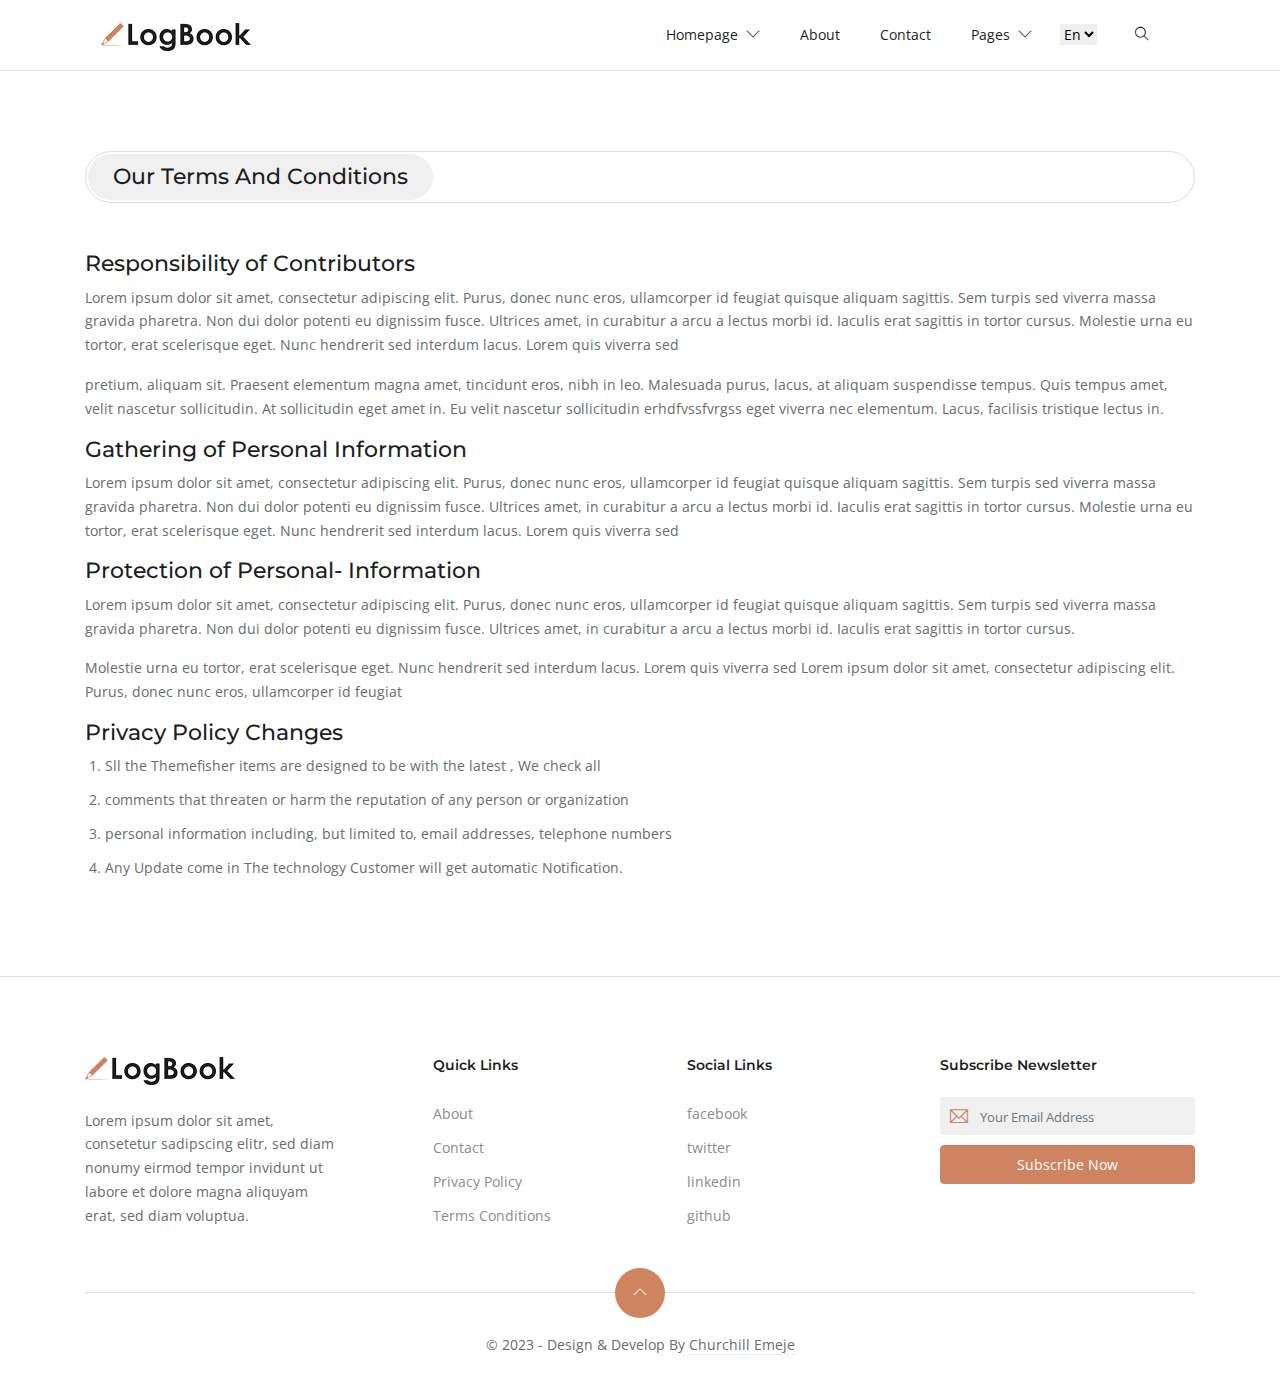
<file: terms-conditions.html>
<!DOCTYPE html>

<html lang="en-us">
  <head>
    <meta charset="utf-8" />
    <title></title>

    <!-- mobile responsive meta -->
    <meta
      name="viewport"
      content="width=device-width, initial-scale=1, maximum-scale=5"
    />
    <meta name="description" content="This is meta description" />
    <meta name="author" content="Themefisher" />

    <!-- plugins -->
    <link
      rel="preload"
      href="https://fonts.gstatic.com/s/opensans/v18/mem8YaGs126MiZpBA-UFWJ0bbck.woff2"
      style="font-display: optional"
    />
    <link rel="stylesheet" href="plugins/bootstrap/bootstrap.min.css" />
    <link
      rel="stylesheet"
      href="https://fonts.googleapis.com/css?family=Montserrat:600%7cOpen&#43;Sans&amp;display=swap"
      media="screen"
    />

    <link rel="stylesheet" href="plugins/themify-icons/themify-icons.css" />
    <link rel="stylesheet" href="plugins/slick/slick.css" />

    <!-- Main Stylesheet -->
    <link rel="stylesheet" href="css/style.css" />

    <!--Favicon-->
    <link rel="shortcut icon" href="images/favicon.png" type="image/x-icon" />
    <link rel="icon" href="images/favicon.png" type="image/x-icon" />
  </head>

  <body>
    <!-- navigation -->
    <header class="sticky-top bg-white border-bottom border-default">
      <div class="container">
        <nav class="navbar navbar-expand-lg navbar-white">
          <a class="navbar-brand" href="index.html">
            <img
              class="img-fluid"
              width="150px"
              src="images/logo.png"
              alt="LogBook"
            />
          </a>
          <button
            class="navbar-toggler border-0"
            type="button"
            data-toggle="collapse"
            data-target="#navigation"
          >
            <i class="ti-menu"></i>
          </button>

          <div class="collapse navbar-collapse text-center" id="navigation">
            <ul class="navbar-nav ml-auto">
              <li class="nav-item dropdown">
                <a
                  class="nav-link"
                  href="#"
                  role="button"
                  data-toggle="dropdown"
                  aria-haspopup="true"
                  aria-expanded="false"
                >
                  homepage <i class="ti-angle-down ml-1"></i>
                </a>
                <div class="dropdown-menu">
                  <a class="dropdown-item" href="index-full.html"
                    >Homepage Full Width</a
                  >
                  <a class="dropdown-item" href="index-full-left.html"
                    >Homepage Full With Left Sidebar</a
                  >
                  <a class="dropdown-item" href="index-full-right.html"
                    >Homepage Full With Right Sidebar</a
                  >
                  <a class="dropdown-item" href="index-list.html"
                    >Homepage List Style</a
                  >
                  <a class="dropdown-item" href="index-list-left.html"
                    >Homepage List With Left Sidebar</a
                  >
                  <a class="dropdown-item" href="index-list-right.html"
                    >Homepage List With Right Sidebar</a
                  >
                </div>
              </li>
              <li class="nav-item">
                <a class="nav-link" href="about.html">About</a>
              </li>
              <li class="nav-item">
                <a class="nav-link" href="contact.html">Contact</a>
              </li>
              <li class="nav-item dropdown">
                <a
                  class="nav-link"
                  href="#"
                  role="button"
                  data-toggle="dropdown"
                  aria-haspopup="true"
                  aria-expanded="false"
                  >Pages <i class="ti-angle-down ml-1"></i>
                </a>
                <div class="dropdown-menu">
                  <a class="dropdown-item" href="author.html">Author</a>
                  <a class="dropdown-item" href="post-details-1.html"
                    >Post Details 1</a
                  >
                  <a class="dropdown-item" href="post-details-2.html"
                    >Post Details 2</a
                  >
                  <a class="dropdown-item" href="post-elements.html"
                    >Post Elements</a
                  >
                  <a class="dropdown-item" href="privacy-policy.html"
                    >Privacy Policy</a
                  >
                  <a class="dropdown-item" href="terms-conditions.html"
                    >Terms Conditions</a
                  >
                </div>
              </li>
            </ul>

            <select class="m-2 border-0" id="select-language">
              <option id="en" value="about/" selected>En</option>
              <option id="fr" value="fr/about/">Fr</option>
            </select>

            <!-- search -->
            <div class="search px-4">
              <button id="searchOpen" class="search-btn">
                <i class="ti-search"></i>
              </button>
              <div class="search-wrapper">
                <form action="javascript:void(0)" class="h-100">
                  <input
                    class="search-box pl-4"
                    id="search-query"
                    name="s"
                    type="search"
                    placeholder="Type &amp; Hit Enter..."
                  />
                </form>
                <button id="searchClose" class="search-close">
                  <i class="ti-close text-dark"></i>
                </button>
              </div>
            </div>
          </div>
        </nav>
      </div>
    </header>
    <!-- /navigation -->

    <section class="section-sm">
      <div class="container">
        <div class="row">
          <div class="col-12">
            <div class="title-bordered mb-5 d-flex align-items-center">
              <h1 class="h4">Our Terms And Conditions</h1>
            </div>
            <div class="content">
              <h4 id="responsibility-of-contributors">
                Responsibility of Contributors
              </h4>
              <p>
                Lorem ipsum dolor sit amet, consectetur adipiscing elit. Purus,
                donec nunc eros, ullamcorper id feugiat quisque aliquam
                sagittis. Sem turpis sed viverra massa gravida pharetra. Non dui
                dolor potenti eu dignissim fusce. Ultrices amet, in curabitur a
                arcu a lectus morbi id. Iaculis erat sagittis in tortor cursus.
                Molestie urna eu tortor, erat scelerisque eget. Nunc hendrerit
                sed interdum lacus. Lorem quis viverra sed
              </p>
              <p>
                pretium, aliquam sit. Praesent elementum magna amet, tincidunt
                eros, nibh in leo. Malesuada purus, lacus, at aliquam
                suspendisse tempus. Quis tempus amet, velit nascetur
                sollicitudin. At sollicitudin eget amet in. Eu velit nascetur
                sollicitudin erhdfvssfvrgss eget viverra nec elementum. Lacus,
                facilisis tristique lectus in.
              </p>
              <h4 id="gathering-of-personal-information">
                Gathering of Personal Information
              </h4>
              <p>
                Lorem ipsum dolor sit amet, consectetur adipiscing elit. Purus,
                donec nunc eros, ullamcorper id feugiat quisque aliquam
                sagittis. Sem turpis sed viverra massa gravida pharetra. Non dui
                dolor potenti eu dignissim fusce. Ultrices amet, in curabitur a
                arcu a lectus morbi id. Iaculis erat sagittis in tortor cursus.
                Molestie urna eu tortor, erat scelerisque eget. Nunc hendrerit
                sed interdum lacus. Lorem quis viverra sed
              </p>
              <h4 id="protection-of--personal--information">
                Protection of Personal- Information
              </h4>
              <p>
                Lorem ipsum dolor sit amet, consectetur adipiscing elit. Purus,
                donec nunc eros, ullamcorper id feugiat quisque aliquam
                sagittis. Sem turpis sed viverra massa gravida pharetra. Non dui
                dolor potenti eu dignissim fusce. Ultrices amet, in curabitur a
                arcu a lectus morbi id. Iaculis erat sagittis in tortor cursus.
              </p>
              <p>
                Molestie urna eu tortor, erat scelerisque eget. Nunc hendrerit
                sed interdum lacus. Lorem quis viverra sed Lorem ipsum dolor sit
                amet, consectetur adipiscing elit. Purus, donec nunc eros,
                ullamcorper id feugiat
              </p>
              <h4 id="privacy-policy-changes">Privacy Policy Changes</h4>
              <ol>
                <li>
                  Sll the Themefisher items are designed to be with the latest ,
                  We check all
                </li>
                <li>
                  comments that threaten or harm the reputation of any person or
                  organization
                </li>
                <li>
                  personal information including, but limited to, email
                  addresses, telephone numbers
                </li>
                <li>
                  Any Update come in The technology Customer will get automatic
                  Notification.
                </li>
              </ol>
            </div>
          </div>
        </div>
      </div>
    </section>

    <footer class="section-sm pb-0 border-top border-default">
      <div class="container">
        <div class="row justify-content-between">
          <div class="col-md-3 mb-4">
            <a class="mb-4 d-block" href="index.html">
              <img
                class="img-fluid"
                width="150px"
                src="images/logo.png"
                alt="LogBook"
              />
            </a>
            <p>
              Lorem ipsum dolor sit amet, consetetur sadipscing elitr, sed diam
              nonumy eirmod tempor invidunt ut labore et dolore magna aliquyam
              erat, sed diam voluptua.
            </p>
          </div>

          <div class="col-lg-2 col-md-3 col-6 mb-4">
            <h6 class="mb-4">Quick Links</h6>
            <ul class="list-unstyled footer-list">
              <li><a href="about.html">About</a></li>
              <li><a href="contact.html">Contact</a></li>
              <li><a href="privacy-policy.html">Privacy Policy</a></li>
              <li><a href="terms-conditions.html">Terms Conditions</a></li>
            </ul>
          </div>

          <div class="col-lg-2 col-md-3 col-6 mb-4">
            <h6 class="mb-4">Social Links</h6>
            <ul class="list-unstyled footer-list">
              <li><a href="#">facebook</a></li>
              <li><a href="#">twitter</a></li>
              <li><a href="#">linkedin</a></li>
              <li><a href="#">github</a></li>
            </ul>
          </div>

          <div class="col-md-3 mb-4">
            <h6 class="mb-4">Subscribe Newsletter</h6>
            <form
              class="subscription"
              action="javascript:void(0)"
              method="post"
            >
              <div class="position-relative">
                <i class="ti-email email-icon"></i>
                <input
                  type="email"
                  class="form-control"
                  placeholder="Your Email Address"
                />
              </div>
              <button class="btn btn-primary btn-block rounded" type="submit">
                Subscribe now
              </button>
            </form>
          </div>
        </div>
        <div class="scroll-top">
          <a href="javascript:void(0);" id="scrollTop"
            ><i class="ti-angle-up"></i
          ></a>
        </div>
        <div class="text-center">
          <p class="content">
            &copy; 2023 - Design &amp; Develop By
            <a href="https://github.com/ChuchillEmeje" target="_blank"
              >Churchill Emeje</a
            >
          </p>
        </div>
      </div>
    </footer>

    <!-- JS Plugins -->
    <script src="plugins/jQuery/jquery.min.js"></script>
    <script src="plugins/bootstrap/bootstrap.min.js" async></script>
    <script src="plugins/slick/slick.min.js"></script>

    <!-- Main Script -->
    <script src="js/script.js"></script>
  </body>
</html>
</file>
<file: plugins/themify-icons/themify-icons.css>
@font-face{font-family:themify;src:url(fonts/themify.eot?-fvbane);src:url(fonts/themify.eot?#iefix-fvbane) format('embedded-opentype'),url(fonts/themify.woff?-fvbane) format('woff'),url(fonts/themify.ttf?-fvbane) format('truetype'),url(fonts/themify.svg?-fvbane#themify) format('svg');font-weight:400;font-style:normal}[class*=" ti-"],[class^=ti-]{font-family:themify;speak:none;font-style:normal;font-weight:400;font-variant:normal;text-transform:none;line-height:1;-webkit-font-smoothing:antialiased;-moz-osx-font-smoothing:grayscale}.ti-wand:before{content:"\e600"}.ti-volume:before{content:"\e601"}.ti-user:before{content:"\e602"}.ti-unlock:before{content:"\e603"}.ti-unlink:before{content:"\e604"}.ti-trash:before{content:"\e605"}.ti-thought:before{content:"\e606"}.ti-target:before{content:"\e607"}.ti-tag:before{content:"\e608"}.ti-tablet:before{content:"\e609"}.ti-star:before{content:"\e60a"}.ti-spray:before{content:"\e60b"}.ti-signal:before{content:"\e60c"}.ti-shopping-cart:before{content:"\e60d"}.ti-shopping-cart-full:before{content:"\e60e"}.ti-settings:before{content:"\e60f"}.ti-search:before{content:"\e610"}.ti-zoom-in:before{content:"\e611"}.ti-zoom-out:before{content:"\e612"}.ti-cut:before{content:"\e613"}.ti-ruler:before{content:"\e614"}.ti-ruler-pencil:before{content:"\e615"}.ti-ruler-alt:before{content:"\e616"}.ti-bookmark:before{content:"\e617"}.ti-bookmark-alt:before{content:"\e618"}.ti-reload:before{content:"\e619"}.ti-plus:before{content:"\e61a"}.ti-pin:before{content:"\e61b"}.ti-pencil:before{content:"\e61c"}.ti-pencil-alt:before{content:"\e61d"}.ti-paint-roller:before{content:"\e61e"}.ti-paint-bucket:before{content:"\e61f"}.ti-na:before{content:"\e620"}.ti-mobile:before{content:"\e621"}.ti-minus:before{content:"\e622"}.ti-medall:before{content:"\e623"}.ti-medall-alt:before{content:"\e624"}.ti-marker:before{content:"\e625"}.ti-marker-alt:before{content:"\e626"}.ti-arrow-up:before{content:"\e627"}.ti-arrow-right:before{content:"\e628"}.ti-arrow-left:before{content:"\e629"}.ti-arrow-down:before{content:"\e62a"}.ti-lock:before{content:"\e62b"}.ti-location-arrow:before{content:"\e62c"}.ti-link:before{content:"\e62d"}.ti-layout:before{content:"\e62e"}.ti-layers:before{content:"\e62f"}.ti-layers-alt:before{content:"\e630"}.ti-key:before{content:"\e631"}.ti-import:before{content:"\e632"}.ti-image:before{content:"\e633"}.ti-heart:before{content:"\e634"}.ti-heart-broken:before{content:"\e635"}.ti-hand-stop:before{content:"\e636"}.ti-hand-open:before{content:"\e637"}.ti-hand-drag:before{content:"\e638"}.ti-folder:before{content:"\e639"}.ti-flag:before{content:"\e63a"}.ti-flag-alt:before{content:"\e63b"}.ti-flag-alt-2:before{content:"\e63c"}.ti-eye:before{content:"\e63d"}.ti-export:before{content:"\e63e"}.ti-exchange-vertical:before{content:"\e63f"}.ti-desktop:before{content:"\e640"}.ti-cup:before{content:"\e641"}.ti-crown:before{content:"\e642"}.ti-comments:before{content:"\e643"}.ti-comment:before{content:"\e644"}.ti-comment-alt:before{content:"\e645"}.ti-close:before{content:"\e646"}.ti-clip:before{content:"\e647"}.ti-angle-up:before{content:"\e648"}.ti-angle-right:before{content:"\e649"}.ti-angle-left:before{content:"\e64a"}.ti-angle-down:before{content:"\e64b"}.ti-check:before{content:"\e64c"}.ti-check-box:before{content:"\e64d"}.ti-camera:before{content:"\e64e"}.ti-announcement:before{content:"\e64f"}.ti-brush:before{content:"\e650"}.ti-briefcase:before{content:"\e651"}.ti-bolt:before{content:"\e652"}.ti-bolt-alt:before{content:"\e653"}.ti-blackboard:before{content:"\e654"}.ti-bag:before{content:"\e655"}.ti-move:before{content:"\e656"}.ti-arrows-vertical:before{content:"\e657"}.ti-arrows-horizontal:before{content:"\e658"}.ti-fullscreen:before{content:"\e659"}.ti-arrow-top-right:before{content:"\e65a"}.ti-arrow-top-left:before{content:"\e65b"}.ti-arrow-circle-up:before{content:"\e65c"}.ti-arrow-circle-right:before{content:"\e65d"}.ti-arrow-circle-left:before{content:"\e65e"}.ti-arrow-circle-down:before{content:"\e65f"}.ti-angle-double-up:before{content:"\e660"}.ti-angle-double-right:before{content:"\e661"}.ti-angle-double-left:before{content:"\e662"}.ti-angle-double-down:before{content:"\e663"}.ti-zip:before{content:"\e664"}.ti-world:before{content:"\e665"}.ti-wheelchair:before{content:"\e666"}.ti-view-list:before{content:"\e667"}.ti-view-list-alt:before{content:"\e668"}.ti-view-grid:before{content:"\e669"}.ti-uppercase:before{content:"\e66a"}.ti-upload:before{content:"\e66b"}.ti-underline:before{content:"\e66c"}.ti-truck:before{content:"\e66d"}.ti-timer:before{content:"\e66e"}.ti-ticket:before{content:"\e66f"}.ti-thumb-up:before{content:"\e670"}.ti-thumb-down:before{content:"\e671"}.ti-text:before{content:"\e672"}.ti-stats-up:before{content:"\e673"}.ti-stats-down:before{content:"\e674"}.ti-split-v:before{content:"\e675"}.ti-split-h:before{content:"\e676"}.ti-smallcap:before{content:"\e677"}.ti-shine:before{content:"\e678"}.ti-shift-right:before{content:"\e679"}.ti-shift-left:before{content:"\e67a"}.ti-shield:before{content:"\e67b"}.ti-notepad:before{content:"\e67c"}.ti-server:before{content:"\e67d"}.ti-quote-right:before{content:"\e67e"}.ti-quote-left:before{content:"\e67f"}.ti-pulse:before{content:"\e680"}.ti-printer:before{content:"\e681"}.ti-power-off:before{content:"\e682"}.ti-plug:before{content:"\e683"}.ti-pie-chart:before{content:"\e684"}.ti-paragraph:before{content:"\e685"}.ti-panel:before{content:"\e686"}.ti-package:before{content:"\e687"}.ti-music:before{content:"\e688"}.ti-music-alt:before{content:"\e689"}.ti-mouse:before{content:"\e68a"}.ti-mouse-alt:before{content:"\e68b"}.ti-money:before{content:"\e68c"}.ti-microphone:before{content:"\e68d"}.ti-menu:before{content:"\e68e"}.ti-menu-alt:before{content:"\e68f"}.ti-map:before{content:"\e690"}.ti-map-alt:before{content:"\e691"}.ti-loop:before{content:"\e692"}.ti-location-pin:before{content:"\e693"}.ti-list:before{content:"\e694"}.ti-light-bulb:before{content:"\e695"}.ti-Italic:before{content:"\e696"}.ti-info:before{content:"\e697"}.ti-infinite:before{content:"\e698"}.ti-id-badge:before{content:"\e699"}.ti-hummer:before{content:"\e69a"}.ti-home:before{content:"\e69b"}.ti-help:before{content:"\e69c"}.ti-headphone:before{content:"\e69d"}.ti-harddrives:before{content:"\e69e"}.ti-harddrive:before{content:"\e69f"}.ti-gift:before{content:"\e6a0"}.ti-game:before{content:"\e6a1"}.ti-filter:before{content:"\e6a2"}.ti-files:before{content:"\e6a3"}.ti-file:before{content:"\e6a4"}.ti-eraser:before{content:"\e6a5"}.ti-envelope:before{content:"\e6a6"}.ti-download:before{content:"\e6a7"}.ti-direction:before{content:"\e6a8"}.ti-direction-alt:before{content:"\e6a9"}.ti-dashboard:before{content:"\e6aa"}.ti-control-stop:before{content:"\e6ab"}.ti-control-shuffle:before{content:"\e6ac"}.ti-control-play:before{content:"\e6ad"}.ti-control-pause:before{content:"\e6ae"}.ti-control-forward:before{content:"\e6af"}.ti-control-backward:before{content:"\e6b0"}.ti-cloud:before{content:"\e6b1"}.ti-cloud-up:before{content:"\e6b2"}.ti-cloud-down:before{content:"\e6b3"}.ti-clipboard:before{content:"\e6b4"}.ti-car:before{content:"\e6b5"}.ti-calendar:before{content:"\e6b6"}.ti-book:before{content:"\e6b7"}.ti-bell:before{content:"\e6b8"}.ti-basketball:before{content:"\e6b9"}.ti-bar-chart:before{content:"\e6ba"}.ti-bar-chart-alt:before{content:"\e6bb"}.ti-back-right:before{content:"\e6bc"}.ti-back-left:before{content:"\e6bd"}.ti-arrows-corner:before{content:"\e6be"}.ti-archive:before{content:"\e6bf"}.ti-anchor:before{content:"\e6c0"}.ti-align-right:before{content:"\e6c1"}.ti-align-left:before{content:"\e6c2"}.ti-align-justify:before{content:"\e6c3"}.ti-align-center:before{content:"\e6c4"}.ti-alert:before{content:"\e6c5"}.ti-alarm-clock:before{content:"\e6c6"}.ti-agenda:before{content:"\e6c7"}.ti-write:before{content:"\e6c8"}.ti-window:before{content:"\e6c9"}.ti-widgetized:before{content:"\e6ca"}.ti-widget:before{content:"\e6cb"}.ti-widget-alt:before{content:"\e6cc"}.ti-wallet:before{content:"\e6cd"}.ti-video-clapper:before{content:"\e6ce"}.ti-video-camera:before{content:"\e6cf"}.ti-vector:before{content:"\e6d0"}.ti-themify-logo:before{content:"\e6d1"}.ti-themify-favicon:before{content:"\e6d2"}.ti-themify-favicon-alt:before{content:"\e6d3"}.ti-support:before{content:"\e6d4"}.ti-stamp:before{content:"\e6d5"}.ti-split-v-alt:before{content:"\e6d6"}.ti-slice:before{content:"\e6d7"}.ti-shortcode:before{content:"\e6d8"}.ti-shift-right-alt:before{content:"\e6d9"}.ti-shift-left-alt:before{content:"\e6da"}.ti-ruler-alt-2:before{content:"\e6db"}.ti-receipt:before{content:"\e6dc"}.ti-pin2:before{content:"\e6dd"}.ti-pin-alt:before{content:"\e6de"}.ti-pencil-alt2:before{content:"\e6df"}.ti-palette:before{content:"\e6e0"}.ti-more:before{content:"\e6e1"}.ti-more-alt:before{content:"\e6e2"}.ti-microphone-alt:before{content:"\e6e3"}.ti-magnet:before{content:"\e6e4"}.ti-line-double:before{content:"\e6e5"}.ti-line-dotted:before{content:"\e6e6"}.ti-line-dashed:before{content:"\e6e7"}.ti-layout-width-full:before{content:"\e6e8"}.ti-layout-width-default:before{content:"\e6e9"}.ti-layout-width-default-alt:before{content:"\e6ea"}.ti-layout-tab:before{content:"\e6eb"}.ti-layout-tab-window:before{content:"\e6ec"}.ti-layout-tab-v:before{content:"\e6ed"}.ti-layout-tab-min:before{content:"\e6ee"}.ti-layout-slider:before{content:"\e6ef"}.ti-layout-slider-alt:before{content:"\e6f0"}.ti-layout-sidebar-right:before{content:"\e6f1"}.ti-layout-sidebar-none:before{content:"\e6f2"}.ti-layout-sidebar-left:before{content:"\e6f3"}.ti-layout-placeholder:before{content:"\e6f4"}.ti-layout-menu:before{content:"\e6f5"}.ti-layout-menu-v:before{content:"\e6f6"}.ti-layout-menu-separated:before{content:"\e6f7"}.ti-layout-menu-full:before{content:"\e6f8"}.ti-layout-media-right-alt:before{content:"\e6f9"}.ti-layout-media-right:before{content:"\e6fa"}.ti-layout-media-overlay:before{content:"\e6fb"}.ti-layout-media-overlay-alt:before{content:"\e6fc"}.ti-layout-media-overlay-alt-2:before{content:"\e6fd"}.ti-layout-media-left-alt:before{content:"\e6fe"}.ti-layout-media-left:before{content:"\e6ff"}.ti-layout-media-center-alt:before{content:"\e700"}.ti-layout-media-center:before{content:"\e701"}.ti-layout-list-thumb:before{content:"\e702"}.ti-layout-list-thumb-alt:before{content:"\e703"}.ti-layout-list-post:before{content:"\e704"}.ti-layout-list-large-image:before{content:"\e705"}.ti-layout-line-solid:before{content:"\e706"}.ti-layout-grid4:before{content:"\e707"}.ti-layout-grid3:before{content:"\e708"}.ti-layout-grid2:before{content:"\e709"}.ti-layout-grid2-thumb:before{content:"\e70a"}.ti-layout-cta-right:before{content:"\e70b"}.ti-layout-cta-left:before{content:"\e70c"}.ti-layout-cta-center:before{content:"\e70d"}.ti-layout-cta-btn-right:before{content:"\e70e"}.ti-layout-cta-btn-left:before{content:"\e70f"}.ti-layout-column4:before{content:"\e710"}.ti-layout-column3:before{content:"\e711"}.ti-layout-column2:before{content:"\e712"}.ti-layout-accordion-separated:before{content:"\e713"}.ti-layout-accordion-merged:before{content:"\e714"}.ti-layout-accordion-list:before{content:"\e715"}.ti-ink-pen:before{content:"\e716"}.ti-info-alt:before{content:"\e717"}.ti-help-alt:before{content:"\e718"}.ti-headphone-alt:before{content:"\e719"}.ti-hand-point-up:before{content:"\e71a"}.ti-hand-point-right:before{content:"\e71b"}.ti-hand-point-left:before{content:"\e71c"}.ti-hand-point-down:before{content:"\e71d"}.ti-gallery:before{content:"\e71e"}.ti-face-smile:before{content:"\e71f"}.ti-face-sad:before{content:"\e720"}.ti-credit-card:before{content:"\e721"}.ti-control-skip-forward:before{content:"\e722"}.ti-control-skip-backward:before{content:"\e723"}.ti-control-record:before{content:"\e724"}.ti-control-eject:before{content:"\e725"}.ti-comments-smiley:before{content:"\e726"}.ti-brush-alt:before{content:"\e727"}.ti-youtube:before{content:"\e728"}.ti-vimeo:before{content:"\e729"}.ti-twitter:before{content:"\e72a"}.ti-time:before{content:"\e72b"}.ti-tumblr:before{content:"\e72c"}.ti-skype:before{content:"\e72d"}.ti-share:before{content:"\e72e"}.ti-share-alt:before{content:"\e72f"}.ti-rocket:before{content:"\e730"}.ti-pinterest:before{content:"\e731"}.ti-new-window:before{content:"\e732"}.ti-microsoft:before{content:"\e733"}.ti-list-ol:before{content:"\e734"}.ti-linkedin:before{content:"\e735"}.ti-layout-sidebar-2:before{content:"\e736"}.ti-layout-grid4-alt:before{content:"\e737"}.ti-layout-grid3-alt:before{content:"\e738"}.ti-layout-grid2-alt:before{content:"\e739"}.ti-layout-column4-alt:before{content:"\e73a"}.ti-layout-column3-alt:before{content:"\e73b"}.ti-layout-column2-alt:before{content:"\e73c"}.ti-instagram:before{content:"\e73d"}.ti-google:before{content:"\e73e"}.ti-github:before{content:"\e73f"}.ti-flickr:before{content:"\e740"}.ti-facebook:before{content:"\e741"}.ti-dropbox:before{content:"\e742"}.ti-dribbble:before{content:"\e743"}.ti-apple:before{content:"\e744"}.ti-android:before{content:"\e745"}.ti-save:before{content:"\e746"}.ti-save-alt:before{content:"\e747"}.ti-yahoo:before{content:"\e748"}.ti-wordpress:before{content:"\e749"}.ti-vimeo-alt:before{content:"\e74a"}.ti-twitter-alt:before{content:"\e74b"}.ti-tumblr-alt:before{content:"\e74c"}.ti-trello:before{content:"\e74d"}.ti-stack-overflow:before{content:"\e74e"}.ti-soundcloud:before{content:"\e74f"}.ti-sharethis:before{content:"\e750"}.ti-sharethis-alt:before{content:"\e751"}.ti-reddit:before{content:"\e752"}.ti-pinterest-alt:before{content:"\e753"}.ti-microsoft-alt:before{content:"\e754"}.ti-linux:before{content:"\e755"}.ti-jsfiddle:before{content:"\e756"}.ti-joomla:before{content:"\e757"}.ti-html5:before{content:"\e758"}.ti-flickr-alt:before{content:"\e759"}.ti-email:before{content:"\e75a"}.ti-drupal:before{content:"\e75b"}.ti-dropbox-alt:before{content:"\e75c"}.ti-css3:before{content:"\e75d"}.ti-rss:before{content:"\e75e"}.ti-rss-alt:before{content:"\e75f"}
</file>
<file: css/style.css>
/*  typography */
body {
  line-height: 1.7;
  font-family: "Open Sans", sans-serif;
  -webkit-font-smoothing: antialiased;
  color: #696c6d;
  font-size: 14px;
}

p,
.paragraph {
  font-weight: 400;
  color: #696c6d;
  font-size: 14px;
  line-height: 1.7;
  font-family: "Open Sans", sans-serif;
}

h1,
h2,
h3,
h4,
h5,
h6 {
  color: #1c1d1f;
  font-family: "Montserrat", sans-serif;
  font-weight: 600;
  line-height: 1.2;
}

h1,
.h1 {
  font-size: 45px;
}

h2,
.h2 {
  font-size: 36px;
}

h3,
.h3 {
  font-size: 28px;
}

h4,
.h4 {
  font-size: 22px;
}

h5,
.h5 {
  font-size: 18px;
}

h6,
.h6 {
  font-size: 14px;
}

/* Button style */
.btn {
  font-size: 14px;
  font-family: "Open Sans", sans-serif;
  text-transform: capitalize;
  padding: 8px 25px;
  border-radius: 50px;
  border: 1px solid;
  position: relative;
  z-index: 1;
  transition: 0.2s ease;
}
.btn:hover,
.btn:active,
.btn:focus {
  outline: 0;
  box-shadow: none !important;
}

.btn-primary {
  background: #ce8460;
  color: #fff;
  border-color: #ce8460;
}
.btn-primary:active,
.btn-primary:hover,
.btn-primary.focus,
.btn-primary.active {
  background: #ce8460 !important;
  border-color: #ce8460 !important;
}

.btn-outline-primary {
  background: transparent;
  color: #696c6d;
  border-color: #ce8460;
}
.btn-outline-primary:active,
.btn-outline-primary:hover,
.btn-outline-primary.focus,
.btn-outline-primary.active {
  background: #ce8460 !important;
  border-color: #ce8460 !important;
  color: #fff;
}

.btn-outline-light {
  background: transparent;
  color: #696c6d;
  border-color: #ddd;
}
.btn-outline-light:active,
.btn-outline-light:hover,
.btn-outline-light.focus,
.btn-outline-light.active {
  background: #f0f0f0 !important;
  border-color: #ddd !important;
}

body {
  background-color: #fff;
  overflow-x: hidden;
}

::-moz-selection {
  background: #daa287;
  color: #fff;
}

::selection {
  background: #daa287;
  color: #fff;
}

/* preloader */
.preloader {
  position: fixed;
  top: 0;
  left: 0;
  right: 0;
  bottom: 0;
  background-color: #fff;
  z-index: 9999;
  display: flex;
  align-items: center;
  justify-content: center;
}

img {
  vertical-align: middle;
  border: 0;
}

a,
a:hover,
a:focus {
  text-decoration: none;
}

a,
button,
select {
  cursor: pointer;
  transition: 0.2s ease;
}
a:focus,
button:focus,
select:focus {
  outline: 0;
}

a:hover {
  color: #ce8460;
}

.slick-slide {
  outline: 0;
}

.section {
  padding-top: 100px;
  padding-bottom: 100px;
}
.section-sm {
  padding-top: 80px;
  padding-bottom: 80px;
}

.bg-cover {
  background-size: cover;
  background-position: center center;
  background-repeat: no-repeat;
}

.border-primary {
  border-color: #ddd !important;
}

/* overlay */
.overlay {
  position: relative;
}
.overlay::before {
  position: absolute;
  content: "";
  height: 100%;
  width: 100%;
  top: 0;
  left: 0;
  background: #000;
  opacity: 0.5;
}

.outline-0 {
  outline: 0 !important;
}

.d-unset {
  display: unset !important;
}

.bg-primary {
  background: #ce8460 !important;
}

.text-primary {
  color: #ce8460 !important;
}

.text-color {
  color: #696c6d;
}

.mb-10 {
  margin-bottom: 10px !important;
}

.mb-20 {
  margin-bottom: 20px !important;
}

.mb-30 {
  margin-bottom: 30px !important;
}

.mb-40 {
  margin-bottom: 40px !important;
}

.mb-50 {
  margin-bottom: 50px !important;
}

.mb-60 {
  margin-bottom: 60px !important;
}

.mb-70 {
  margin-bottom: 70px !important;
}

.mb-80 {
  margin-bottom: 80px !important;
}

.mb-90 {
  margin-bottom: 90px !important;
}

.mb-100 {
  margin-bottom: 100px !important;
}

.zindex-1 {
  z-index: 1;
}

.overflow-hidden {
  overflow: hidden;
}

.rounded-lg,
.post-slider {
  border-radius: 10px !important;
}

.border-default {
  border-color: #ddd !important;
}

.form-control:focus {
  outline: 0;
  box-shadow: none;
}
.form-control::-moz-placeholder {
  font-size: 80%;
}
.form-control::placeholder {
  font-size: 80%;
}

.nav-item {
  margin: 0;
}
.nav-item .nav-link {
  text-transform: capitalize;
}

.navbar-white .navbar-nav .nav-link {
  color: #1c1d1f;
}
.navbar-white .navbar-nav .nav-link:hover {
  color: #ce8460;
}

.navbar-expand-lg .navbar-nav .nav-link {
  padding: 15px 20px;
}

.navbar .dropdown:hover .dropdown-menu {
  visibility: visible;
  opacity: 1;
  transform: scaleX(1);
}
.navbar .dropdown-menu {
  box-shadow: 0px 3px 9px 0px rgba(0, 0, 0, 0.12);
  padding: 10px 0;
  border: 0;
  top: 50px;
  left: 0px;
  border-radius: 0;
  display: block;
  visibility: hidden;
  transition: 0.3s ease;
  opacity: 0;
  transform: scale(0.8);
  background: #fff;
  border-radius: 10px;
}
@media (max-width: 991px) {
  .navbar .dropdown-menu {
    display: none;
    opacity: 1;
    visibility: visible;
    transform: scale(1);
    transform-origin: unset;
  }
}
.navbar .dropdown-menu.show {
  visibility: hidden;
}
@media (max-width: 991px) {
  .navbar .dropdown-menu.show {
    visibility: visible;
    display: block;
  }
}
.navbar .dropdown-item {
  position: relative;
  color: #1c1d1f;
  transition: 0.2s ease;
  font-size: 14px;
}
@media (max-width: 991px) {
  .navbar .dropdown-item {
    text-align: center;
  }
}
.navbar .dropdown-item:not(:last-child) {
  margin-bottom: 10px;
}
.navbar .dropdown-item:hover {
  color: #ce8460 !important;
  background: transparent;
}

/* search */
.search-btn {
  border: 0;
  background: transparent;
}

.search-wrapper {
  position: absolute;
  top: 0;
  left: 0;
  right: 0;
  height: 100%;
  z-index: 2;
  visibility: hidden;
  transition: 0.2s ease;
  opacity: 0;
}
.search-wrapper.open {
  visibility: visible;
  opacity: 1;
}

.search-box {
  height: 100%;
  width: 100%;
  border: 0;
  background: #fff;
  font-size: 20px;
  padding: 0;
}
.search-box:focus {
  box-shadow: none !important;
  outline: 0;
}

.search-close {
  position: absolute;
  right: 5px;
  top: 50%;
  transform: translateY(-50%);
  border: 0;
  background: transparent;
  page-break-after: 10px;
  font-size: 20px;
}

.post-title {
  color: #1c1d1f;
}
.post-title:hover {
  color: #ce8460;
}

.post-meta li {
  margin-right: 10px;
  font-size: 90%;
}
.post-meta a {
  color: #696c6d;
  border-bottom: 1px dotted #ddd;
}
.post-meta a:hover {
  color: #ce8460;
}

.recent-thumb-alt {
  font-size: 0;
  height: 60px;
  width: 60px;
  border-radius: 50%;
  background-color: #ce8460;
  text-align: center;
}
.recent-thumb-alt::first-letter {
  font-size: 40px;
  line-height: 60px;
  color: #fff;
}

.social-icons {
  margin-bottom: 0;
}
.social-icons a {
  display: block;
  color: #888c8e;
  padding: 5px;
  font-size: 14px;
}
.social-icons a:hover {
  color: #ce8460;
}

.social-icons-rounded {
  margin-bottom: 0;
}
.social-icons-rounded a {
  display: block;
  color: #888c8e;
  font-size: 14px;
  height: 40px;
  width: 40px;
  line-height: 40px;
  border-radius: 50%;
  border: 1px solid #ddd;
}
.social-icons-rounded a:hover {
  color: #ce8460;
  border-color: #ce8460;
}

.post-slider {
  overflow: hidden;
  margin-bottom: 20px;
}
.post-slider img {
  border-radius: inherit;
}
.post-slider:hover .prevArrow {
  left: 10px;
}
.post-slider:hover .nextArrow {
  right: 10px;
}

.slider-sm .slick-arrow {
  height: 35px;
  width: 35px;
  line-height: 35px;
}

.slick-arrow {
  position: absolute;
  top: 50%;
  transform: translateY(-50%);
  z-index: 9;
  height: 50px;
  width: 50px;
  line-height: 50px;
  border-radius: 50%;
  background: rgba(206, 132, 96, 0.5);
  color: #fff;
  border: 0;
}
@media (max-width: 575px) {
  .slick-arrow {
    display: none;
  }
}
.slick-arrow:focus {
  outline: 0;
}
.slick-arrow:hover {
  background: #ce8460;
}

.prevArrow {
  left: -60px;
}

.nextArrow {
  right: -60px;
}

.pagination {
  margin-top: 50px;
}
.pagination .page-item .page-link {
  display: inline-block;
  width: 40px;
  height: 40px;
  line-height: 40px;
  border-radius: 50%;
  background: #f0f0f0;
  text-align: center;
  padding: 0;
  margin-right: 10px;
  border: 0;
  color: #696c6d;
}
.pagination .page-item .page-link:hover {
  background: #ce8460;
  color: #fff;
}
.pagination .page-item .page-link:focus {
  box-shadow: none;
}
.pagination .page-item:first-child .page-link,
.pagination .page-item:last-child .page-link {
  border-radius: 50%;
}
.pagination .page-item.active .page-link {
  background: #ce8460;
  color: #fff;
}

.content * {
  word-break: break-word;
  overflow-wrap: break-word;
}
.content img {
  max-width: 100%;
}
.content h1,
.content h2,
.content h3,
.content h4,
.content h5,
.content h6 {
  font-weight: 500;
}
.content strong {
  font-weight: 600;
}
.content a {
  color: #696c6d;
  border-bottom: 1px dotted #ddd;
}
.content a:hover {
  color: #ce8460;
}
.content ol,
.content ul {
  padding-left: 20px;
}
.content ol li,
.content ul li {
  margin-bottom: 10px;
}
.content ul {
  padding-left: 0;
  margin-bottom: 20px;
  list-style-type: none;
}
.content ul li {
  padding-left: 20px;
  position: relative;
}
.content ul li::before {
  position: absolute;
  content: "";
  height: 8px;
  width: 8px;
  border-radius: 50%;
  background: #ce8460;
  left: 3px;
  top: 8px;
}
.content table {
  width: 100%;
  max-width: 100%;
  margin-bottom: 1rem;
  border: 1px solid #ddd;
}
.content table td,
.content table th {
  padding: 0.75rem;
  vertical-align: top;
  margin-bottom: 0;
}
.content tr:not(:last-child) {
  border-bottom: 1px solid #ddd;
}
.content th {
  font-weight: 500;
}
.content thead {
  background: #f0f0f0;
  margin-bottom: 0;
}
.content thead tr {
  border-bottom: 1px solid #ddd;
}
.content tbody {
  background: #fdfdfd;
  margin-bottom: 0;
}
.content .notices {
  margin: 2rem 0;
  position: relative;
  overflow: hidden;
}
.content .notices p {
  padding: 10px;
  margin-bottom: 0;
}
.content .notices p::before {
  position: absolute;
  top: 2px;
  color: #fff;
  font-family: "themify";
  font-weight: 900;
  content: "\e717";
  left: 10px;
}
.content .notices.note p {
  border-top: 30px solid #6ab0de;
  background: #f0f0f0;
}
.content .notices.note p::after {
  content: "Note";
  position: absolute;
  top: 2px;
  color: #fff;
  left: 2rem;
}
.content .notices.tip p {
  border-top: 30px solid #78c578;
  background: #f0f0f0;
}
.content .notices.tip p::after {
  content: "Tip";
  position: absolute;
  top: 2px;
  color: #fff;
  left: 2rem;
}
.content .notices.info p {
  border-top: 30px solid #f0b37e;
  background: #f0f0f0;
}
.content .notices.info p::after {
  content: "Info";
  position: absolute;
  top: 2px;
  color: #fff;
  left: 2rem;
}
.content .notices.warning p {
  border-top: 30px solid #e06f6c;
  background: #f0f0f0;
}
.content .notices.warning p::after {
  content: "Warning";
  position: absolute;
  top: 2px;
  color: #fff;
  left: 2rem;
}
.content blockquote {
  font-size: 20px !important;
  color: #696c6d;
  padding: 20px 40px;
  border-left: 2px solid #ce8460;
  margin: 40px 0;
  font-weight: bold;
  background: #f0f0f0;
}
.content blockquote p {
  margin-bottom: 0 !important;
}
.content pre {
  display: block;
  padding: 9.5px;
  margin: 10px 0px 10px;
  white-space: pre-wrap;
}
.content code {
  margin-bottom: 0 !important;
  font-size: 100%;
}

.code-tabs {
  border: 1px solid #ddd;
  overflow: hidden;
  margin-bottom: 20px;
}
.code-tabs .nav-tabs {
  margin-bottom: 0;
}
.code-tabs .nav-tabs .nav-item {
  padding-left: 0;
  border-right: 1px solid #ddd;
}
.code-tabs .nav-tabs .nav-item .nav-link {
  text-decoration: none;
  font-weight: 500;
  border: 0;
}
.code-tabs .nav-tabs .nav-item::before {
  display: none;
}
.code-tabs .nav-tabs .nav-item.active {
  background: #ce8460;
}
.code-tabs .nav-tabs .nav-item.active .nav-link {
  color: #fff;
}
.code-tabs .tab-content {
  padding: 20px 15px;
}

.title-bordered {
  border: 1px solid #ddd;
  border-radius: 40px;
  padding: 2px;
}
.title-bordered h1,
.title-bordered h2,
.title-bordered h3,
.title-bordered h4,
.title-bordered h5,
.title-bordered h6 {
  background: #f0f0f0;
  padding: 10px 25px;
  margin-bottom: 0;
  border-radius: inherit;
  display: inline-block;
}

.form-group label {
  font-size: 13px;
  color: #1c1d1f;
}
.form-group .form-control {
  border-color: #ddd;
}
.form-group .form-control:focus {
  outline: 0;
  box-shadow: none;
  border-color: #ce8460;
}
.form-group textarea.form-control {
  height: 120px;
}

.widget {
  background: #fff;
  margin-bottom: 40px;
}
.widget-title {
  position: relative;
  margin-bottom: 15px;
}
.widget-title span {
  background: #fff;
  position: relative;
  padding-right: 5px;
  z-index: 1;
}
.widget-title::before {
  position: absolute;
  content: "";
  right: 0;
  height: 1px;
  width: 100%;
  background: #ddd;
  top: 50%;
}
.widget-search {
  position: relative;
}
.widget-search input {
  border: 0;
  border-bottom: 1px dotted #ddd;
  width: 100%;
  height: 40px;
}
.widget-search input:focus {
  outline: 0;
}
.widget-search input::-moz-placeholder {
  font-size: 90%;
}
.widget-search input::placeholder {
  font-size: 90%;
}
.widget-search button {
  height: 30px;
  width: 30px;
  line-height: 30px;
  display: inline-block;
  padding: 0;
  background: #f0f0f0;
  color: #1c1d1f;
  text-align: center;
  border-radius: 50%;
  position: absolute;
  right: 0;
  top: 5px;
  border: 0;
  font-size: 12px;
}
.widget-list li {
  padding: 5px 0;
}
.widget-list li:not(:last-child) {
  border-bottom: 1px dotted #ddd;
}
.widget-list li a {
  color: #1c1d1f;
}
.widget-list li a:hover {
  color: #ce8460;
}
.widget-list-inline li {
  margin-bottom: 10px;
}
.widget-list-inline li a {
  padding: 2px 10px;
  border: 1px solid #ddd;
  border-radius: 40px;
  display: block;
  color: #696c6d;
}
.widget-list-inline li a:hover {
  border-color: #ce8460;
  background: #ce8460;
  color: #fff;
}
.widget-post {
  padding: 15px 0 !important;
}
.widget-post img {
  height: 60px;
  width: 60px;
  border-radius: 50%;
  -o-object-fit: cover;
  object-fit: cover;
}

.footer-list a {
  display: block;
  color: #888c8e;
  padding: 5px 0;
}
.footer-list a:hover {
  color: #ce8460;
}

.subscription .form-control {
  background-color: #f0f0f0;
  border: 0;
  margin-bottom: 10px;
  padding-left: 40px;
}
.subscription .email-icon {
  position: absolute;
  left: 10px;
  top: 10px;
  font-size: 18px;
  color: #ce8460;
}

.quote {
  background-color: #f0f0f0;
  display: flex;
  padding: 20px;
}
.quote i {
  font-size: 24px;
  color: #ce8460;
  margin-right: 10px;
}
.quote p {
  font-style: italic;
}
.quote-by {
  color: #ce8460;
}

.scroll-top {
  border-top: 1px solid #ddd;
  position: relative;
  margin: 20px 0 40px;
}
.scroll-top a {
  position: absolute;
  top: 50%;
  left: 50%;
  transform: translate(-50%, -50%);
  height: 50px;
  width: 50px;
  border-radius: 50%;
  background-color: #ce8460;
  color: #fff;
  text-align: center;
  line-height: 50px;
  display: block;
}
/*# sourceMappingURL=style.css.map */
</file>
